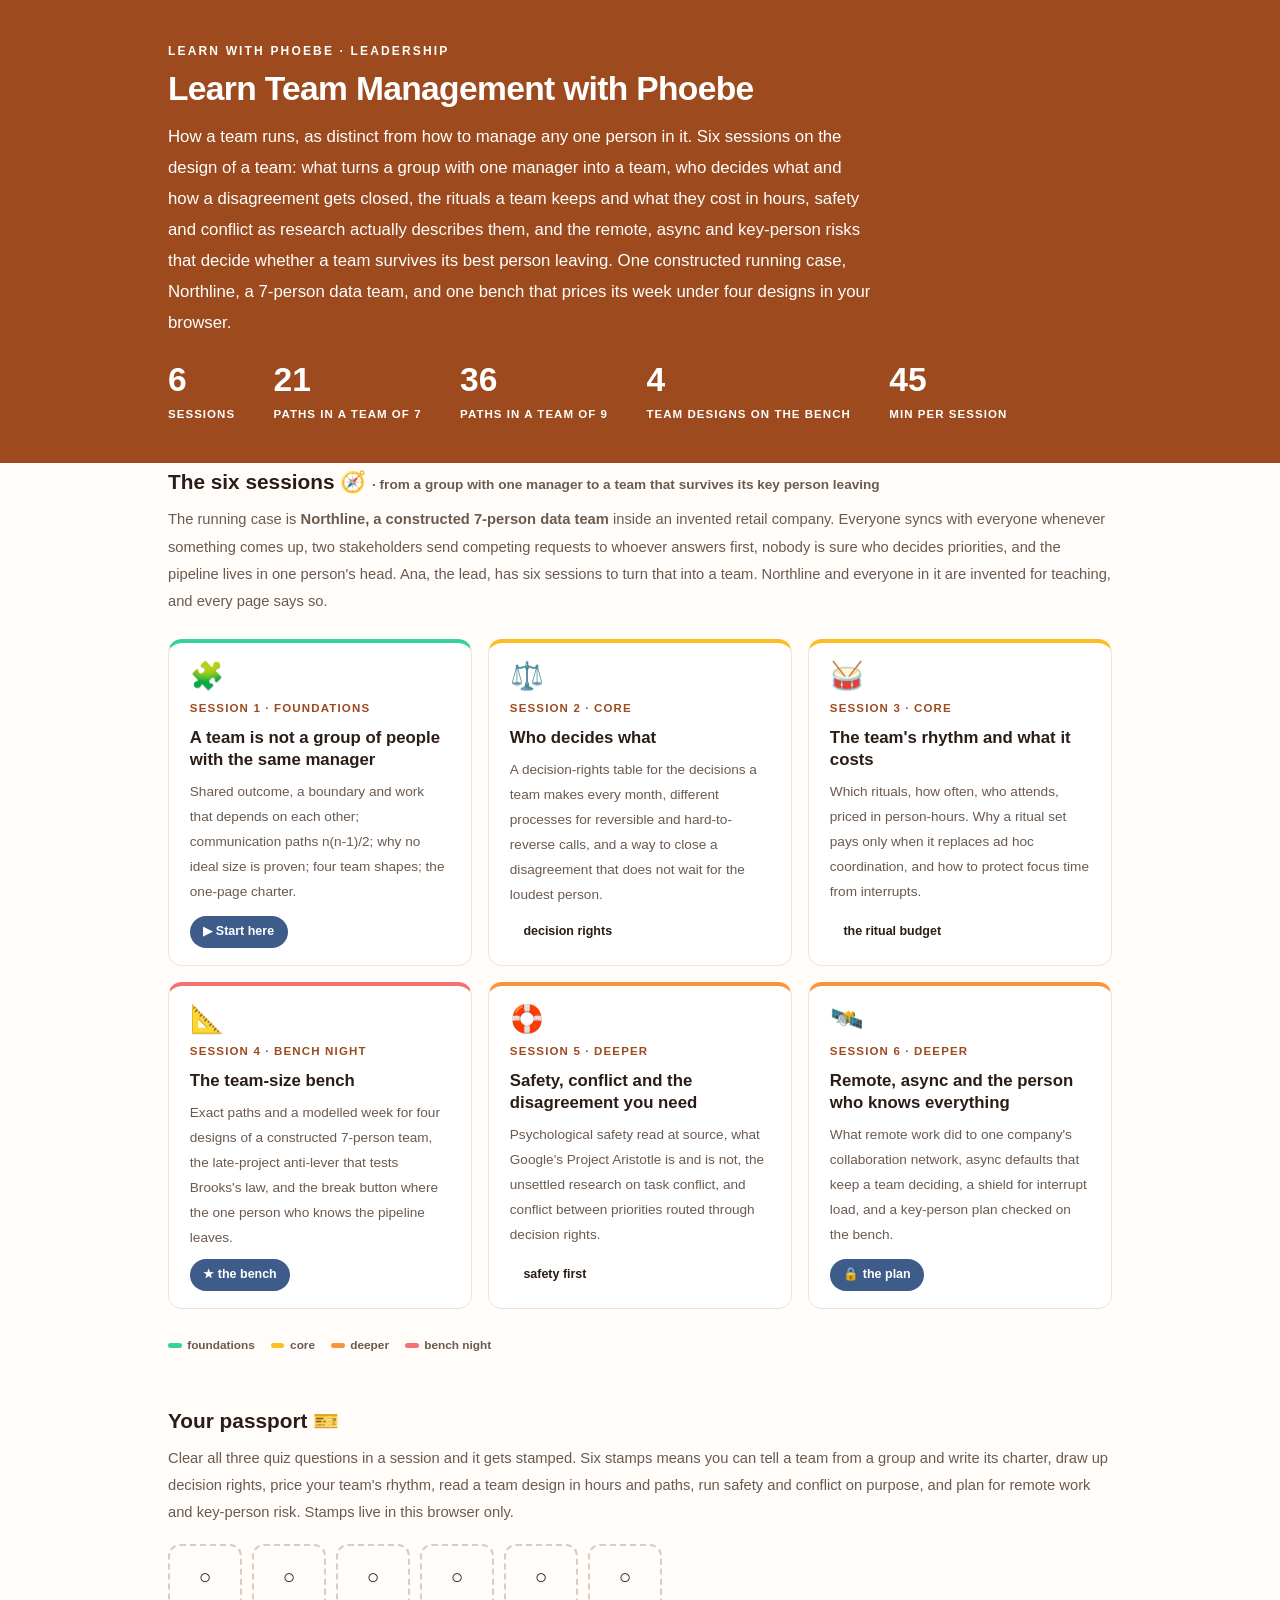
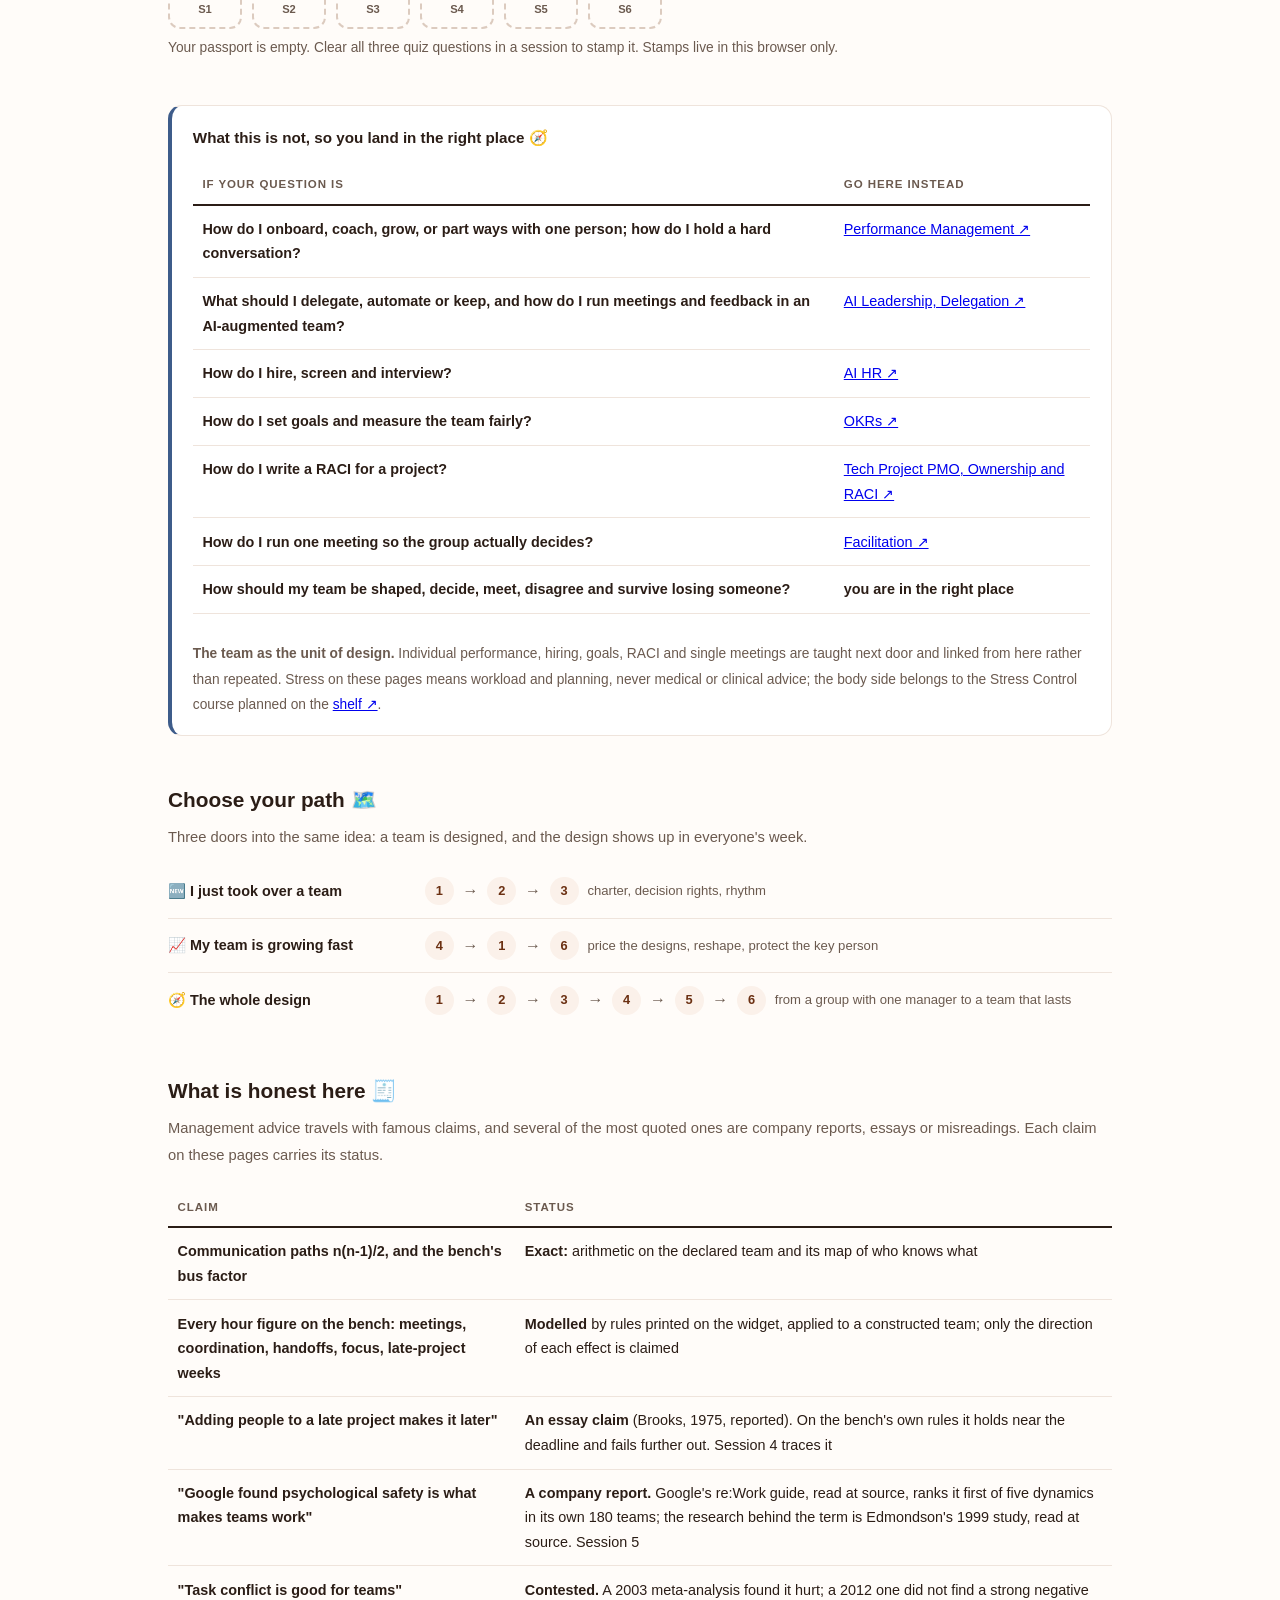
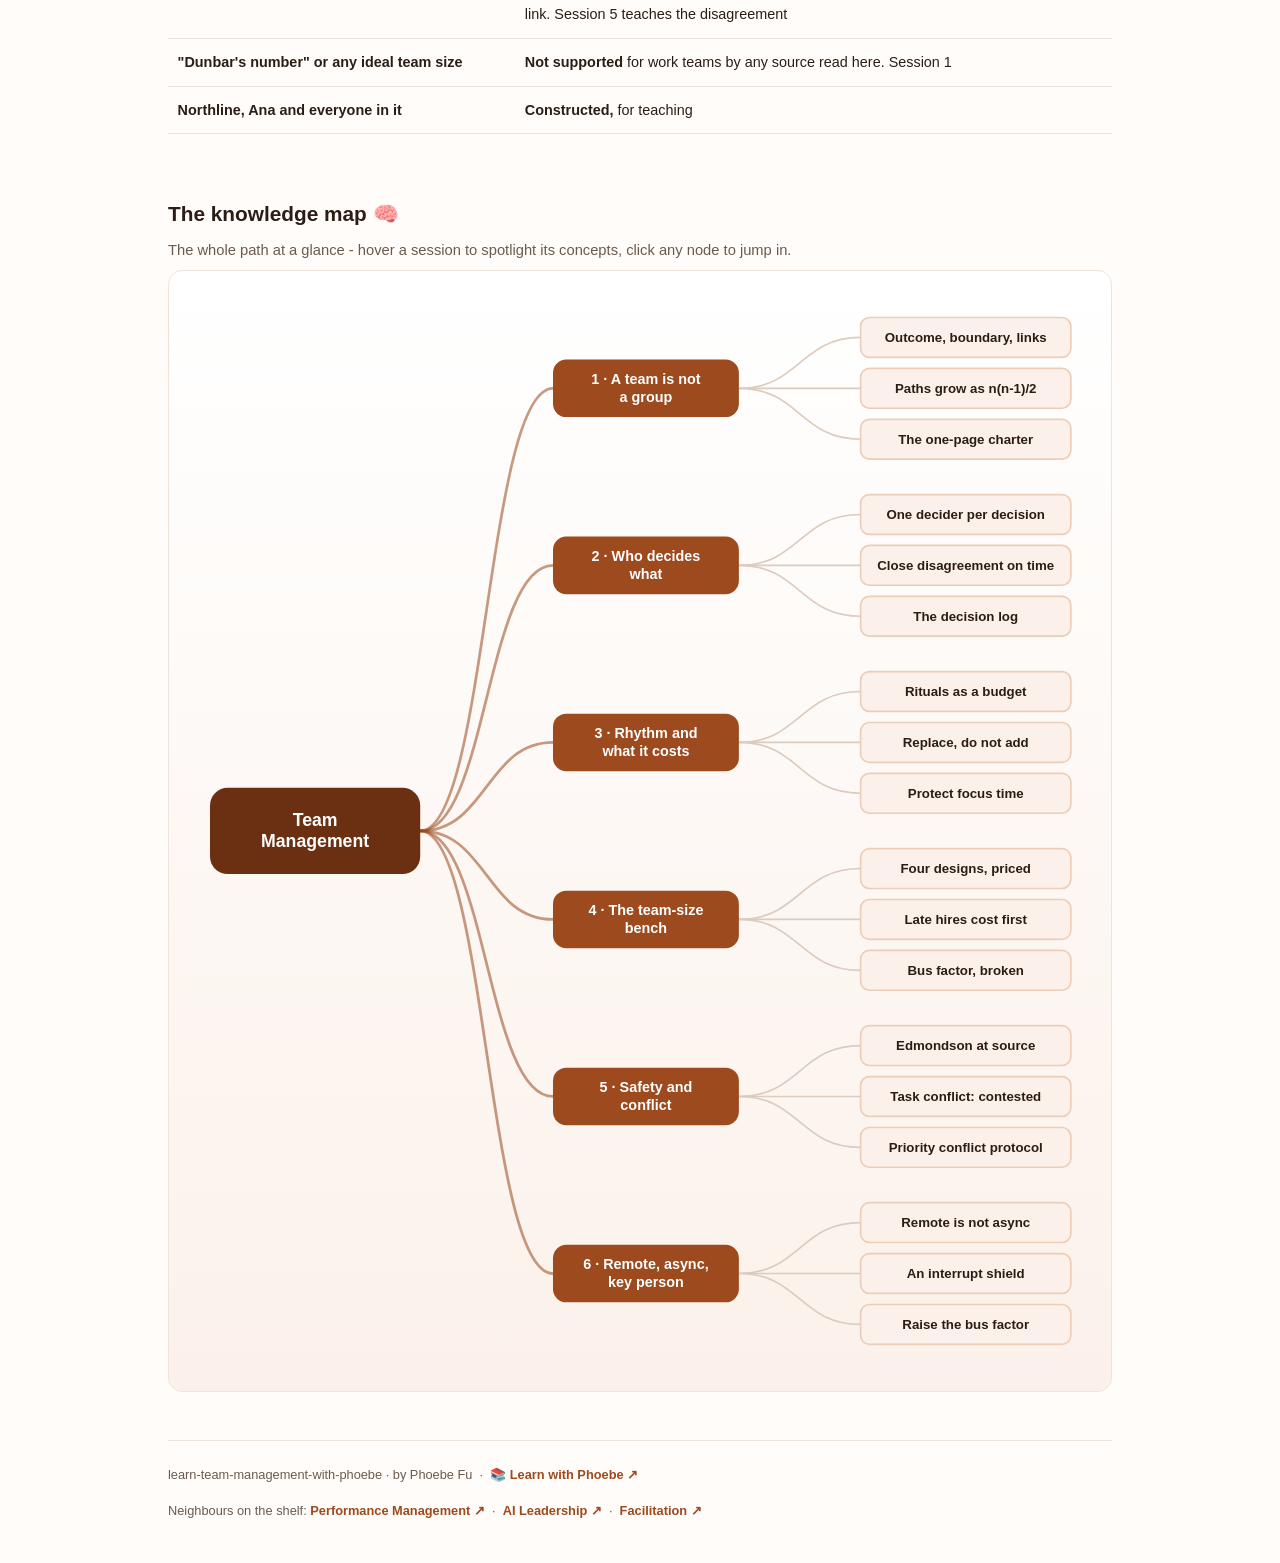
<file: index.html>
<!DOCTYPE html>
<html lang="en">
<head>
<meta charset="UTF-8">
<meta name="viewport" content="width=device-width, initial-scale=1.0">
<!-- social:start -->
<meta name="description" content="Six sessions on how a team runs: what makes a group a team, who decides what, the team's rhythm and what it costs, a team-size bench that prices a constructed data team's week under four designs, psychological safety and conflict read at source, and remote, async and key-person risk. Free, by Phoebe Fu.">
<meta property="og:type" content="website">
<meta property="og:site_name" content="Learn with Phoebe">
<meta property="og:title" content="Learn Team Management with Phoebe">
<meta property="og:description" content="How a team runs, not how to manage one person. Six sessions, one constructed 7-person data team, and a bench that prices every design's week in your browser.">
<meta property="og:url" content="https://phoebefu6.github.io/learn-team-management-with-phoebe/">
<meta property="og:image" content="https://phoebefu6.github.io/learn-team-management-with-phoebe/assets/og-cover.png">
<meta property="og:image:width" content="1200">
<meta property="og:image:height" content="630">
<meta name="twitter:card" content="summary_large_image">
<meta name="twitter:title" content="Learn Team Management with Phoebe">
<meta name="twitter:description" content="Paths, rituals, decision rights, safety and the bus factor: how a team runs, priced in your browser.">
<meta name="twitter:image" content="https://phoebefu6.github.io/learn-team-management-with-phoebe/assets/og-cover.png">
<!-- social:end -->
<title>Learn Team Management with Phoebe</title>
<link rel="stylesheet" href="assets/style.css?v=21">
<style>

  .stats-row { display: flex; gap: 2.4rem; margin-top: 1.5rem; flex-wrap: wrap; }
  .stat b { display: block; font-size: 2.1rem; font-weight: 800; line-height: 1.05; font-variant-numeric: tabular-nums; }
  .stat span { font-size: .72rem; opacity: 1; text-transform: uppercase; letter-spacing: .09em; font-weight: 600; }

  .course-grid { display: grid; grid-template-columns: repeat(auto-fit, minmax(17rem, 1fr)); gap: 1rem; margin-top: 1.5rem; }
  .course-card {
    border: 1px solid var(--hairline);
    border-top: 4px solid var(--diff, var(--indigo));
    border-radius: var(--radius);
    padding: 1.2rem 1.3rem 1.1rem;
    display: flex;
    flex-direction: column;
    gap: .5rem;
    text-decoration: none;
    color: var(--ink);
    background: #fff;
    transition: box-shadow .15s ease, border-color .15s ease, transform .15s ease;
    position: relative;
  }
  .course-card:hover { border-color: var(--indigo-soft); border-top-color: var(--diff, var(--indigo)); box-shadow: 0 8px 28px rgba(var(--shadow-rgb),.16); transform: translateY(-3px); }
  .course-card .cicon { font-size: 1.7rem; line-height: 1; }
  .course-card .cnum { font-size: .72rem; font-weight: 700; color: var(--indigo); text-transform: uppercase; letter-spacing: .1em; }
  .course-card h3 { font-size: 1.05rem; font-weight: 800; line-height: 1.3; }
  .course-card p { font-size: .85rem; color: var(--muted); flex: 1; }
  .course-card .meta { display: flex; gap: .4rem; flex-wrap: wrap; }

  .diff-legend { display: flex; gap: 1rem; margin-top: 1.6rem; font-size: .74rem; color: var(--muted); font-weight: 600; flex-wrap: wrap; }
  .diff-legend i { display: inline-block; width: .85rem; height: .35rem; border-radius: 999px; margin-right: .35rem; vertical-align: middle; }

  .paths { margin-top: 2.6rem; }
  .paths h2 { font-size: 1.3rem; font-weight: 800; margin-bottom: .3rem; }
  .paths .plede { color: var(--muted); font-size: .92rem; margin-bottom: .8rem; }
  .path { display: flex; gap: .55rem; align-items: center; padding: .75rem 0; border-bottom: .5px solid var(--hairline); flex-wrap: wrap; }
  .path:last-child { border-bottom: none; }
  .path b { min-width: 15.5rem; font-size: .9rem; }
  .path .pstep { background: var(--indigo-50); color: var(--indigo-deep); border-radius: 999px; padding: .16rem .68rem; font-weight: 700; font-size: .8rem; text-decoration: none; transition: all .12s ease; }
  .path .pstep:hover { background: var(--indigo); color: #fff; }
  .path .parr { color: var(--muted); font-weight: 700; }

  .mm-section { margin-top: 1.6rem; }
  .mm-section h2 { font-size: 1.3rem; font-weight: 800; margin-bottom: .2rem; }
  .mm-section .mm-lede { color: var(--muted); font-size: .92rem; margin-bottom: .4rem; }
  .mm-wrap { border: 1px solid var(--hairline); border-radius: var(--radius); background: linear-gradient(180deg,#fff,var(--indigo-50)); padding: .6rem; overflow-x: auto; }
  .mm-svg { width: 100%; height: auto; display: block; max-width: 60rem; margin: 0 auto; min-width: 34rem; }
  .mm-link { cursor: pointer; text-decoration: none; }
  .mm-node rect { transition: opacity .15s ease, filter .15s ease; }
  .mm-node text { pointer-events: none; }
  .mm-link:hover .mm-node rect { filter: brightness(1.06); }
  .mm-edge { transition: opacity .15s ease; }

  .not-this { border: 1px solid var(--hairline); border-left: 4px solid var(--clay); border-radius: var(--radius); background: #fff; padding: 1.1rem 1.3rem; margin-top: 1.2rem; }
  .not-this h3 { font-size: .95rem; font-weight: 800; margin-bottom: .5rem; }
</style>
</head>
<body>
<header class="masthead">
  <div class="wrap">
    <div class="eyebrow">Learn with Phoebe · Leadership</div>
    <h1>Learn <span class="accent">Team Management</span> with Phoebe</h1>
    <p class="sub">How a team runs, as distinct from how to manage any one person in it. Six sessions on the design of a team: what turns a group with one manager into a team, who decides what and how a disagreement gets closed, the rituals a team keeps and what they cost in hours, safety and conflict as research actually describes them, and the remote, async and key-person risks that decide whether a team survives its best person leaving. One constructed running case, Northline, a 7-person data team, and one bench that prices its week under four designs in your browser.</p>
    <div class="stats-row">
      <div class="stat"><b data-count="6">6</b><span>sessions</span></div>
      <div class="stat"><b data-count="21">21</b><span>paths in a team of 7</span></div>
      <div class="stat"><b data-count="36">36</b><span>paths in a team of 9</span></div>
      <div class="stat"><b data-count="4">4</b><span>team designs on the bench</span></div>
      <div class="stat"><b data-count="45">45</b><span>min per session</span></div>
    </div>
  </div>
</header>
<main class="wrap">
  <section class="section">
    <div class="paths" style="margin-top:0">
      <h2>The six sessions 🧭 <span style="font-size:.85rem;font-weight:600;color:var(--muted)">· from a group with one manager to a team that survives its key person leaving</span></h2>
      <p class="plede">The running case is <strong>Northline, a constructed 7-person data team</strong> inside an invented retail company. Everyone syncs with everyone whenever something comes up, two stakeholders send competing requests to whoever answers first, nobody is sure who decides priorities, and the pipeline lives in one person's head. Ana, the lead, has six sessions to turn that into a team. Northline and everyone in it are invented for teaching, and every page says so.</p>
    </div>
    <div class="course-grid">
      <a class="course-card" href="courses/01-a-team-not-a-group.html" style="--diff:#34D399">
        <span class="cicon">🧩</span>
        <span class="cnum">Session 1 · foundations</span>
        <h3>A team is not a group of people with the same manager</h3>
        <p>Shared outcome, a boundary and work that depends on each other; communication paths n(n-1)/2; why no ideal size is proven; four team shapes; the one-page charter.</p>
        <span class="meta"><span class="pill amber">▶ Start here</span></span>
      </a>
      <a class="course-card" href="courses/02-who-decides-what.html" style="--diff:#FBBF24">
        <span class="cicon">⚖️</span>
        <span class="cnum">Session 2 · core</span>
        <h3>Who decides what</h3>
        <p>A decision-rights table for the decisions a team makes every month, different processes for reversible and hard-to-reverse calls, and a way to close a disagreement that does not wait for the loudest person.</p>
        <span class="meta"><span class="pill">decision rights</span></span>
      </a>
      <a class="course-card" href="courses/03-rhythm-and-cost.html" style="--diff:#FBBF24">
        <span class="cicon">🥁</span>
        <span class="cnum">Session 3 · core</span>
        <h3>The team's rhythm and what it costs</h3>
        <p>Which rituals, how often, who attends, priced in person-hours. Why a ritual set pays only when it replaces ad hoc coordination, and how to protect focus time from interrupts.</p>
        <span class="meta"><span class="pill">the ritual budget</span></span>
      </a>
      <a class="course-card" href="courses/04-the-team-size-bench.html" style="--diff:#F87171">
        <span class="cicon">📐</span>
        <span class="cnum">Session 4 · bench night</span>
        <h3>The team-size bench</h3>
        <p>Exact paths and a modelled week for four designs of a constructed 7-person team, the late-project anti-lever that tests Brooks's law, and the break button where the one person who knows the pipeline leaves.</p>
        <span class="meta"><span class="pill amber">★ the bench</span></span>
      </a>
      <a class="course-card" href="courses/05-safety-and-conflict.html" style="--diff:#FB923C">
        <span class="cicon">🛟</span>
        <span class="cnum">Session 5 · deeper</span>
        <h3>Safety, conflict and the disagreement you need</h3>
        <p>Psychological safety read at source, what Google's Project Aristotle is and is not, the unsettled research on task conflict, and conflict between priorities routed through decision rights.</p>
        <span class="meta"><span class="pill">safety first</span></span>
      </a>
      <a class="course-card" href="courses/06-remote-async-key-person.html" style="--diff:#FB923C">
        <span class="cicon">🛰️</span>
        <span class="cnum">Session 6 · deeper</span>
        <h3>Remote, async and the person who knows everything</h3>
        <p>What remote work did to one company's collaboration network, async defaults that keep a team deciding, a shield for interrupt load, and a key-person plan checked on the bench.</p>
        <span class="meta"><span class="pill amber">🔒 the plan</span></span>
      </a>
    </div>
    <div class="diff-legend">
      <span><i style="background:#34D399"></i>foundations</span>
      <span><i style="background:#FBBF24"></i>core</span>
      <span><i style="background:#FB923C"></i>deeper</span>
      <span><i style="background:#F87171"></i>bench night</span>
    </div>
  </section>
  <section class="section">
    <div class="paths" style="margin-top:0">
      <h2>Your passport 🎫</h2>
      <p class="plede">Clear all three quiz questions in a session and it gets stamped. Six stamps means you can tell a team from a group and write its charter, draw up decision rights, price your team's rhythm, read a team design in hours and paths, run safety and conflict on purpose, and plan for remote work and key-person risk. Stamps live in this browser only.</p>
    </div>
    <div class="pp-strip"></div>
  </section>
  <section class="section">
    <div class="not-this">
      <h3>What this is not, so you land in the right place 🧭</h3>
      <table class="clean">
        <tr><th>If your question is</th><th>Go here instead</th></tr>
        <tr><td>How do I onboard, coach, grow, or part ways with one person; how do I hold a hard conversation?</td><td><a href="https://phoebefu6.github.io/learn-performance-management-with-phoebe/">Performance Management ↗</a></td></tr>
        <tr><td>What should I delegate, automate or keep, and how do I run meetings and feedback in an AI-augmented team?</td><td><a href="https://phoebefu6.github.io/learn-ai-leadership-with-phoebe/courses/b6-delegation.html">AI Leadership, Delegation ↗</a></td></tr>
        <tr><td>How do I hire, screen and interview?</td><td><a href="https://phoebefu6.github.io/learn-ai-hr-with-phoebe/">AI HR ↗</a></td></tr>
        <tr><td>How do I set goals and measure the team fairly?</td><td><a href="https://phoebefu6.github.io/learn-okr-with-phoebe/">OKRs ↗</a></td></tr>
        <tr><td>How do I write a RACI for a project?</td><td><a href="https://phoebefu6.github.io/learn-tech-project-pmo-with-phoebe/courses/05-ownership-and-raci.html">Tech Project PMO, Ownership and RACI ↗</a></td></tr>
        <tr><td>How do I run one meeting so the group actually decides?</td><td><a href="https://phoebefu6.github.io/learn-facilitation-with-phoebe/">Facilitation ↗</a></td></tr>
        <tr><td><strong>How should my team be shaped, decide, meet, disagree and survive losing someone?</strong></td><td><strong>you are in the right place</strong></td></tr>
      </table>
      <p style="margin-top:.7rem;font-size:.86rem;color:var(--muted)"><strong>The team as the unit of design.</strong> Individual performance, hiring, goals, RACI and single meetings are taught next door and linked from here rather than repeated. Stress on these pages means workload and planning, never medical or clinical advice; the body side belongs to the Stress Control course planned on the <a href="https://phoebefu6.github.io/learn-with-phoebe/">shelf ↗</a>.</p>
    </div>
  </section>
  <section class="section">
    <div class="paths">
      <h2>Choose your path 🗺️</h2>
      <p class="plede">Three doors into the same idea: a team is designed, and the design shows up in everyone's week.</p>
      <div class="path"><b>🆕 I just took over a team</b>
        <a class="pstep" href="courses/01-a-team-not-a-group.html">1</a><span class="parr">→</span>
        <a class="pstep" href="courses/02-who-decides-what.html">2</a><span class="parr">→</span>
        <a class="pstep" href="courses/03-rhythm-and-cost.html">3</a>
        <span style="font-size:.82rem;color:var(--muted)">charter, decision rights, rhythm</span>
      </div>
      <div class="path"><b>📈 My team is growing fast</b>
        <a class="pstep" href="courses/04-the-team-size-bench.html">4</a><span class="parr">→</span>
        <a class="pstep" href="courses/01-a-team-not-a-group.html">1</a><span class="parr">→</span>
        <a class="pstep" href="courses/06-remote-async-key-person.html">6</a>
        <span style="font-size:.82rem;color:var(--muted)">price the designs, reshape, protect the key person</span>
      </div>
      <div class="path"><b>🧭 The whole design</b>
        <a class="pstep" href="courses/01-a-team-not-a-group.html">1</a><span class="parr">→</span>
        <a class="pstep" href="courses/02-who-decides-what.html">2</a><span class="parr">→</span>
        <a class="pstep" href="courses/03-rhythm-and-cost.html">3</a><span class="parr">→</span>
        <a class="pstep" href="courses/04-the-team-size-bench.html">4</a><span class="parr">→</span>
        <a class="pstep" href="courses/05-safety-and-conflict.html">5</a><span class="parr">→</span>
        <a class="pstep" href="courses/06-remote-async-key-person.html">6</a>
        <span style="font-size:.82rem;color:var(--muted)">from a group with one manager to a team that lasts</span>
      </div>
    </div>
  </section>
  <section class="section">
    <div class="paths" style="margin-top:0">
      <h2>What is honest here 🧾</h2>
      <p class="plede">Management advice travels with famous claims, and several of the most quoted ones are company reports, essays or misreadings. Each claim on these pages carries its status.</p>
    </div>
    <table class="clean">
      <tr><th>Claim</th><th>Status</th></tr>
      <tr><td>Communication paths n(n-1)/2, and the bench's bus factor</td><td><strong>Exact:</strong> arithmetic on the declared team and its map of who knows what</td></tr>
      <tr><td>Every hour figure on the bench: meetings, coordination, handoffs, focus, late-project weeks</td><td><strong>Modelled</strong> by rules printed on the widget, applied to a constructed team; only the direction of each effect is claimed</td></tr>
      <tr><td>"Adding people to a late project makes it later"</td><td><strong>An essay claim</strong> (Brooks, 1975, reported). On the bench's own rules it holds near the deadline and fails further out. Session 4 traces it</td></tr>
      <tr><td>"Google found psychological safety is what makes teams work"</td><td><strong>A company report.</strong> Google's re:Work guide, read at source, ranks it first of five dynamics in its own 180 teams; the research behind the term is Edmondson's 1999 study, read at source. Session 5</td></tr>
      <tr><td>"Task conflict is good for teams"</td><td><strong>Contested.</strong> A 2003 meta-analysis found it hurt; a 2012 one did not find a strong negative link. Session 5 teaches the disagreement</td></tr>
      <tr><td>"Dunbar's number" or any ideal team size</td><td><strong>Not supported</strong> for work teams by any source read here. Session 1</td></tr>
      <tr><td>Northline, Ana and everyone in it</td><td><strong>Constructed,</strong> for teaching</td></tr>
    </table>
  </section>
  <section class="section mm-section">
    <h2>The knowledge map 🧠</h2>
    <p class="mm-lede">The whole path at a glance - hover a session to spotlight its concepts, click any node to jump in.</p>
    <div class="mm-wrap"><div id="mindmap"></div></div>
  </section>
  <footer class="pagefoot">
    <span>learn-team-management-with-phoebe · by Phoebe Fu &nbsp;·&nbsp; 📚 <a href="https://phoebefu6.github.io/learn-with-phoebe/">Learn with Phoebe ↗</a></span>
    <span>Neighbours on the shelf: <a href="https://phoebefu6.github.io/learn-performance-management-with-phoebe/">Performance Management ↗</a> &nbsp;·&nbsp; <a href="https://phoebefu6.github.io/learn-ai-leadership-with-phoebe/">AI Leadership ↗</a> &nbsp;·&nbsp; <a href="https://phoebefu6.github.io/learn-facilitation-with-phoebe/">Facilitation ↗</a></span>
  </footer>
</main>
<script>
window.MINDMAP_DATA = {
 "title": "Team\nManagement",
 "centerColor": "#6B3012",
 "sessions": [
  {
   "label": "A team is not\na group",
   "href": "courses/01-a-team-not-a-group.html",
   "color": "#34D399",
   "concepts": [
    {
     "label": "Outcome, boundary, links",
     "href": "courses/01-a-team-not-a-group.html"
    },
    {
     "label": "Paths grow as n(n-1)/2",
     "href": "courses/01-a-team-not-a-group.html"
    },
    {
     "label": "The one-page charter",
     "href": "courses/01-a-team-not-a-group.html"
    }
   ]
  },
  {
   "label": "Who decides\nwhat",
   "href": "courses/02-who-decides-what.html",
   "color": "#FBBF24",
   "concepts": [
    {
     "label": "One decider per decision",
     "href": "courses/02-who-decides-what.html"
    },
    {
     "label": "Close disagreement on time",
     "href": "courses/02-who-decides-what.html"
    },
    {
     "label": "The decision log",
     "href": "courses/02-who-decides-what.html"
    }
   ]
  },
  {
   "label": "Rhythm and\nwhat it costs",
   "href": "courses/03-rhythm-and-cost.html",
   "color": "#FBBF24",
   "concepts": [
    {
     "label": "Rituals as a budget",
     "href": "courses/03-rhythm-and-cost.html"
    },
    {
     "label": "Replace, do not add",
     "href": "courses/03-rhythm-and-cost.html"
    },
    {
     "label": "Protect focus time",
     "href": "courses/03-rhythm-and-cost.html"
    }
   ]
  },
  {
   "label": "The team-size\nbench",
   "href": "courses/04-the-team-size-bench.html",
   "color": "#F87171",
   "concepts": [
    {
     "label": "Four designs, priced",
     "href": "courses/04-the-team-size-bench.html"
    },
    {
     "label": "Late hires cost first",
     "href": "courses/04-the-team-size-bench.html"
    },
    {
     "label": "Bus factor, broken",
     "href": "courses/04-the-team-size-bench.html"
    }
   ]
  },
  {
   "label": "Safety and\nconflict",
   "href": "courses/05-safety-and-conflict.html",
   "color": "#FB923C",
   "concepts": [
    {
     "label": "Edmondson at source",
     "href": "courses/05-safety-and-conflict.html"
    },
    {
     "label": "Task conflict: contested",
     "href": "courses/05-safety-and-conflict.html"
    },
    {
     "label": "Priority conflict protocol",
     "href": "courses/05-safety-and-conflict.html"
    }
   ]
  },
  {
   "label": "Remote, async,\nkey person",
   "href": "courses/06-remote-async-key-person.html",
   "color": "#FB923C",
   "concepts": [
    {
     "label": "Remote is not async",
     "href": "courses/06-remote-async-key-person.html"
    },
    {
     "label": "An interrupt shield",
     "href": "courses/06-remote-async-key-person.html"
    },
    {
     "label": "Raise the bus factor",
     "href": "courses/06-remote-async-key-person.html"
    }
   ]
  }
 ]
};
</script>
<script src="assets/mindmap.js?v=1"></script>
<script src="assets/app.js?v=18"></script>
</body>
</html>
</file>
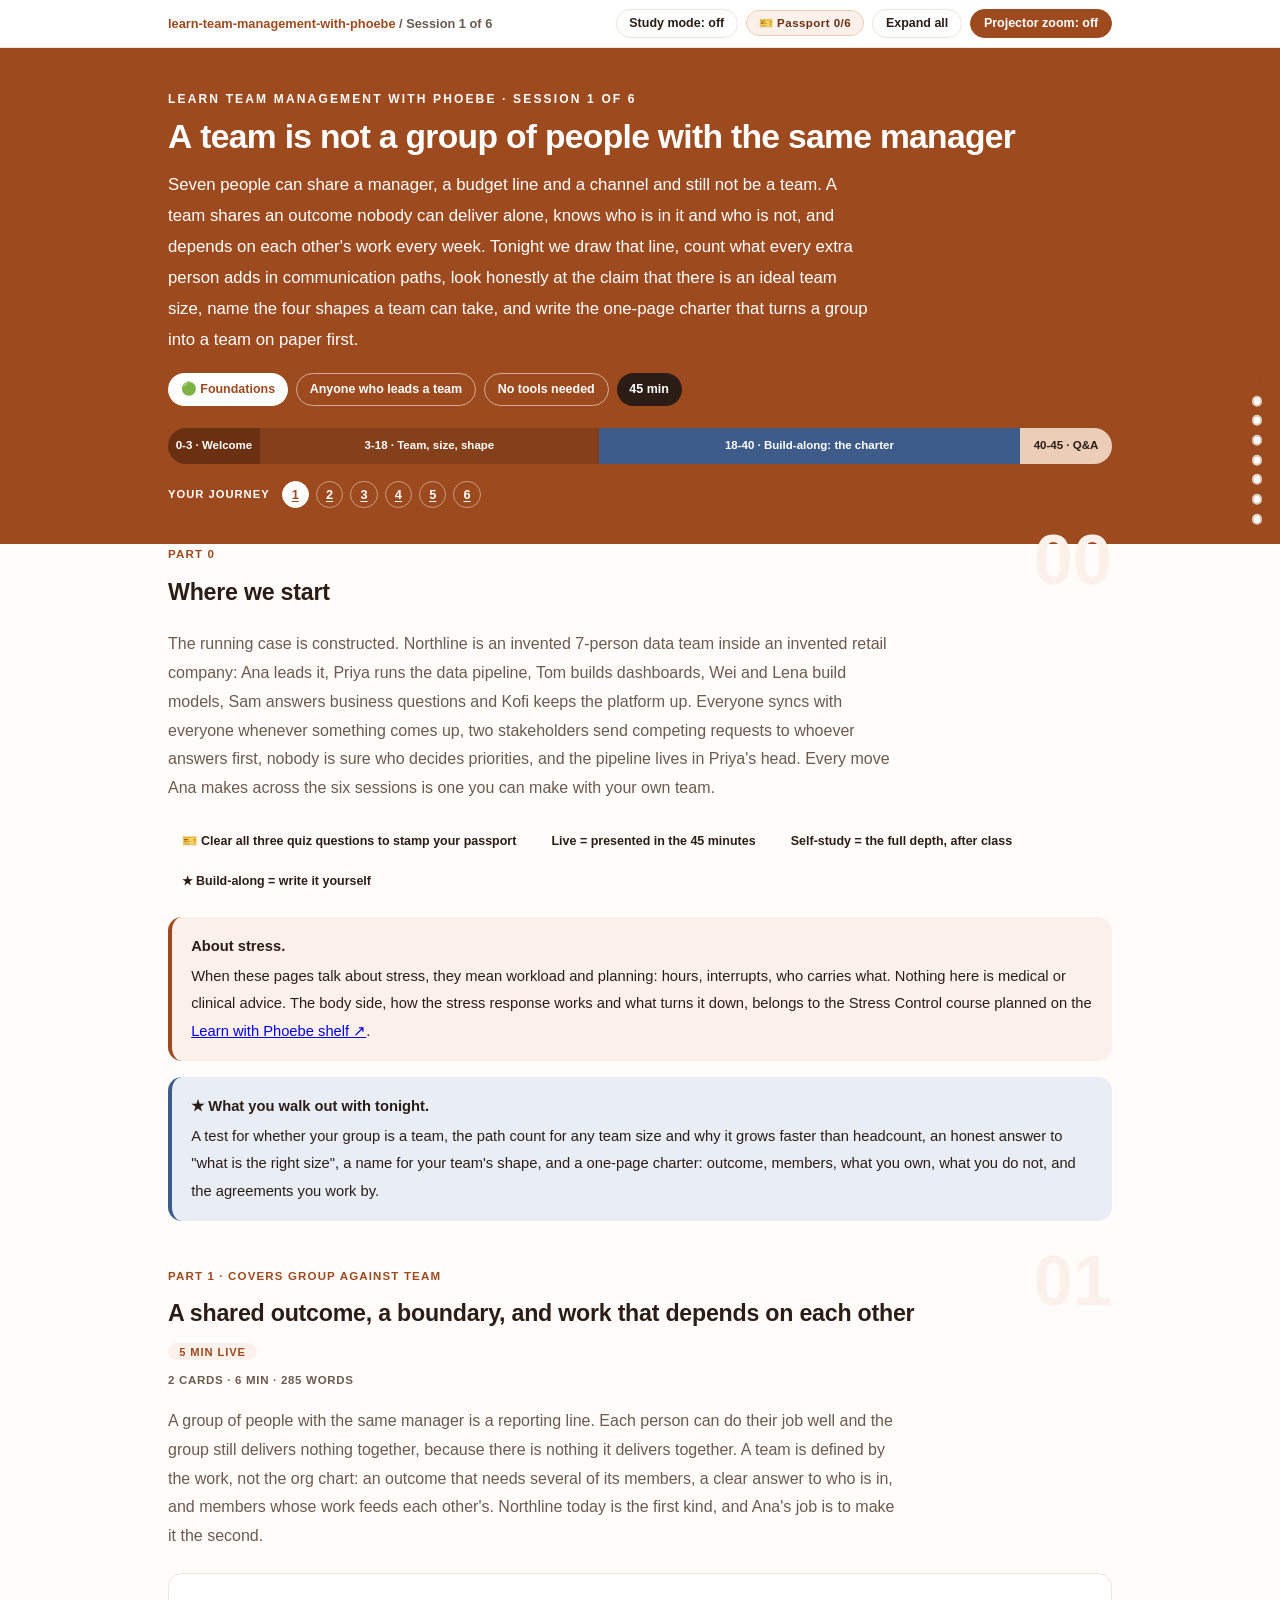
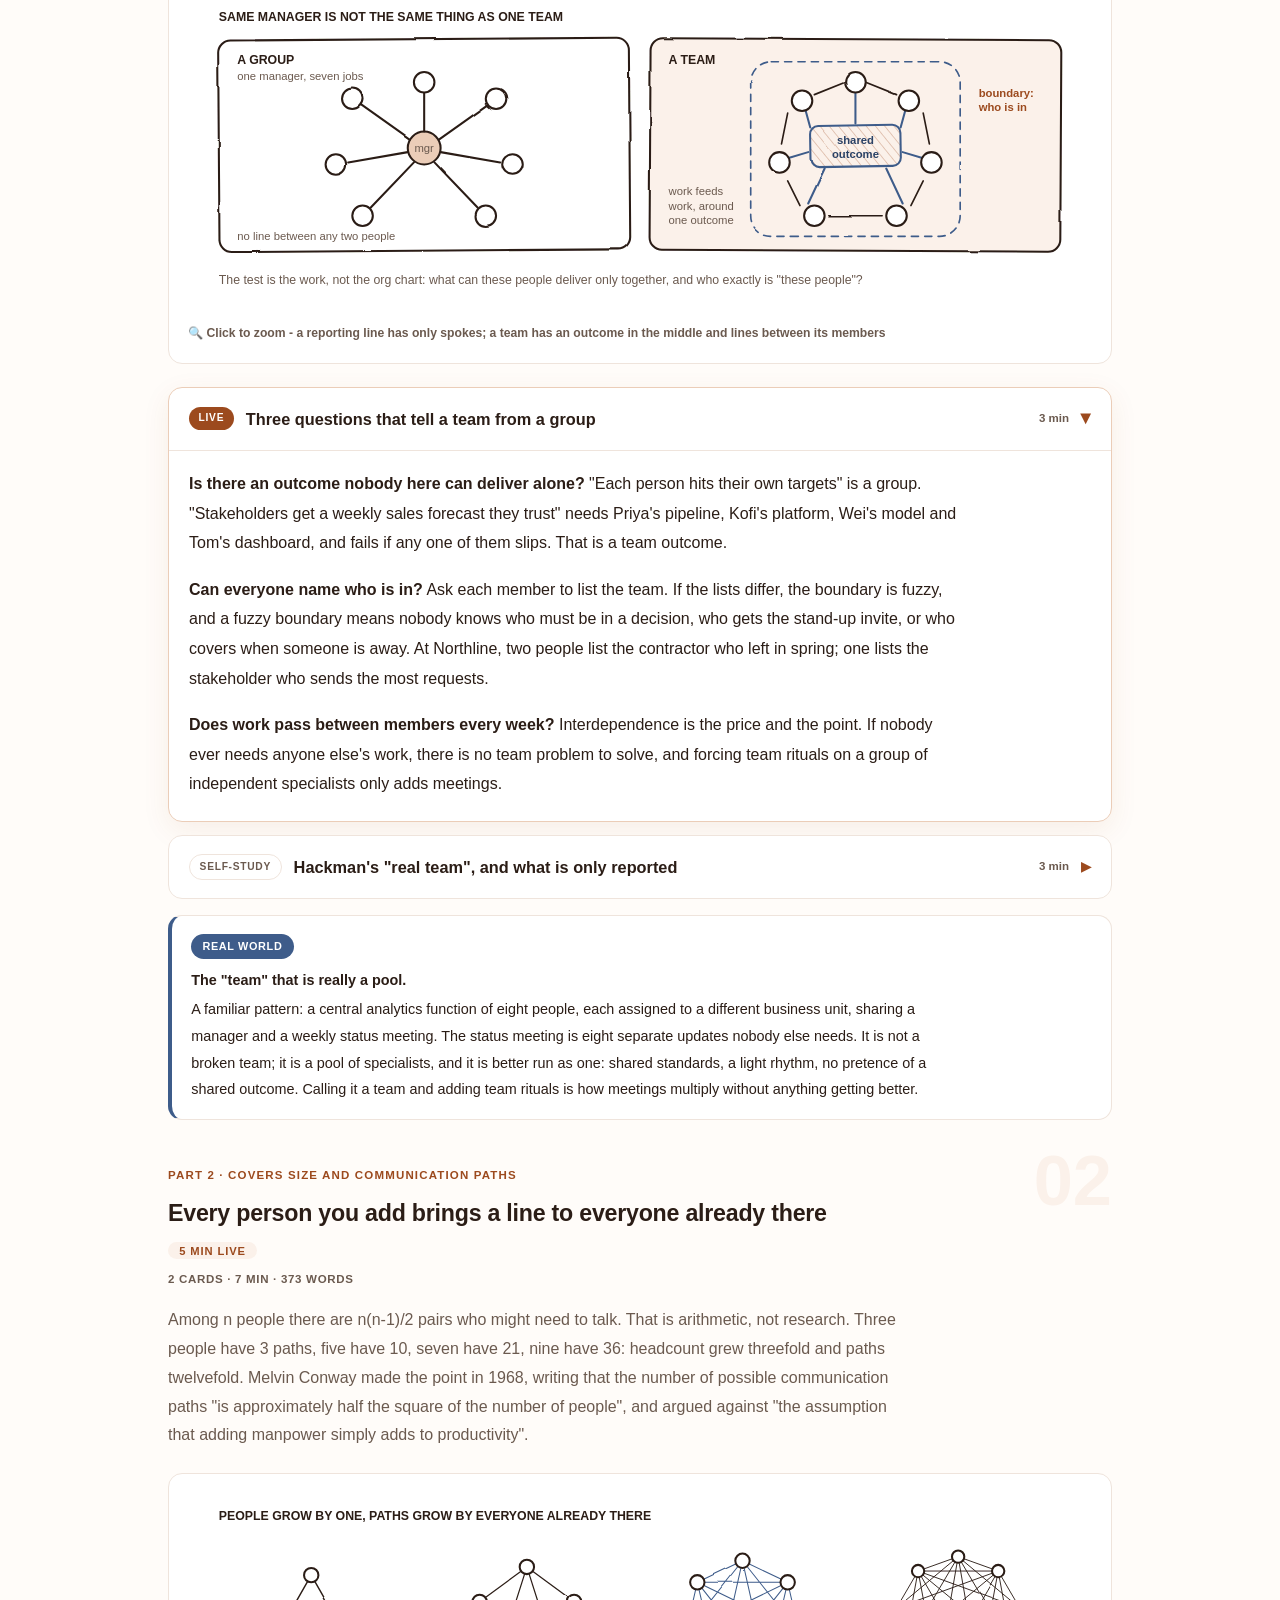
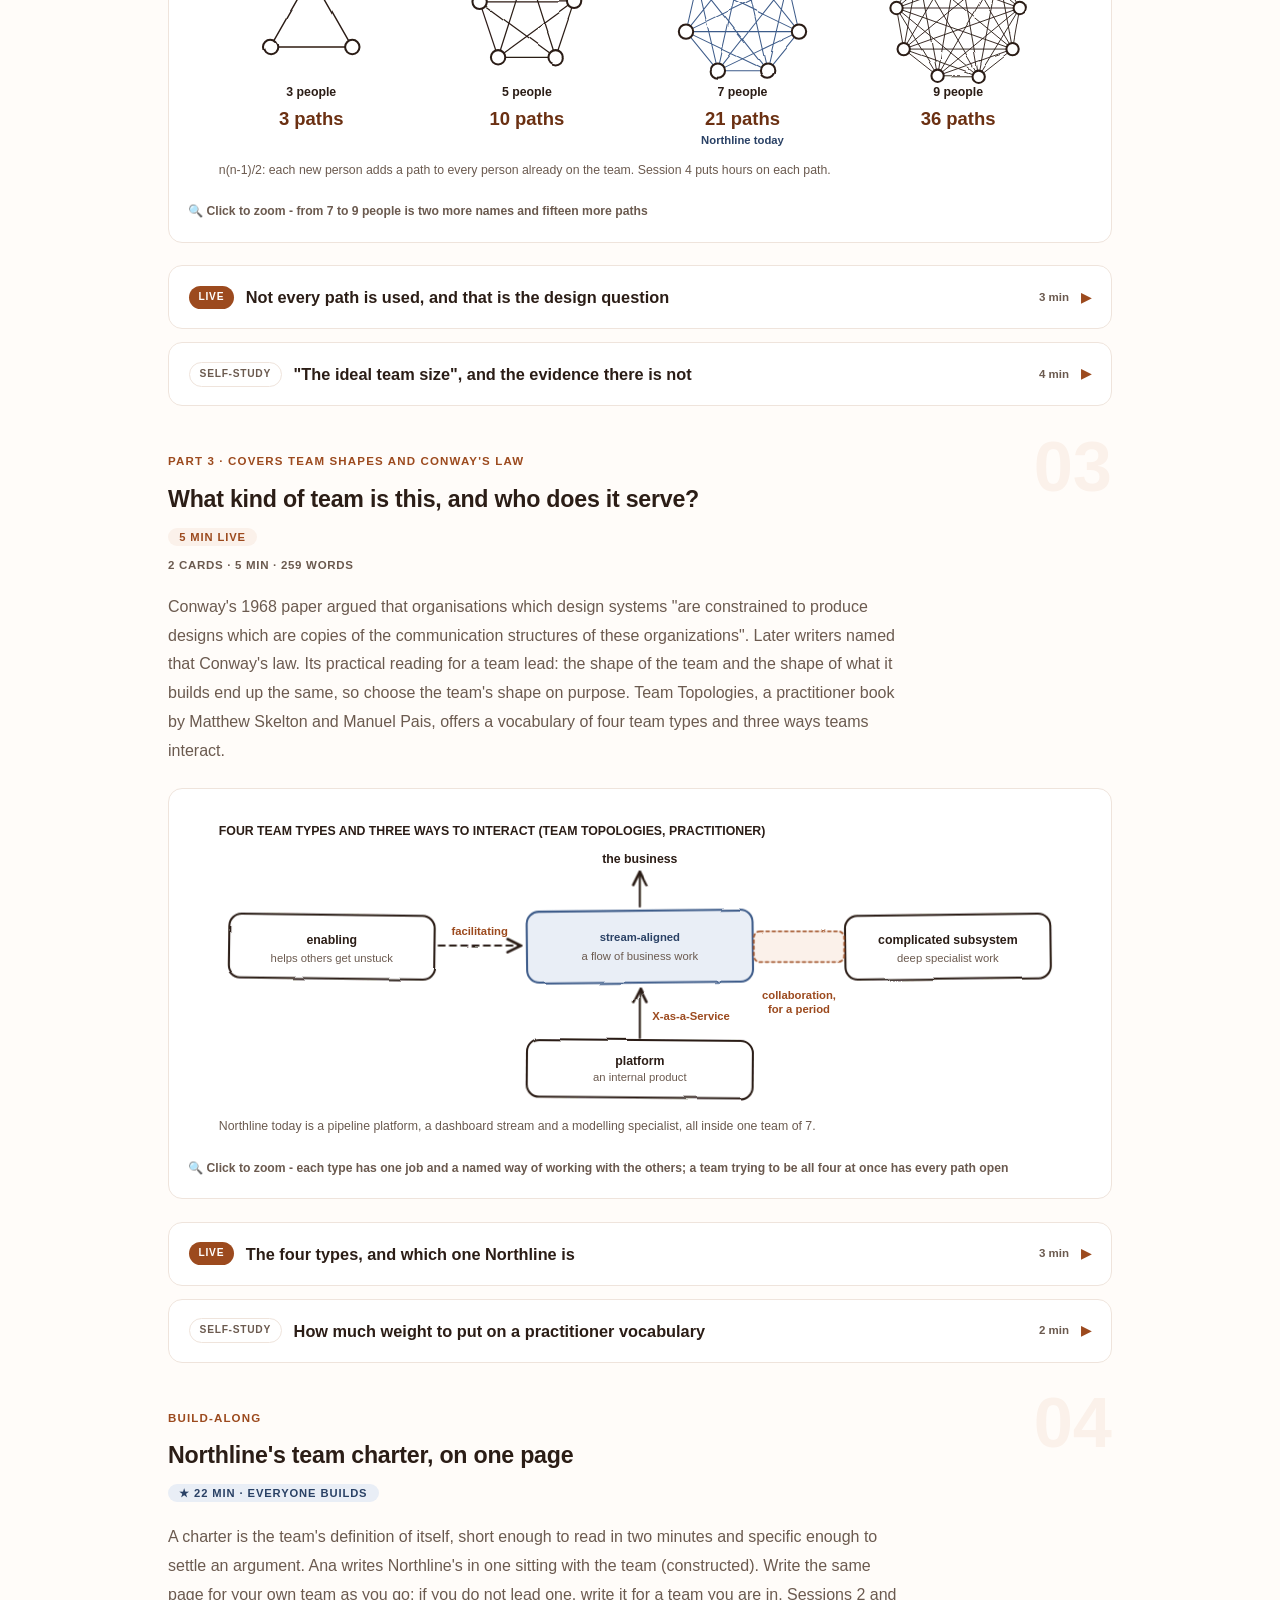
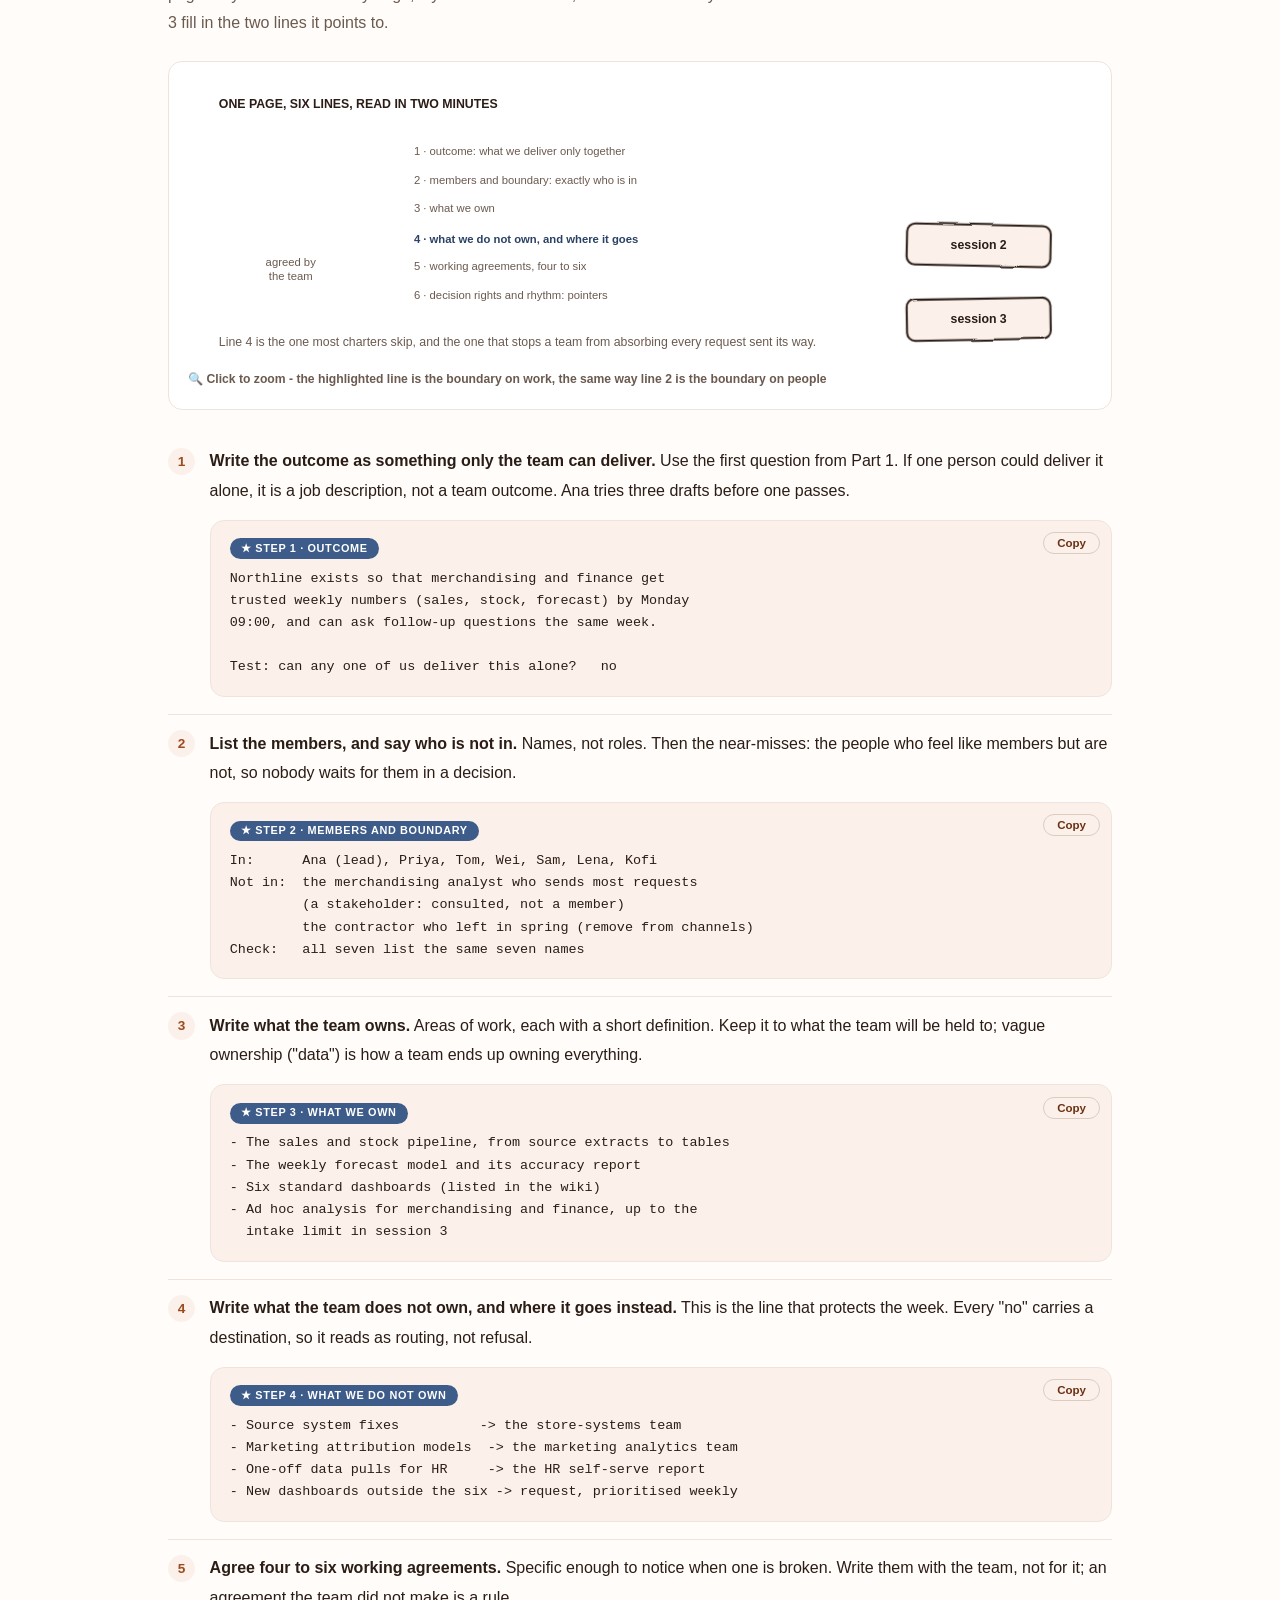
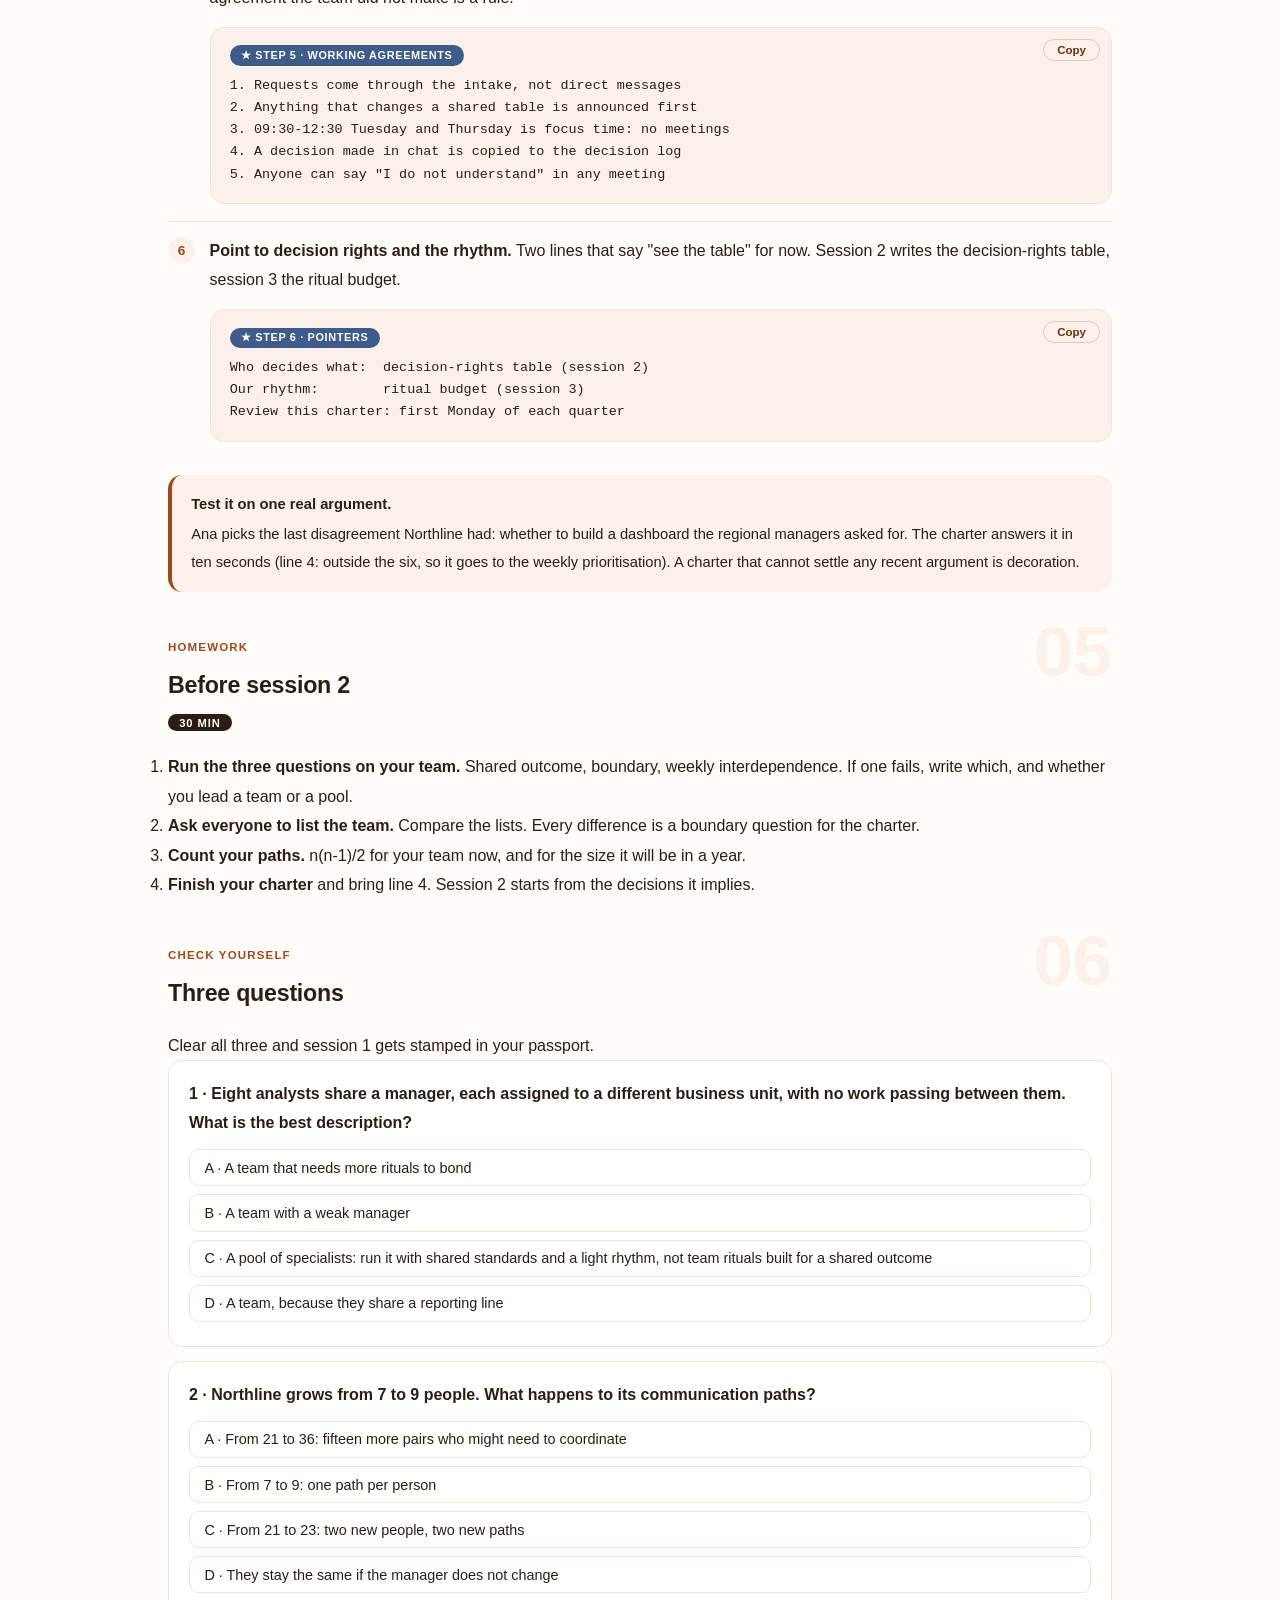
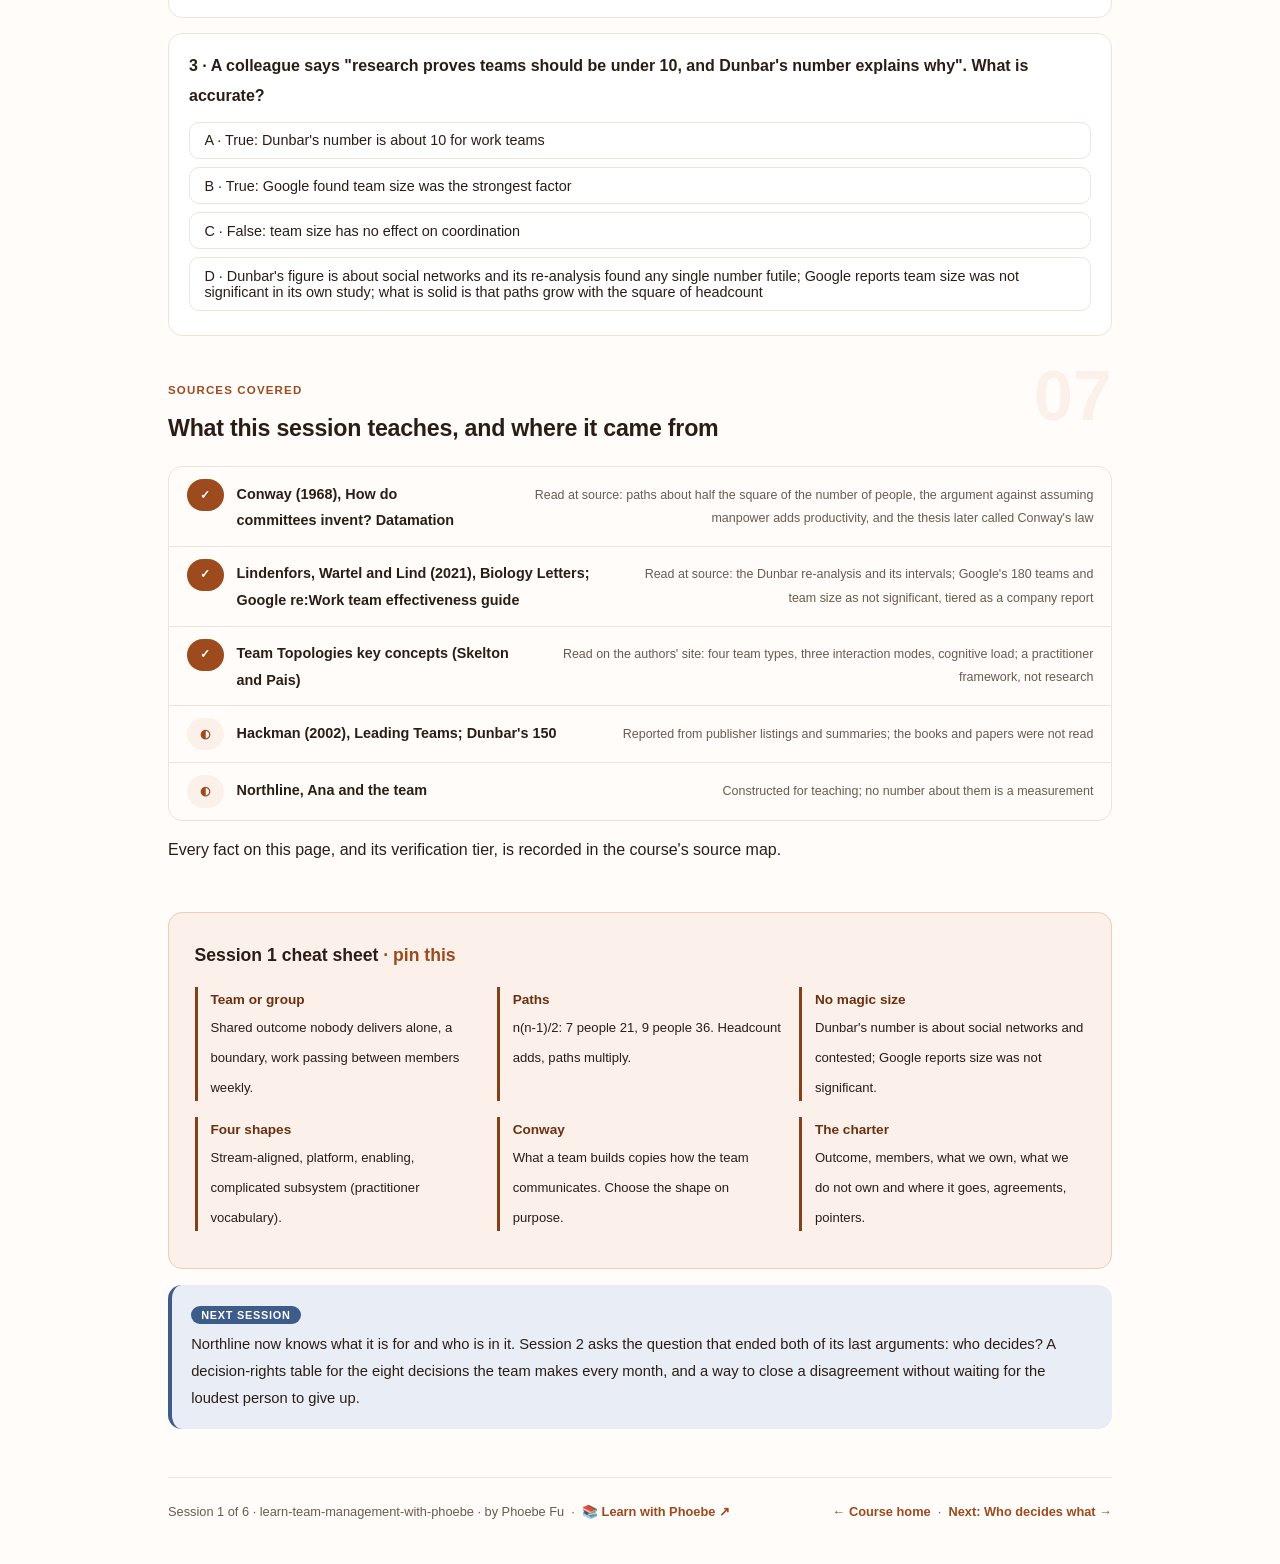
<file: courses/01-a-team-not-a-group.html>
<!DOCTYPE html>
<html lang="en">
<head>
<meta charset="UTF-8">
<meta name="viewport" content="width=device-width, initial-scale=1.0">
<!-- social:start -->
<meta name="description" content="Session 1 of 6. A team is a few people who share an outcome and depend on each other's work, not everyone who reports to one manager. Shared outcome and boundary, communication paths n(n-1)/2, why no one has proved an ideal team size, Team Topologies' four team types, Conway's law, and a one-page team charter.">
<meta property="og:type" content="article">
<meta property="og:site_name" content="Learn with Phoebe">
<meta property="og:title" content="A team is not a group of people with the same manager - learn team management with phoebe">
<meta property="og:description" content="Session 1 of 6. Shared outcome, a boundary, the paths that grow with every person, and a charter on one page.">
<meta property="og:url" content="https://phoebefu6.github.io/learn-team-management-with-phoebe/courses/01-a-team-not-a-group.html">
<meta property="og:image" content="https://phoebefu6.github.io/learn-team-management-with-phoebe/assets/og-cover.png">
<meta property="og:image:width" content="1200">
<meta property="og:image:height" content="630">
<meta name="twitter:card" content="summary_large_image">
<meta name="twitter:title" content="A team is not a group of people with the same manager - learn team management with phoebe">
<meta name="twitter:description" content="Session 1 of 6. What makes a team, how size multiplies the paths, and the charter.">
<meta name="twitter:image" content="https://phoebefu6.github.io/learn-team-management-with-phoebe/assets/og-cover.png">
<!-- social:end -->
<title>Session 1 · A team is not a group of people with the same manager - learn team management with phoebe</title>
<link rel="stylesheet" href="../assets/style.css?v=20">
</head>
<body>

<div class="toolbar">
  <div class="wrap">
    <span class="crumb"><a href="../index.html">learn-team-management-with-phoebe</a> / Session 1 of 6</span>
    <button class="btn" id="toggle-all" type="button">Expand all</button>
    <button class="btn primary" id="zoom-toggle" type="button">Projector zoom: off</button>
  </div>
</div>

<header class="masthead">
  <div class="wrap">
    <div class="eyebrow">Learn Team Management with Phoebe · Session 1 of 6</div>
    <h1>A <span class="accent">team</span> is not a group of people with the same manager</h1>
    <p class="sub">Seven people can share a manager, a budget line and a channel and still not be a team. A team shares an outcome nobody can deliver alone, knows who is in it and who is not, and depends on each other's work every week. Tonight we draw that line, count what every extra person adds in communication paths, look honestly at the claim that there is an ideal team size, name the four shapes a team can take, and write the one-page charter that turns a group into a team on paper first.</p>
    <div class="chip-row">
      <span class="chip level">🟢 Foundations</span>
      <span class="chip audience">Anyone who leads a team</span>
      <span class="chip audience">No tools needed</span>
      <span class="chip time">45 min</span>
    </div>
    <div class="agenda">
      <span class="a1" style="flex:1">0-3 · Welcome</span>
      <span class="a2" style="flex:4">3-18 · Team, size, shape</span>
      <span class="a3" style="flex:5">18-40 · Build-along: the charter</span>
      <span class="a4" style="flex:1">40-45 · Q&amp;A</span>
    </div>
  </div>
</header>

<main class="wrap">

  <section class="section" id="intro">
    <div class="section-kicker">
      <span class="klabel">Part 0</span>
      <h2>Where we start</h2>
    </div>
    <p class="lede">The running case is constructed. Northline is an invented 7-person data team inside an invented retail company: Ana leads it, Priya runs the data pipeline, Tom builds dashboards, Wei and Lena build models, Sam answers business questions and Kofi keeps the platform up. Everyone syncs with everyone whenever something comes up, two stakeholders send competing requests to whoever answers first, nobody is sure who decides priorities, and the pipeline lives in Priya's head. Every move Ana makes across the six sessions is one you can make with your own team.</p>

    <div class="legend">
      <span class="pill">🎫 Clear all three quiz questions to stamp your passport</span>
      <span class="pill">Live = presented in the 45 minutes</span>
      <span class="pill">Self-study = the full depth, after class</span>
      <span class="pill">★ Build-along = write it yourself</span>
    </div>

    <div class="callout tip">
      <p><strong>About stress.</strong> When these pages talk about stress, they mean workload and planning: hours, interrupts, who carries what. Nothing here is medical or clinical advice. The body side, how the stress response works and what turns it down, belongs to the Stress Control course planned on the <a href="https://phoebefu6.github.io/learn-with-phoebe/">Learn with Phoebe shelf ↗</a>.</p>
    </div>

    <div class="callout win">
      <p><strong>★ What you walk out with tonight.</strong> A test for whether your group is a team, the path count for any team size and why it grows faster than headcount, an honest answer to "what is the right size", a name for your team's shape, and a one-page charter: outcome, members, what you own, what you do not, and the agreements you work by.</p>
    </div>
  </section>

  <section class="section" id="part-1">
    <div class="section-kicker">
      <span class="klabel">Part 1 · covers group against team</span>
      <h2>A shared outcome, a boundary, and work that depends on each other</h2>
      <span class="tag concept">5 min live</span>
    </div>
    <p class="lede">A group of people with the same manager is a reporting line. Each person can do their job well and the group still delivers nothing together, because there is nothing it delivers together. A team is defined by the work, not the org chart: an outcome that needs several of its members, a clear answer to who is in, and members whose work feeds each other's. Northline today is the first kind, and Ana's job is to make it the second.</p>

    <figure class="zoomable">
      <svg viewBox="0 0 880 310" xmlns="http://www.w3.org/2000/svg" role="img" aria-label="Two panels. Left, a group: one manager in the centre with seven spokes to seven people, each doing separate work, and no lines between the people. Right, a team: seven people around one shared outcome box, with lines between the people whose work feeds each other, and a dashed boundary around them all.">
        <defs>
          <filter id="t1aSk" x="-3%" y="-3%" width="106%" height="106%"><feTurbulence type="fractalNoise" baseFrequency="0.02" numOctaves="2" seed="11" result="n"/><feDisplacementMap in="SourceGraphic" in2="n" scale="2.4" xChannelSelector="R" yChannelSelector="G"/></filter>
          <pattern id="t1aHc" patternUnits="userSpaceOnUse" width="7" height="7" patternTransform="rotate(-38)"><line x1="0" y1="0" x2="0" y2="7" stroke="#9C4A1E" stroke-width="1" opacity=".5"/></pattern>
        </defs>
        <style>
          .t1aH { font: 800 12px Inter, sans-serif; fill: #2B1D16; }
          .t1aL { font: 600 12px Inter, sans-serif; fill: #2B1D16; }
          .t1aS { font: 400 11px Inter, sans-serif; fill: #6B5A4F; }
          .t1aB { font: 800 11px Inter, sans-serif; fill: #2A4165; }
          .t1aA { font: 700 11px Inter, sans-serif; fill: #9C4A1E; }
          .t1aN { font: 400 12px Inter, sans-serif; fill: #6B5A4F; }
        </style>

        <text class="t1aH" x="30" y="26">SAME MANAGER IS NOT THE SAME THING AS ONE TEAM</text>

        <g filter="url(#t1aSk)" fill="none" stroke="#2B1D16" stroke-width="2" stroke-linecap="round" stroke-linejoin="round">
          <rect x="30" y="44" width="400" height="206" rx="12" transform="rotate(-0.4 230 147)" fill="#FFFFFF"/>
          <rect x="450" y="44" width="400" height="206" rx="12" transform="rotate(0.3 650 147)" fill="#FBF1EA"/>
          <circle cx="230" cy="150" r="16" fill="#EBCDB8"/>
          <path d="M230 134 L230 96 M244 142 L292 108 M246 154 L304 164 M240 164 L282 208 M220 164 L178 208 M214 154 L156 164 M216 142 L168 108"/>
          <circle cx="230" cy="86" r="10" fill="#FFFFFF"/>
          <circle cx="300" cy="102" r="10" fill="#FFFFFF"/>
          <circle cx="316" cy="166" r="10" fill="#FFFFFF"/>
          <circle cx="290" cy="216" r="10" fill="#FFFFFF"/>
          <circle cx="170" cy="216" r="10" fill="#FFFFFF"/>
          <circle cx="144" cy="166" r="10" fill="#FFFFFF"/>
          <circle cx="160" cy="102" r="10" fill="#FFFFFF"/>
          <rect x="606" y="128" width="88" height="40" rx="8" transform="rotate(-1 650 148)" fill="url(#t1aHc)" stroke="#3E5C8A"/>
          <path d="M650 96 L650 126 M700 108 L694 130 M716 160 L696 154 M696 204 L680 170 M604 204 L620 170 M584 160 L604 154 M600 108 L606 130" stroke="#3E5C8A"/>
          <path d="M660 86 L690 98 M716 116 L722 146 M716 182 L704 206 M676 216 L624 216 M596 206 L584 182 M578 146 L584 116 M610 98 L640 86" stroke-width="1.6"/>
          <circle cx="650" cy="86" r="10" fill="#FFFFFF"/>
          <circle cx="702" cy="104" r="10" fill="#FFFFFF"/>
          <circle cx="724" cy="164" r="10" fill="#FFFFFF"/>
          <circle cx="690" cy="216" r="10" fill="#FFFFFF"/>
          <circle cx="610" cy="216" r="10" fill="#FFFFFF"/>
          <circle cx="576" cy="164" r="10" fill="#FFFFFF"/>
          <circle cx="598" cy="104" r="10" fill="#FFFFFF"/>
          <rect x="548" y="66" width="204" height="170" rx="20" stroke="#3E5C8A" stroke-dasharray="7 6" stroke-width="1.6"/>
        </g>

        <text class="t1aL" x="48" y="68">A GROUP</text>
        <text class="t1aS" x="48" y="84">one manager, seven jobs</text>
        <text class="t1aS" x="230" y="154" text-anchor="middle">mgr</text>
        <text class="t1aS" x="48" y="240">no line between any two people</text>
        <text class="t1aL" x="468" y="68">A TEAM</text>
        <text class="t1aB" x="650" y="146" text-anchor="middle">shared</text>
        <text class="t1aB" x="650" y="160" text-anchor="middle">outcome</text>
        <text class="t1aA" x="770" y="100">boundary:</text>
        <text class="t1aA" x="770" y="114">who is in</text>
        <text class="t1aS" x="468" y="196">work feeds</text>
        <text class="t1aS" x="468" y="210">work, around</text>
        <text class="t1aS" x="468" y="224">one outcome</text>

        <text class="t1aN" x="30" y="282">The test is the work, not the org chart: what can these people deliver only together, and who exactly is "these people"?</text>
      </svg>
      <figcaption>🔍 Click to zoom - a reporting line has only spokes; a team has an outcome in the middle and lines between its members</figcaption>
    </figure>

    <details class="card" open>
      <summary><span class="mode live">Live</span>Three questions that tell a team from a group<span class="mini">3 min</span><span class="caret">▶</span></summary>
      <div class="body">
        <p><strong>Is there an outcome nobody here can deliver alone?</strong> "Each person hits their own targets" is a group. "Stakeholders get a weekly sales forecast they trust" needs Priya's pipeline, Kofi's platform, Wei's model and Tom's dashboard, and fails if any one of them slips. That is a team outcome.</p>
        <p><strong>Can everyone name who is in?</strong> Ask each member to list the team. If the lists differ, the boundary is fuzzy, and a fuzzy boundary means nobody knows who must be in a decision, who gets the stand-up invite, or who covers when someone is away. At Northline, two people list the contractor who left in spring; one lists the stakeholder who sends the most requests.</p>
        <p><strong>Does work pass between members every week?</strong> Interdependence is the price and the point. If nobody ever needs anyone else's work, there is no team problem to solve, and forcing team rituals on a group of independent specialists only adds meetings.</p>
      </div>
    </details>

    <details class="card">
      <summary><span class="mode self">Self-study</span>Hackman's "real team", and what is only reported<span class="mini">3 min</span><span class="caret">▶</span></summary>
      <div class="body">
        <p>J. Richard Hackman's <em>Leading Teams</em> (2002) built its argument on five conditions for team effectiveness: a real team, a compelling direction, an enabling structure, a supportive organisational context, and competent coaching. The first, a real team, is described in summaries as clear boundaries, interdependence among members and some stability of membership. That matches the three questions above. The book itself was not read for these pages, so the list is reported from publisher listings and summaries, and no team-size number attributed to Hackman is repeated here.</p>
        <p>The useful part for a team lead is the ordering. Hackman's conditions are mostly about the design of the team, settled before any coaching happens. Coaching individual people is a different craft, taught in <a href="https://phoebefu6.github.io/learn-performance-management-with-phoebe/">Performance Management ↗</a>; these pages stay with the design.</p>
      </div>
    </details>

    <div class="callout example">
      <span class="ex-pill">Real world</span>
      <p><strong>The "team" that is really a pool.</strong> A familiar pattern: a central analytics function of eight people, each assigned to a different business unit, sharing a manager and a weekly status meeting. The status meeting is eight separate updates nobody else needs. It is not a broken team; it is a pool of specialists, and it is better run as one: shared standards, a light rhythm, no pretence of a shared outcome. Calling it a team and adding team rituals is how meetings multiply without anything getting better.</p>
    </div>
  </section>

  <section class="section" id="part-2">
    <div class="section-kicker">
      <span class="klabel">Part 2 · covers size and communication paths</span>
      <h2>Every person you add brings a line to everyone already there</h2>
      <span class="tag concept">5 min live</span>
    </div>
    <p class="lede">Among n people there are n(n-1)/2 pairs who might need to talk. That is arithmetic, not research. Three people have 3 paths, five have 10, seven have 21, nine have 36: headcount grew threefold and paths twelvefold. Melvin Conway made the point in 1968, writing that the number of possible communication paths "is approximately half the square of the number of people", and argued against "the assumption that adding manpower simply adds to productivity".</p>

    <figure class="zoomable">
      <svg viewBox="0 0 880 290" xmlns="http://www.w3.org/2000/svg" role="img" aria-label="Four small networks drawn side by side. Three people with 3 paths, five people with 10 paths, seven people with 21 paths, and nine people with 36 paths. Every pair is joined by a line. The seven-person network, Northline, is outlined in slate blue.">
        <defs>
          <filter id="t1bSk" x="-3%" y="-3%" width="106%" height="106%"><feTurbulence type="fractalNoise" baseFrequency="0.02" numOctaves="2" seed="23" result="n"/><feDisplacementMap in="SourceGraphic" in2="n" scale="2.4" xChannelSelector="R" yChannelSelector="G"/></filter>
        </defs>
        <style>
          .t1bH { font: 800 12px Inter, sans-serif; fill: #2B1D16; }
          .t1bL { font: 600 12px Inter, sans-serif; fill: #2B1D16; }
          .t1bS { font: 400 11px Inter, sans-serif; fill: #6B5A4F; }
          .t1bV { font: 800 18px Inter, sans-serif; fill: #6B3012; }
          .t1bB { font: 800 11px Inter, sans-serif; fill: #2A4165; }
          .t1bN { font: 400 12px Inter, sans-serif; fill: #6B5A4F; }
        </style>

        <text class="t1bH" x="30" y="26">PEOPLE GROW BY ONE, PATHS GROW BY EVERYONE ALREADY THERE</text>

        <g filter="url(#t1bSk)" fill="none" stroke="#2B1D16" stroke-width="2" stroke-linecap="round" stroke-linejoin="round">
          <path d="M120 80 L80 150 L160 150 Z" stroke-width="1.4"/>
          <circle cx="120" cy="80" r="7" fill="#FFFFFF"/><circle cx="80" cy="150" r="7" fill="#FFFFFF"/><circle cx="160" cy="150" r="7" fill="#FFFFFF"/>
          <path d="M330 72 L376 106 L358 160 L302 160 L284 106 Z M330 72 L358 160 L284 106 L376 106 L302 160 L330 72" stroke-width="1.2"/>
          <circle cx="330" cy="72" r="7" fill="#FFFFFF"/><circle cx="376" cy="106" r="7" fill="#FFFFFF"/><circle cx="358" cy="160" r="7" fill="#FFFFFF"/><circle cx="302" cy="160" r="7" fill="#FFFFFF"/><circle cx="284" cy="106" r="7" fill="#FFFFFF"/>
          <path d="M540 66 L584 87 L595 135 L564 173 L516 173 L485 135 L496 87 Z M540 66 L595 135 M540 66 L564 173 M540 66 L516 173 M540 66 L485 135 M584 87 L564 173 M584 87 L516 173 M584 87 L485 135 M584 87 L496 87 M595 135 L516 173 M595 135 L485 135 M595 135 L496 87 M564 173 L485 135 M564 173 L496 87 M516 173 L496 87" stroke-width="1" stroke="#3E5C8A"/>
          <circle cx="540" cy="66" r="7" fill="#FFFFFF"/><circle cx="584" cy="87" r="7" fill="#FFFFFF"/><circle cx="595" cy="135" r="7" fill="#FFFFFF"/><circle cx="564" cy="173" r="7" fill="#FFFFFF"/><circle cx="516" cy="173" r="7" fill="#FFFFFF"/><circle cx="485" cy="135" r="7" fill="#FFFFFF"/><circle cx="496" cy="87" r="7" fill="#FFFFFF"/>
          <path d="M750 62 L789 76 M750 62 L810 112 M750 62 L803 152 M750 62 L770 178 M750 62 L730 178 M750 62 L697 152 M750 62 L690 112 M750 62 L711 76 M789 76 L810 112 M789 76 L803 152 M789 76 L770 178 M789 76 L730 178 M789 76 L697 152 M789 76 L690 112 M789 76 L711 76 M810 112 L803 152 M810 112 L770 178 M810 112 L730 178 M810 112 L697 152 M810 112 L690 112 M810 112 L711 76 M803 152 L770 178 M803 152 L730 178 M803 152 L697 152 M803 152 L690 112 M803 152 L711 76 M770 178 L730 178 M770 178 L697 152 M770 178 L690 112 M770 178 L711 76 M730 178 L697 152 M730 178 L690 112 M730 178 L711 76 M697 152 L690 112 M697 152 L711 76 M690 112 L711 76" stroke-width=".9"/>
          <circle cx="750" cy="62" r="6" fill="#FFFFFF"/><circle cx="789" cy="76" r="6" fill="#FFFFFF"/><circle cx="810" cy="112" r="6" fill="#FFFFFF"/><circle cx="803" cy="152" r="6" fill="#FFFFFF"/><circle cx="770" cy="178" r="6" fill="#FFFFFF"/><circle cx="730" cy="178" r="6" fill="#FFFFFF"/><circle cx="697" cy="152" r="6" fill="#FFFFFF"/><circle cx="690" cy="112" r="6" fill="#FFFFFF"/><circle cx="711" cy="76" r="6" fill="#FFFFFF"/>
        </g>

        <text class="t1bL" x="120" y="198" text-anchor="middle">3 people</text>
        <text class="t1bV" x="120" y="226" text-anchor="middle">3 paths</text>
        <text class="t1bL" x="330" y="198" text-anchor="middle">5 people</text>
        <text class="t1bV" x="330" y="226" text-anchor="middle">10 paths</text>
        <text class="t1bL" x="540" y="198" text-anchor="middle">7 people</text>
        <text class="t1bV" x="540" y="226" text-anchor="middle">21 paths</text>
        <text class="t1bB" x="540" y="244" text-anchor="middle">Northline today</text>
        <text class="t1bL" x="750" y="198" text-anchor="middle">9 people</text>
        <text class="t1bV" x="750" y="226" text-anchor="middle">36 paths</text>

        <text class="t1bN" x="30" y="274">n(n-1)/2: each new person adds a path to every person already on the team. Session 4 puts hours on each path.</text>
      </svg>
      <figcaption>🔍 Click to zoom - from 7 to 9 people is two more names and fifteen more paths</figcaption>
    </figure>

    <details class="card">
      <summary><span class="mode live">Live</span>Not every path is used, and that is the design question<span class="mini">3 min</span><span class="caret">▶</span></summary>
      <div class="body">
        <p>A path is a pair who might need to coordinate, not a pair who must. The count is an upper bound on the coordination a team can generate, and much of team design is deciding which paths to use on purpose (a stand-up that covers all of them in fifteen minutes), which to route (requests go through one intake, not to whoever answers), and which to cut (two sub-teams that only meet at one interface). Session 3 prices the first, session 2 the second, and session 4 shows what the third does to Northline's week.</p>
        <p>The count also explains a feeling every lead of a growing team has: the team got two people bigger and somehow everything got slower. Going from 7 to 9 adds 15 paths. Without a change in how the team coordinates, those paths are filled with ad hoc syncs.</p>
      </div>
    </details>

    <details class="card">
      <summary><span class="mode self">Self-study</span>"The ideal team size", and the evidence there is not<span class="mini">4 min</span><span class="caret">▶</span></summary>
      <div class="body">
        <p><strong>Dunbar's number.</strong> The claim that humans can maintain about 150 stable relationships comes from Robin Dunbar's comparative work on primate brains and group sizes (reported). It is often stretched to company and team design. A 2021 re-analysis by Lindenfors, Wartel and Lind, using the same kind of data with newer statistical methods, estimated mean human group sizes of about 69 to 109 with one method and 16 to 42 with another, with 95 percent intervals of 4 to 520 and 2 to 336, and concluded that "specifying any one number is futile". Either way, the number is about social networks, not about how many people can share a sprint.</p>
        <p><strong>Google's Project Aristotle.</strong> Google's re:Work guide reports a study of 180 of its teams, sized from 3 to 50 with a median of nine, and lists team size among the factors that were not significantly connected with effectiveness at Google. That is a company's summary of an internal study whose methods and data are not published, so read it as "Google reports", not as a finding about teams in general.</p>
        <p><strong>What a lead can use.</strong> No source read for these pages supports a single right size. What is solid is the arithmetic: paths grow with the square of headcount, so a bigger team needs more deliberate structure to keep coordination from eating the week. Session 4 makes that concrete with hours.</p>
      </div>
    </details>
  </section>

  <section class="section" id="part-3">
    <div class="section-kicker">
      <span class="klabel">Part 3 · covers team shapes and Conway's law</span>
      <h2>What kind of team is this, and who does it serve?</h2>
      <span class="tag concept">5 min live</span>
    </div>
    <p class="lede">Conway's 1968 paper argued that organisations which design systems "are constrained to produce designs which are copies of the communication structures of these organizations". Later writers named that Conway's law. Its practical reading for a team lead: the shape of the team and the shape of what it builds end up the same, so choose the team's shape on purpose. Team Topologies, a practitioner book by Matthew Skelton and Manuel Pais, offers a vocabulary of four team types and three ways teams interact.</p>

    <figure class="zoomable">
      <svg viewBox="0 0 880 330" xmlns="http://www.w3.org/2000/svg" role="img" aria-label="Four team types drawn as boxes. A stream-aligned team in the centre delivers to the business. A platform team below offers a service to it, drawn as an X-as-a-Service arrow. An enabling team on the left helps it, drawn as a facilitating arrow. A complicated subsystem team on the right works with it for a period, drawn as a collaboration band. A note says Northline today tries to be all four at once.">
        <defs>
          <filter id="t1cSk" x="-3%" y="-3%" width="106%" height="106%"><feTurbulence type="fractalNoise" baseFrequency="0.02" numOctaves="2" seed="37" result="n"/><feDisplacementMap in="SourceGraphic" in2="n" scale="2.4" xChannelSelector="R" yChannelSelector="G"/></filter>
          <marker id="t1cAr" viewBox="0 0 10 10" refX="9" refY="5" markerWidth="8" markerHeight="8" orient="auto"><path d="M1 1 L9 5 L1 9" fill="none" stroke="#2B1D16" stroke-width="1.6" stroke-linecap="round"/></marker>
        </defs>
        <style>
          .t1cH { font: 800 12px Inter, sans-serif; fill: #2B1D16; }
          .t1cL { font: 600 12px Inter, sans-serif; fill: #2B1D16; }
          .t1cS { font: 400 11px Inter, sans-serif; fill: #6B5A4F; }
          .t1cB { font: 800 11px Inter, sans-serif; fill: #2A4165; }
          .t1cA { font: 700 11px Inter, sans-serif; fill: #9C4A1E; }
          .t1cN { font: 400 12px Inter, sans-serif; fill: #6B5A4F; }
        </style>

        <text class="t1cH" x="30" y="26">FOUR TEAM TYPES AND THREE WAYS TO INTERACT (TEAM TOPOLOGIES, PRACTITIONER)</text>

        <g filter="url(#t1cSk)" fill="none" stroke="#2B1D16" stroke-width="2" stroke-linecap="round" stroke-linejoin="round">
          <rect x="330" y="100" width="220" height="70" rx="12" transform="rotate(-0.6 440 135)" fill="#E9EEF6" stroke="#3E5C8A"/>
          <rect x="330" y="226" width="220" height="56" rx="12" transform="rotate(0.5 440 254)" fill="#FFFFFF"/>
          <rect x="40" y="104" width="200" height="62" rx="12" transform="rotate(0.7 140 135)" fill="#FFFFFF"/>
          <rect x="640" y="104" width="200" height="62" rx="12" transform="rotate(-0.7 740 135)" fill="#FFFFFF"/>
          <path d="M440 224 L440 176" marker-end="url(#t1cAr)"/>
          <path d="M244 134 L324 134" stroke-dasharray="6 5" marker-end="url(#t1cAr)"/>
          <rect x="551" y="120" width="88" height="30" rx="6" fill="#FBF1EA" stroke="#9C4A1E" stroke-dasharray="3 3" stroke-width="1.6"/>
          <path d="M440 96 L440 62" marker-end="url(#t1cAr)"/>
        </g>

        <text class="t1cB" x="440" y="130" text-anchor="middle">stream-aligned</text>
        <text class="t1cS" x="440" y="148" text-anchor="middle">a flow of business work</text>
        <text class="t1cL" x="440" y="250" text-anchor="middle">platform</text>
        <text class="t1cS" x="440" y="266" text-anchor="middle">an internal product</text>
        <text class="t1cL" x="140" y="132" text-anchor="middle">enabling</text>
        <text class="t1cS" x="140" y="150" text-anchor="middle">helps others get unstuck</text>
        <text class="t1cL" x="740" y="132" text-anchor="middle">complicated subsystem</text>
        <text class="t1cS" x="740" y="150" text-anchor="middle">deep specialist work</text>
        <text class="t1cL" x="440" y="54" text-anchor="middle">the business</text>
        <text class="t1cA" x="452" y="206">X-as-a-Service</text>
        <text class="t1cA" x="284" y="124" text-anchor="middle">facilitating</text>
        <text class="t1cA" x="595" y="186" text-anchor="middle">collaboration,</text>
        <text class="t1cA" x="595" y="200" text-anchor="middle">for a period</text>

        <text class="t1cN" x="30" y="314">Northline today is a pipeline platform, a dashboard stream and a modelling specialist, all inside one team of 7.</text>
      </svg>
      <figcaption>🔍 Click to zoom - each type has one job and a named way of working with the others; a team trying to be all four at once has every path open</figcaption>
    </figure>

    <details class="card">
      <summary><span class="mode live">Live</span>The four types, and which one Northline is<span class="mini">3 min</span><span class="caret">▶</span></summary>
      <div class="body">
        <p>On the Team Topologies site, a <strong>stream-aligned</strong> team works on a flow of work, usually one segment of the business; a <strong>platform</strong> team offers an internal product that speeds up stream-aligned teams; an <strong>enabling</strong> team helps stream-aligned teams overcome obstacles; a <strong>complicated subsystem</strong> team handles work that needs deep specialist expertise. The three interaction modes are collaboration (working together for a period to discover something), X-as-a-Service (one team provides, another consumes) and facilitating (one team helps and mentors another). The authors also stress that a team can only carry so much cognitive load.</p>
        <p>Northline is all four at once. Priya and Kofi run what is really a platform, the pipeline and the infrastructure. Tom and Sam serve a stream of business questions. Wei and Lena do specialist modelling. Nobody chose this, so every path is open, which is exactly the 21-path problem from Part 2. Session 4 tries one split on the bench and shows what it fixes and what it moves.</p>
      </div>
    </details>

    <details class="card">
      <summary><span class="mode self">Self-study</span>How much weight to put on a practitioner vocabulary<span class="mini">2 min</span><span class="caret">▶</span></summary>
      <div class="body">
        <p>Team Topologies is a practitioner framework, drawn from its authors' consulting experience, not a research finding, and these pages treat it that way: a useful set of names that makes a conversation about team shape faster. The key-concepts page read for these pages does not mention a team size or Conway's law, though the book builds on Conway; anything about the book beyond that page is reported. Conway's own paper, read at source, is an argument with examples from 1968 systems work, not a measured study. Both are good tools for thinking and weak tools for proving.</p>
      </div>
    </details>
  </section>

  <section class="section" id="demo-1">
    <div class="section-kicker">
      <span class="klabel">Build-along</span>
      <h2>Northline's team charter, on one page</h2>
      <span class="tag demo">★ 22 min · everyone builds</span>
    </div>
    <p class="lede">A charter is the team's definition of itself, short enough to read in two minutes and specific enough to settle an argument. Ana writes Northline's in one sitting with the team (constructed). Write the same page for your own team as you go; if you do not lead one, write it for a team you are in. Sessions 2 and 3 fill in the two lines it points to.</p>

    <figure class="zoomable">
      <svg viewBox="0 0 880 270" xmlns="http://www.w3.org/2000/svg" role="img" aria-label="A one-page charter drawn as a sheet with six ruled lines: outcome, members and boundary, what we own, what we do not own, working agreements, and pointers to decision rights and rhythm. The line for what we do not own is highlighted in slate blue. Arrows lead from the last line to session 2 and session 3.">
        <defs>
          <filter id="t1dSk" x="-3%" y="-3%" width="106%" height="106%"><feTurbulence type="fractalNoise" baseFrequency="0.02" numOctaves="2" seed="41" result="n"/><feDisplacementMap in="SourceGraphic" in2="n" scale="2.4" xChannelSelector="R" yChannelSelector="G"/></filter>
          <marker id="t1dAr" viewBox="0 0 10 10" refX="9" refY="5" markerWidth="8" markerHeight="8" orient="auto"><path d="M1 1 L9 5 L1 9" fill="none" stroke="#2B1D16" stroke-width="1.6" stroke-linecap="round"/></marker>
        </defs>
        <style>
          .t1dH { font: 800 12px Inter, sans-serif; fill: #2B1D16; }
          .t1dL { font: 600 12px Inter, sans-serif; fill: #2B1D16; }
          .t1dS { font: 400 11px Inter, sans-serif; fill: #6B5A4F; }
          .t1dB { font: 800 11px Inter, sans-serif; fill: #2A4165; }
          .t1dN { font: 400 12px Inter, sans-serif; fill: #6B5A4F; }
        </style>

        <text class="t1dH" x="30" y="26">ONE PAGE, SIX LINES, READ IN TWO MINUTES</text>

        <g filter="url(#t1dSk)" fill="none" stroke="#2B1D16" stroke-width="2" stroke-linecap="round" stroke-linejoin="round">
          <rect x="200" y="44" width="380" height="190" rx="8" transform="rotate(-0.5 390 139)" fill="#FFFFFF"/>
          <path d="M216 78 L564 78 M216 106 L564 106 M216 134 L564 134 M216 162 L564 162 M216 190 L564 190 M216 218 L564 218" stroke="#DCCBBF" stroke-width="1.2"/>
          <rect x="210" y="142" width="360" height="24" rx="4" fill="#E9EEF6" stroke="#3E5C8A"/>
          <path d="M586 206 C640 200 660 170 690 160" marker-end="url(#t1dAr)"/>
          <path d="M586 214 C640 224 660 228 690 232" marker-end="url(#t1dAr)"/>
          <rect x="700" y="140" width="140" height="40" rx="8" transform="rotate(1.2 770 160)" fill="#FBF1EA"/>
          <rect x="700" y="212" width="140" height="40" rx="8" transform="rotate(-1 770 232)" fill="#FBF1EA"/>
          <path d="M70 120 C80 100 110 96 126 110 C140 124 130 150 110 156 C92 160 74 150 70 136 Z" fill="#FBF1EA"/>
          <path d="M90 128 L104 140 L130 104" stroke="#9C4A1E" stroke-width="2.4"/>
        </g>

        <text class="t1dS" x="220" y="72">1 · outcome: what we deliver only together</text>
        <text class="t1dS" x="220" y="100">2 · members and boundary: exactly who is in</text>
        <text class="t1dS" x="220" y="128">3 · what we own</text>
        <text class="t1dB" x="220" y="158">4 · what we do not own, and where it goes</text>
        <text class="t1dS" x="220" y="184">5 · working agreements, four to six</text>
        <text class="t1dS" x="220" y="212">6 · decision rights and rhythm: pointers</text>
        <text class="t1dL" x="770" y="164" text-anchor="middle">session 2</text>
        <text class="t1dL" x="770" y="236" text-anchor="middle">session 3</text>
        <text class="t1dS" x="100" y="180" text-anchor="middle">agreed by</text>
        <text class="t1dS" x="100" y="194" text-anchor="middle">the team</text>

        <text class="t1dN" x="30" y="258">Line 4 is the one most charters skip, and the one that stops a team from absorbing every request sent its way.</text>
      </svg>
      <figcaption>🔍 Click to zoom - the highlighted line is the boundary on work, the same way line 2 is the boundary on people</figcaption>
    </figure>

    <div class="steps">
      <div class="step">
        <p><strong>Write the outcome as something only the team can deliver.</strong> Use the first question from Part 1. If one person could deliver it alone, it is a job description, not a team outcome. Ana tries three drafts before one passes.</p>
        <div class="prompt-box good"><span class="label">★ Step 1 · outcome</span>Northline exists so that merchandising and finance get
trusted weekly numbers (sales, stock, forecast) by Monday
09:00, and can ask follow-up questions the same week.

Test: can any one of us deliver this alone?   no</div>
      </div>
      <div class="step">
        <p><strong>List the members, and say who is not in.</strong> Names, not roles. Then the near-misses: the people who feel like members but are not, so nobody waits for them in a decision.</p>
        <div class="prompt-box good"><span class="label">★ Step 2 · members and boundary</span>In:      Ana (lead), Priya, Tom, Wei, Sam, Lena, Kofi
Not in:  the merchandising analyst who sends most requests
         (a stakeholder: consulted, not a member)
         the contractor who left in spring (remove from channels)
Check:   all seven list the same seven names</div>
      </div>
      <div class="step">
        <p><strong>Write what the team owns.</strong> Areas of work, each with a short definition. Keep it to what the team will be held to; vague ownership ("data") is how a team ends up owning everything.</p>
        <div class="prompt-box good"><span class="label">★ Step 3 · what we own</span>- The sales and stock pipeline, from source extracts to tables
- The weekly forecast model and its accuracy report
- Six standard dashboards (listed in the wiki)
- Ad hoc analysis for merchandising and finance, up to the
  intake limit in session 3</div>
      </div>
      <div class="step">
        <p><strong>Write what the team does not own, and where it goes instead.</strong> This is the line that protects the week. Every "no" carries a destination, so it reads as routing, not refusal.</p>
        <div class="prompt-box good"><span class="label">★ Step 4 · what we do not own</span>- Source system fixes          -> the store-systems team
- Marketing attribution models  -> the marketing analytics team
- One-off data pulls for HR     -> the HR self-serve report
- New dashboards outside the six -> request, prioritised weekly</div>
      </div>
      <div class="step">
        <p><strong>Agree four to six working agreements.</strong> Specific enough to notice when one is broken. Write them with the team, not for it; an agreement the team did not make is a rule.</p>
        <div class="prompt-box good"><span class="label">★ Step 5 · working agreements</span>1. Requests come through the intake, not direct messages
2. Anything that changes a shared table is announced first
3. 09:30-12:30 Tuesday and Thursday is focus time: no meetings
4. A decision made in chat is copied to the decision log
5. Anyone can say "I do not understand" in any meeting</div>
      </div>
      <div class="step">
        <p><strong>Point to decision rights and the rhythm.</strong> Two lines that say "see the table" for now. Session 2 writes the decision-rights table, session 3 the ritual budget.</p>
        <div class="prompt-box good"><span class="label">★ Step 6 · pointers</span>Who decides what:  decision-rights table (session 2)
Our rhythm:        ritual budget (session 3)
Review this charter: first Monday of each quarter</div>
      </div>
    </div>

    <div class="callout tip">
      <p><strong>Test it on one real argument.</strong> Ana picks the last disagreement Northline had: whether to build a dashboard the regional managers asked for. The charter answers it in ten seconds (line 4: outside the six, so it goes to the weekly prioritisation). A charter that cannot settle any recent argument is decoration.</p>
    </div>
  </section>

  <section class="section" id="exercise">
    <div class="section-kicker">
      <span class="klabel">Homework</span>
      <h2>Before session 2</h2>
      <span class="tag exercise">30 min</span>
    </div>
    <ol>
      <li><strong>Run the three questions on your team.</strong> Shared outcome, boundary, weekly interdependence. If one fails, write which, and whether you lead a team or a pool.</li>
      <li><strong>Ask everyone to list the team.</strong> Compare the lists. Every difference is a boundary question for the charter.</li>
      <li><strong>Count your paths.</strong> n(n-1)/2 for your team now, and for the size it will be in a year.</li>
      <li><strong>Finish your charter</strong> and bring line 4. Session 2 starts from the decisions it implies.</li>
    </ol>
  </section>

  <section class="section" id="quiz">
    <div class="section-kicker">
      <span class="klabel">Check yourself</span>
      <h2>Three questions</h2>
    </div>
    <p>Clear all three and session 1 gets stamped in your passport.</p>

    <div class="quiz-q" data-answer="2">
      <p class="qtext">1 · Eight analysts share a manager, each assigned to a different business unit, with no work passing between them. What is the best description?</p>
      <button class="qopt" type="button">A · A team that needs more rituals to bond</button>
      <button class="qopt" type="button">B · A team with a weak manager</button>
      <button class="qopt" type="button">C · A pool of specialists: run it with shared standards and a light rhythm, not team rituals built for a shared outcome</button>
      <button class="qopt" type="button">D · A team, because they share a reporting line</button>
      <p class="qwhy">A team needs an outcome nobody can deliver alone, a boundary, and work that passes between members. Without interdependence there is no team problem to solve, and adding team rituals only adds meetings.</p>
    </div>

    <div class="quiz-q" data-answer="0">
      <p class="qtext">2 · Northline grows from 7 to 9 people. What happens to its communication paths?</p>
      <button class="qopt" type="button">A · From 21 to 36: fifteen more pairs who might need to coordinate</button>
      <button class="qopt" type="button">B · From 7 to 9: one path per person</button>
      <button class="qopt" type="button">C · From 21 to 23: two new people, two new paths</button>
      <button class="qopt" type="button">D · They stay the same if the manager does not change</button>
      <p class="qwhy">n(n-1)/2: 7 x 6 / 2 = 21 and 9 x 8 / 2 = 36. Each new person adds a path to everyone already there, which is why growth that looks small in headcount is large in coordination.</p>
    </div>

    <div class="quiz-q" data-answer="3">
      <p class="qtext">3 · A colleague says "research proves teams should be under 10, and Dunbar's number explains why". What is accurate?</p>
      <button class="qopt" type="button">A · True: Dunbar's number is about 10 for work teams</button>
      <button class="qopt" type="button">B · True: Google found team size was the strongest factor</button>
      <button class="qopt" type="button">C · False: team size has no effect on coordination</button>
      <button class="qopt" type="button">D · Dunbar's figure is about social networks and its re-analysis found any single number futile; Google reports team size was not significant in its own study; what is solid is that paths grow with the square of headcount</button>
      <p class="qwhy">Neither source supports a magic number for work teams. Google's guide lists team size among the factors that did not matter significantly at Google. C overcorrects: the path arithmetic is real, and more people do need more deliberate coordination.</p>
    </div>

    <p class="quiz-score"></p>
  </section>

  <section class="section" id="official">
    <div class="section-kicker">
      <span class="klabel">Sources covered</span>
      <h2>What this session teaches, and where it came from</h2>
    </div>
    <div class="covered">
      <div class="covered-row"><span class="status pill solid">✓</span><span class="name">Conway (1968), How do committees invent? Datamation</span><span class="note">Read at source: paths about half the square of the number of people, the argument against assuming manpower adds productivity, and the thesis later called Conway's law</span></div>
      <div class="covered-row"><span class="status pill solid">✓</span><span class="name">Lindenfors, Wartel and Lind (2021), Biology Letters; Google re:Work team effectiveness guide</span><span class="note">Read at source: the Dunbar re-analysis and its intervals; Google's 180 teams and team size as not significant, tiered as a company report</span></div>
      <div class="covered-row"><span class="status pill solid">✓</span><span class="name">Team Topologies key concepts (Skelton and Pais)</span><span class="note">Read on the authors' site: four team types, three interaction modes, cognitive load; a practitioner framework, not research</span></div>
      <div class="covered-row"><span class="status pill light">◐</span><span class="name">Hackman (2002), Leading Teams; Dunbar's 150</span><span class="note">Reported from publisher listings and summaries; the books and papers were not read</span></div>
      <div class="covered-row"><span class="status pill light">◐</span><span class="name">Northline, Ana and the team</span><span class="note">Constructed for teaching; no number about them is a measurement</span></div>
    </div>
    <p class="mono" style="margin-top:14px">Every fact on this page, and its verification tier, is recorded in the course's source map.</p>
  </section>

  <section class="cheat" id="cheatsheet">
    <h3>Session 1 cheat sheet <span>· pin this</span></h3>
    <div class="grid-2">
      <div class="cheat-item"><b>Team or group</b><span>Shared outcome nobody delivers alone, a boundary, work passing between members weekly.</span></div>
      <div class="cheat-item"><b>Paths</b><span>n(n-1)/2: 7 people 21, 9 people 36. Headcount adds, paths multiply.</span></div>
      <div class="cheat-item"><b>No magic size</b><span>Dunbar's number is about social networks and contested; Google reports size was not significant.</span></div>
      <div class="cheat-item"><b>Four shapes</b><span>Stream-aligned, platform, enabling, complicated subsystem (practitioner vocabulary).</span></div>
      <div class="cheat-item"><b>Conway</b><span>What a team builds copies how the team communicates. Choose the shape on purpose.</span></div>
      <div class="cheat-item"><b>The charter</b><span>Outcome, members, what we own, what we do not own and where it goes, agreements, pointers.</span></div>
    </div>
  </section>

  <div class="callout next">
    <span class="nx-pill">Next session</span>
    <p>Northline now knows what it is for and who is in it. Session 2 asks the question that ended both of its last arguments: who decides? A decision-rights table for the eight decisions the team makes every month, and a way to close a disagreement without waiting for the loudest person to give up.</p>
  </div>

  <footer class="pagefoot">
    <span>Session 1 of 6 · learn-team-management-with-phoebe · by Phoebe Fu &nbsp;·&nbsp; 📚 <a href="https://phoebefu6.github.io/learn-with-phoebe/">Learn with Phoebe ↗</a></span>
    <span><a href="../index.html">← Course home</a> &nbsp;·&nbsp; <a href="02-who-decides-what.html">Next: Who decides what →</a></span>
  </footer>

</main>

<script src="../assets/app.js?v=18"></script>
</body>
</html>
</file>
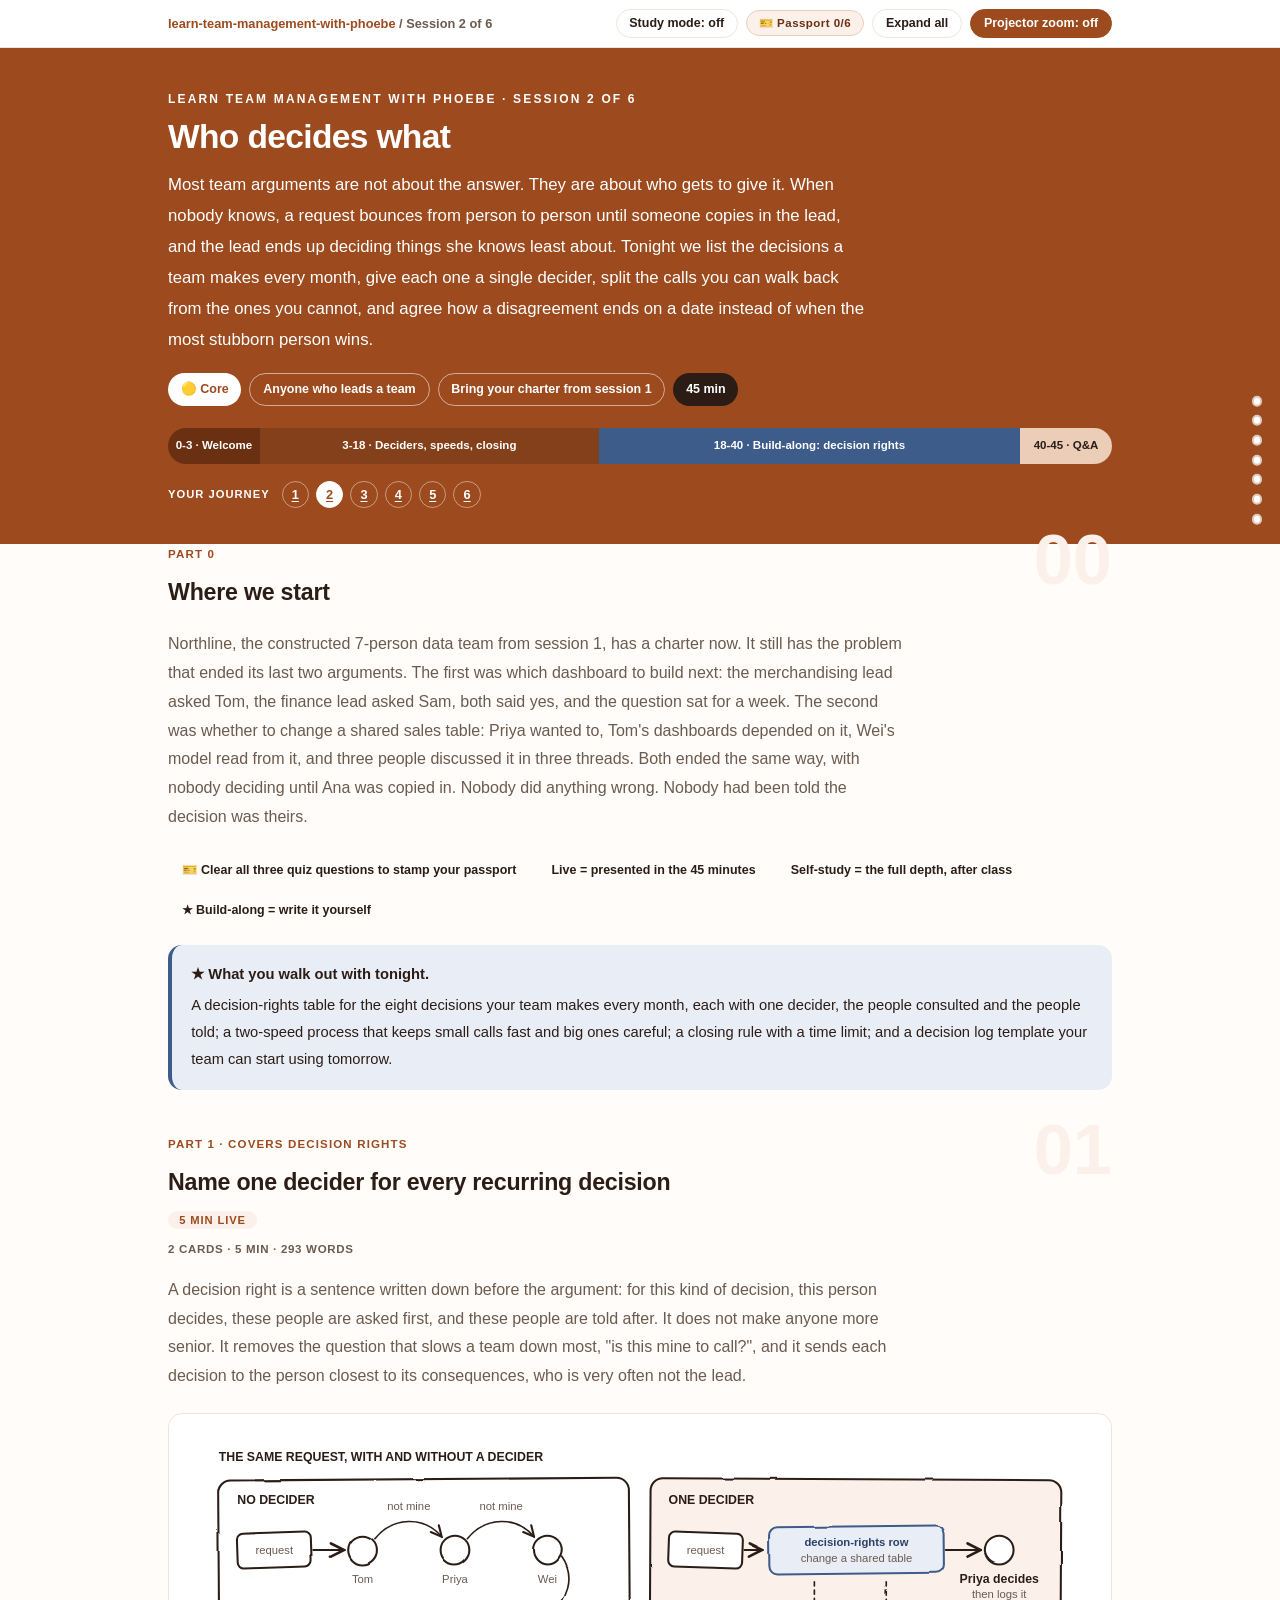
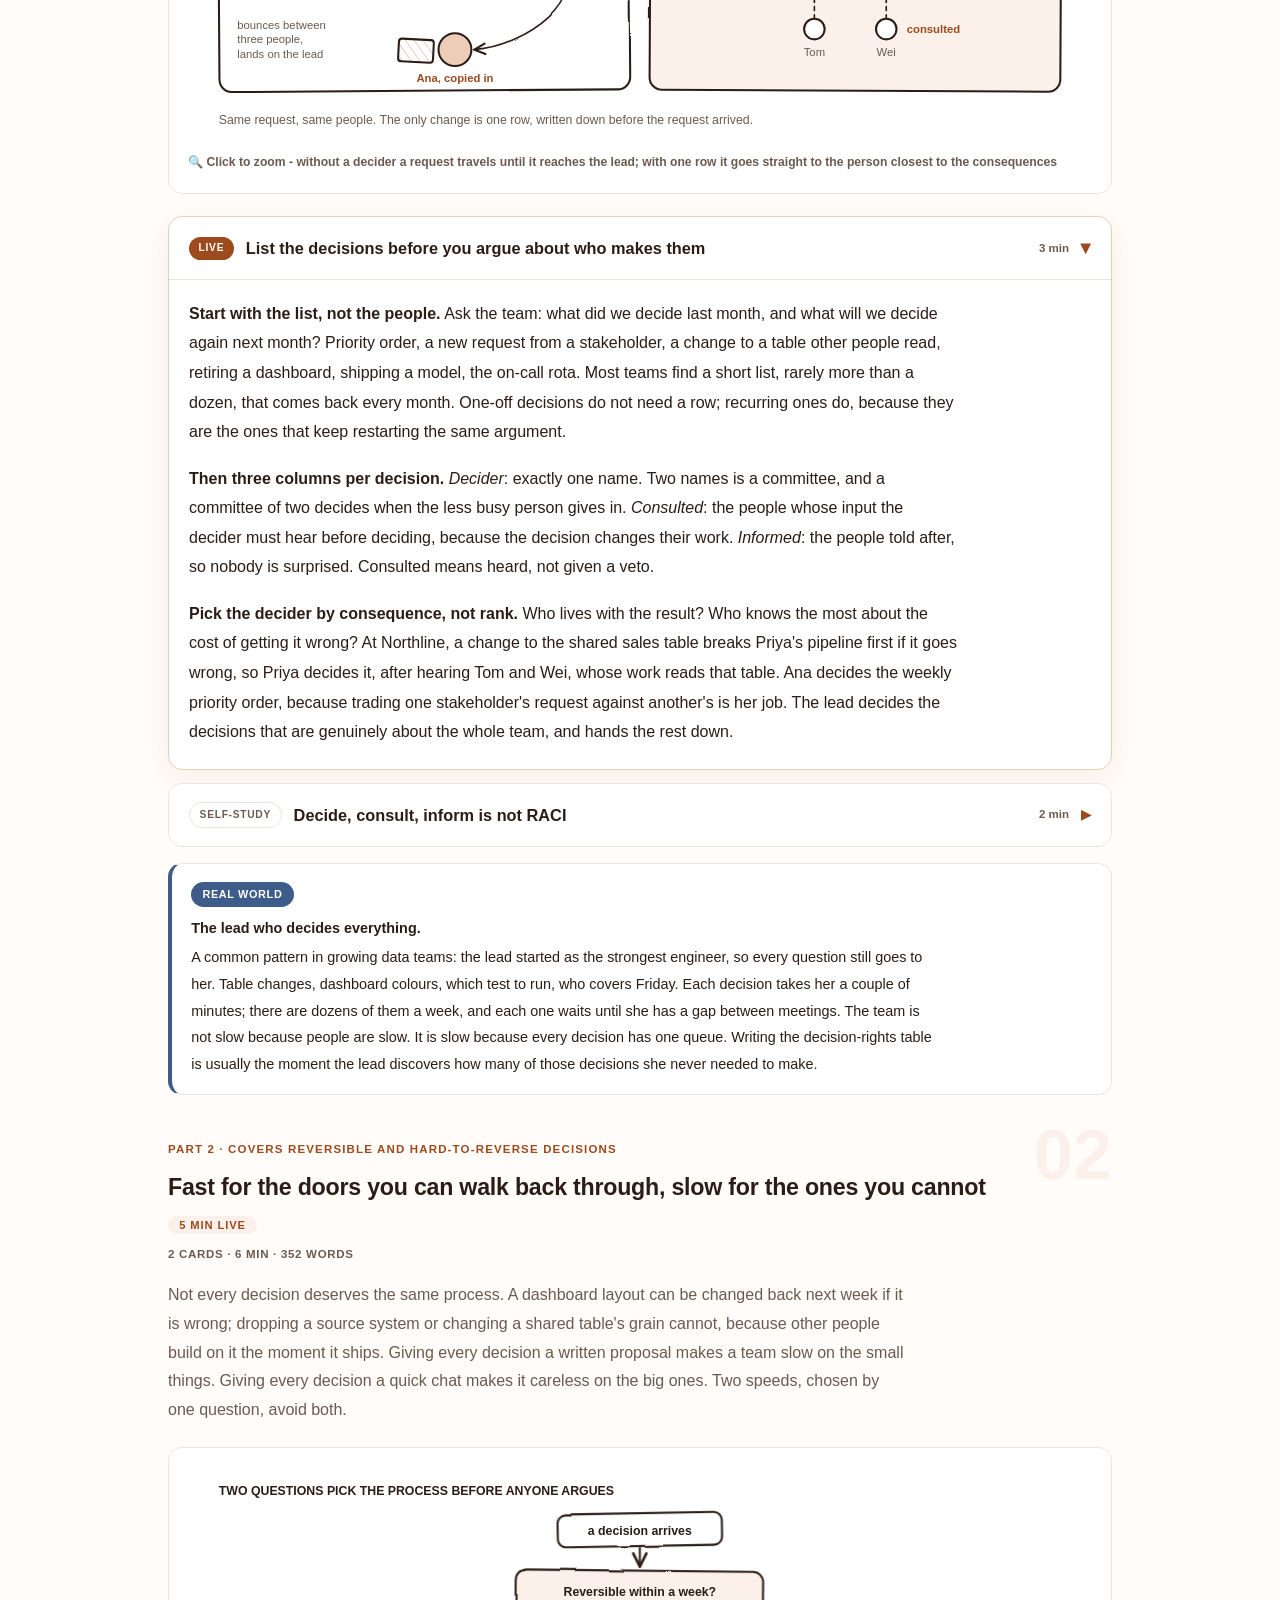
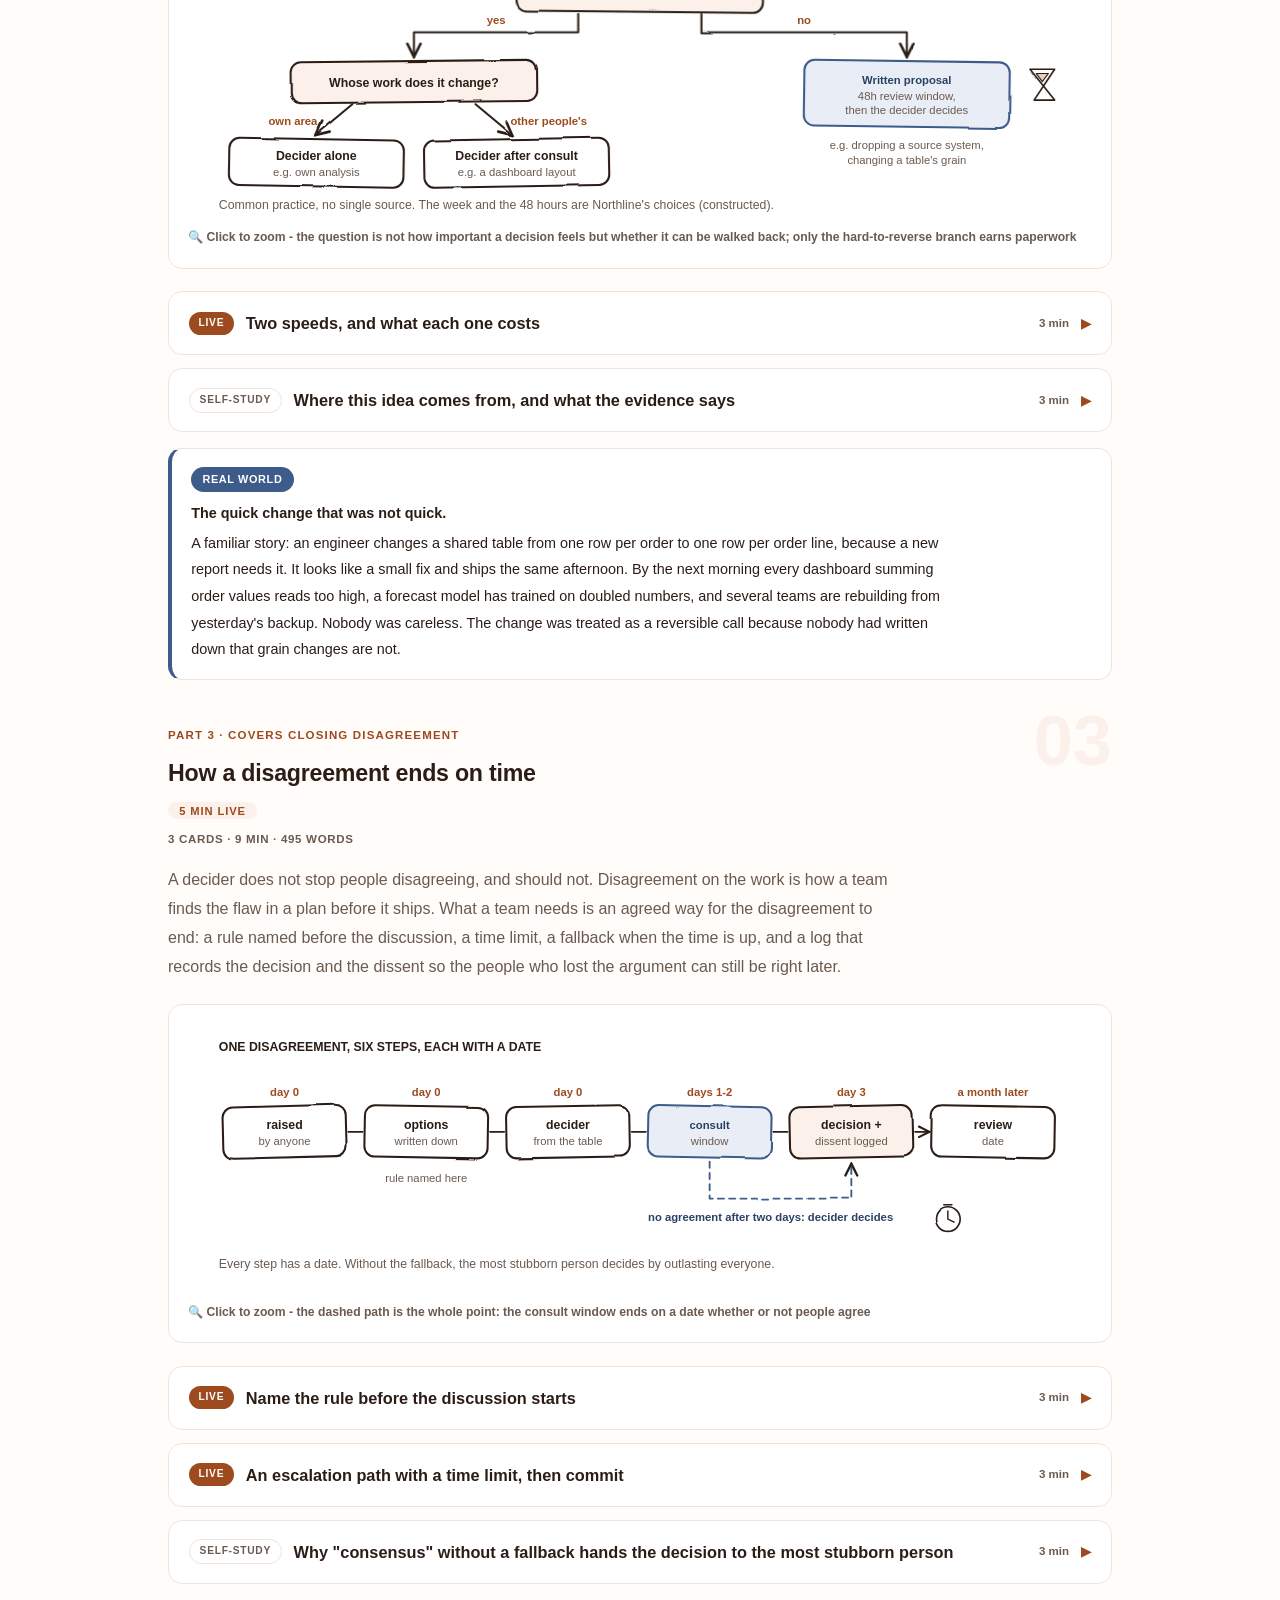
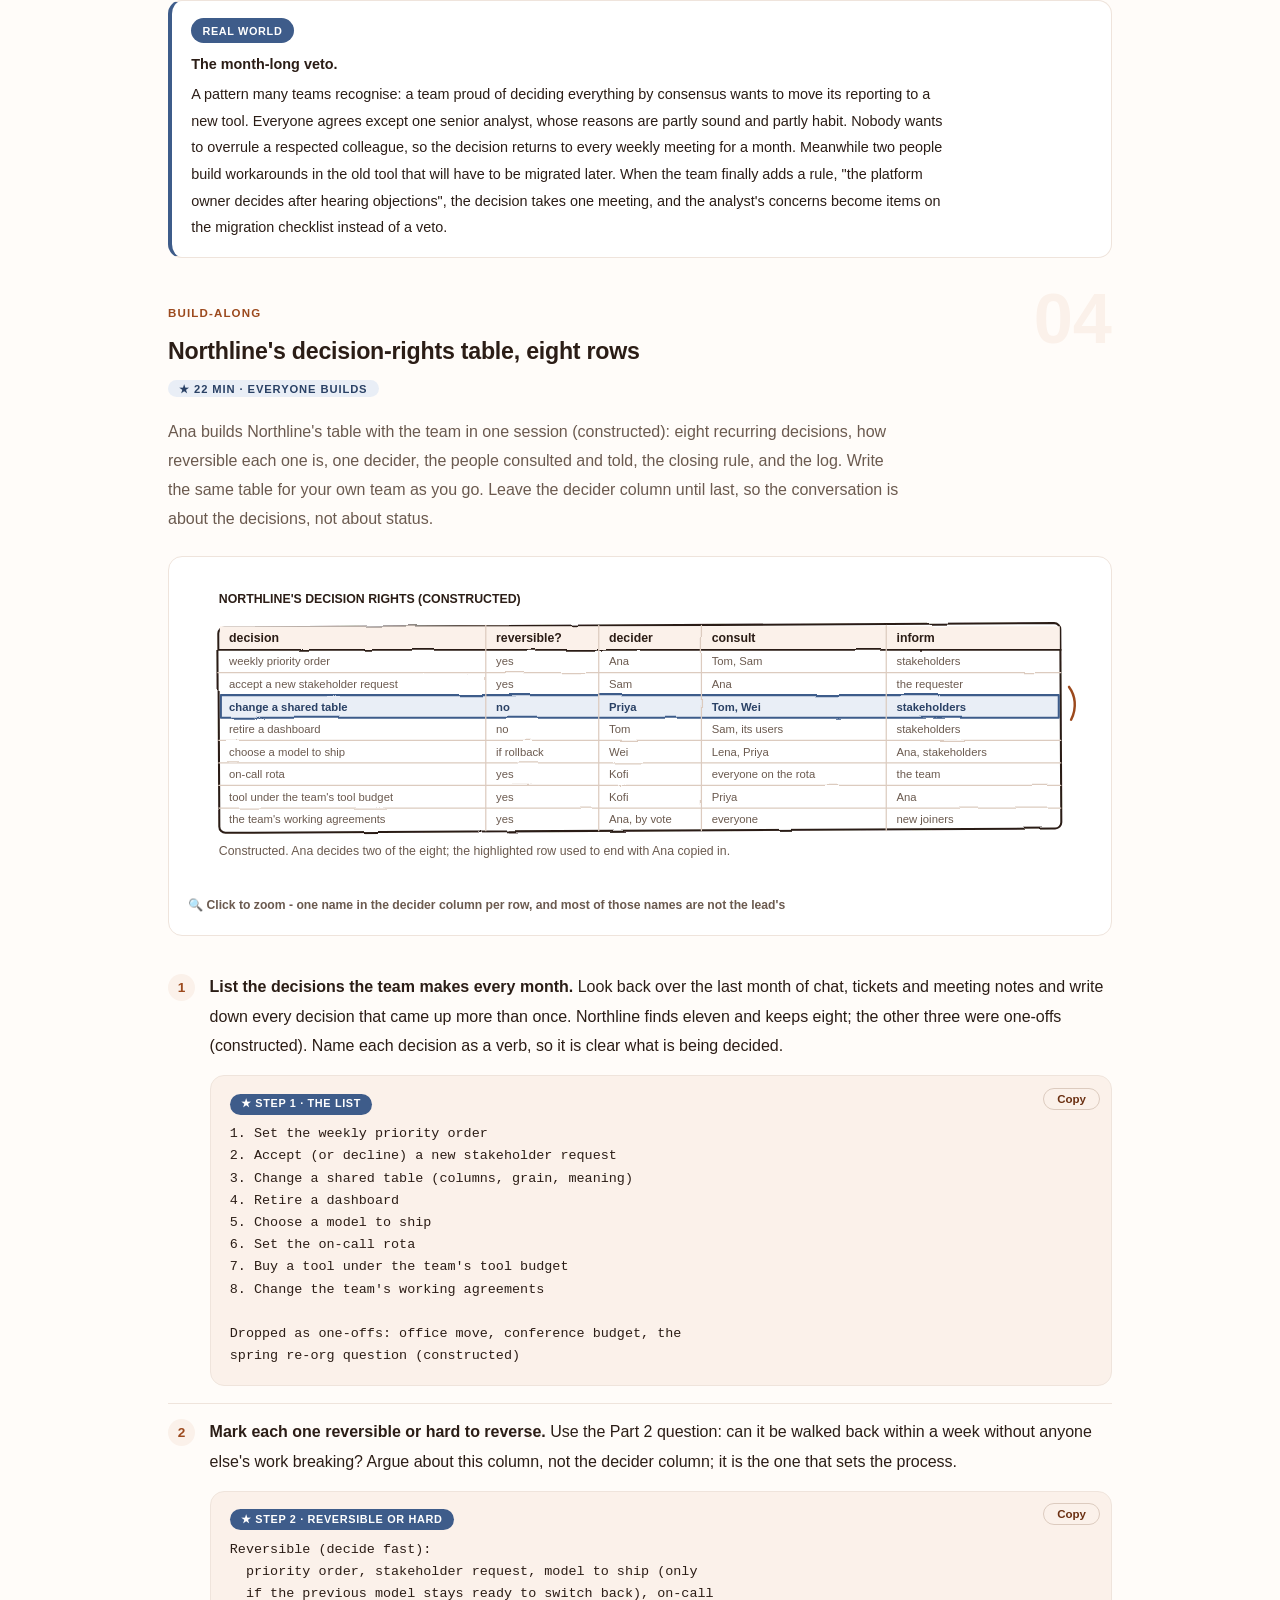
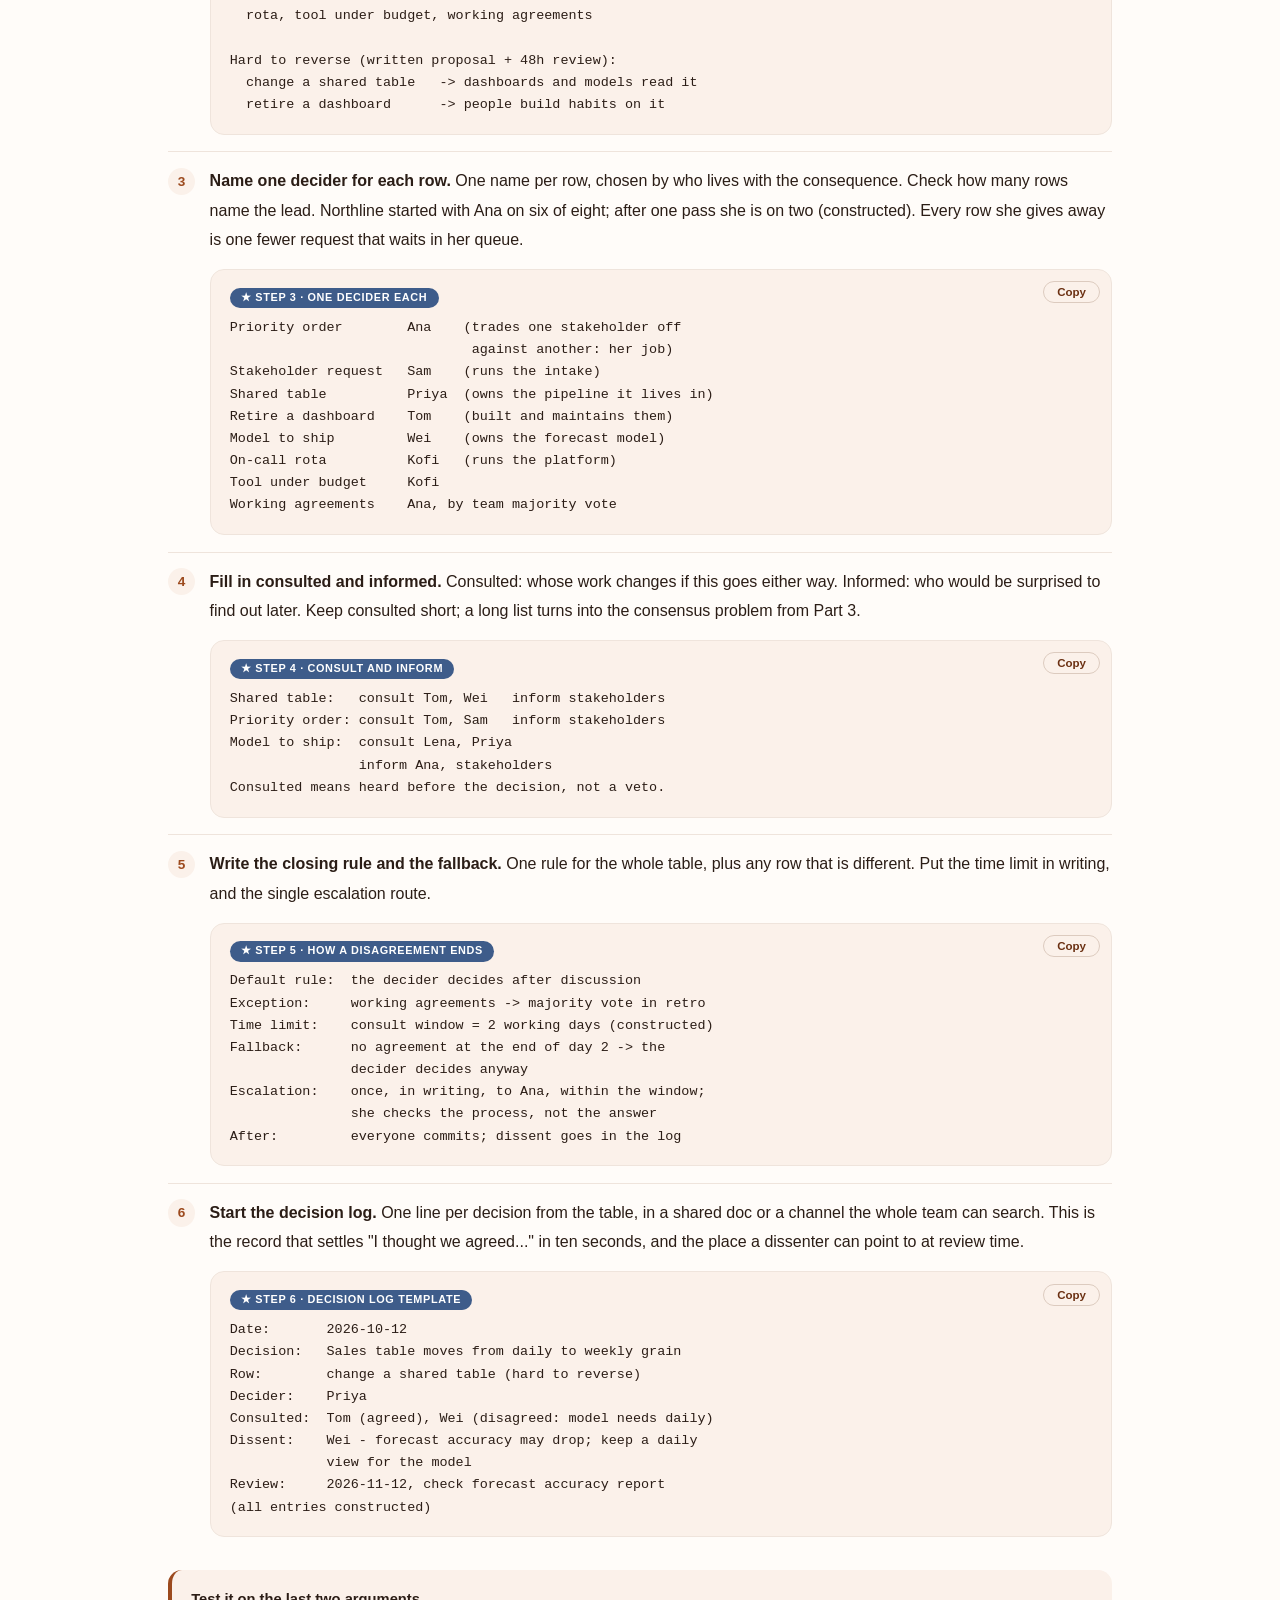
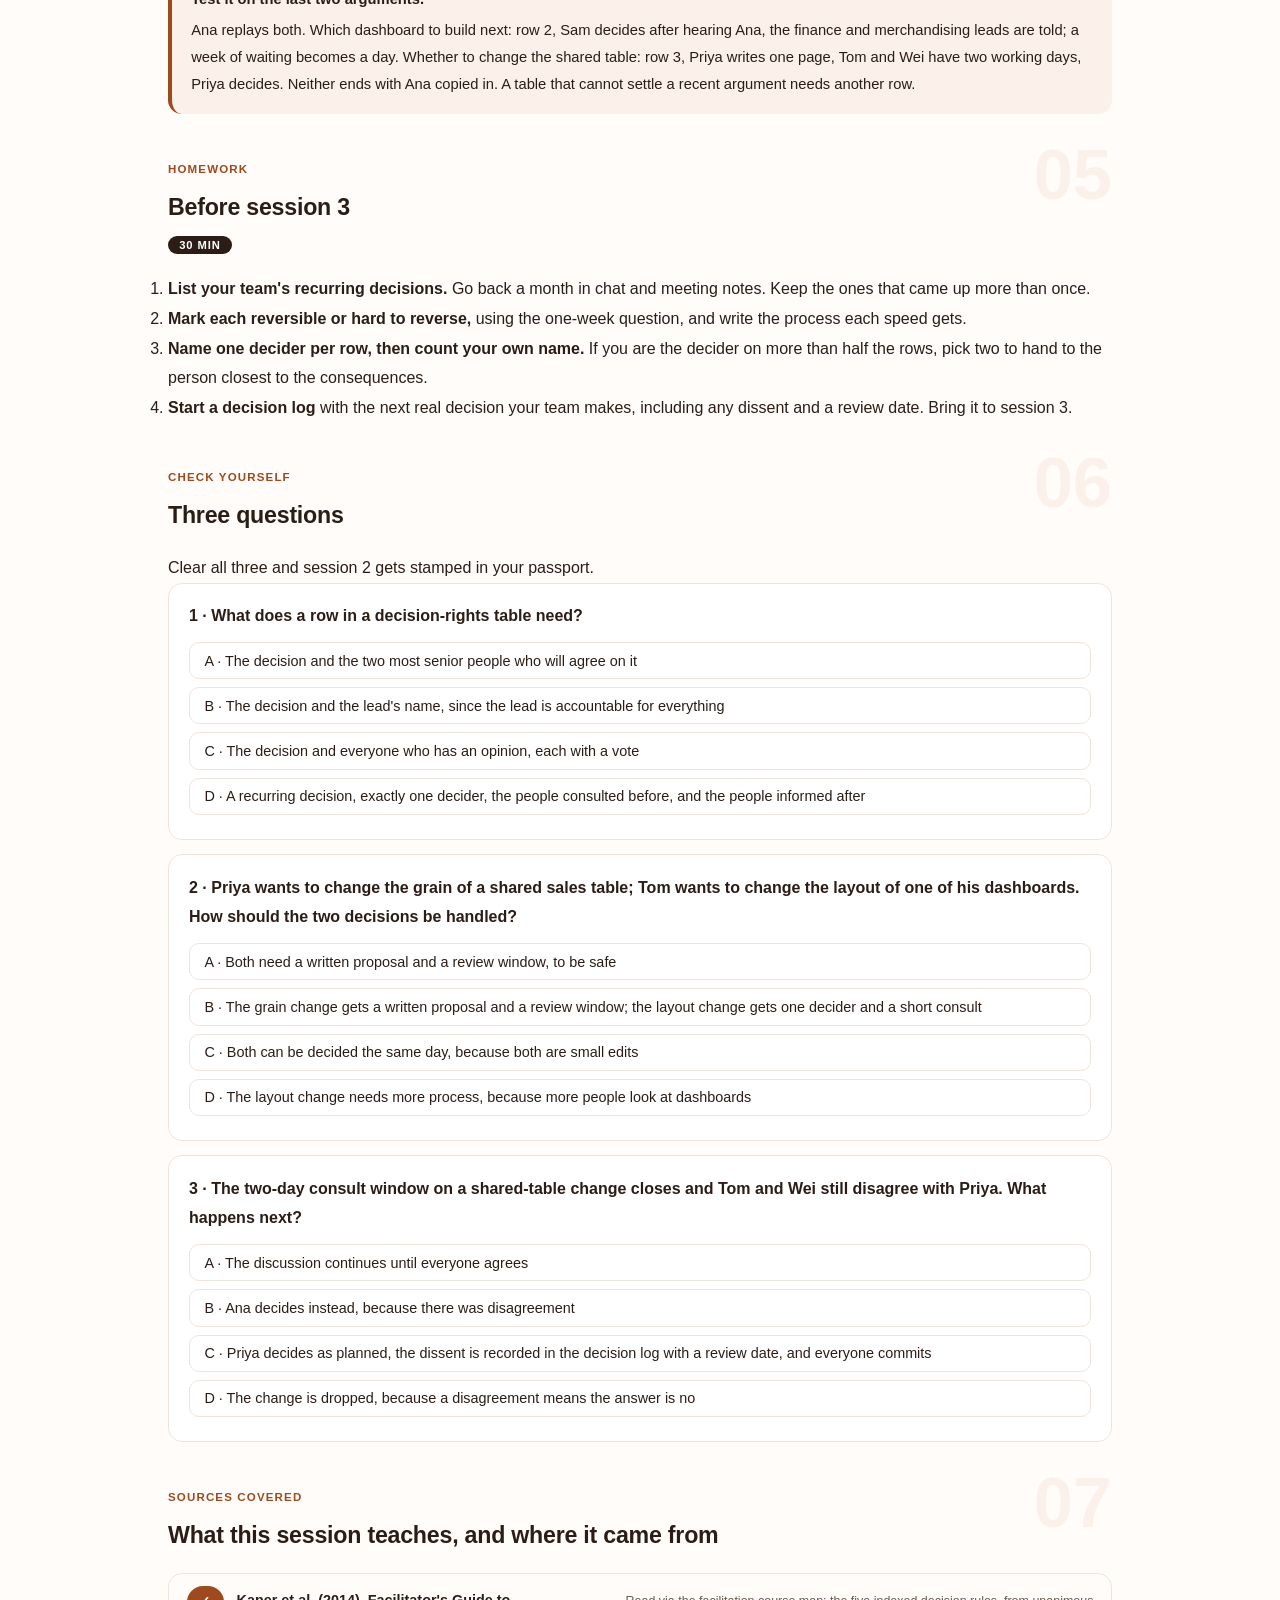
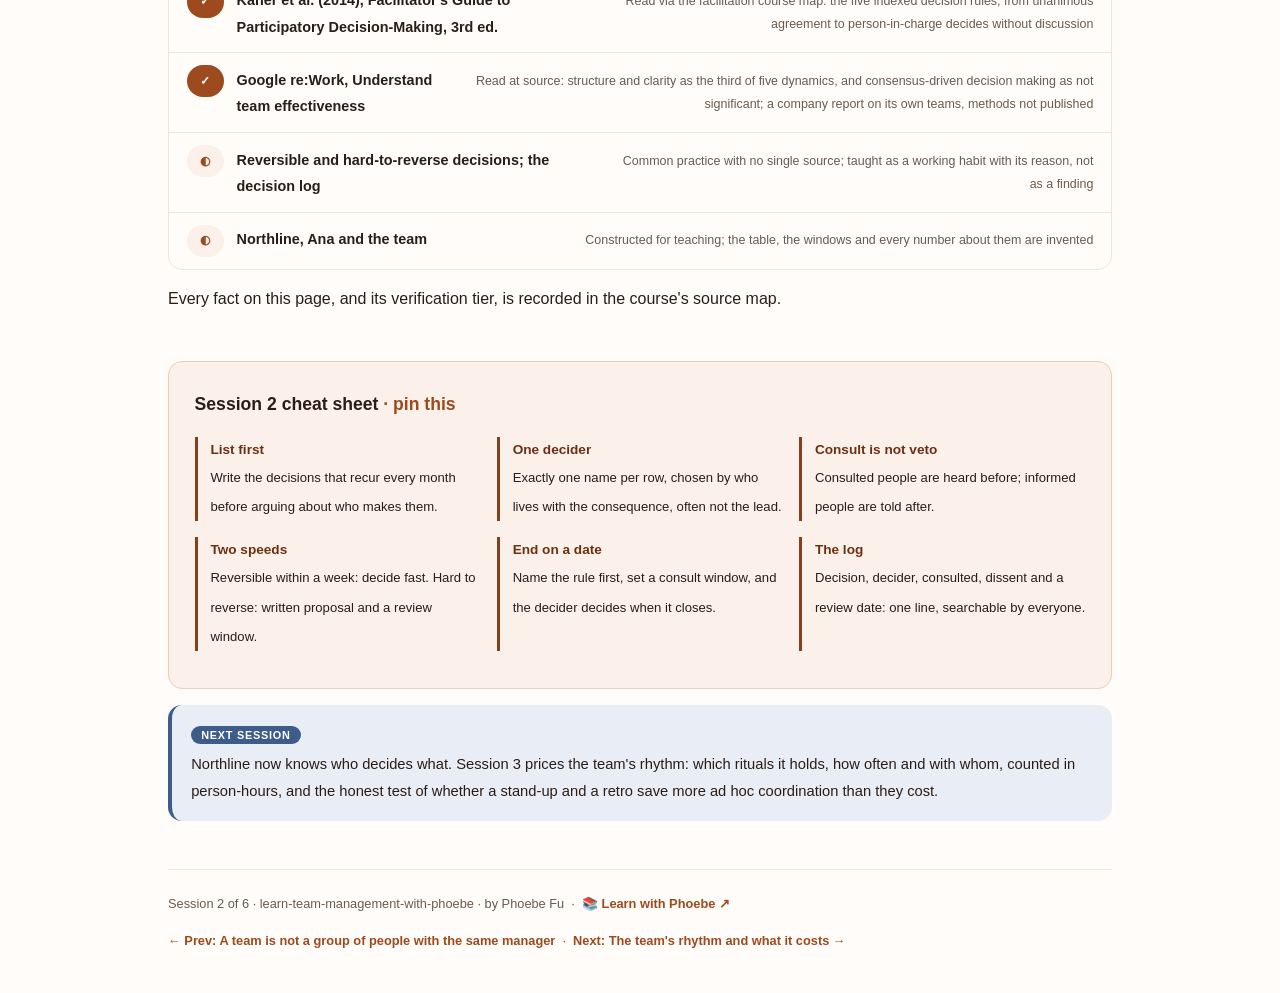
<file: courses/02-who-decides-what.html>
<!DOCTYPE html>
<html lang="en">
<head>
<meta charset="UTF-8">
<meta name="viewport" content="width=device-width, initial-scale=1.0">
<!-- social:start -->
<meta name="description" content="Session 2 of 6. Decision rights for a team: list the decisions it makes every month, name one decider each, who is consulted and who is told; fast for reversible calls and slow for hard-to-reverse ones; a named rule, a time limit and a decision log so every disagreement ends on time. Build-along: an eight-row decision-rights table.">
<meta property="og:type" content="article">
<meta property="og:site_name" content="Learn with Phoebe">
<meta property="og:title" content="Who decides what - learn team management with phoebe">
<meta property="og:description" content="Session 2 of 6. One decider per recurring decision, two speeds of decision, and a disagreement that ends on a date.">
<meta property="og:url" content="https://phoebefu6.github.io/learn-team-management-with-phoebe/courses/02-who-decides-what.html">
<meta property="og:image" content="https://phoebefu6.github.io/learn-team-management-with-phoebe/assets/og-cover.png">
<meta property="og:image:width" content="1200">
<meta property="og:image:height" content="630">
<meta name="twitter:card" content="summary_large_image">
<meta name="twitter:title" content="Who decides what - learn team management with phoebe">
<meta name="twitter:description" content="Session 2 of 6. Decision rights, reversible and hard-to-reverse calls, and closing a disagreement on time.">
<meta name="twitter:image" content="https://phoebefu6.github.io/learn-team-management-with-phoebe/assets/og-cover.png">
<!-- social:end -->
<title>Session 2 · Who decides what - learn team management with phoebe</title>
<link rel="stylesheet" href="../assets/style.css?v=20">
</head>
<body>

<div class="toolbar">
  <div class="wrap">
    <span class="crumb"><a href="../index.html">learn-team-management-with-phoebe</a> / Session 2 of 6</span>
    <button class="btn" id="toggle-all" type="button">Expand all</button>
    <button class="btn primary" id="zoom-toggle" type="button">Projector zoom: off</button>
  </div>
</div>

<header class="masthead">
  <div class="wrap">
    <div class="eyebrow">Learn Team Management with Phoebe · Session 2 of 6</div>
    <h1>Who <span class="accent">decides</span> what</h1>
    <p class="sub">Most team arguments are not about the answer. They are about who gets to give it. When nobody knows, a request bounces from person to person until someone copies in the lead, and the lead ends up deciding things she knows least about. Tonight we list the decisions a team makes every month, give each one a single decider, split the calls you can walk back from the ones you cannot, and agree how a disagreement ends on a date instead of when the most stubborn person wins.</p>
    <div class="chip-row">
      <span class="chip level">🟡 Core</span>
      <span class="chip audience">Anyone who leads a team</span>
      <span class="chip audience">Bring your charter from session 1</span>
      <span class="chip time">45 min</span>
    </div>
    <div class="agenda">
      <span class="a1" style="flex:1">0-3 · Welcome</span>
      <span class="a2" style="flex:4">3-18 · Deciders, speeds, closing</span>
      <span class="a3" style="flex:5">18-40 · Build-along: decision rights</span>
      <span class="a4" style="flex:1">40-45 · Q&amp;A</span>
    </div>
  </div>
</header>

<main class="wrap">

  <section class="section" id="intro">
    <div class="section-kicker">
      <span class="klabel">Part 0</span>
      <h2>Where we start</h2>
    </div>
    <p class="lede">Northline, the constructed 7-person data team from session 1, has a charter now. It still has the problem that ended its last two arguments. The first was which dashboard to build next: the merchandising lead asked Tom, the finance lead asked Sam, both said yes, and the question sat for a week. The second was whether to change a shared sales table: Priya wanted to, Tom's dashboards depended on it, Wei's model read from it, and three people discussed it in three threads. Both ended the same way, with nobody deciding until Ana was copied in. Nobody did anything wrong. Nobody had been told the decision was theirs.</p>

    <div class="legend">
      <span class="pill">🎫 Clear all three quiz questions to stamp your passport</span>
      <span class="pill">Live = presented in the 45 minutes</span>
      <span class="pill">Self-study = the full depth, after class</span>
      <span class="pill">★ Build-along = write it yourself</span>
    </div>

    <div class="callout win">
      <p><strong>★ What you walk out with tonight.</strong> A decision-rights table for the eight decisions your team makes every month, each with one decider, the people consulted and the people told; a two-speed process that keeps small calls fast and big ones careful; a closing rule with a time limit; and a decision log template your team can start using tomorrow.</p>
    </div>
  </section>

  <section class="section" id="part-1">
    <div class="section-kicker">
      <span class="klabel">Part 1 · covers decision rights</span>
      <h2>Name one decider for every recurring decision</h2>
      <span class="tag concept">5 min live</span>
    </div>
    <p class="lede">A decision right is a sentence written down before the argument: for this kind of decision, this person decides, these people are asked first, and these people are told after. It does not make anyone more senior. It removes the question that slows a team down most, "is this mine to call?", and it sends each decision to the person closest to its consequences, who is very often not the lead.</p>

    <figure class="zoomable">
      <svg viewBox="0 0 880 300" xmlns="http://www.w3.org/2000/svg" role="img" aria-label="Two panels. Left, no decider: a request goes to Tom, who passes it to Priya, who passes it to Wei, and it finally lands on Ana, the lead, beside a growing pile. Right, one decider: the same request meets a decision-rights row for changing a shared table, which routes it straight to Priya; Tom and Wei are consulted on the way, and Priya decides.">
        <defs>
          <filter id="t2aSk" x="-3%" y="-3%" width="106%" height="106%"><feTurbulence type="fractalNoise" baseFrequency="0.02" numOctaves="2" seed="52" result="n"/><feDisplacementMap in="SourceGraphic" in2="n" scale="2.4" xChannelSelector="R" yChannelSelector="G"/></filter>
          <pattern id="t2aHc" patternUnits="userSpaceOnUse" width="7" height="7" patternTransform="rotate(-38)"><line x1="0" y1="0" x2="0" y2="7" stroke="#9C4A1E" stroke-width="1" opacity=".5"/></pattern>
          <marker id="t2aAr" viewBox="0 0 10 10" refX="9" refY="5" markerWidth="8" markerHeight="8" orient="auto"><path d="M1 1 L9 5 L1 9" fill="none" stroke="#2B1D16" stroke-width="1.6" stroke-linecap="round"/></marker>
        </defs>
        <style>
          .t2aH { font: 800 12px Inter, sans-serif; fill: #2B1D16; }
          .t2aL { font: 600 12px Inter, sans-serif; fill: #2B1D16; }
          .t2aS { font: 400 11px Inter, sans-serif; fill: #6B5A4F; }
          .t2aB { font: 800 11px Inter, sans-serif; fill: #2A4165; }
          .t2aA { font: 700 11px Inter, sans-serif; fill: #9C4A1E; }
          .t2aN { font: 400 12px Inter, sans-serif; fill: #6B5A4F; }
        </style>

        <text class="t2aH" x="30" y="26">THE SAME REQUEST, WITH AND WITHOUT A DECIDER</text>

        <g filter="url(#t2aSk)" fill="none" stroke="#2B1D16" stroke-width="2" stroke-linecap="round" stroke-linejoin="round">
          <rect x="30" y="44" width="400" height="206" rx="12" transform="rotate(-0.4 230 147)" fill="#FFFFFF"/>
          <rect x="450" y="44" width="400" height="206" rx="12" transform="rotate(0.3 650 147)" fill="#FBF1EA"/>
          <rect x="48" y="96" width="72" height="34" rx="6" transform="rotate(-2 84 113)" fill="#FFFFFF"/>
          <path d="M122 113 L152 113" marker-end="url(#t2aAr)"/>
          <circle cx="170" cy="113" r="14" fill="#FFFFFF"/>
          <circle cx="260" cy="113" r="14" fill="#FFFFFF"/>
          <circle cx="350" cy="113" r="14" fill="#FFFFFF"/>
          <path d="M182 102 C200 80 230 80 247 100" stroke-width="1.6" marker-end="url(#t2aAr)"/>
          <path d="M272 102 C290 80 320 80 337 100" stroke-width="1.6" marker-end="url(#t2aAr)"/>
          <path d="M364 120 C392 160 330 206 279 210" stroke-width="1.6" marker-end="url(#t2aAr)"/>
          <rect x="205" y="200" width="34" height="22" rx="3" transform="rotate(3 222 211)" fill="url(#t2aHc)"/>
          <circle cx="260" cy="210" r="16" fill="#EBCDB8"/>
          <rect x="468" y="96" width="72" height="34" rx="6" transform="rotate(2 504 113)" fill="#FFFFFF"/>
          <path d="M542 113 L560 113" marker-end="url(#t2aAr)"/>
          <rect x="566" y="90" width="170" height="46" rx="8" transform="rotate(-0.6 651 113)" fill="#E9EEF6" stroke="#3E5C8A"/>
          <path d="M738 113 L772 113" marker-end="url(#t2aAr)"/>
          <circle cx="790" cy="113" r="14" fill="#FFFFFF"/>
          <path d="M610 180 L610 140 M680 180 L680 140" stroke-dasharray="4 4" stroke-width="1.6"/>
          <circle cx="610" cy="190" r="10" fill="#FFFFFF"/>
          <circle cx="680" cy="190" r="10" fill="#FFFFFF"/>
        </g>

        <text class="t2aL" x="48" y="68">NO DECIDER</text>
        <text class="t2aS" x="84" y="117" text-anchor="middle">request</text>
        <text class="t2aS" x="215" y="74" text-anchor="middle">not mine</text>
        <text class="t2aS" x="305" y="74" text-anchor="middle">not mine</text>
        <text class="t2aS" x="170" y="145" text-anchor="middle">Tom</text>
        <text class="t2aS" x="260" y="145" text-anchor="middle">Priya</text>
        <text class="t2aS" x="350" y="145" text-anchor="middle">Wei</text>
        <text class="t2aS" x="48" y="190">bounces between</text>
        <text class="t2aS" x="48" y="204">three people,</text>
        <text class="t2aS" x="48" y="218">lands on the lead</text>
        <text class="t2aA" x="260" y="242" text-anchor="middle">Ana, copied in</text>
        <text class="t2aL" x="468" y="68">ONE DECIDER</text>
        <text class="t2aS" x="504" y="117" text-anchor="middle">request</text>
        <text class="t2aB" x="651" y="109" text-anchor="middle">decision-rights row</text>
        <text class="t2aS" x="651" y="125" text-anchor="middle">change a shared table</text>
        <text class="t2aL" x="790" y="145" text-anchor="middle">Priya decides</text>
        <text class="t2aS" x="790" y="160" text-anchor="middle">then logs it</text>
        <text class="t2aA" x="700" y="194">consulted</text>
        <text class="t2aS" x="610" y="216" text-anchor="middle">Tom</text>
        <text class="t2aS" x="680" y="216" text-anchor="middle">Wei</text>

        <text class="t2aN" x="30" y="282">Same request, same people. The only change is one row, written down before the request arrived.</text>
      </svg>
      <figcaption>🔍 Click to zoom - without a decider a request travels until it reaches the lead; with one row it goes straight to the person closest to the consequences</figcaption>
    </figure>

    <details class="card" open>
      <summary><span class="mode live">Live</span>List the decisions before you argue about who makes them<span class="mini">3 min</span><span class="caret">▶</span></summary>
      <div class="body">
        <p><strong>Start with the list, not the people.</strong> Ask the team: what did we decide last month, and what will we decide again next month? Priority order, a new request from a stakeholder, a change to a table other people read, retiring a dashboard, shipping a model, the on-call rota. Most teams find a short list, rarely more than a dozen, that comes back every month. One-off decisions do not need a row; recurring ones do, because they are the ones that keep restarting the same argument.</p>
        <p><strong>Then three columns per decision.</strong> <em>Decider</em>: exactly one name. Two names is a committee, and a committee of two decides when the less busy person gives in. <em>Consulted</em>: the people whose input the decider must hear before deciding, because the decision changes their work. <em>Informed</em>: the people told after, so nobody is surprised. Consulted means heard, not given a veto.</p>
        <p><strong>Pick the decider by consequence, not rank.</strong> Who lives with the result? Who knows the most about the cost of getting it wrong? At Northline, a change to the shared sales table breaks Priya's pipeline first if it goes wrong, so Priya decides it, after hearing Tom and Wei, whose work reads that table. Ana decides the weekly priority order, because trading one stakeholder's request against another's is her job. The lead decides the decisions that are genuinely about the whole team, and hands the rest down.</p>
      </div>
    </details>

    <details class="card">
      <summary><span class="mode self">Self-study</span>Decide, consult, inform is not RACI<span class="mini">2 min</span><span class="caret">▶</span></summary>
      <div class="body">
        <p>A decision-rights row answers who makes a recurring decision for a standing team. RACI answers who does, approves, advises on and hears about each deliverable of a project, and is built and retired with the project; it is taught in <a href="https://phoebefu6.github.io/learn-tech-project-pmo-with-phoebe/courses/05-ownership-and-raci.html">Tech Project PMO ↗</a>. The two can sit side by side: the team's table outlives every project the team runs.</p>
      </div>
    </details>

    <div class="callout example">
      <span class="ex-pill">Real world</span>
      <p><strong>The lead who decides everything.</strong> A common pattern in growing data teams: the lead started as the strongest engineer, so every question still goes to her. Table changes, dashboard colours, which test to run, who covers Friday. Each decision takes her a couple of minutes; there are dozens of them a week, and each one waits until she has a gap between meetings. The team is not slow because people are slow. It is slow because every decision has one queue. Writing the decision-rights table is usually the moment the lead discovers how many of those decisions she never needed to make.</p>
    </div>
  </section>

  <section class="section" id="part-2">
    <div class="section-kicker">
      <span class="klabel">Part 2 · covers reversible and hard-to-reverse decisions</span>
      <h2>Fast for the doors you can walk back through, slow for the ones you cannot</h2>
      <span class="tag concept">5 min live</span>
    </div>
    <p class="lede">Not every decision deserves the same process. A dashboard layout can be changed back next week if it is wrong; dropping a source system or changing a shared table's grain cannot, because other people build on it the moment it ships. Giving every decision a written proposal makes a team slow on the small things. Giving every decision a quick chat makes it careless on the big ones. Two speeds, chosen by one question, avoid both.</p>

    <figure class="zoomable">
      <svg viewBox="0 0 880 340" xmlns="http://www.w3.org/2000/svg" role="img" aria-label="A decision tree. A decision arrives and meets the question: reversible within a week? If no, it goes to a written proposal with a 48 hour review window, then the decider decides, for example changing a table's grain. If yes, a second question asks whose work it changes. Only the decider's own area: the decider decides alone. Other people's work: the decider decides after a short consult, for example a dashboard layout.">
        <defs>
          <filter id="t2bSk" x="-3%" y="-3%" width="106%" height="106%"><feTurbulence type="fractalNoise" baseFrequency="0.02" numOctaves="2" seed="64" result="n"/><feDisplacementMap in="SourceGraphic" in2="n" scale="2.4" xChannelSelector="R" yChannelSelector="G"/></filter>
          <marker id="t2bAr" viewBox="0 0 10 10" refX="9" refY="5" markerWidth="8" markerHeight="8" orient="auto"><path d="M1 1 L9 5 L1 9" fill="none" stroke="#2B1D16" stroke-width="1.6" stroke-linecap="round"/></marker>
        </defs>
        <style>
          .t2bH { font: 800 12px Inter, sans-serif; fill: #2B1D16; }
          .t2bL { font: 600 12px Inter, sans-serif; fill: #2B1D16; }
          .t2bS { font: 400 11px Inter, sans-serif; fill: #6B5A4F; }
          .t2bB { font: 800 11px Inter, sans-serif; fill: #2A4165; }
          .t2bA { font: 700 11px Inter, sans-serif; fill: #9C4A1E; }
          .t2bN { font: 400 12px Inter, sans-serif; fill: #6B5A4F; }
        </style>

        <text class="t2bH" x="30" y="26">TWO QUESTIONS PICK THE PROCESS BEFORE ANYONE ARGUES</text>

        <g filter="url(#t2bSk)" fill="none" stroke="#2B1D16" stroke-width="2" stroke-linecap="round" stroke-linejoin="round">
          <rect x="360" y="44" width="160" height="32" rx="8" transform="rotate(-1 440 60)" fill="#FFFFFF"/>
          <path d="M440 78 L440 96" marker-end="url(#t2bAr)"/>
          <rect x="320" y="100" width="240" height="40" rx="10" transform="rotate(0.6 440 120)" fill="#FBF1EA"/>
          <path d="M380 142 L380 160 L220 160 L220 184" marker-end="url(#t2bAr)"/>
          <path d="M500 142 L500 160 L700 160 L700 184" marker-end="url(#t2bAr)"/>
          <rect x="100" y="188" width="240" height="40" rx="10" transform="rotate(-0.6 220 208)" fill="#FBF1EA"/>
          <path d="M160 230 L124 260" marker-end="url(#t2bAr)"/>
          <path d="M280 230 L316 260" marker-end="url(#t2bAr)"/>
          <rect x="40" y="264" width="170" height="46" rx="10" transform="rotate(1 125 287)" fill="#FFFFFF"/>
          <rect x="230" y="264" width="180" height="46" rx="10" transform="rotate(-1 320 287)" fill="#FFFFFF"/>
          <rect x="600" y="188" width="200" height="64" rx="10" transform="rotate(0.8 700 220)" fill="#E9EEF6" stroke="#3E5C8A"/>
          <path d="M820 196 L844 196 L824 226 L844 226 Z" stroke-width="1.6"/>
          <path d="M826 200 L838 200 L832 208 Z" fill="#EBCDB8" stroke-width="1"/>
        </g>

        <text class="t2bL" x="440" y="65" text-anchor="middle">a decision arrives</text>
        <text class="t2bL" x="440" y="125" text-anchor="middle">Reversible within a week?</text>
        <text class="t2bA" x="300" y="152" text-anchor="middle">yes</text>
        <text class="t2bA" x="600" y="152" text-anchor="middle">no</text>
        <text class="t2bL" x="220" y="213" text-anchor="middle">Whose work does it change?</text>
        <text class="t2bA" x="126" y="250" text-anchor="end">own area</text>
        <text class="t2bA" x="314" y="250">other people's</text>
        <text class="t2bL" x="125" y="284" text-anchor="middle">Decider alone</text>
        <text class="t2bS" x="125" y="300" text-anchor="middle">e.g. own analysis</text>
        <text class="t2bL" x="320" y="284" text-anchor="middle">Decider after consult</text>
        <text class="t2bS" x="320" y="300" text-anchor="middle">e.g. a dashboard layout</text>
        <text class="t2bB" x="700" y="210" text-anchor="middle">Written proposal</text>
        <text class="t2bS" x="700" y="226" text-anchor="middle">48h review window,</text>
        <text class="t2bS" x="700" y="240" text-anchor="middle">then the decider decides</text>
        <text class="t2bS" x="700" y="274" text-anchor="middle">e.g. dropping a source system,</text>
        <text class="t2bS" x="700" y="288" text-anchor="middle">changing a table's grain</text>

        <text class="t2bN" x="30" y="332">Common practice, no single source. The week and the 48 hours are Northline's choices (constructed).</text>
      </svg>
      <figcaption>🔍 Click to zoom - the question is not how important a decision feels but whether it can be walked back; only the hard-to-reverse branch earns paperwork</figcaption>
    </figure>

    <details class="card">
      <summary><span class="mode live">Live</span>Two speeds, and what each one costs<span class="mini">3 min</span><span class="caret">▶</span></summary>
      <div class="body">
        <p><strong>Reversible calls: one person, a short consult at most.</strong> A dashboard layout, the order of sections in a weekly report, which chart type to use. If it is wrong, it costs a week and a fix. The decider asks the people whose work it touches, decides the same day and tells the rest. Slowing these down buys nothing and teaches the team that every decision is a meeting.</p>
        <p><strong>Hard-to-reverse calls: a written proposal and a review window.</strong> Dropping a source system, changing a shared table's grain from daily to weekly, choosing a vendor the team will be locked into. Once shipped, other people's work starts depending on it, and walking back costs far more than deciding slowly. The decider writes one page (the change, the options considered, who it affects, how to roll back if possible), opens a review window, and decides when it closes. Northline sets the window at 48 hours (constructed); the right length is the one your team can actually read in.</p>
        <p><strong>Say which speed out loud.</strong> Most arguments about process are really two people assuming different speeds. "This is a reversible call, I will decide it today after hearing from you" ends that argument before it starts.</p>
      </div>
    </details>

    <details class="card">
      <summary><span class="mode self">Self-study</span>Where this idea comes from, and what the evidence says<span class="mini">3 min</span><span class="caret">▶</span></summary>
      <div class="body">
        <p><strong>No single source.</strong> Splitting decisions by how easily they can be undone is common practice among engineering and product teams, written up in many company blogs and leadership books. No study read for these pages tests it, and no one author owns it, so it is taught here as a working habit with a clear reason, not as a finding.</p>
        <p><strong>What Google reports about clarity.</strong> Google's re:Work guide on team effectiveness lists five dynamics from its study of 180 internal teams, in this order: psychological safety, dependability, structure and clarity, meaning, impact. Structure and clarity is the one closest to decision rights: whether people know their roles and how the team works. The guide is a company's summary of its own internal study, with methods and data not published, so read it as "Google reports", not as proof that a decision-rights table raises effectiveness. It does not test decision tables directly.</p>
      </div>
    </details>

    <div class="callout example">
      <span class="ex-pill">Real world</span>
      <p><strong>The quick change that was not quick.</strong> A familiar story: an engineer changes a shared table from one row per order to one row per order line, because a new report needs it. It looks like a small fix and ships the same afternoon. By the next morning every dashboard summing order values reads too high, a forecast model has trained on doubled numbers, and several teams are rebuilding from yesterday's backup. Nobody was careless. The change was treated as a reversible call because nobody had written down that grain changes are not.</p>
    </div>
  </section>

  <section class="section" id="part-3">
    <div class="section-kicker">
      <span class="klabel">Part 3 · covers closing disagreement</span>
      <h2>How a disagreement ends on time</h2>
      <span class="tag concept">5 min live</span>
    </div>
    <p class="lede">A decider does not stop people disagreeing, and should not. Disagreement on the work is how a team finds the flaw in a plan before it ships. What a team needs is an agreed way for the disagreement to end: a rule named before the discussion, a time limit, a fallback when the time is up, and a log that records the decision and the dissent so the people who lost the argument can still be right later.</p>

    <figure class="zoomable">
      <svg viewBox="0 0 880 260" xmlns="http://www.w3.org/2000/svg" role="img" aria-label="A timeline of one disagreement in six steps: raised on day 0, options written down, decider named from the table, a consult window of two working days, decision plus dissent logged on day 3, and a review date. Below the consult window a dashed path shows that if there is no agreement after two days, the decider decides anyway.">
        <defs>
          <filter id="t2cSk" x="-3%" y="-3%" width="106%" height="106%"><feTurbulence type="fractalNoise" baseFrequency="0.02" numOctaves="2" seed="71" result="n"/><feDisplacementMap in="SourceGraphic" in2="n" scale="2.4" xChannelSelector="R" yChannelSelector="G"/></filter>
          <marker id="t2cAr" viewBox="0 0 10 10" refX="9" refY="5" markerWidth="8" markerHeight="8" orient="auto"><path d="M1 1 L9 5 L1 9" fill="none" stroke="#2B1D16" stroke-width="1.6" stroke-linecap="round"/></marker>
        </defs>
        <style>
          .t2cH { font: 800 12px Inter, sans-serif; fill: #2B1D16; }
          .t2cL { font: 600 12px Inter, sans-serif; fill: #2B1D16; }
          .t2cS { font: 400 11px Inter, sans-serif; fill: #6B5A4F; }
          .t2cB { font: 800 11px Inter, sans-serif; fill: #2A4165; }
          .t2cA { font: 700 11px Inter, sans-serif; fill: #9C4A1E; }
          .t2cN { font: 400 12px Inter, sans-serif; fill: #6B5A4F; }
        </style>

        <text class="t2cH" x="30" y="26">ONE DISAGREEMENT, SIX STEPS, EACH WITH A DATE</text>

        <g filter="url(#t2cSk)" fill="none" stroke="#2B1D16" stroke-width="2" stroke-linecap="round" stroke-linejoin="round">
          <rect x="34" y="80" width="120" height="50" rx="10" transform="rotate(-1.5 94 105)" fill="#FFFFFF"/>
          <rect x="172" y="80" width="120" height="50" rx="10" transform="rotate(1 232 105)" fill="#FFFFFF"/>
          <rect x="310" y="80" width="120" height="50" rx="10" transform="rotate(-1 370 105)" fill="#FFFFFF"/>
          <rect x="448" y="80" width="120" height="50" rx="10" transform="rotate(1.2 508 105)" fill="#E9EEF6" stroke="#3E5C8A"/>
          <rect x="586" y="80" width="120" height="50" rx="10" transform="rotate(-1.2 646 105)" fill="#FBF1EA"/>
          <rect x="724" y="80" width="120" height="50" rx="10" transform="rotate(1 784 105)" fill="#FFFFFF"/>
          <path d="M156 105 L170 105 M294 105 L308 105 M432 105 L446 105 M570 105 L584 105 M708 105 L722 105" stroke-width="1.6" marker-end="url(#t2cAr)"/>
          <path d="M508 134 L508 170 L646 170 L646 136" stroke="#3E5C8A" stroke-dasharray="6 5" stroke-width="1.8" marker-end="url(#t2cAr)"/>
          <circle cx="740" cy="190" r="12" fill="#FFFFFF" stroke-width="1.6"/>
          <path d="M740 190 L740 182 M740 190 L746 193 M736 176 L744 176" stroke-width="1.4"/>
        </g>

        <text class="t2cA" x="94" y="70" text-anchor="middle">day 0</text>
        <text class="t2cA" x="232" y="70" text-anchor="middle">day 0</text>
        <text class="t2cA" x="370" y="70" text-anchor="middle">day 0</text>
        <text class="t2cA" x="508" y="70" text-anchor="middle">days 1-2</text>
        <text class="t2cA" x="646" y="70" text-anchor="middle">day 3</text>
        <text class="t2cA" x="784" y="70" text-anchor="middle">a month later</text>
        <text class="t2cL" x="94" y="102" text-anchor="middle">raised</text>
        <text class="t2cS" x="94" y="118" text-anchor="middle">by anyone</text>
        <text class="t2cL" x="232" y="102" text-anchor="middle">options</text>
        <text class="t2cS" x="232" y="118" text-anchor="middle">written down</text>
        <text class="t2cL" x="370" y="102" text-anchor="middle">decider</text>
        <text class="t2cS" x="370" y="118" text-anchor="middle">from the table</text>
        <text class="t2cB" x="508" y="102" text-anchor="middle">consult</text>
        <text class="t2cS" x="508" y="118" text-anchor="middle">window</text>
        <text class="t2cL" x="646" y="102" text-anchor="middle">decision +</text>
        <text class="t2cS" x="646" y="118" text-anchor="middle">dissent logged</text>
        <text class="t2cL" x="784" y="102" text-anchor="middle">review</text>
        <text class="t2cS" x="784" y="118" text-anchor="middle">date</text>
        <text class="t2cS" x="232" y="154" text-anchor="middle">rule named here</text>
        <text class="t2cB" x="448" y="192">no agreement after two days: decider decides</text>

        <text class="t2cN" x="30" y="238">Every step has a date. Without the fallback, the most stubborn person decides by outlasting everyone.</text>
      </svg>
      <figcaption>🔍 Click to zoom - the dashed path is the whole point: the consult window ends on a date whether or not people agree</figcaption>
    </figure>

    <details class="card">
      <summary><span class="mode live">Live</span>Name the rule before the discussion starts<span class="mini">3 min</span><span class="caret">▶</span></summary>
      <div class="body">
        <p>Sam Kaner's <em>Facilitator's Guide to Participatory Decision-Making</em> (2014, 3rd ed.) lists the decision rules a group can use: unanimous agreement, majority vote, flip a coin, person-in-charge decides after discussion, and person-in-charge decides without discussion. None is right for everything. The trap is starting a discussion without saying which one applies, so half the room thinks they are voting and the other half thinks they are advising.</p>
        <p>For a team with a decision-rights table, the default for most rows is "the decider decides after discussion": everyone consulted is heard, then one person calls it. Some rows earn a different rule. Northline's working agreements, for example, are decided by majority vote in the retrospective, because an agreement imposed on a team is just a rule. How to run the discussion itself, so the options are heard well, belongs to <a href="https://phoebefu6.github.io/learn-facilitation-with-phoebe/courses/03-diverge-converge-decide.html">Facilitation ↗</a>.</p>
      </div>
    </details>

    <details class="card">
      <summary><span class="mode live">Live</span>An escalation path with a time limit, then commit<span class="mini">3 min</span><span class="caret">▶</span></summary>
      <div class="body">
        <p><strong>The time limit.</strong> Northline's rule (constructed): the consult window is two working days. If the people consulted agree, good. If they do not, the decider decides at the end of day two anyway. Anyone who thinks the decision is badly wrong can escalate to Ana once, in writing, within the same window. The escalation does not reopen the discussion; it asks one question: did the decider follow the process and hear the people who had to be heard?</p>
        <p><strong>Commit, and log the dissent.</strong> Once the decision is made, everyone acts on it as if it were their own. That only works if disagreement was heard, so the decision log records it: what was decided, by whom, who disagreed and why, and the date to look again. Dissent in the log is not a grudge. It is the team's early-warning record: if the review date shows the dissenter was right, the team learns whose judgement to weight next time, and nobody has to say "I told you so".</p>
      </div>
    </details>

    <details class="card">
      <summary><span class="mode self">Self-study</span>Why "consensus" without a fallback hands the decision to the most stubborn person<span class="mini">3 min</span><span class="caret">▶</span></summary>
      <div class="body">
        <p>Consensus sounds like the fairest rule: nobody is overruled. In practice, a rule that needs everyone to agree gives every person a veto, and with no deadline the decision goes to whoever can hold out longest. That is usually not the person with the best argument; it is the person with the most patience, the least to lose from delay, or the most seniority. The people who give in first are often the ones who most needed a decision to get on with their work.</p>
        <p>Google's re:Work guide lists consensus-driven decision making among the factors that were not significantly connected with team effectiveness in its study. That is a company report on its own teams, not a test of consensus against other rules, so it does not prove consensus is harmful. It only means that one company did not find it was what set its effective teams apart; the case against consensus without a fallback rests on the veto mechanism above, not on that report. Consensus with a fallback ("if we do not agree by Thursday, Priya decides") keeps the good part, everyone tries to agree, without the veto.</p>
      </div>
    </details>

    <div class="callout example">
      <span class="ex-pill">Real world</span>
      <p><strong>The month-long veto.</strong> A pattern many teams recognise: a team proud of deciding everything by consensus wants to move its reporting to a new tool. Everyone agrees except one senior analyst, whose reasons are partly sound and partly habit. Nobody wants to overrule a respected colleague, so the decision returns to every weekly meeting for a month. Meanwhile two people build workarounds in the old tool that will have to be migrated later. When the team finally adds a rule, "the platform owner decides after hearing objections", the decision takes one meeting, and the analyst's concerns become items on the migration checklist instead of a veto.</p>
    </div>
  </section>

  <section class="section" id="demo-1">
    <div class="section-kicker">
      <span class="klabel">Build-along</span>
      <h2>Northline's decision-rights table, eight rows</h2>
      <span class="tag demo">★ 22 min · everyone builds</span>
    </div>
    <p class="lede">Ana builds Northline's table with the team in one session (constructed): eight recurring decisions, how reversible each one is, one decider, the people consulted and told, the closing rule, and the log. Write the same table for your own team as you go. Leave the decider column until last, so the conversation is about the decisions, not about status.</p>

    <figure class="zoomable">
      <svg viewBox="0 0 880 300" xmlns="http://www.w3.org/2000/svg" role="img" aria-label="Northline's decision-rights table drawn as a hand-ruled grid with five columns: decision, reversible, decider, consult, inform. Eight rows. The highlighted row is change a shared table: not reversible, decider Priya, consult Tom and Wei, inform stakeholders. Ana is the decider on two of the eight rows.">
        <defs>
          <filter id="t2dSk" x="-3%" y="-3%" width="106%" height="106%"><feTurbulence type="fractalNoise" baseFrequency="0.02" numOctaves="2" seed="83" result="n"/><feDisplacementMap in="SourceGraphic" in2="n" scale="2.4" xChannelSelector="R" yChannelSelector="G"/></filter>
        </defs>
        <style>
          .t2dH { font: 800 12px Inter, sans-serif; fill: #2B1D16; }
          .t2dL { font: 600 12px Inter, sans-serif; fill: #2B1D16; }
          .t2dS { font: 400 11px Inter, sans-serif; fill: #6B5A4F; }
          .t2dB { font: 800 11px Inter, sans-serif; fill: #2A4165; }
          .t2dN { font: 400 12px Inter, sans-serif; fill: #6B5A4F; }
        </style>

        <text class="t2dH" x="30" y="26">NORTHLINE'S DECISION RIGHTS (CONSTRUCTED)</text>

        <g filter="url(#t2dSk)" fill="none" stroke="#2B1D16" stroke-width="2" stroke-linecap="round" stroke-linejoin="round">
          <rect x="30" y="48" width="820" height="200" rx="6" transform="rotate(-0.3 440 148)" fill="#FFFFFF"/>
          <rect x="31" y="49" width="818" height="23" fill="#FBF1EA" stroke="none"/>
          <rect x="32" y="116" width="816" height="22" fill="#E9EEF6" stroke="#3E5C8A"/>
          <path d="M30 72 L850 72" stroke-width="1.6"/>
          <path d="M30 94 L850 94 M30 160 L850 160 M30 182 L850 182 M30 204 L850 204 M30 226 L850 226" stroke="#DCCBBF" stroke-width="1.2"/>
          <path d="M290 48 L290 248 M400 48 L400 248 M500 48 L500 248 M680 48 L680 248" stroke="#DCCBBF" stroke-width="1.2"/>
          <path d="M858 108 C864 116 866 128 860 140" stroke="#9C4A1E" stroke-width="2.4"/>
        </g>

        <text class="t2dL" x="40" y="64">decision</text>
        <text class="t2dL" x="300" y="64">reversible?</text>
        <text class="t2dL" x="410" y="64">decider</text>
        <text class="t2dL" x="510" y="64">consult</text>
        <text class="t2dL" x="690" y="64">inform</text>

        <text class="t2dS" x="40" y="87">weekly priority order</text>
        <text class="t2dS" x="300" y="87">yes</text>
        <text class="t2dS" x="410" y="87">Ana</text>
        <text class="t2dS" x="510" y="87">Tom, Sam</text>
        <text class="t2dS" x="690" y="87">stakeholders</text>

        <text class="t2dS" x="40" y="109">accept a new stakeholder request</text>
        <text class="t2dS" x="300" y="109">yes</text>
        <text class="t2dS" x="410" y="109">Sam</text>
        <text class="t2dS" x="510" y="109">Ana</text>
        <text class="t2dS" x="690" y="109">the requester</text>

        <text class="t2dB" x="40" y="131">change a shared table</text>
        <text class="t2dB" x="300" y="131">no</text>
        <text class="t2dB" x="410" y="131">Priya</text>
        <text class="t2dB" x="510" y="131">Tom, Wei</text>
        <text class="t2dB" x="690" y="131">stakeholders</text>

        <text class="t2dS" x="40" y="153">retire a dashboard</text>
        <text class="t2dS" x="300" y="153">no</text>
        <text class="t2dS" x="410" y="153">Tom</text>
        <text class="t2dS" x="510" y="153">Sam, its users</text>
        <text class="t2dS" x="690" y="153">stakeholders</text>

        <text class="t2dS" x="40" y="175">choose a model to ship</text>
        <text class="t2dS" x="300" y="175">if rollback</text>
        <text class="t2dS" x="410" y="175">Wei</text>
        <text class="t2dS" x="510" y="175">Lena, Priya</text>
        <text class="t2dS" x="690" y="175">Ana, stakeholders</text>

        <text class="t2dS" x="40" y="197">on-call rota</text>
        <text class="t2dS" x="300" y="197">yes</text>
        <text class="t2dS" x="410" y="197">Kofi</text>
        <text class="t2dS" x="510" y="197">everyone on the rota</text>
        <text class="t2dS" x="690" y="197">the team</text>

        <text class="t2dS" x="40" y="219">tool under the team's tool budget</text>
        <text class="t2dS" x="300" y="219">yes</text>
        <text class="t2dS" x="410" y="219">Kofi</text>
        <text class="t2dS" x="510" y="219">Priya</text>
        <text class="t2dS" x="690" y="219">Ana</text>

        <text class="t2dS" x="40" y="241">the team's working agreements</text>
        <text class="t2dS" x="300" y="241">yes</text>
        <text class="t2dS" x="410" y="241">Ana, by vote</text>
        <text class="t2dS" x="510" y="241">everyone</text>
        <text class="t2dS" x="690" y="241">new joiners</text>

        <text class="t2dN" x="30" y="272">Constructed. Ana decides two of the eight; the highlighted row used to end with Ana copied in.</text>
      </svg>
      <figcaption>🔍 Click to zoom - one name in the decider column per row, and most of those names are not the lead's</figcaption>
    </figure>

    <div class="steps">
      <div class="step">
        <p><strong>List the decisions the team makes every month.</strong> Look back over the last month of chat, tickets and meeting notes and write down every decision that came up more than once. Northline finds eleven and keeps eight; the other three were one-offs (constructed). Name each decision as a verb, so it is clear what is being decided.</p>
        <div class="prompt-box good"><span class="label">★ Step 1 · the list</span>1. Set the weekly priority order
2. Accept (or decline) a new stakeholder request
3. Change a shared table (columns, grain, meaning)
4. Retire a dashboard
5. Choose a model to ship
6. Set the on-call rota
7. Buy a tool under the team's tool budget
8. Change the team's working agreements

Dropped as one-offs: office move, conference budget, the
spring re-org question (constructed)</div>
      </div>
      <div class="step">
        <p><strong>Mark each one reversible or hard to reverse.</strong> Use the Part 2 question: can it be walked back within a week without anyone else's work breaking? Argue about this column, not the decider column; it is the one that sets the process.</p>
        <div class="prompt-box good"><span class="label">★ Step 2 · reversible or hard</span>Reversible (decide fast):
  priority order, stakeholder request, model to ship (only
  if the previous model stays ready to switch back), on-call
  rota, tool under budget, working agreements

Hard to reverse (written proposal + 48h review):
  change a shared table   -&gt; dashboards and models read it
  retire a dashboard      -&gt; people build habits on it</div>
      </div>
      <div class="step">
        <p><strong>Name one decider for each row.</strong> One name per row, chosen by who lives with the consequence. Check how many rows name the lead. Northline started with Ana on six of eight; after one pass she is on two (constructed). Every row she gives away is one fewer request that waits in her queue.</p>
        <div class="prompt-box good"><span class="label">★ Step 3 · one decider each</span>Priority order        Ana    (trades one stakeholder off
                              against another: her job)
Stakeholder request   Sam    (runs the intake)
Shared table          Priya  (owns the pipeline it lives in)
Retire a dashboard    Tom    (built and maintains them)
Model to ship         Wei    (owns the forecast model)
On-call rota          Kofi   (runs the platform)
Tool under budget     Kofi
Working agreements    Ana, by team majority vote</div>
      </div>
      <div class="step">
        <p><strong>Fill in consulted and informed.</strong> Consulted: whose work changes if this goes either way. Informed: who would be surprised to find out later. Keep consulted short; a long list turns into the consensus problem from Part 3.</p>
        <div class="prompt-box good"><span class="label">★ Step 4 · consult and inform</span>Shared table:   consult Tom, Wei   inform stakeholders
Priority order: consult Tom, Sam   inform stakeholders
Model to ship:  consult Lena, Priya
                inform Ana, stakeholders
Consulted means heard before the decision, not a veto.</div>
      </div>
      <div class="step">
        <p><strong>Write the closing rule and the fallback.</strong> One rule for the whole table, plus any row that is different. Put the time limit in writing, and the single escalation route.</p>
        <div class="prompt-box good"><span class="label">★ Step 5 · how a disagreement ends</span>Default rule:  the decider decides after discussion
Exception:     working agreements -&gt; majority vote in retro
Time limit:    consult window = 2 working days (constructed)
Fallback:      no agreement at the end of day 2 -&gt; the
               decider decides anyway
Escalation:    once, in writing, to Ana, within the window;
               she checks the process, not the answer
After:         everyone commits; dissent goes in the log</div>
      </div>
      <div class="step">
        <p><strong>Start the decision log.</strong> One line per decision from the table, in a shared doc or a channel the whole team can search. This is the record that settles "I thought we agreed..." in ten seconds, and the place a dissenter can point to at review time.</p>
        <div class="prompt-box good"><span class="label">★ Step 6 · decision log template</span>Date:       2026-10-12
Decision:   Sales table moves from daily to weekly grain
Row:        change a shared table (hard to reverse)
Decider:    Priya
Consulted:  Tom (agreed), Wei (disagreed: model needs daily)
Dissent:    Wei - forecast accuracy may drop; keep a daily
            view for the model
Review:     2026-11-12, check forecast accuracy report
(all entries constructed)</div>
      </div>
    </div>

    <div class="callout tip">
      <p><strong>Test it on the last two arguments.</strong> Ana replays both. Which dashboard to build next: row 2, Sam decides after hearing Ana, the finance and merchandising leads are told; a week of waiting becomes a day. Whether to change the shared table: row 3, Priya writes one page, Tom and Wei have two working days, Priya decides. Neither ends with Ana copied in. A table that cannot settle a recent argument needs another row.</p>
    </div>
  </section>

  <section class="section" id="exercise">
    <div class="section-kicker">
      <span class="klabel">Homework</span>
      <h2>Before session 3</h2>
      <span class="tag exercise">30 min</span>
    </div>
    <ol>
      <li><strong>List your team's recurring decisions.</strong> Go back a month in chat and meeting notes. Keep the ones that came up more than once.</li>
      <li><strong>Mark each reversible or hard to reverse,</strong> using the one-week question, and write the process each speed gets.</li>
      <li><strong>Name one decider per row, then count your own name.</strong> If you are the decider on more than half the rows, pick two to hand to the person closest to the consequences.</li>
      <li><strong>Start a decision log</strong> with the next real decision your team makes, including any dissent and a review date. Bring it to session 3.</li>
    </ol>
  </section>

  <section class="section" id="quiz">
    <div class="section-kicker">
      <span class="klabel">Check yourself</span>
      <h2>Three questions</h2>
    </div>
    <p>Clear all three and session 2 gets stamped in your passport.</p>

    <div class="quiz-q" data-answer="3">
      <p class="qtext">1 · What does a row in a decision-rights table need?</p>
      <button class="qopt" type="button">A · The decision and the two most senior people who will agree on it</button>
      <button class="qopt" type="button">B · The decision and the lead's name, since the lead is accountable for everything</button>
      <button class="qopt" type="button">C · The decision and everyone who has an opinion, each with a vote</button>
      <button class="qopt" type="button">D · A recurring decision, exactly one decider, the people consulted before, and the people informed after</button>
      <p class="qwhy">One decider per row is the point: two names make a committee and a vote for everyone makes a veto. Consulted people are heard, not given a veto, and the decider is chosen by consequence, which is often not the lead.</p>
    </div>

    <div class="quiz-q" data-answer="1">
      <p class="qtext">2 · Priya wants to change the grain of a shared sales table; Tom wants to change the layout of one of his dashboards. How should the two decisions be handled?</p>
      <button class="qopt" type="button">A · Both need a written proposal and a review window, to be safe</button>
      <button class="qopt" type="button">B · The grain change gets a written proposal and a review window; the layout change gets one decider and a short consult</button>
      <button class="qopt" type="button">C · Both can be decided the same day, because both are small edits</button>
      <button class="qopt" type="button">D · The layout change needs more process, because more people look at dashboards</button>
      <p class="qwhy">The question is whether a decision can be walked back within a week without breaking anyone else's work. A layout can; a grain change breaks every dashboard and model that reads the table. Giving both the slow process makes small calls slow; giving both the fast one makes big calls careless.</p>
    </div>

    <div class="quiz-q" data-answer="2">
      <p class="qtext">3 · The two-day consult window on a shared-table change closes and Tom and Wei still disagree with Priya. What happens next?</p>
      <button class="qopt" type="button">A · The discussion continues until everyone agrees</button>
      <button class="qopt" type="button">B · Ana decides instead, because there was disagreement</button>
      <button class="qopt" type="button">C · Priya decides as planned, the dissent is recorded in the decision log with a review date, and everyone commits</button>
      <button class="qopt" type="button">D · The change is dropped, because a disagreement means the answer is no</button>
      <p class="qwhy">The fallback is what makes the time limit real. Without it, consensus hands the decision to whoever holds out longest. Escalation to Ana checks that the process was followed; it does not move the decision to her.</p>
    </div>

    <p class="quiz-score"></p>
  </section>

  <section class="section" id="official">
    <div class="section-kicker">
      <span class="klabel">Sources covered</span>
      <h2>What this session teaches, and where it came from</h2>
    </div>
    <div class="covered">
      <div class="covered-row"><span class="status pill solid">✓</span><span class="name">Kaner et al. (2014), Facilitator's Guide to Participatory Decision-Making, 3rd ed.</span><span class="note">Read via the facilitation course map: the five indexed decision rules, from unanimous agreement to person-in-charge decides without discussion</span></div>
      <div class="covered-row"><span class="status pill solid">✓</span><span class="name">Google re:Work, Understand team effectiveness</span><span class="note">Read at source: structure and clarity as the third of five dynamics, and consensus-driven decision making as not significant; a company report on its own teams, methods not published</span></div>
      <div class="covered-row"><span class="status pill light">◐</span><span class="name">Reversible and hard-to-reverse decisions; the decision log</span><span class="note">Common practice with no single source; taught as a working habit with its reason, not as a finding</span></div>
      <div class="covered-row"><span class="status pill light">◐</span><span class="name">Northline, Ana and the team</span><span class="note">Constructed for teaching; the table, the windows and every number about them are invented</span></div>
    </div>
    <p class="mono" style="margin-top:14px">Every fact on this page, and its verification tier, is recorded in the course's source map.</p>
  </section>

  <section class="cheat" id="cheatsheet">
    <h3>Session 2 cheat sheet <span>· pin this</span></h3>
    <div class="grid-2">
      <div class="cheat-item"><b>List first</b><span>Write the decisions that recur every month before arguing about who makes them.</span></div>
      <div class="cheat-item"><b>One decider</b><span>Exactly one name per row, chosen by who lives with the consequence, often not the lead.</span></div>
      <div class="cheat-item"><b>Consult is not veto</b><span>Consulted people are heard before; informed people are told after.</span></div>
      <div class="cheat-item"><b>Two speeds</b><span>Reversible within a week: decide fast. Hard to reverse: written proposal and a review window.</span></div>
      <div class="cheat-item"><b>End on a date</b><span>Name the rule first, set a consult window, and the decider decides when it closes.</span></div>
      <div class="cheat-item"><b>The log</b><span>Decision, decider, consulted, dissent and a review date: one line, searchable by everyone.</span></div>
    </div>
  </section>

  <div class="callout next">
    <span class="nx-pill">Next session</span>
    <p>Northline now knows who decides what. Session 3 prices the team's rhythm: which rituals it holds, how often and with whom, counted in person-hours, and the honest test of whether a stand-up and a retro save more ad hoc coordination than they cost.</p>
  </div>

  <footer class="pagefoot">
    <span>Session 2 of 6 · learn-team-management-with-phoebe · by Phoebe Fu &nbsp;·&nbsp; 📚 <a href="https://phoebefu6.github.io/learn-with-phoebe/">Learn with Phoebe ↗</a></span>
    <span><a href="01-a-team-not-a-group.html">← Prev: A team is not a group of people with the same manager</a> &nbsp;·&nbsp; <a href="03-rhythm-and-cost.html">Next: The team's rhythm and what it costs →</a></span>
  </footer>

</main>

<script src="../assets/app.js?v=18"></script>
</body>
</html>
</file>
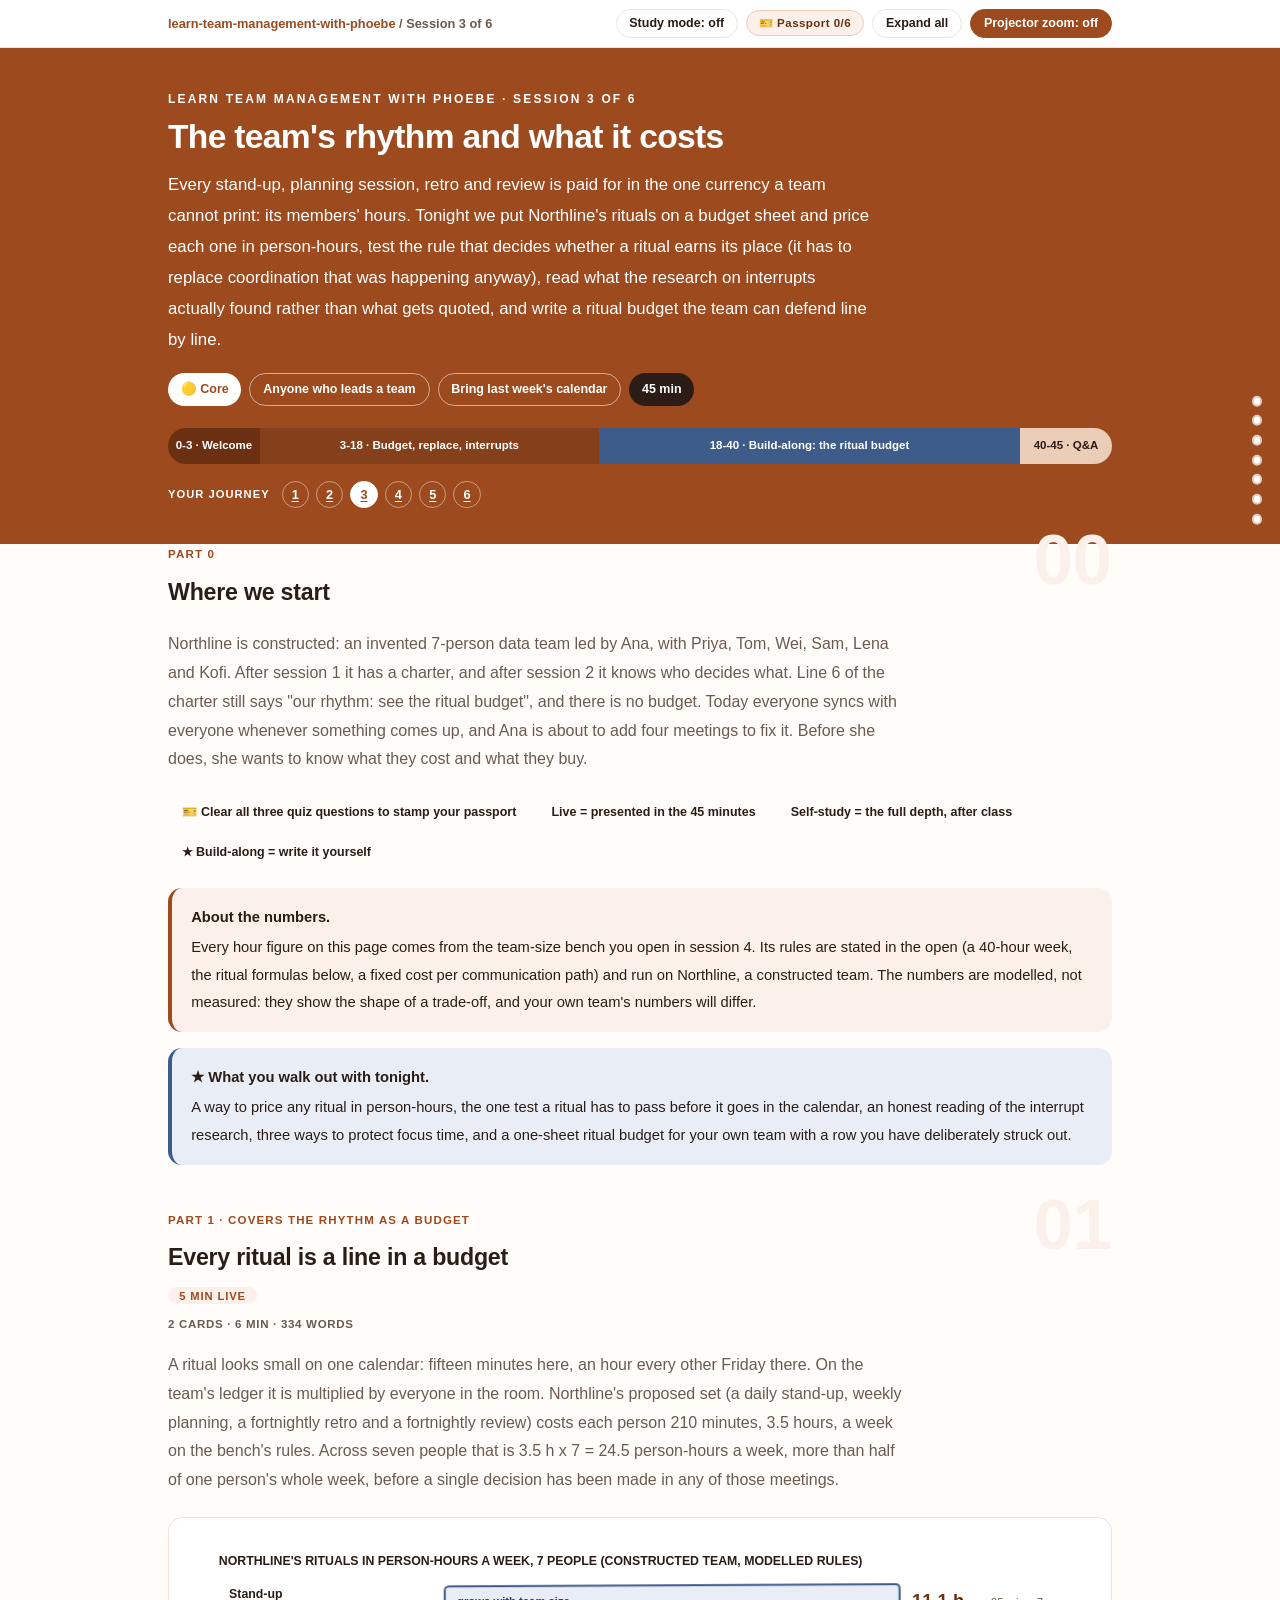
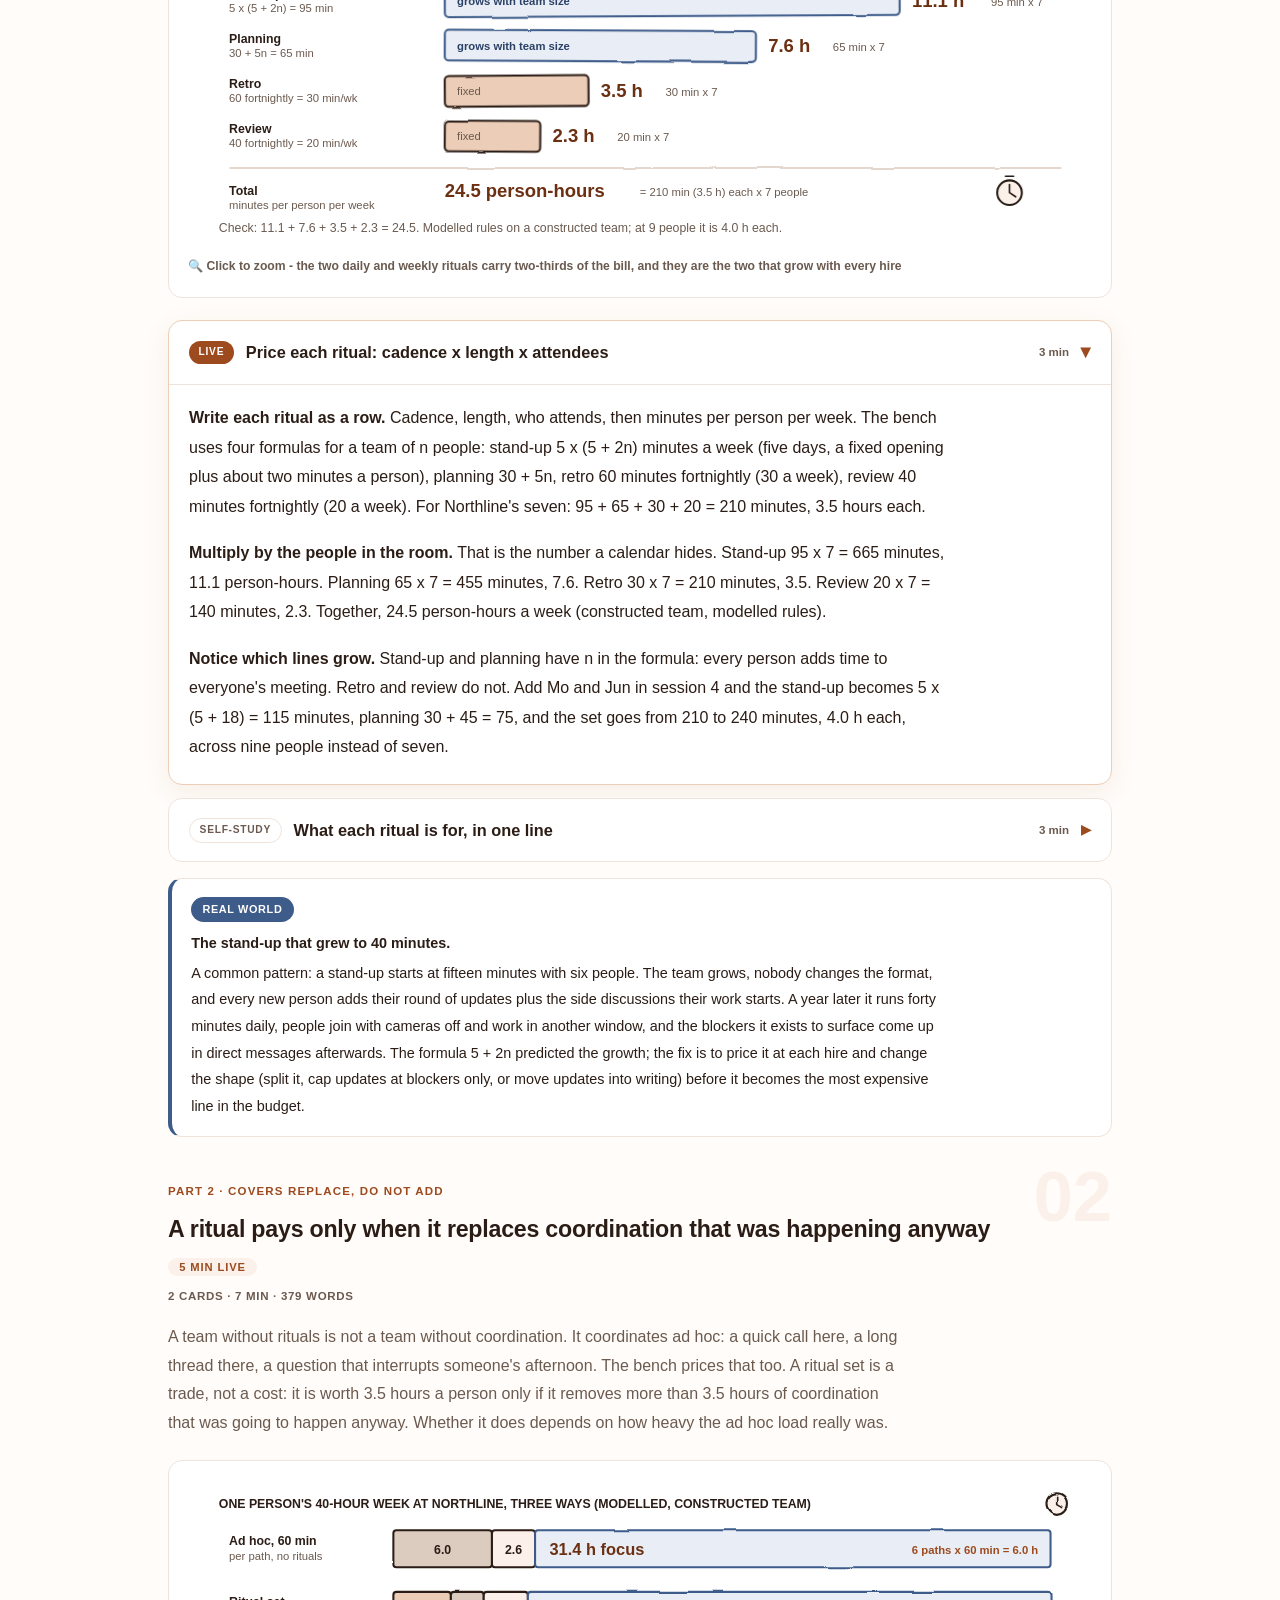
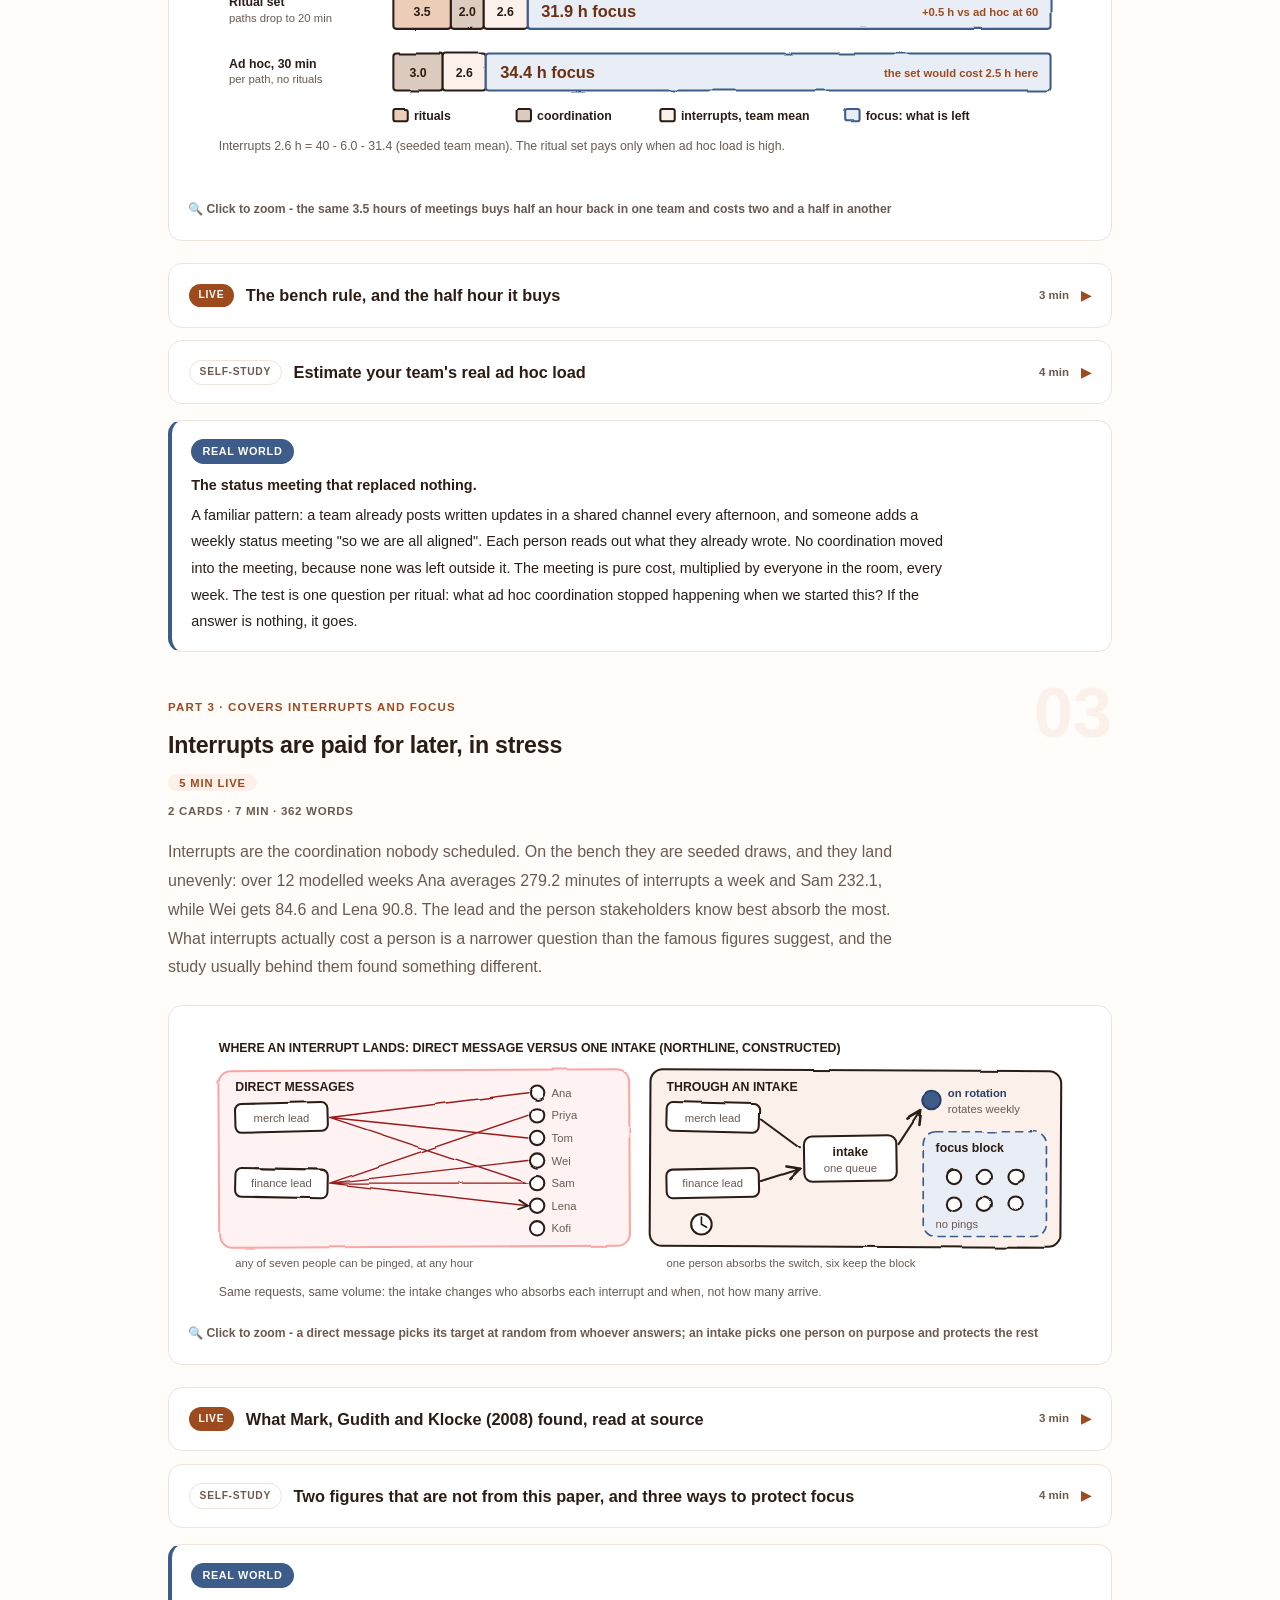
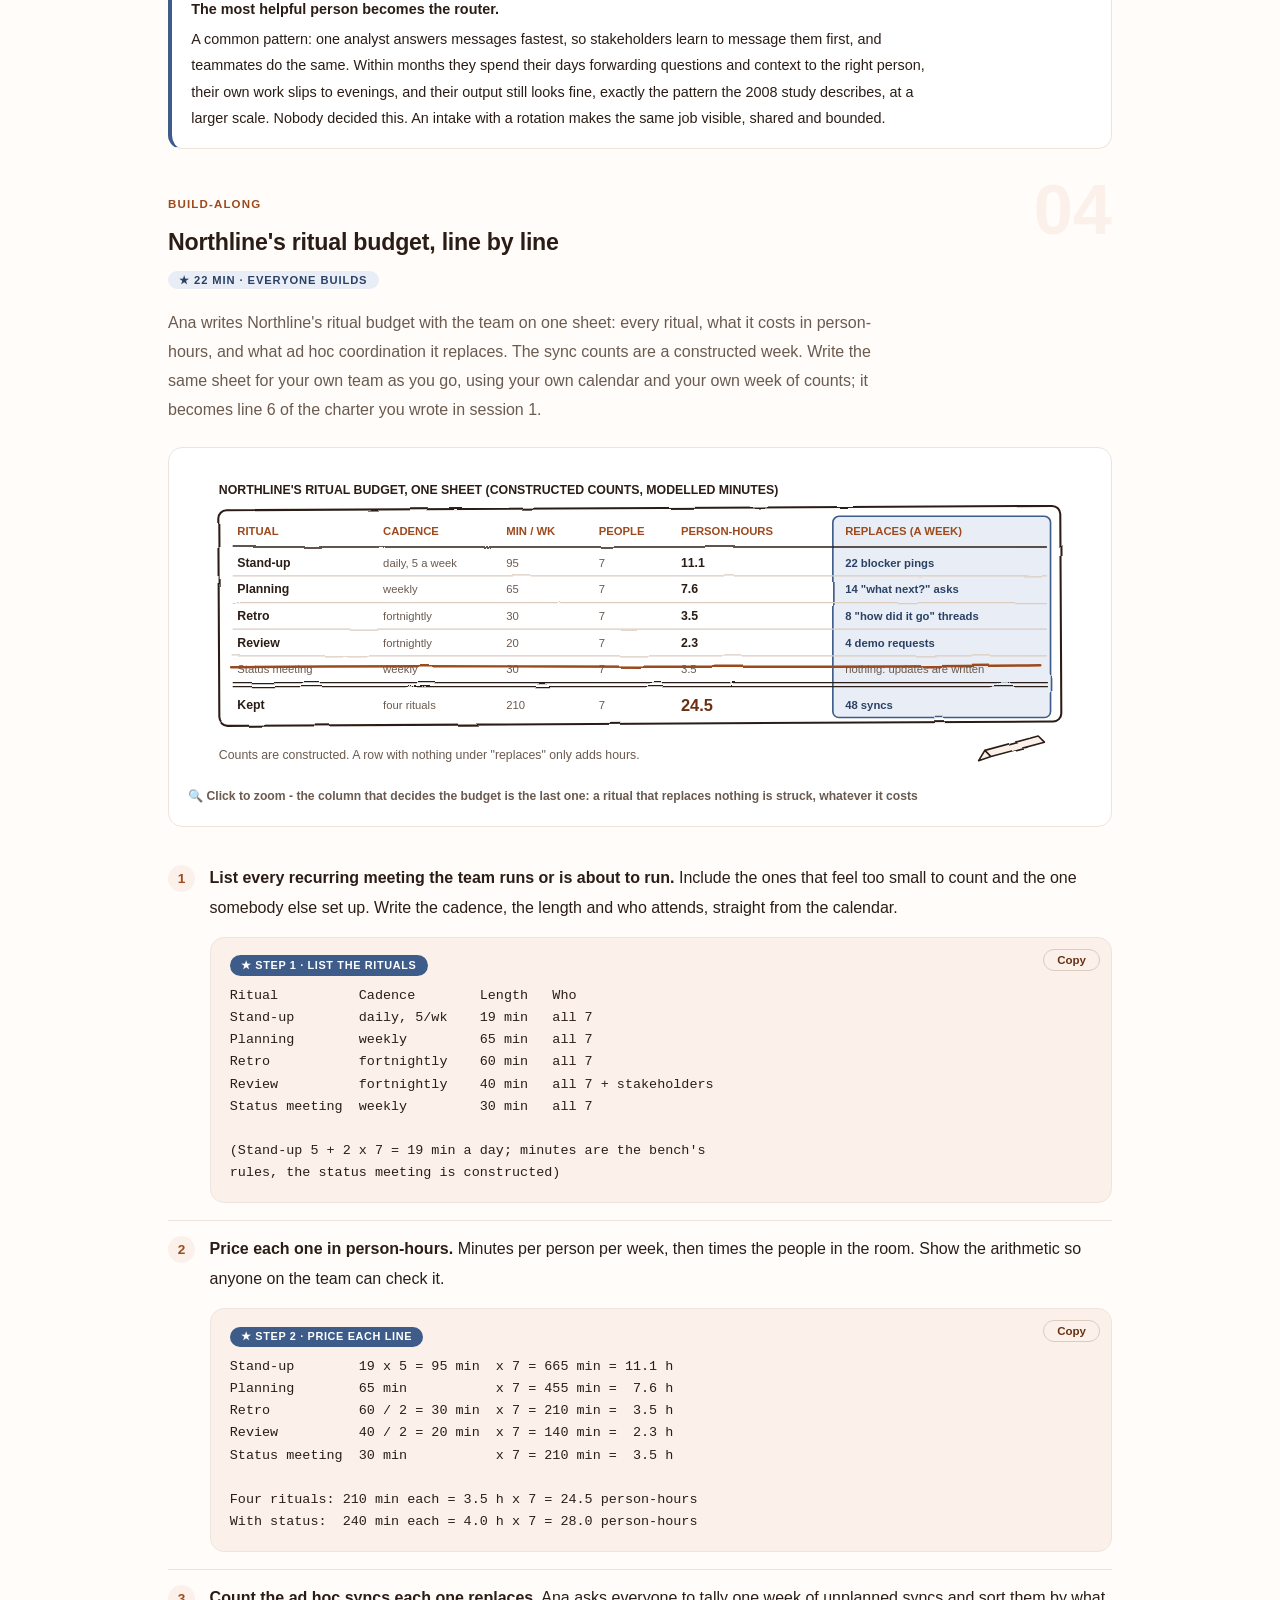
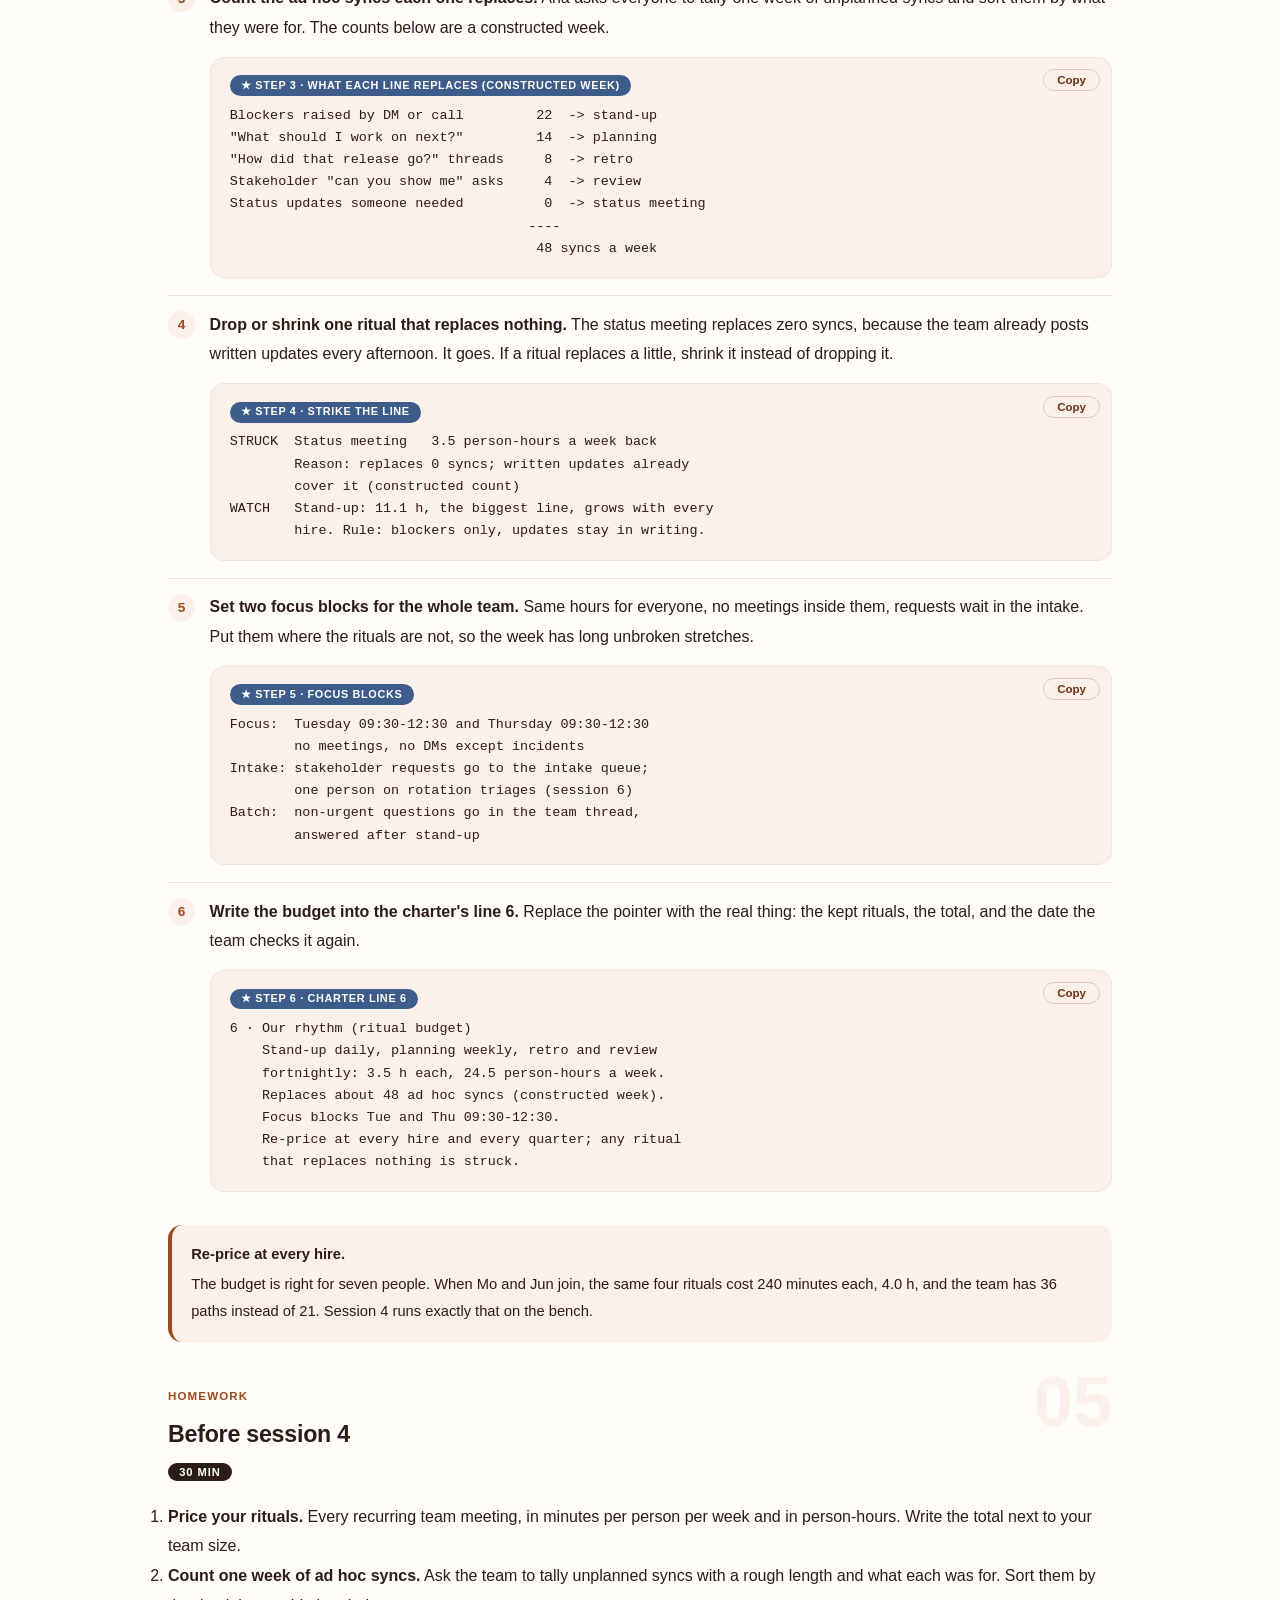
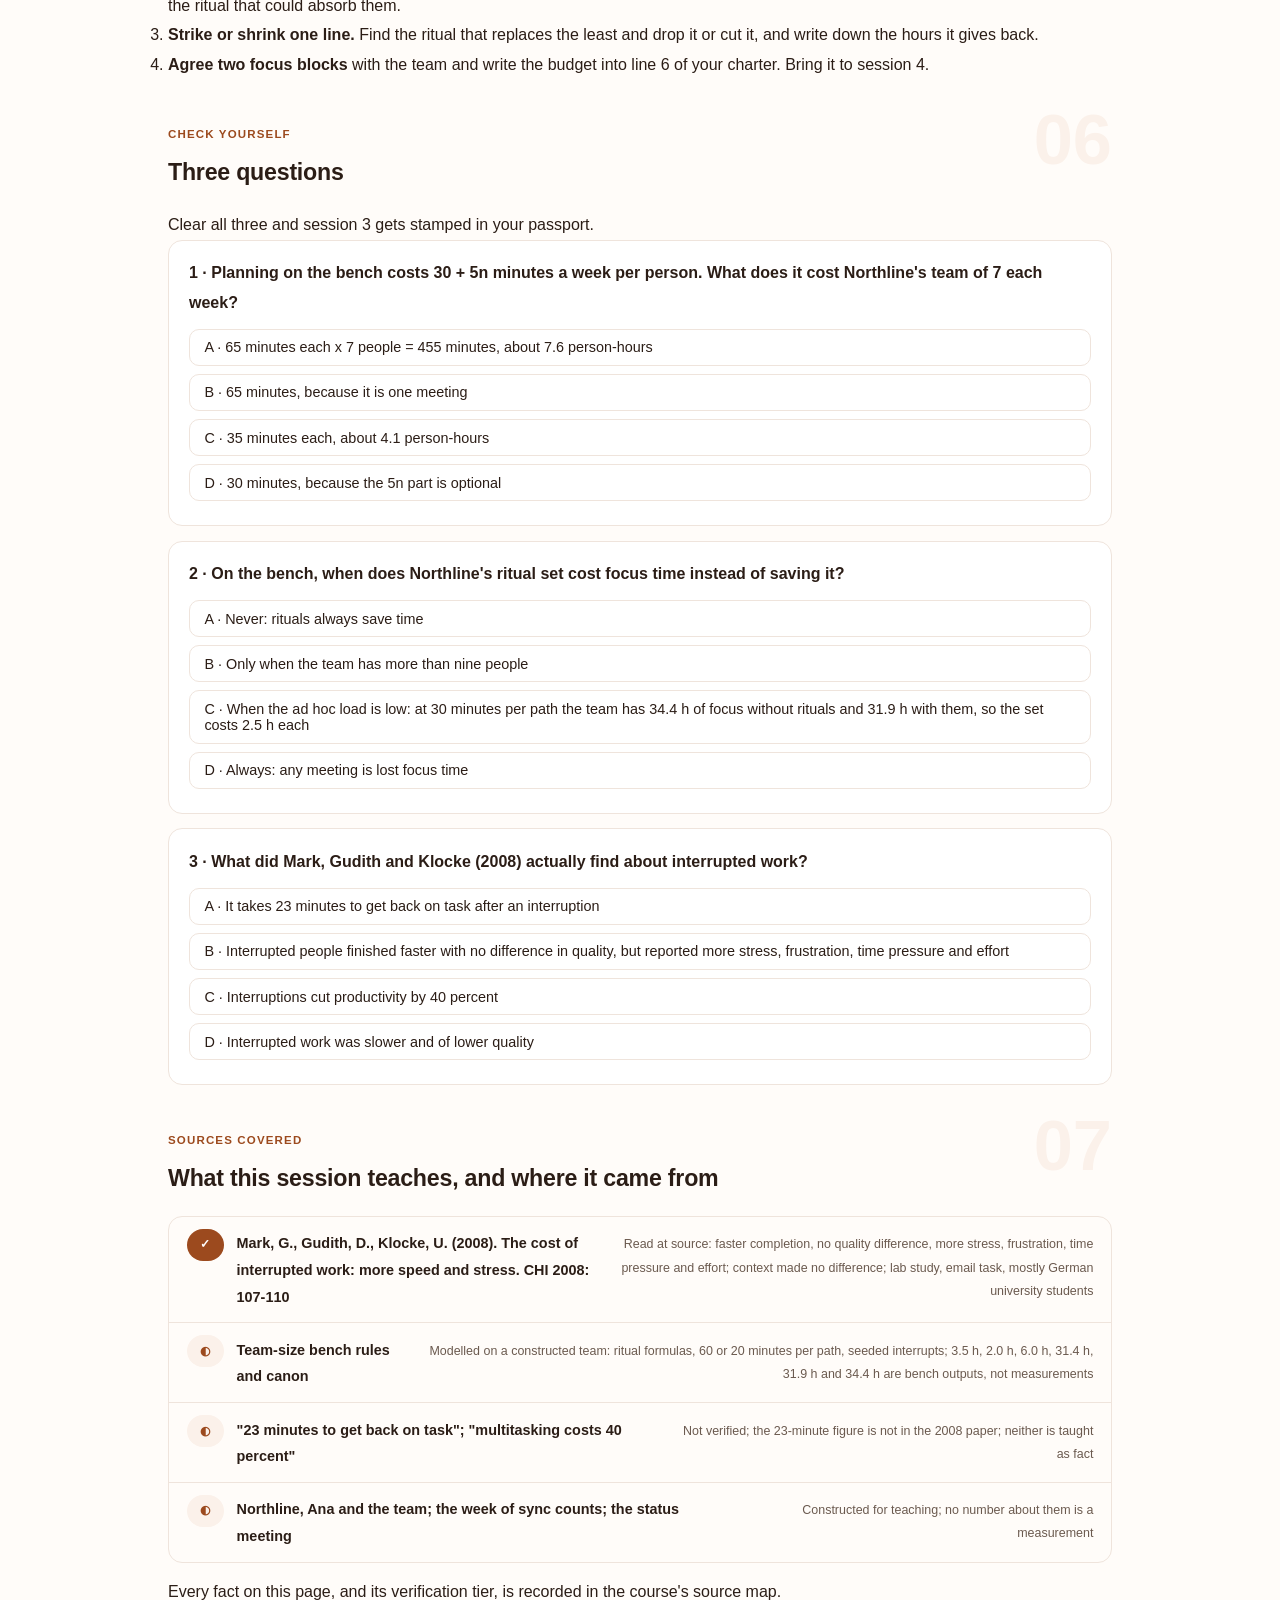
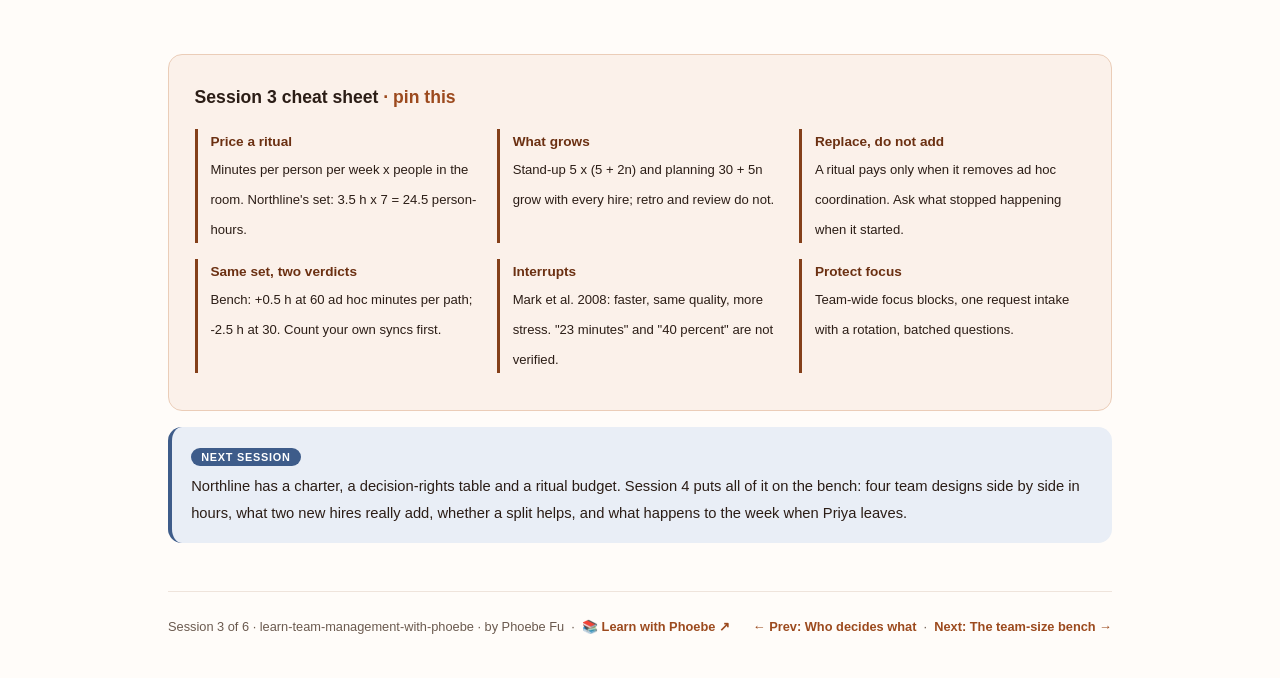
<file: courses/03-rhythm-and-cost.html>
<!DOCTYPE html>
<html lang="en">
<head>
<meta charset="UTF-8">
<meta name="viewport" content="width=device-width, initial-scale=1.0">
<!-- social:start -->
<meta name="description" content="Session 3 of 6. A team's rhythm is a budget: every ritual has a cadence, a length and a list of attendees, and costs person-hours. Price a ritual set, see when it pays (only when it replaces coordination that was happening anyway), read what Mark, Gudith and Klocke 2008 actually found about interrupts, and write a ritual budget line by line.">
<meta property="og:type" content="article">
<meta property="og:site_name" content="Learn with Phoebe">
<meta property="og:title" content="The team's rhythm and what it costs - learn team management with phoebe">
<meta property="og:description" content="Session 3 of 6. Rituals priced in person-hours, the replace-do-not-add rule, interrupts at source, and a ritual budget on one sheet.">
<meta property="og:url" content="https://phoebefu6.github.io/learn-team-management-with-phoebe/courses/03-rhythm-and-cost.html">
<meta property="og:image" content="https://phoebefu6.github.io/learn-team-management-with-phoebe/assets/og-cover.png">
<meta property="og:image:width" content="1200">
<meta property="og:image:height" content="630">
<meta name="twitter:card" content="summary_large_image">
<meta name="twitter:title" content="The team's rhythm and what it costs - learn team management with phoebe">
<meta name="twitter:description" content="Session 3 of 6. Every ritual is a line in a budget, and it pays only when it replaces something.">
<meta name="twitter:image" content="https://phoebefu6.github.io/learn-team-management-with-phoebe/assets/og-cover.png">
<!-- social:end -->
<title>Session 3 · The team's rhythm and what it costs - learn team management with phoebe</title>
<link rel="stylesheet" href="../assets/style.css?v=20">
</head>
<body>

<div class="toolbar">
  <div class="wrap">
    <span class="crumb"><a href="../index.html">learn-team-management-with-phoebe</a> / Session 3 of 6</span>
    <button class="btn" id="toggle-all" type="button">Expand all</button>
    <button class="btn primary" id="zoom-toggle" type="button">Projector zoom: off</button>
  </div>
</div>

<header class="masthead">
  <div class="wrap">
    <div class="eyebrow">Learn Team Management with Phoebe · Session 3 of 6</div>
    <h1>The team's <span class="accent">rhythm</span> and what it costs</h1>
    <p class="sub">Every stand-up, planning session, retro and review is paid for in the one currency a team cannot print: its members' hours. Tonight we put Northline's rituals on a budget sheet and price each one in person-hours, test the rule that decides whether a ritual earns its place (it has to replace coordination that was happening anyway), read what the research on interrupts actually found rather than what gets quoted, and write a ritual budget the team can defend line by line.</p>
    <div class="chip-row">
      <span class="chip level">🟡 Core</span>
      <span class="chip audience">Anyone who leads a team</span>
      <span class="chip audience">Bring last week's calendar</span>
      <span class="chip time">45 min</span>
    </div>
    <div class="agenda">
      <span class="a1" style="flex:1">0-3 · Welcome</span>
      <span class="a2" style="flex:4">3-18 · Budget, replace, interrupts</span>
      <span class="a3" style="flex:5">18-40 · Build-along: the ritual budget</span>
      <span class="a4" style="flex:1">40-45 · Q&amp;A</span>
    </div>
  </div>
</header>

<main class="wrap">

  <section class="section" id="intro">
    <div class="section-kicker">
      <span class="klabel">Part 0</span>
      <h2>Where we start</h2>
    </div>
    <p class="lede">Northline is constructed: an invented 7-person data team led by Ana, with Priya, Tom, Wei, Sam, Lena and Kofi. After session 1 it has a charter, and after session 2 it knows who decides what. Line 6 of the charter still says "our rhythm: see the ritual budget", and there is no budget. Today everyone syncs with everyone whenever something comes up, and Ana is about to add four meetings to fix it. Before she does, she wants to know what they cost and what they buy.</p>

    <div class="legend">
      <span class="pill">🎫 Clear all three quiz questions to stamp your passport</span>
      <span class="pill">Live = presented in the 45 minutes</span>
      <span class="pill">Self-study = the full depth, after class</span>
      <span class="pill">★ Build-along = write it yourself</span>
    </div>

    <div class="callout tip">
      <p><strong>About the numbers.</strong> Every hour figure on this page comes from the team-size bench you open in session 4. Its rules are stated in the open (a 40-hour week, the ritual formulas below, a fixed cost per communication path) and run on Northline, a constructed team. The numbers are modelled, not measured: they show the shape of a trade-off, and your own team's numbers will differ.</p>
    </div>

    <div class="callout win">
      <p><strong>★ What you walk out with tonight.</strong> A way to price any ritual in person-hours, the one test a ritual has to pass before it goes in the calendar, an honest reading of the interrupt research, three ways to protect focus time, and a one-sheet ritual budget for your own team with a row you have deliberately struck out.</p>
    </div>
  </section>

  <section class="section" id="part-1">
    <div class="section-kicker">
      <span class="klabel">Part 1 · covers the rhythm as a budget</span>
      <h2>Every ritual is a line in a budget</h2>
      <span class="tag concept">5 min live</span>
    </div>
    <p class="lede">A ritual looks small on one calendar: fifteen minutes here, an hour every other Friday there. On the team's ledger it is multiplied by everyone in the room. Northline's proposed set (a daily stand-up, weekly planning, a fortnightly retro and a fortnightly review) costs each person 210 minutes, 3.5 hours, a week on the bench's rules. Across seven people that is 3.5 h x 7 = 24.5 person-hours a week, more than half of one person's whole week, before a single decision has been made in any of those meetings.</p>

    <figure class="zoomable">
      <svg viewBox="0 0 880 300" xmlns="http://www.w3.org/2000/svg" role="img" aria-label="Horizontal bars of Northline's weekly person-hours per ritual for 7 people, constructed team on modelled rules. Stand-up 95 minutes each times 7 is 11.1 hours; planning 65 minutes times 7 is 7.6 hours; retro 30 minutes times 7 is 3.5 hours; review 20 minutes times 7 is 2.3 hours. Stand-up and planning grow with team size, retro and review are fixed. Total 24.5 person-hours a week, which is 210 minutes or 3.5 hours each.">
        <defs>
          <filter id="t3aSk" x="-3%" y="-3%" width="106%" height="106%"><feTurbulence type="fractalNoise" baseFrequency="0.02" numOctaves="2" seed="53" result="n"/><feDisplacementMap in="SourceGraphic" in2="n" scale="2.4" xChannelSelector="R" yChannelSelector="G"/></filter>
        </defs>
        <style>
          .t3aH { font: 800 12px Inter, sans-serif; fill: #2B1D16; }
          .t3aL { font: 600 12px Inter, sans-serif; fill: #2B1D16; }
          .t3aS { font: 400 11px Inter, sans-serif; fill: #6B5A4F; }
          .t3aB { font: 800 11px Inter, sans-serif; fill: #2A4165; }
          .t3aV { font: 800 18px Inter, sans-serif; fill: #6B3012; }
          .t3aN { font: 400 12px Inter, sans-serif; fill: #6B5A4F; }
        </style>

        <text class="t3aH" x="30" y="26">NORTHLINE'S RITUALS IN PERSON-HOURS A WEEK, 7 PEOPLE (CONSTRUCTED TEAM, MODELLED RULES)</text>

        <g filter="url(#t3aSk)" fill="none" stroke="#2B1D16" stroke-width="2" stroke-linecap="round" stroke-linejoin="round">
          <rect x="250" y="46" width="443" height="30" rx="4" transform="rotate(-0.3 471 61)" fill="#E9EEF6" stroke="#3E5C8A"/>
          <rect x="250" y="90" width="303" height="30" rx="4" transform="rotate(0.3 401 105)" fill="#E9EEF6" stroke="#3E5C8A"/>
          <rect x="250" y="134" width="140" height="30" rx="4" transform="rotate(-0.4 320 149)" fill="#EBCDB8"/>
          <rect x="250" y="178" width="93" height="30" rx="4" transform="rotate(0.4 296 193)" fill="#EBCDB8"/>
          <path d="M40 224 L850 224" stroke="#DCCBBF" stroke-width="1.4"/>
          <circle cx="800" cy="248" r="12" fill="#FBF1EA"/>
          <path d="M800 240 L800 248 L806 252 M796 232 L804 232" stroke-width="1.6"/>
        </g>

        <text class="t3aL" x="40" y="58">Stand-up</text>
        <text class="t3aS" x="40" y="72">5 x (5 + 2n) = 95 min</text>
        <text class="t3aB" x="262" y="65">grows with team size</text>
        <text class="t3aV" x="705" y="67">11.1 h</text>
        <text class="t3aS" x="782" y="66">95 min x 7</text>

        <text class="t3aL" x="40" y="102">Planning</text>
        <text class="t3aS" x="40" y="116">30 + 5n = 65 min</text>
        <text class="t3aB" x="262" y="109">grows with team size</text>
        <text class="t3aV" x="565" y="111">7.6 h</text>
        <text class="t3aS" x="628" y="110">65 min x 7</text>

        <text class="t3aL" x="40" y="146">Retro</text>
        <text class="t3aS" x="40" y="160">60 fortnightly = 30 min/wk</text>
        <text class="t3aS" x="262" y="153">fixed</text>
        <text class="t3aV" x="402" y="155">3.5 h</text>
        <text class="t3aS" x="465" y="154">30 min x 7</text>

        <text class="t3aL" x="40" y="190">Review</text>
        <text class="t3aS" x="40" y="204">40 fortnightly = 20 min/wk</text>
        <text class="t3aS" x="262" y="197">fixed</text>
        <text class="t3aV" x="355" y="199">2.3 h</text>
        <text class="t3aS" x="418" y="198">20 min x 7</text>

        <text class="t3aL" x="40" y="250">Total</text>
        <text class="t3aS" x="40" y="264">minutes per person per week</text>
        <text class="t3aV" x="250" y="252">24.5 person-hours</text>
        <text class="t3aS" x="440" y="251">= 210 min (3.5 h) each x 7 people</text>

        <text class="t3aN" x="30" y="286">Check: 11.1 + 7.6 + 3.5 + 2.3 = 24.5. Modelled rules on a constructed team; at 9 people it is 4.0 h each.</text>
      </svg>
      <figcaption>🔍 Click to zoom - the two daily and weekly rituals carry two-thirds of the bill, and they are the two that grow with every hire</figcaption>
    </figure>

    <details class="card" open>
      <summary><span class="mode live">Live</span>Price each ritual: cadence x length x attendees<span class="mini">3 min</span><span class="caret">▶</span></summary>
      <div class="body">
        <p><strong>Write each ritual as a row.</strong> Cadence, length, who attends, then minutes per person per week. The bench uses four formulas for a team of n people: stand-up 5 x (5 + 2n) minutes a week (five days, a fixed opening plus about two minutes a person), planning 30 + 5n, retro 60 minutes fortnightly (30 a week), review 40 minutes fortnightly (20 a week). For Northline's seven: 95 + 65 + 30 + 20 = 210 minutes, 3.5 hours each.</p>
        <p><strong>Multiply by the people in the room.</strong> That is the number a calendar hides. Stand-up 95 x 7 = 665 minutes, 11.1 person-hours. Planning 65 x 7 = 455 minutes, 7.6. Retro 30 x 7 = 210 minutes, 3.5. Review 20 x 7 = 140 minutes, 2.3. Together, 24.5 person-hours a week (constructed team, modelled rules).</p>
        <p><strong>Notice which lines grow.</strong> Stand-up and planning have n in the formula: every person adds time to everyone's meeting. Retro and review do not. Add Mo and Jun in session 4 and the stand-up becomes 5 x (5 + 18) = 115 minutes, planning 30 + 45 = 75, and the set goes from 210 to 240 minutes, 4.0 h each, across nine people instead of seven.</p>
      </div>
    </details>

    <details class="card">
      <summary><span class="mode self">Self-study</span>What each ritual is for, in one line<span class="mini">3 min</span><span class="caret">▶</span></summary>
      <div class="body">
        <p>A ritual without a one-line job description drifts into a status meeting. Write the job before the invite:</p>
        <ul>
          <li><strong>Stand-up:</strong> surface blockers today so nobody waits until tomorrow to ask for help.</li>
          <li><strong>Planning:</strong> agree what the team works on this week, so individual "what next?" questions have an answer.</li>
          <li><strong>Retro:</strong> change one thing about how the team works, based on the last two weeks.</li>
          <li><strong>Review:</strong> show finished work to the people it is for, and hear what they need next.</li>
        </ul>
        <p>How to run each of these meetings well, from the agenda to the closing decision, is facilitation, taught in <a href="https://phoebefu6.github.io/learn-facilitation-with-phoebe/courses/03-diverge-converge-decide.html">Facilitation ↗</a>. Using AI to summarise and synthesise meetings is in <a href="https://phoebefu6.github.io/learn-ai-leadership-with-phoebe/courses/b7-meetings-synthesis.html">AI Leadership: meetings and synthesis ↗</a>. Here the question is only which meetings the team runs and what the set costs.</p>
      </div>
    </details>

    <div class="callout example">
      <span class="ex-pill">Real world</span>
      <p><strong>The stand-up that grew to 40 minutes.</strong> A common pattern: a stand-up starts at fifteen minutes with six people. The team grows, nobody changes the format, and every new person adds their round of updates plus the side discussions their work starts. A year later it runs forty minutes daily, people join with cameras off and work in another window, and the blockers it exists to surface come up in direct messages afterwards. The formula 5 + 2n predicted the growth; the fix is to price it at each hire and change the shape (split it, cap updates at blockers only, or move updates into writing) before it becomes the most expensive line in the budget.</p>
    </div>
  </section>

  <section class="section" id="part-2">
    <div class="section-kicker">
      <span class="klabel">Part 2 · covers replace, do not add</span>
      <h2>A ritual pays only when it replaces coordination that was happening anyway</h2>
      <span class="tag concept">5 min live</span>
    </div>
    <p class="lede">A team without rituals is not a team without coordination. It coordinates ad hoc: a quick call here, a long thread there, a question that interrupts someone's afternoon. The bench prices that too. A ritual set is a trade, not a cost: it is worth 3.5 hours a person only if it removes more than 3.5 hours of coordination that was going to happen anyway. Whether it does depends on how heavy the ad hoc load really was.</p>

    <figure class="zoomable">
      <svg viewBox="0 0 880 300" xmlns="http://www.w3.org/2000/svg" role="img" aria-label="One person's 40-hour week at Northline drawn three ways, constructed team on modelled rules. Ad hoc at 60 minutes a path: coordination 6.0 hours, interrupts 2.6, focus 31.4. With the ritual set: rituals 3.5, coordination 2.0, interrupts 2.6, focus 31.9, half an hour more than ad hoc at 60. Ad hoc at 30 minutes a path: coordination 3.0, interrupts 2.6, focus 34.4, so the ritual set would cost 2.5 hours.">
        <defs>
          <filter id="t3bSk" x="-3%" y="-3%" width="106%" height="106%"><feTurbulence type="fractalNoise" baseFrequency="0.02" numOctaves="2" seed="59" result="n"/><feDisplacementMap in="SourceGraphic" in2="n" scale="2.4" xChannelSelector="R" yChannelSelector="G"/></filter>
        </defs>
        <style>
          .t3bH { font: 800 12px Inter, sans-serif; fill: #2B1D16; }
          .t3bL { font: 600 12px Inter, sans-serif; fill: #2B1D16; }
          .t3bS { font: 400 11px Inter, sans-serif; fill: #6B5A4F; }
          .t3bV { font: 800 16px Inter, sans-serif; fill: #6B3012; }
          .t3bA { font: 700 11px Inter, sans-serif; fill: #9C4A1E; }
          .t3bN { font: 400 12px Inter, sans-serif; fill: #6B5A4F; }
        </style>

        <text class="t3bH" x="30" y="26">ONE PERSON'S 40-HOUR WEEK AT NORTHLINE, THREE WAYS (MODELLED, CONSTRUCTED TEAM)</text>

        <g filter="url(#t3bSk)" fill="none" stroke="#2B1D16" stroke-width="2" stroke-linecap="round" stroke-linejoin="round">
          <rect x="200" y="48" width="96" height="36" rx="3" fill="#DCCBBF"/>
          <rect x="296" y="48" width="42" height="36" rx="3" fill="#FBF1EA"/>
          <rect x="338" y="48" width="502" height="36" rx="3" fill="#E9EEF6" stroke="#3E5C8A"/>
          <rect x="200" y="108" width="56" height="36" rx="3" fill="#EBCDB8"/>
          <rect x="256" y="108" width="32" height="36" rx="3" fill="#DCCBBF"/>
          <rect x="288" y="108" width="42" height="36" rx="3" fill="#FBF1EA"/>
          <rect x="330" y="108" width="510" height="36" rx="3" fill="#E9EEF6" stroke="#3E5C8A"/>
          <rect x="200" y="168" width="48" height="36" rx="3" fill="#DCCBBF"/>
          <rect x="248" y="168" width="42" height="36" rx="3" fill="#FBF1EA"/>
          <rect x="290" y="168" width="550" height="36" rx="3" fill="#E9EEF6" stroke="#3E5C8A"/>
          <rect x="200" y="222" width="14" height="12" rx="2" fill="#EBCDB8"/>
          <rect x="320" y="222" width="14" height="12" rx="2" fill="#DCCBBF"/>
          <rect x="460" y="222" width="14" height="12" rx="2" fill="#FBF1EA"/>
          <rect x="640" y="222" width="14" height="12" rx="2" fill="#E9EEF6" stroke="#3E5C8A"/>
          <circle cx="846" cy="22" r="10" fill="#FBF1EA"/>
          <path d="M846 15 L846 22 L851 25" stroke-width="1.6"/>
        </g>

        <text class="t3bL" x="40" y="62">Ad hoc, 60 min</text>
        <text class="t3bS" x="40" y="77">per path, no rituals</text>
        <text class="t3bL" x="248" y="71" text-anchor="middle">6.0</text>
        <text class="t3bL" x="317" y="71" text-anchor="middle">2.6</text>
        <text class="t3bV" x="352" y="72">31.4 h focus</text>
        <text class="t3bA" x="828" y="71" text-anchor="end">6 paths x 60 min = 6.0 h</text>

        <text class="t3bL" x="40" y="122">Ritual set</text>
        <text class="t3bS" x="40" y="137">paths drop to 20 min</text>
        <text class="t3bL" x="228" y="131" text-anchor="middle">3.5</text>
        <text class="t3bL" x="272" y="131" text-anchor="middle">2.0</text>
        <text class="t3bL" x="309" y="131" text-anchor="middle">2.6</text>
        <text class="t3bV" x="344" y="132">31.9 h focus</text>
        <text class="t3bA" x="828" y="131" text-anchor="end">+0.5 h vs ad hoc at 60</text>

        <text class="t3bL" x="40" y="182">Ad hoc, 30 min</text>
        <text class="t3bS" x="40" y="197">per path, no rituals</text>
        <text class="t3bL" x="224" y="191" text-anchor="middle">3.0</text>
        <text class="t3bL" x="269" y="191" text-anchor="middle">2.6</text>
        <text class="t3bV" x="304" y="192">34.4 h focus</text>
        <text class="t3bA" x="828" y="191" text-anchor="end">the set would cost 2.5 h here</text>

        <text class="t3bL" x="220" y="233">rituals</text>
        <text class="t3bL" x="340" y="233">coordination</text>
        <text class="t3bL" x="480" y="233">interrupts, team mean</text>
        <text class="t3bL" x="660" y="233">focus: what is left</text>

        <text class="t3bN" x="30" y="262">Interrupts 2.6 h = 40 - 6.0 - 31.4 (seeded team mean). The ritual set pays only when ad hoc load is high.</text>
      </svg>
      <figcaption>🔍 Click to zoom - the same 3.5 hours of meetings buys half an hour back in one team and costs two and a half in another</figcaption>
    </figure>

    <details class="card">
      <summary><span class="mode live">Live</span>The bench rule, and the half hour it buys<span class="mini">3 min</span><span class="caret">▶</span></summary>
      <div class="body">
        <p><strong>Without rituals.</strong> On the bench, each communication path costs each of its two people 60 minutes a week when coordination is ad hoc. In a team of 7 everyone sits on 6 paths, so 6 x 60 = 360 minutes, 6.0 hours of coordination each. After interrupts, Northline's mean focus time is 31.4 hours a person.</p>
        <p><strong>With the ritual set.</strong> The rituals cost 3.5 hours each, and because blockers, priorities and updates now have a home, each path drops to 20 minutes: 6 x 20 = 120 minutes, 2.0 hours. Rituals plus coordination is 5.5 hours, against 6.0 before. Mean focus rises from 31.4 to 31.9 hours, half an hour a person (modelled on a constructed team).</p>
        <p><strong>When the ad hoc load is lighter.</strong> Run the same team at 30 minutes per path and coordination without rituals is 3.0 hours; focus is 34.4. Adding the ritual set still leaves 31.9, so the set now costs 34.4 - 31.9 = 2.5 hours a person. Same meetings, opposite verdict. The ritual set does not create focus time; it can only convert ad hoc coordination into scheduled coordination, and that is worth doing only when there was a lot of ad hoc coordination to convert.</p>
      </div>
    </details>

    <details class="card">
      <summary><span class="mode self">Self-study</span>Estimate your team's real ad hoc load<span class="mini">4 min</span><span class="caret">▶</span></summary>
      <div class="body">
        <p>The 60-minute and 30-minute figures are bench rules, not measurements. Your team has its own number, and you can estimate it in a week without any tool:</p>
        <ul>
          <li><strong>Count syncs for one normal week.</strong> Ask each person to tally every unplanned call, thread longer than a few messages and "got a minute?" conversation with a teammate, with a rough length.</li>
          <li><strong>Sort them by what they were for.</strong> Blockers, "what should I work on next", updates someone needed, decisions, help with a problem. Each kind maps to the ritual that could absorb it, or to none.</li>
          <li><strong>Compare the total with the ritual cost.</strong> If the week's ad hoc coordination is well above what the rituals would cost, a set will pay. If it is already light, adding rituals adds hours.</li>
          <li><strong>Keep what no ritual would replace.</strong> Pairing on a hard problem is ad hoc and valuable. The goal is fewer accidental syncs, not zero conversation.</li>
        </ul>
        <p>The count is noisy and one week can be unusual. That is fine: the decision needs an order of magnitude, not a precise figure.</p>
      </div>
    </details>

    <div class="callout example">
      <span class="ex-pill">Real world</span>
      <p><strong>The status meeting that replaced nothing.</strong> A familiar pattern: a team already posts written updates in a shared channel every afternoon, and someone adds a weekly status meeting "so we are all aligned". Each person reads out what they already wrote. No coordination moved into the meeting, because none was left outside it. The meeting is pure cost, multiplied by everyone in the room, every week. The test is one question per ritual: what ad hoc coordination stopped happening when we started this? If the answer is nothing, it goes.</p>
    </div>
  </section>

  <section class="section" id="part-3">
    <div class="section-kicker">
      <span class="klabel">Part 3 · covers interrupts and focus</span>
      <h2>Interrupts are paid for later, in stress</h2>
      <span class="tag concept">5 min live</span>
    </div>
    <p class="lede">Interrupts are the coordination nobody scheduled. On the bench they are seeded draws, and they land unevenly: over 12 modelled weeks Ana averages 279.2 minutes of interrupts a week and Sam 232.1, while Wei gets 84.6 and Lena 90.8. The lead and the person stakeholders know best absorb the most. What interrupts actually cost a person is a narrower question than the famous figures suggest, and the study usually behind them found something different.</p>

    <figure class="zoomable">
      <svg viewBox="0 0 880 280" xmlns="http://www.w3.org/2000/svg" role="img" aria-label="Two panels showing where an interrupt lands. Left, direct messages: a merchandising lead and a finance lead each send requests straight to several of Northline's seven people, so seven arrows fan out across the team. Right, through an intake: both stakeholders send to one intake queue, which routes to one person on a weekly rotation, while the other six sit inside a focus block that no request reaches.">
        <defs>
          <filter id="t3cSk" x="-3%" y="-3%" width="106%" height="106%"><feTurbulence type="fractalNoise" baseFrequency="0.02" numOctaves="2" seed="61" result="n"/><feDisplacementMap in="SourceGraphic" in2="n" scale="2.4" xChannelSelector="R" yChannelSelector="G"/></filter>
          <marker id="t3cAr" viewBox="0 0 10 10" refX="9" refY="5" markerWidth="8" markerHeight="8" orient="auto"><path d="M1 1 L9 5 L1 9" fill="none" stroke="#2B1D16" stroke-width="1.6" stroke-linecap="round"/></marker>
        </defs>
        <style>
          .t3cH { font: 800 12px Inter, sans-serif; fill: #2B1D16; }
          .t3cL { font: 600 12px Inter, sans-serif; fill: #2B1D16; }
          .t3cS { font: 400 11px Inter, sans-serif; fill: #6B5A4F; }
          .t3cB { font: 800 11px Inter, sans-serif; fill: #2A4165; }
          .t3cN { font: 400 12px Inter, sans-serif; fill: #6B5A4F; }
        </style>

        <text class="t3cH" x="30" y="26">WHERE AN INTERRUPT LANDS: DIRECT MESSAGE VERSUS ONE INTAKE (NORTHLINE, CONSTRUCTED)</text>

        <g filter="url(#t3cSk)" fill="none" stroke="#2B1D16" stroke-width="2" stroke-linecap="round" stroke-linejoin="round">
          <rect x="30" y="44" width="400" height="172" rx="12" transform="rotate(-0.3 230 130)" fill="#FEF2F2" stroke="#FCA5A5"/>
          <rect x="450" y="44" width="400" height="172" rx="12" transform="rotate(0.3 650 130)" fill="#FBF1EA"/>
          <rect x="46" y="76" width="90" height="28" rx="6" transform="rotate(-1.5 91 90)" fill="#FFFFFF"/>
          <rect x="46" y="140" width="90" height="28" rx="6" transform="rotate(1.2 91 154)" fill="#FFFFFF"/>
          <path d="M138 90 L331 66 M138 90 L331 110 M138 90 L331 154 M138 154 L331 88 M138 154 L331 132 M138 154 L331 154 M138 154 L331 176" stroke="#991B1B" stroke-width="1.4" marker-end="url(#t3cAr)"/>
          <circle cx="340" cy="66" r="7" fill="#FFFFFF"/><circle cx="340" cy="88" r="7" fill="#FFFFFF"/><circle cx="340" cy="110" r="7" fill="#FFFFFF"/><circle cx="340" cy="132" r="7" fill="#FFFFFF"/><circle cx="340" cy="154" r="7" fill="#FFFFFF"/><circle cx="340" cy="176" r="7" fill="#FFFFFF"/><circle cx="340" cy="198" r="7" fill="#FFFFFF"/>
          <rect x="466" y="76" width="90" height="28" rx="6" transform="rotate(1.4 511 90)" fill="#FFFFFF"/>
          <rect x="466" y="140" width="90" height="28" rx="6" transform="rotate(-1.2 511 154)" fill="#FFFFFF"/>
          <path d="M558 92 L596 120 M558 152 L596 140" marker-end="url(#t3cAr)"/>
          <rect x="600" y="108" width="90" height="44" rx="8" transform="rotate(-1 645 130)" fill="#FFFFFF"/>
          <path d="M692 116 L713 84" marker-end="url(#t3cAr)"/>
          <circle cx="724" cy="74" r="9" fill="#3E5C8A" stroke="#2A4165"/>
          <rect x="716" y="104" width="120" height="102" rx="12" stroke="#3E5C8A" stroke-dasharray="7 6" stroke-width="1.6" fill="#E9EEF6"/>
          <circle cx="746" cy="148" r="7" fill="#FFFFFF"/><circle cx="776" cy="148" r="7" fill="#FFFFFF"/><circle cx="806" cy="148" r="7" fill="#FFFFFF"/>
          <circle cx="746" cy="174" r="7" fill="#FFFFFF"/><circle cx="776" cy="174" r="7" fill="#FFFFFF"/><circle cx="806" cy="174" r="7" fill="#FFFFFF"/>
          <circle cx="500" cy="194" r="10" fill="#FFFFFF"/>
          <path d="M500 187 L500 194 L505 197" stroke-width="1.6"/>
        </g>

        <text class="t3cL" x="46" y="64">DIRECT MESSAGES</text>
        <text class="t3cS" x="91" y="94" text-anchor="middle">merch lead</text>
        <text class="t3cS" x="91" y="158" text-anchor="middle">finance lead</text>
        <text class="t3cS" x="354" y="70">Ana</text>
        <text class="t3cS" x="354" y="92">Priya</text>
        <text class="t3cS" x="354" y="114">Tom</text>
        <text class="t3cS" x="354" y="136">Wei</text>
        <text class="t3cS" x="354" y="158">Sam</text>
        <text class="t3cS" x="354" y="180">Lena</text>
        <text class="t3cS" x="354" y="202">Kofi</text>

        <text class="t3cL" x="466" y="64">THROUGH AN INTAKE</text>
        <text class="t3cS" x="511" y="94" text-anchor="middle">merch lead</text>
        <text class="t3cS" x="511" y="158" text-anchor="middle">finance lead</text>
        <text class="t3cL" x="645" y="128" text-anchor="middle">intake</text>
        <text class="t3cS" x="645" y="143" text-anchor="middle">one queue</text>
        <text class="t3cB" x="740" y="70">on rotation</text>
        <text class="t3cS" x="740" y="86">rotates weekly</text>
        <text class="t3cL" x="728" y="124">focus block</text>
        <text class="t3cS" x="728" y="198">no pings</text>

        <text class="t3cS" x="46" y="236">any of seven people can be pinged, at any hour</text>
        <text class="t3cS" x="466" y="236">one person absorbs the switch, six keep the block</text>

        <text class="t3cN" x="30" y="264">Same requests, same volume: the intake changes who absorbs each interrupt and when, not how many arrive.</text>
      </svg>
      <figcaption>🔍 Click to zoom - a direct message picks its target at random from whoever answers; an intake picks one person on purpose and protects the rest</figcaption>
    </figure>

    <details class="card">
      <summary><span class="mode live">Live</span>What Mark, Gudith and Klocke (2008) found, read at source<span class="mini">3 min</span><span class="caret">▶</span></summary>
      <div class="body">
        <p><strong>The finding.</strong> In a lab study at CHI 2008, Gloria Mark, Daniela Gudith and Ulrich Klocke interrupted people during an email task. People who were interrupted completed the interrupted tasks in less time, with no difference in quality. They paid for it in more stress, higher frustration, more time pressure and more effort. Whether the interruption was related to the task or not made no difference.</p>
        <p><strong>What it means for a team.</strong> An interrupt does not show up as slower or worse work on the day. People compensate by working faster, and the cost lands on them as strain. A lead who looks only at output will see nothing wrong while the most-interrupted people on the team carry the bill.</p>
        <p><strong>How far it reaches.</strong> One lab study, an email task, participants mostly German university students. It is a careful result about short-term speed and reported stress, not a measurement of a working team over months.</p>
      </div>
    </details>

    <details class="card">
      <summary><span class="mode self">Self-study</span>Two figures that are not from this paper, and three ways to protect focus<span class="mini">4 min</span><span class="caret">▶</span></summary>
      <div class="body">
        <p><strong>"23 minutes to get back on task."</strong> This figure is widely attributed to Gloria Mark's research, but it does not appear in the 2008 paper read for this page. Its source was not verified, so it is not taught here as a fact.</p>
        <p><strong>"Multitasking costs 40 percent of productivity."</strong> Quoted everywhere, traced to no source read for this page. Not verified, not taught.</p>
        <p><strong>Protecting focus is a design choice, not a personal habit.</strong> Three moves that change where interrupts land:</p>
        <ul>
          <li><strong>Team-wide focus blocks.</strong> The same hours for everyone, no meetings, no pings except for incidents. A block only one person keeps is a block everyone else books over.</li>
          <li><strong>A request intake.</strong> Stakeholder requests go to one queue, triaged by one person on rotation, instead of to whoever answers first. The interrupt still happens; it lands on one person on purpose. Session 6 builds the rotation.</li>
          <li><strong>Batched questions.</strong> Non-urgent questions to a teammate go into a thread they answer at a set time, or into the stand-up, rather than a "got a minute?" mid-afternoon.</li>
        </ul>
        <p>Stress here means workload: hours, interrupts and who carries them. Nothing on this page is medical advice; the body side belongs to the Stress Control course planned on the <a href="https://phoebefu6.github.io/learn-with-phoebe/">Learn with Phoebe hub ↗</a>.</p>
      </div>
    </details>

    <div class="callout example">
      <span class="ex-pill">Real world</span>
      <p><strong>The most helpful person becomes the router.</strong> A common pattern: one analyst answers messages fastest, so stakeholders learn to message them first, and teammates do the same. Within months they spend their days forwarding questions and context to the right person, their own work slips to evenings, and their output still looks fine, exactly the pattern the 2008 study describes, at a larger scale. Nobody decided this. An intake with a rotation makes the same job visible, shared and bounded.</p>
    </div>
  </section>

  <section class="section" id="demo-1">
    <div class="section-kicker">
      <span class="klabel">Build-along</span>
      <h2>Northline's ritual budget, line by line</h2>
      <span class="tag demo">★ 22 min · everyone builds</span>
    </div>
    <p class="lede">Ana writes Northline's ritual budget with the team on one sheet: every ritual, what it costs in person-hours, and what ad hoc coordination it replaces. The sync counts are a constructed week. Write the same sheet for your own team as you go, using your own calendar and your own week of counts; it becomes line 6 of the charter you wrote in session 1.</p>

    <figure class="zoomable">
      <svg viewBox="0 0 880 300" xmlns="http://www.w3.org/2000/svg" role="img" aria-label="Northline's ritual budget sheet with columns ritual, cadence, minutes a week per person, people, person-hours and replaces. Stand-up, daily, 95 minutes, 7 people, 11.1 person-hours, replaces 22 blocker pings. Planning, weekly, 65, 7, 7.6, replaces 14 what-next asks. Retro, fortnightly, 30, 7, 3.5, replaces 8 how-did-it-go threads. Review, fortnightly, 20, 7, 2.3, replaces 4 demo requests. Status meeting, weekly, 30, 7, 3.5, replaces nothing because updates are already written; this row is struck through. Kept total 24.5 person-hours replacing 48 syncs a week. Counts are constructed.">
        <defs>
          <filter id="t3dSk" x="-3%" y="-3%" width="106%" height="106%"><feTurbulence type="fractalNoise" baseFrequency="0.02" numOctaves="2" seed="67" result="n"/><feDisplacementMap in="SourceGraphic" in2="n" scale="2.4" xChannelSelector="R" yChannelSelector="G"/></filter>
        </defs>
        <style>
          .t3dH { font: 800 12px Inter, sans-serif; fill: #2B1D16; }
          .t3dL { font: 600 12px Inter, sans-serif; fill: #2B1D16; }
          .t3dS { font: 400 11px Inter, sans-serif; fill: #6B5A4F; }
          .t3dB { font: 800 11px Inter, sans-serif; fill: #2A4165; }
          .t3dV { font: 800 16px Inter, sans-serif; fill: #6B3012; }
          .t3dA { font: 700 11px Inter, sans-serif; fill: #9C4A1E; }
          .t3dN { font: 400 12px Inter, sans-serif; fill: #6B5A4F; }
        </style>

        <text class="t3dH" x="30" y="26">NORTHLINE'S RITUAL BUDGET, ONE SHEET (CONSTRUCTED COUNTS, MODELLED MINUTES)</text>

        <g filter="url(#t3dSk)" fill="none" stroke="#2B1D16" stroke-width="2" stroke-linecap="round" stroke-linejoin="round">
          <rect x="30" y="40" width="820" height="210" rx="8" transform="rotate(-0.3 440 145)" fill="#FFFFFF"/>
          <rect x="628" y="48" width="212" height="196" rx="6" fill="#E9EEF6" stroke="#3E5C8A" stroke-width="1.6"/>
          <path d="M44 78 L836 78" stroke-width="1.4"/>
          <path d="M44 106 L836 106 M44 132 L836 132 M44 158 L836 158 M44 184 L836 184" stroke="#DCCBBF" stroke-width="1.2"/>
          <path d="M44 210 L836 210 M44 214 L836 214" stroke-width="1.2"/>
          <path data-strike="1" d="M42 195 C240 192 520 197 830 193" stroke="#9C4A1E" stroke-width="2.4"/>
          <path d="M776 276 L828 262 L834 268 L782 282 Z M776 276 L770 286 L782 282" stroke-width="1.6" fill="#FBF1EA"/>
        </g>

        <text class="t3dA" x="48" y="66">RITUAL</text>
        <text class="t3dA" x="190" y="66">CADENCE</text>
        <text class="t3dA" x="310" y="66">MIN / WK</text>
        <text class="t3dA" x="400" y="66">PEOPLE</text>
        <text class="t3dA" x="480" y="66">PERSON-HOURS</text>
        <text class="t3dA" x="640" y="66">REPLACES (A WEEK)</text>

        <text class="t3dL" x="48" y="97">Stand-up</text>
        <text class="t3dS" x="190" y="97">daily, 5 a week</text>
        <text class="t3dS" x="310" y="97">95</text>
        <text class="t3dS" x="400" y="97">7</text>
        <text class="t3dL" x="480" y="97">11.1</text>
        <text class="t3dB" x="640" y="97">22 blocker pings</text>

        <text class="t3dL" x="48" y="123">Planning</text>
        <text class="t3dS" x="190" y="123">weekly</text>
        <text class="t3dS" x="310" y="123">65</text>
        <text class="t3dS" x="400" y="123">7</text>
        <text class="t3dL" x="480" y="123">7.6</text>
        <text class="t3dB" x="640" y="123">14 "what next?" asks</text>

        <text class="t3dL" x="48" y="149">Retro</text>
        <text class="t3dS" x="190" y="149">fortnightly</text>
        <text class="t3dS" x="310" y="149">30</text>
        <text class="t3dS" x="400" y="149">7</text>
        <text class="t3dL" x="480" y="149">3.5</text>
        <text class="t3dB" x="640" y="149">8 "how did it go" threads</text>

        <text class="t3dL" x="48" y="175">Review</text>
        <text class="t3dS" x="190" y="175">fortnightly</text>
        <text class="t3dS" x="310" y="175">20</text>
        <text class="t3dS" x="400" y="175">7</text>
        <text class="t3dL" x="480" y="175">2.3</text>
        <text class="t3dB" x="640" y="175">4 demo requests</text>

        <text class="t3dS" x="48" y="201">Status meeting</text>
        <text class="t3dS" x="190" y="201">weekly</text>
        <text class="t3dS" x="310" y="201">30</text>
        <text class="t3dS" x="400" y="201">7</text>
        <text class="t3dS" x="480" y="201">3.5</text>
        <text class="t3dS" x="640" y="201">nothing: updates are written</text>

        <text class="t3dL" x="48" y="236">Kept</text>
        <text class="t3dS" x="190" y="236">four rituals</text>
        <text class="t3dS" x="310" y="236">210</text>
        <text class="t3dS" x="400" y="236">7</text>
        <text class="t3dV" x="480" y="238">24.5</text>
        <text class="t3dB" x="640" y="236">48 syncs</text>

        <text class="t3dN" x="30" y="284">Counts are constructed. A row with nothing under "replaces" only adds hours.</text>
      </svg>
      <figcaption>🔍 Click to zoom - the column that decides the budget is the last one: a ritual that replaces nothing is struck, whatever it costs</figcaption>
    </figure>

    <div class="steps">
      <div class="step">
        <p><strong>List every recurring meeting the team runs or is about to run.</strong> Include the ones that feel too small to count and the one somebody else set up. Write the cadence, the length and who attends, straight from the calendar.</p>
        <div class="prompt-box good"><span class="label">★ Step 1 · list the rituals</span>Ritual          Cadence        Length   Who
Stand-up        daily, 5/wk    19 min   all 7
Planning        weekly         65 min   all 7
Retro           fortnightly    60 min   all 7
Review          fortnightly    40 min   all 7 + stakeholders
Status meeting  weekly         30 min   all 7

(Stand-up 5 + 2 x 7 = 19 min a day; minutes are the bench's
rules, the status meeting is constructed)</div>
      </div>
      <div class="step">
        <p><strong>Price each one in person-hours.</strong> Minutes per person per week, then times the people in the room. Show the arithmetic so anyone on the team can check it.</p>
        <div class="prompt-box good"><span class="label">★ Step 2 · price each line</span>Stand-up        19 x 5 = 95 min  x 7 = 665 min = 11.1 h
Planning        65 min           x 7 = 455 min =  7.6 h
Retro           60 / 2 = 30 min  x 7 = 210 min =  3.5 h
Review          40 / 2 = 20 min  x 7 = 140 min =  2.3 h
Status meeting  30 min           x 7 = 210 min =  3.5 h

Four rituals: 210 min each = 3.5 h x 7 = 24.5 person-hours
With status:  240 min each = 4.0 h x 7 = 28.0 person-hours</div>
      </div>
      <div class="step">
        <p><strong>Count the ad hoc syncs each one replaces.</strong> Ana asks everyone to tally one week of unplanned syncs and sort them by what they were for. The counts below are a constructed week.</p>
        <div class="prompt-box good"><span class="label">★ Step 3 · what each line replaces (constructed week)</span>Blockers raised by DM or call         22  -&gt; stand-up
"What should I work on next?"         14  -&gt; planning
"How did that release go?" threads     8  -&gt; retro
Stakeholder "can you show me" asks     4  -&gt; review
Status updates someone needed          0  -&gt; status meeting
                                     ----
                                      48 syncs a week</div>
      </div>
      <div class="step">
        <p><strong>Drop or shrink one ritual that replaces nothing.</strong> The status meeting replaces zero syncs, because the team already posts written updates every afternoon. It goes. If a ritual replaces a little, shrink it instead of dropping it.</p>
        <div class="prompt-box good"><span class="label">★ Step 4 · strike the line</span>STRUCK  Status meeting   3.5 person-hours a week back
        Reason: replaces 0 syncs; written updates already
        cover it (constructed count)
WATCH   Stand-up: 11.1 h, the biggest line, grows with every
        hire. Rule: blockers only, updates stay in writing.</div>
      </div>
      <div class="step">
        <p><strong>Set two focus blocks for the whole team.</strong> Same hours for everyone, no meetings inside them, requests wait in the intake. Put them where the rituals are not, so the week has long unbroken stretches.</p>
        <div class="prompt-box good"><span class="label">★ Step 5 · focus blocks</span>Focus:  Tuesday 09:30-12:30 and Thursday 09:30-12:30
        no meetings, no DMs except incidents
Intake: stakeholder requests go to the intake queue;
        one person on rotation triages (session 6)
Batch:  non-urgent questions go in the team thread,
        answered after stand-up</div>
      </div>
      <div class="step">
        <p><strong>Write the budget into the charter's line 6.</strong> Replace the pointer with the real thing: the kept rituals, the total, and the date the team checks it again.</p>
        <div class="prompt-box good"><span class="label">★ Step 6 · charter line 6</span>6 · Our rhythm (ritual budget)
    Stand-up daily, planning weekly, retro and review
    fortnightly: 3.5 h each, 24.5 person-hours a week.
    Replaces about 48 ad hoc syncs (constructed week).
    Focus blocks Tue and Thu 09:30-12:30.
    Re-price at every hire and every quarter; any ritual
    that replaces nothing is struck.</div>
      </div>
    </div>

    <div class="callout tip">
      <p><strong>Re-price at every hire.</strong> The budget is right for seven people. When Mo and Jun join, the same four rituals cost 240 minutes each, 4.0 h, and the team has 36 paths instead of 21. Session 4 runs exactly that on the bench.</p>
    </div>
  </section>

  <section class="section" id="exercise">
    <div class="section-kicker">
      <span class="klabel">Homework</span>
      <h2>Before session 4</h2>
      <span class="tag exercise">30 min</span>
    </div>
    <ol>
      <li><strong>Price your rituals.</strong> Every recurring team meeting, in minutes per person per week and in person-hours. Write the total next to your team size.</li>
      <li><strong>Count one week of ad hoc syncs.</strong> Ask the team to tally unplanned syncs with a rough length and what each was for. Sort them by the ritual that could absorb them.</li>
      <li><strong>Strike or shrink one line.</strong> Find the ritual that replaces the least and drop it or cut it, and write down the hours it gives back.</li>
      <li><strong>Agree two focus blocks</strong> with the team and write the budget into line 6 of your charter. Bring it to session 4.</li>
    </ol>
  </section>

  <section class="section" id="quiz">
    <div class="section-kicker">
      <span class="klabel">Check yourself</span>
      <h2>Three questions</h2>
    </div>
    <p>Clear all three and session 3 gets stamped in your passport.</p>

    <div class="quiz-q" data-answer="0">
      <p class="qtext">1 · Planning on the bench costs 30 + 5n minutes a week per person. What does it cost Northline's team of 7 each week?</p>
      <button class="qopt" type="button">A · 65 minutes each x 7 people = 455 minutes, about 7.6 person-hours</button>
      <button class="qopt" type="button">B · 65 minutes, because it is one meeting</button>
      <button class="qopt" type="button">C · 35 minutes each, about 4.1 person-hours</button>
      <button class="qopt" type="button">D · 30 minutes, because the 5n part is optional</button>
      <p class="qwhy">30 + 5 x 7 = 65 minutes per person, and seven people sit in it: 65 x 7 = 455 minutes, 7.6 person-hours. A calendar shows one 65-minute meeting; the team pays it seven times.</p>
    </div>

    <div class="quiz-q" data-answer="2">
      <p class="qtext">2 · On the bench, when does Northline's ritual set cost focus time instead of saving it?</p>
      <button class="qopt" type="button">A · Never: rituals always save time</button>
      <button class="qopt" type="button">B · Only when the team has more than nine people</button>
      <button class="qopt" type="button">C · When the ad hoc load is low: at 30 minutes per path the team has 34.4 h of focus without rituals and 31.9 h with them, so the set costs 2.5 h each</button>
      <button class="qopt" type="button">D · Always: any meeting is lost focus time</button>
      <p class="qwhy">The set costs 3.5 h a person and cuts each path from its ad hoc cost to 20 minutes. At 60 minutes ad hoc that saves 4.0 h and nets +0.5 h; at 30 minutes it saves only 1.0 h, so the set loses 2.5 h. A ritual pays only when it replaces coordination that was happening anyway (modelled, constructed team).</p>
    </div>

    <div class="quiz-q" data-answer="1">
      <p class="qtext">3 · What did Mark, Gudith and Klocke (2008) actually find about interrupted work?</p>
      <button class="qopt" type="button">A · It takes 23 minutes to get back on task after an interruption</button>
      <button class="qopt" type="button">B · Interrupted people finished faster with no difference in quality, but reported more stress, frustration, time pressure and effort</button>
      <button class="qopt" type="button">C · Interruptions cut productivity by 40 percent</button>
      <button class="qopt" type="button">D · Interrupted work was slower and of lower quality</button>
      <p class="qwhy">The lab study (email task, mostly German university students) found people compensated by working faster and paid in strain. The 23-minute figure is not from this paper and the 40 percent claim is not verified; neither is taught as fact.</p>
    </div>

    <p class="quiz-score"></p>
  </section>

  <section class="section" id="official">
    <div class="section-kicker">
      <span class="klabel">Sources covered</span>
      <h2>What this session teaches, and where it came from</h2>
    </div>
    <div class="covered">
      <div class="covered-row"><span class="status pill solid">✓</span><span class="name">Mark, G., Gudith, D., Klocke, U. (2008). The cost of interrupted work: more speed and stress. CHI 2008: 107-110</span><span class="note">Read at source: faster completion, no quality difference, more stress, frustration, time pressure and effort; context made no difference; lab study, email task, mostly German university students</span></div>
      <div class="covered-row"><span class="status pill light">◐</span><span class="name">Team-size bench rules and canon</span><span class="note">Modelled on a constructed team: ritual formulas, 60 or 20 minutes per path, seeded interrupts; 3.5 h, 2.0 h, 6.0 h, 31.4 h, 31.9 h and 34.4 h are bench outputs, not measurements</span></div>
      <div class="covered-row"><span class="status pill light">◐</span><span class="name">"23 minutes to get back on task"; "multitasking costs 40 percent"</span><span class="note">Not verified; the 23-minute figure is not in the 2008 paper; neither is taught as fact</span></div>
      <div class="covered-row"><span class="status pill light">◐</span><span class="name">Northline, Ana and the team; the week of sync counts; the status meeting</span><span class="note">Constructed for teaching; no number about them is a measurement</span></div>
    </div>
    <p class="mono" style="margin-top:14px">Every fact on this page, and its verification tier, is recorded in the course's source map.</p>
  </section>

  <section class="cheat" id="cheatsheet">
    <h3>Session 3 cheat sheet <span>· pin this</span></h3>
    <div class="grid-2">
      <div class="cheat-item"><b>Price a ritual</b><span>Minutes per person per week x people in the room. Northline's set: 3.5 h x 7 = 24.5 person-hours.</span></div>
      <div class="cheat-item"><b>What grows</b><span>Stand-up 5 x (5 + 2n) and planning 30 + 5n grow with every hire; retro and review do not.</span></div>
      <div class="cheat-item"><b>Replace, do not add</b><span>A ritual pays only when it removes ad hoc coordination. Ask what stopped happening when it started.</span></div>
      <div class="cheat-item"><b>Same set, two verdicts</b><span>Bench: +0.5 h at 60 ad hoc minutes per path; -2.5 h at 30. Count your own syncs first.</span></div>
      <div class="cheat-item"><b>Interrupts</b><span>Mark et al. 2008: faster, same quality, more stress. "23 minutes" and "40 percent" are not verified.</span></div>
      <div class="cheat-item"><b>Protect focus</b><span>Team-wide focus blocks, one request intake with a rotation, batched questions.</span></div>
    </div>
  </section>

  <div class="callout next">
    <span class="nx-pill">Next session</span>
    <p>Northline has a charter, a decision-rights table and a ritual budget. Session 4 puts all of it on the bench: four team designs side by side in hours, what two new hires really add, whether a split helps, and what happens to the week when Priya leaves.</p>
  </div>

  <footer class="pagefoot">
    <span>Session 3 of 6 · learn-team-management-with-phoebe · by Phoebe Fu &nbsp;·&nbsp; 📚 <a href="https://phoebefu6.github.io/learn-with-phoebe/">Learn with Phoebe ↗</a></span>
    <span><a href="02-who-decides-what.html">← Prev: Who decides what</a> &nbsp;·&nbsp; <a href="04-the-team-size-bench.html">Next: The team-size bench →</a></span>
  </footer>

</main>

<script src="../assets/app.js?v=18"></script>
</body>
</html>
</file>
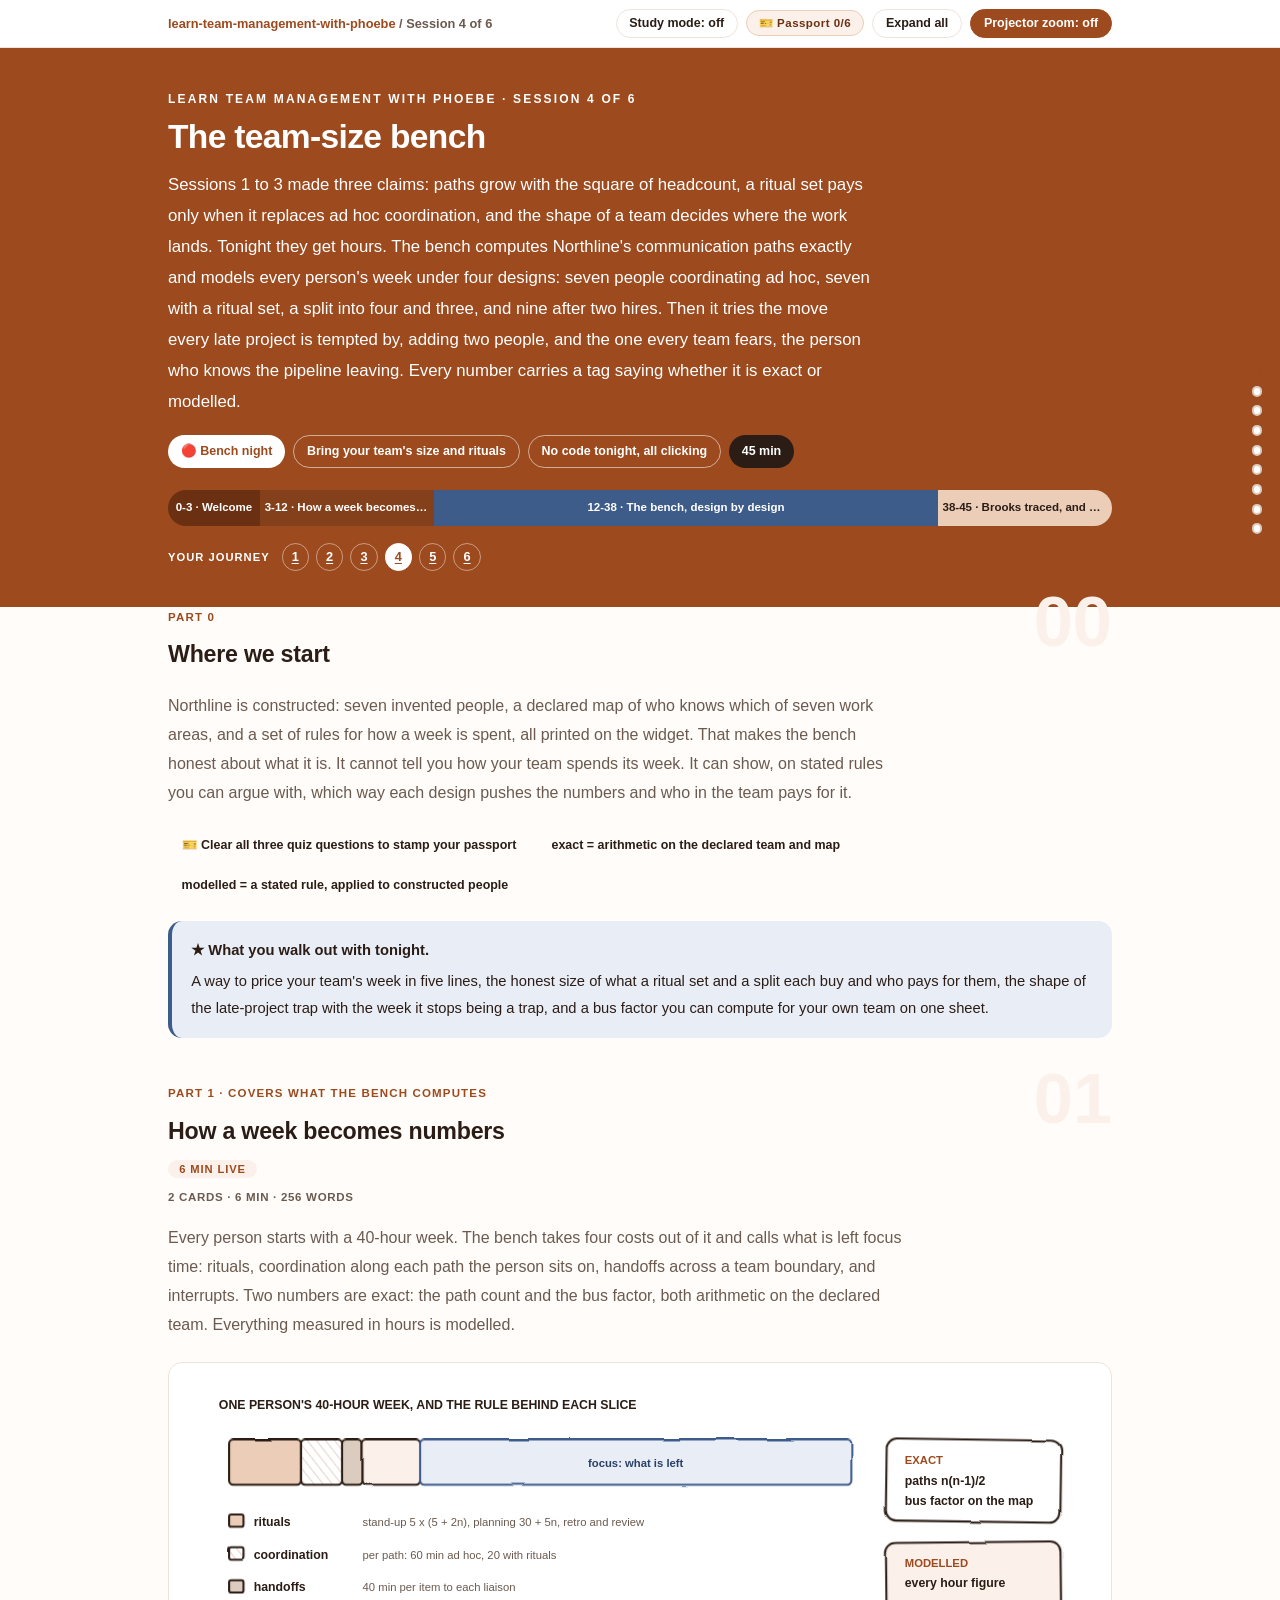
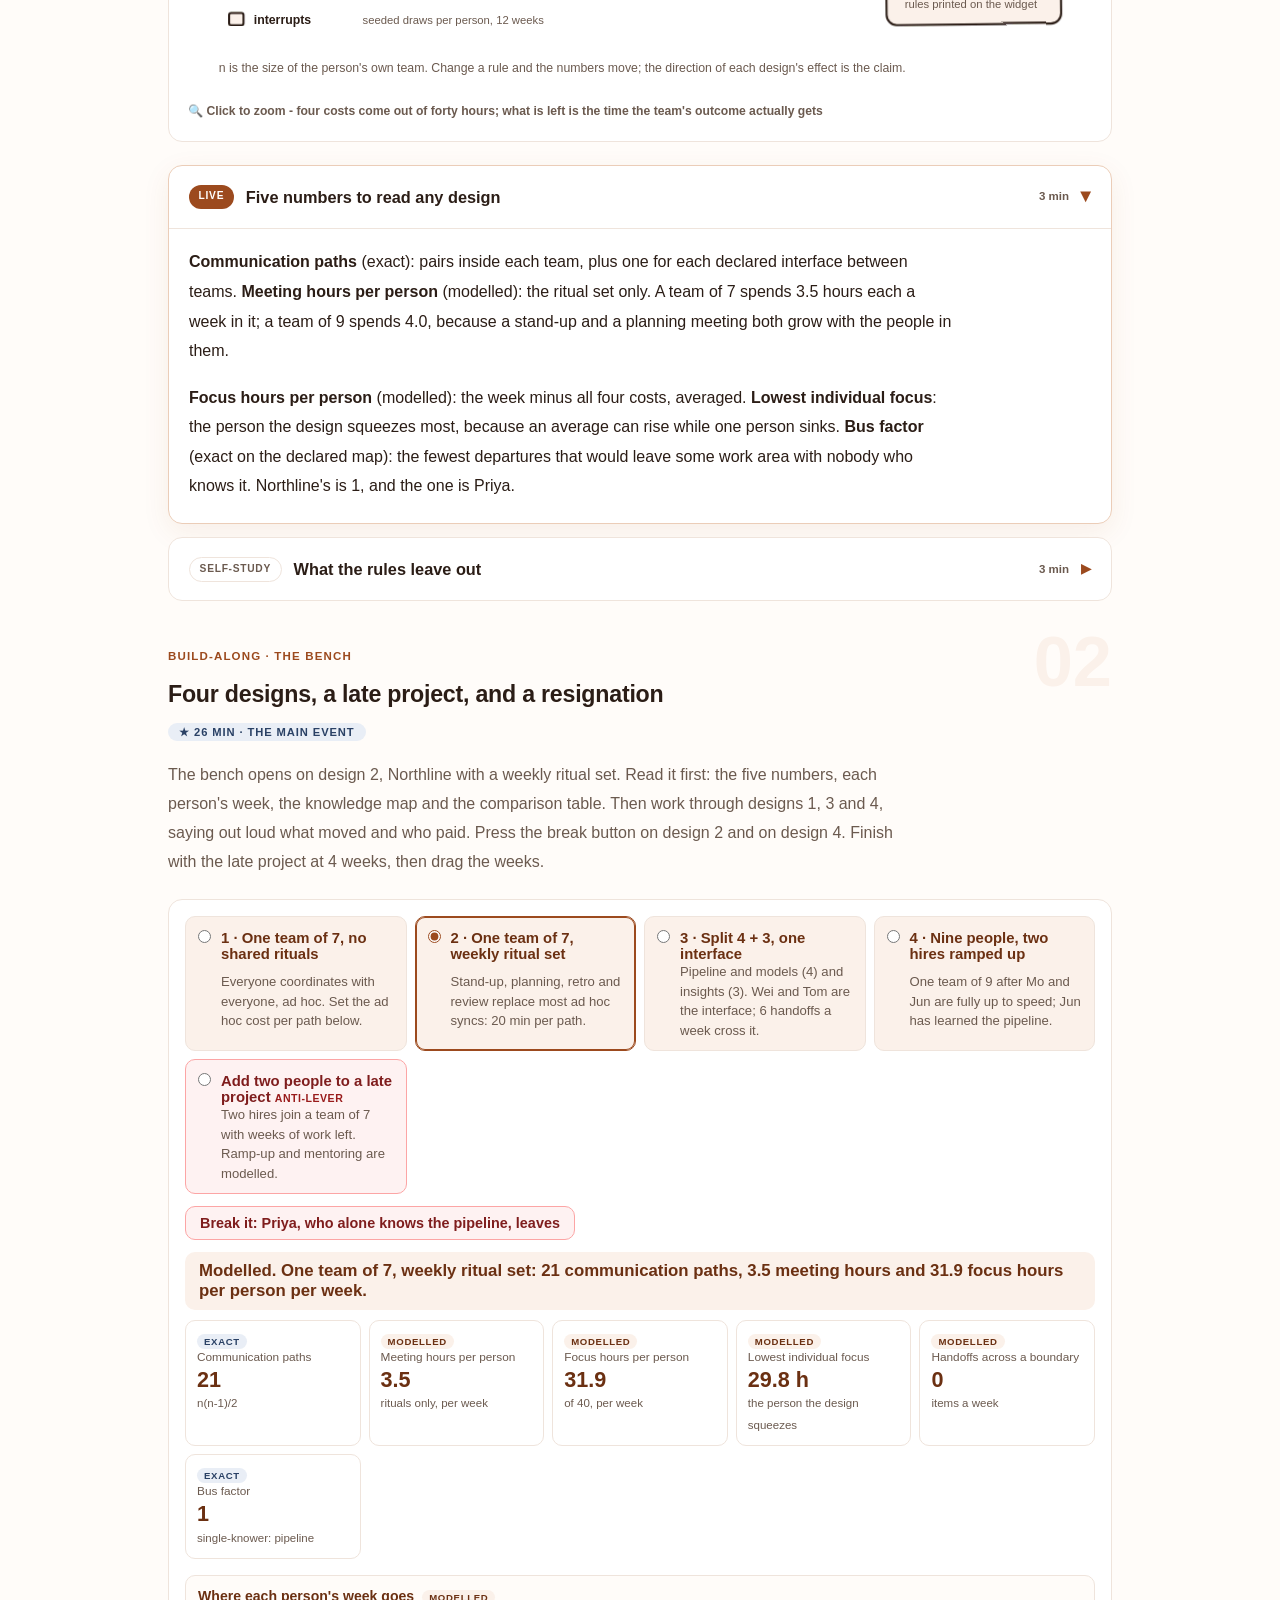
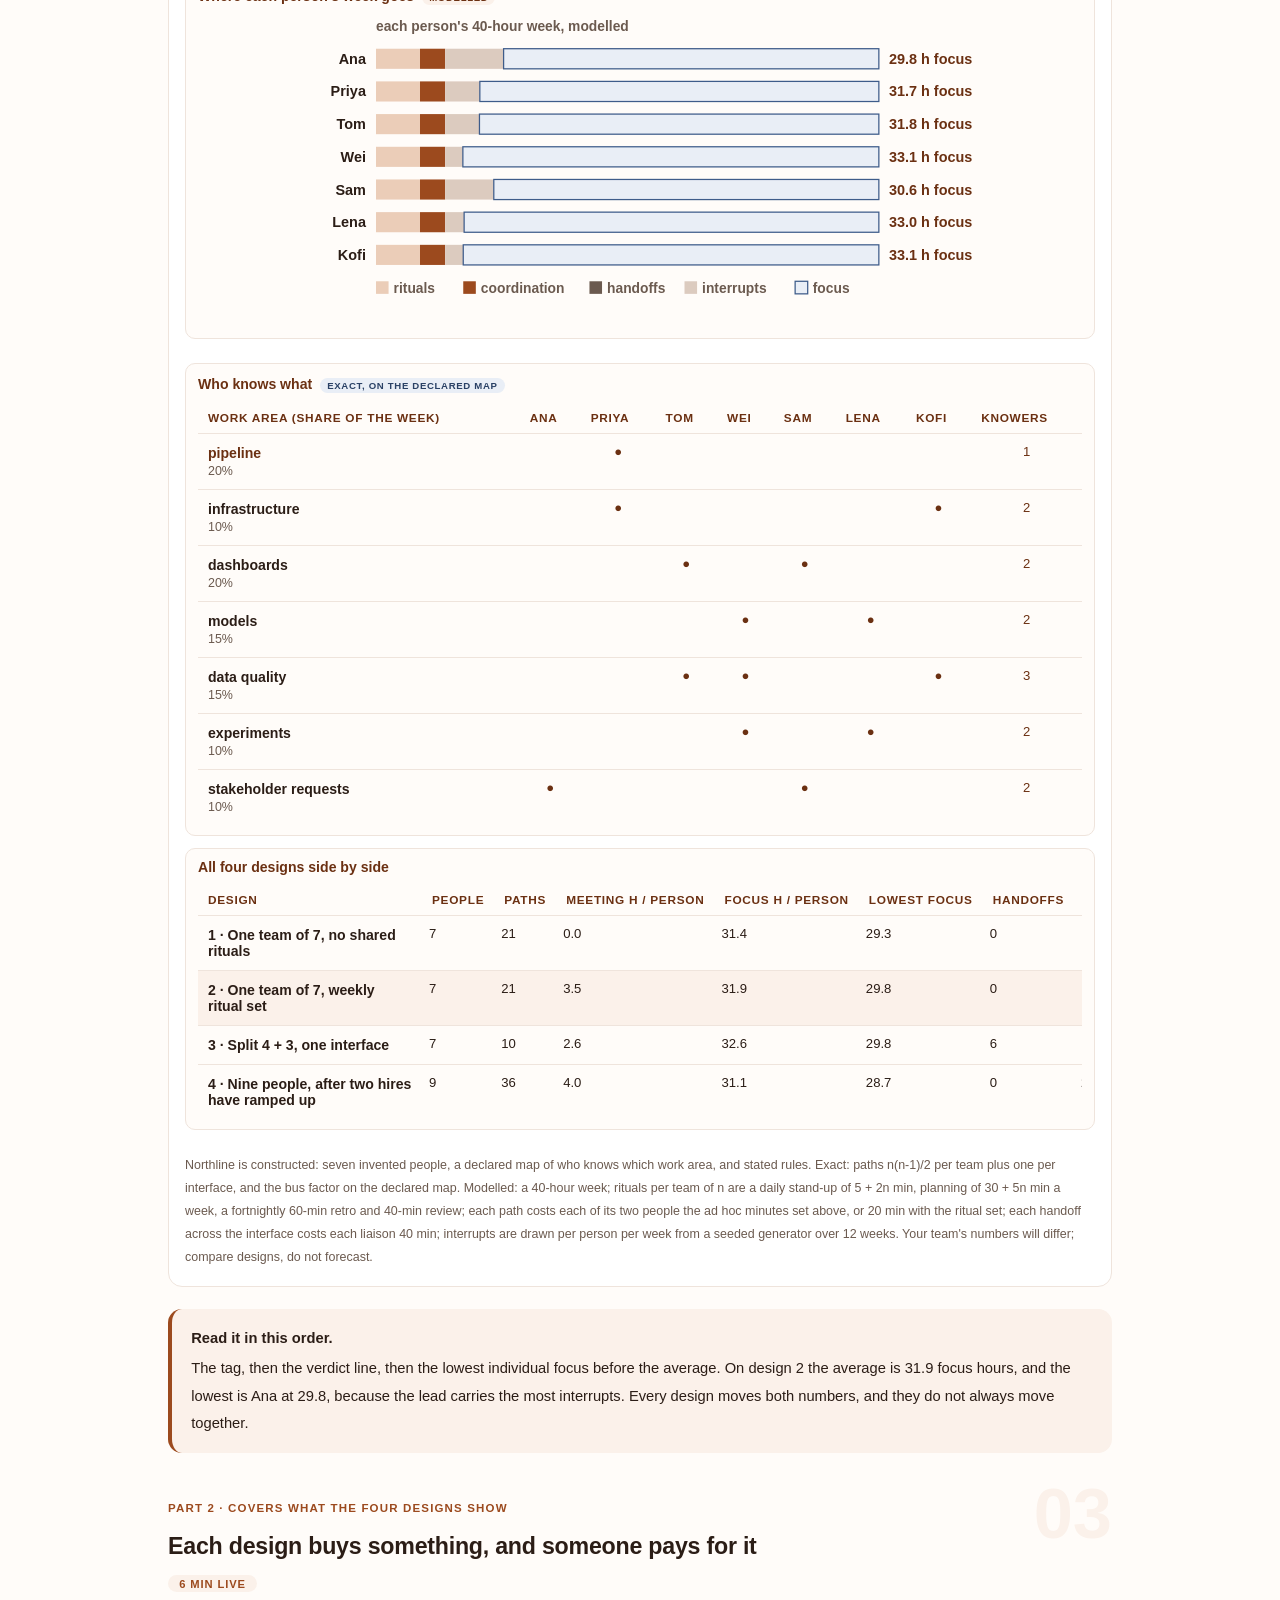
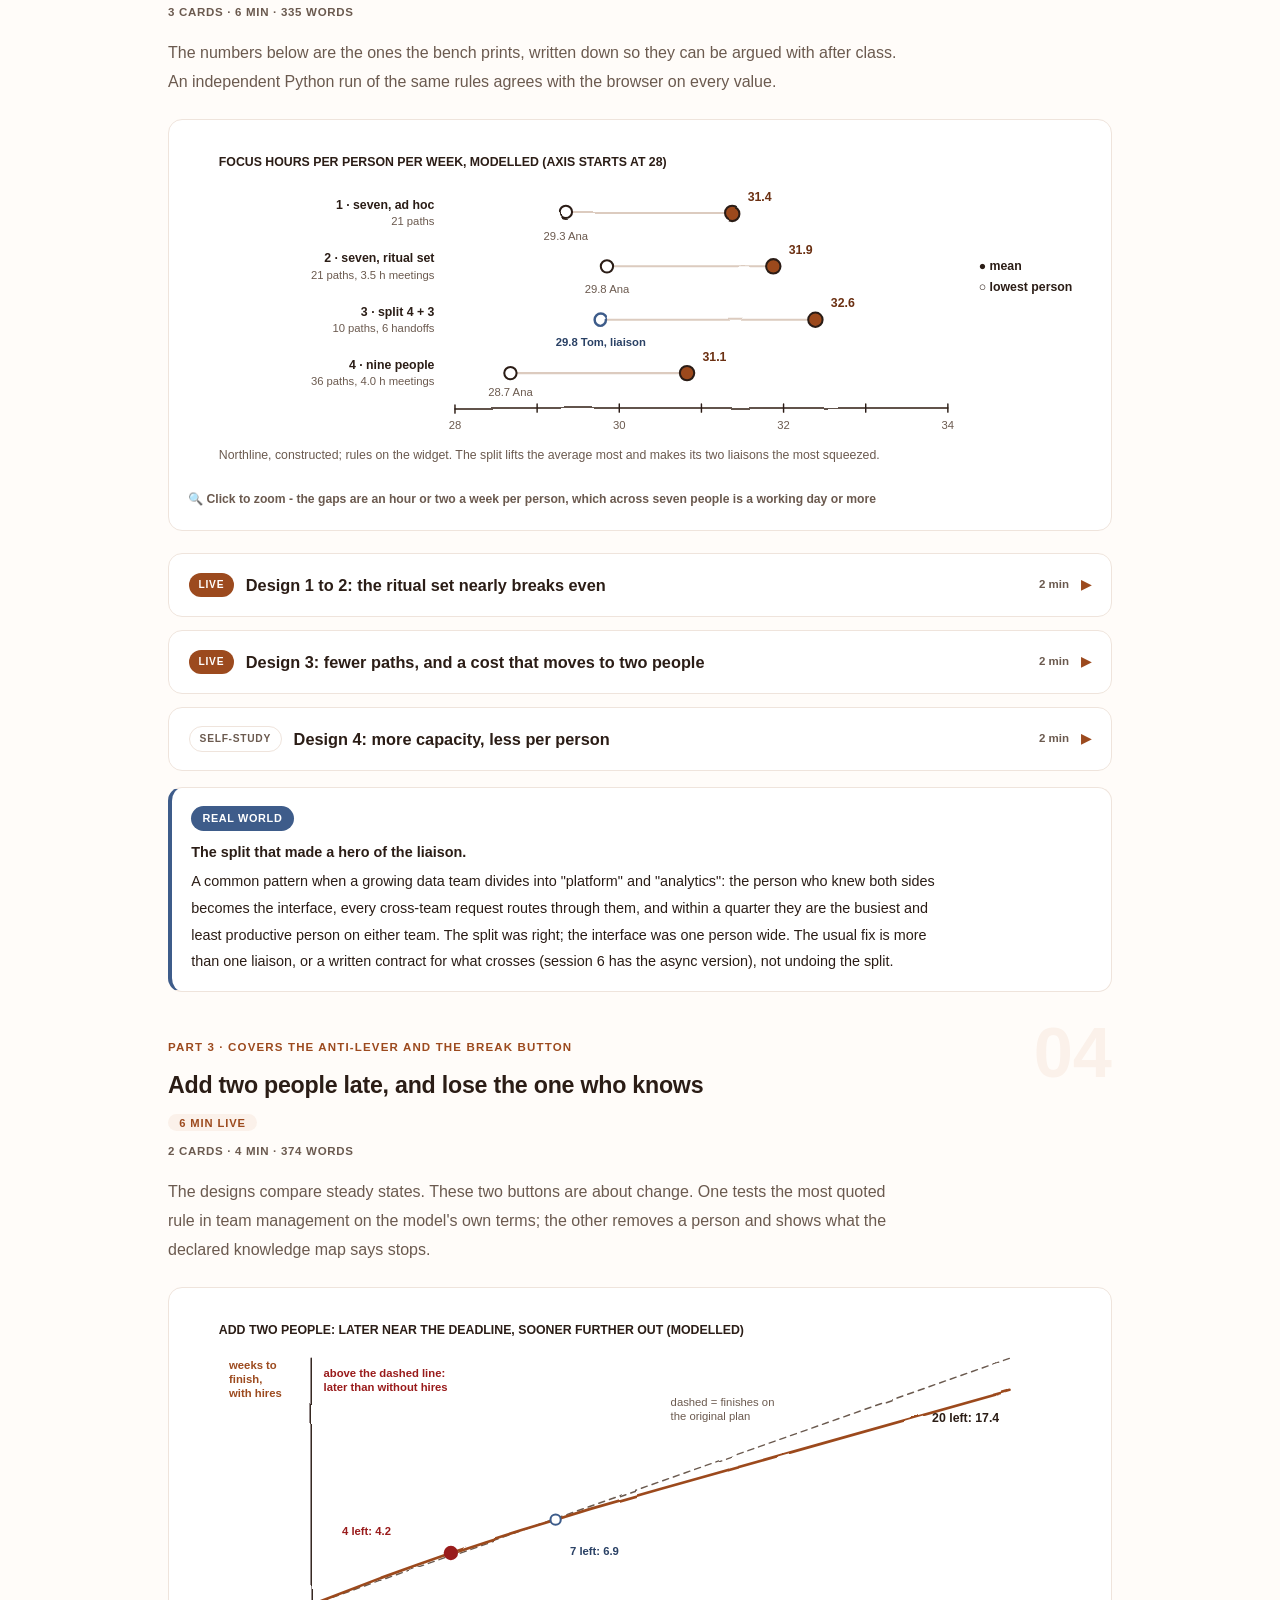
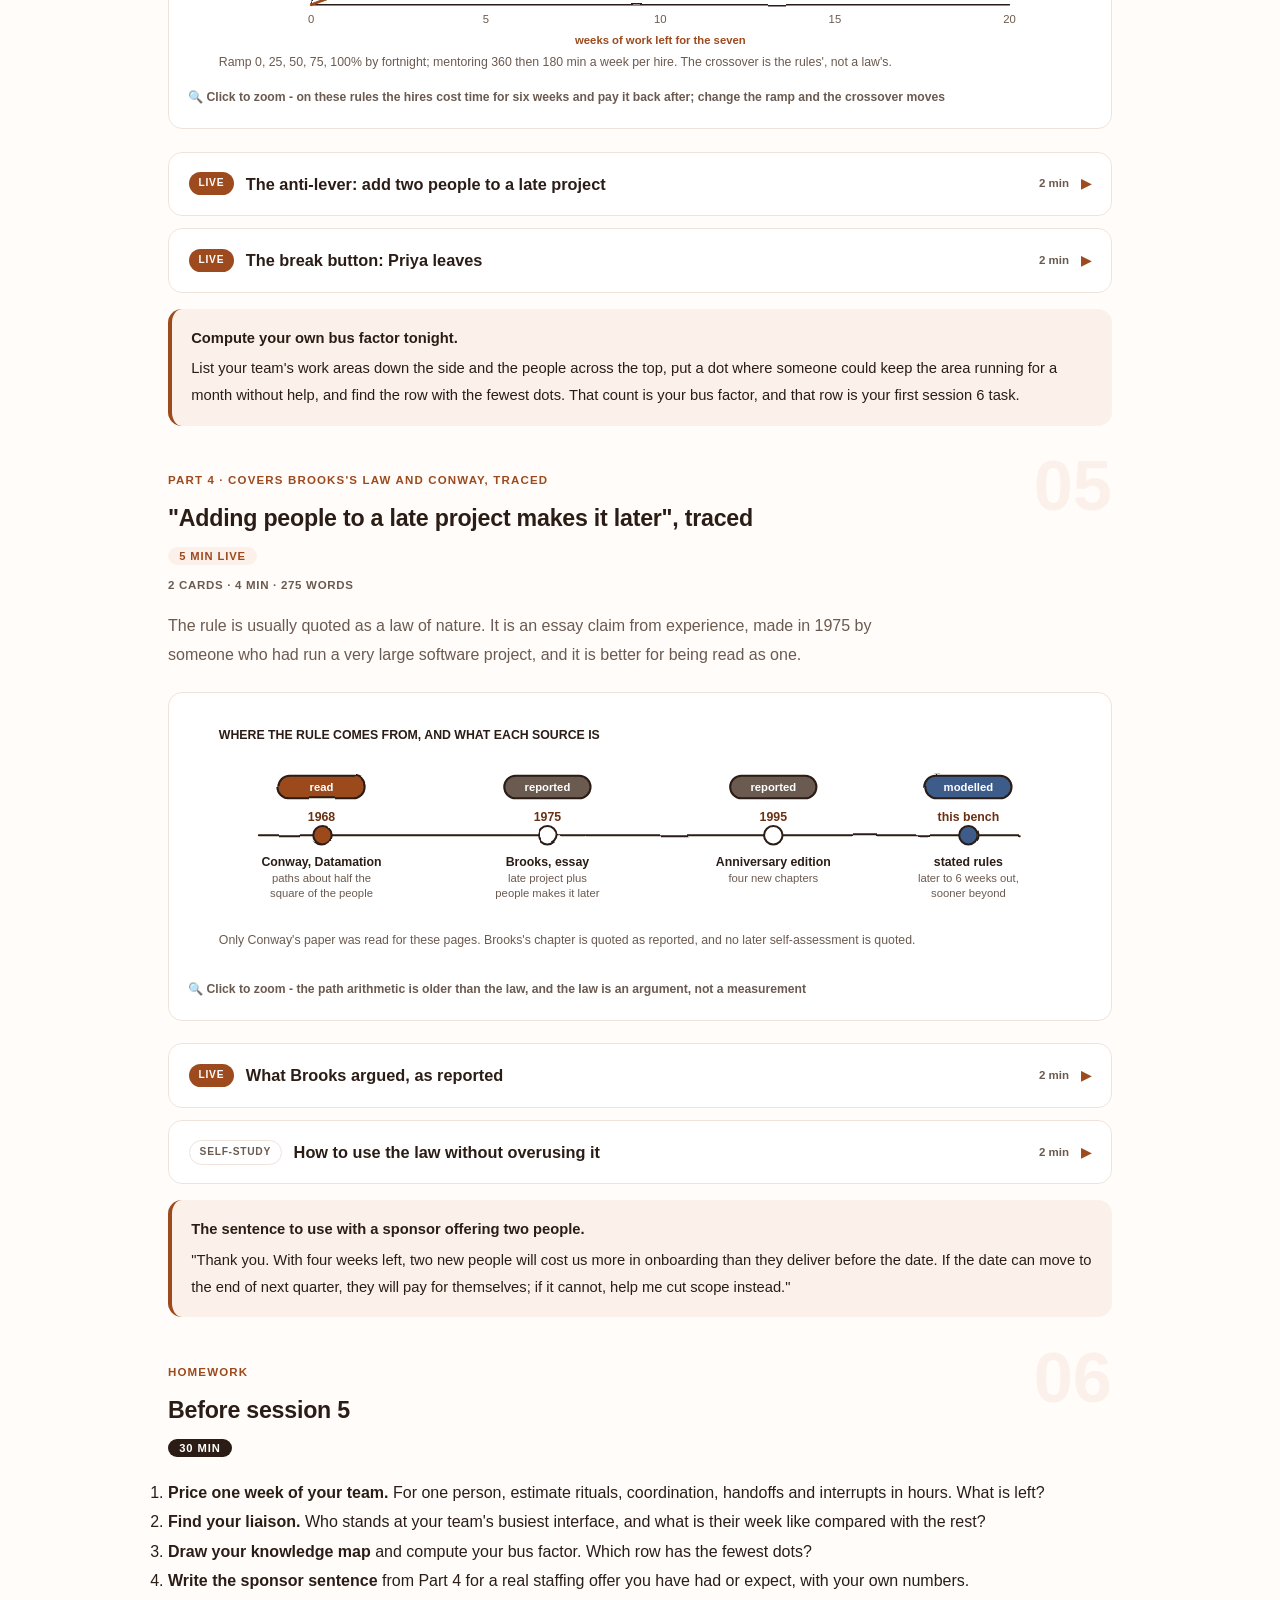
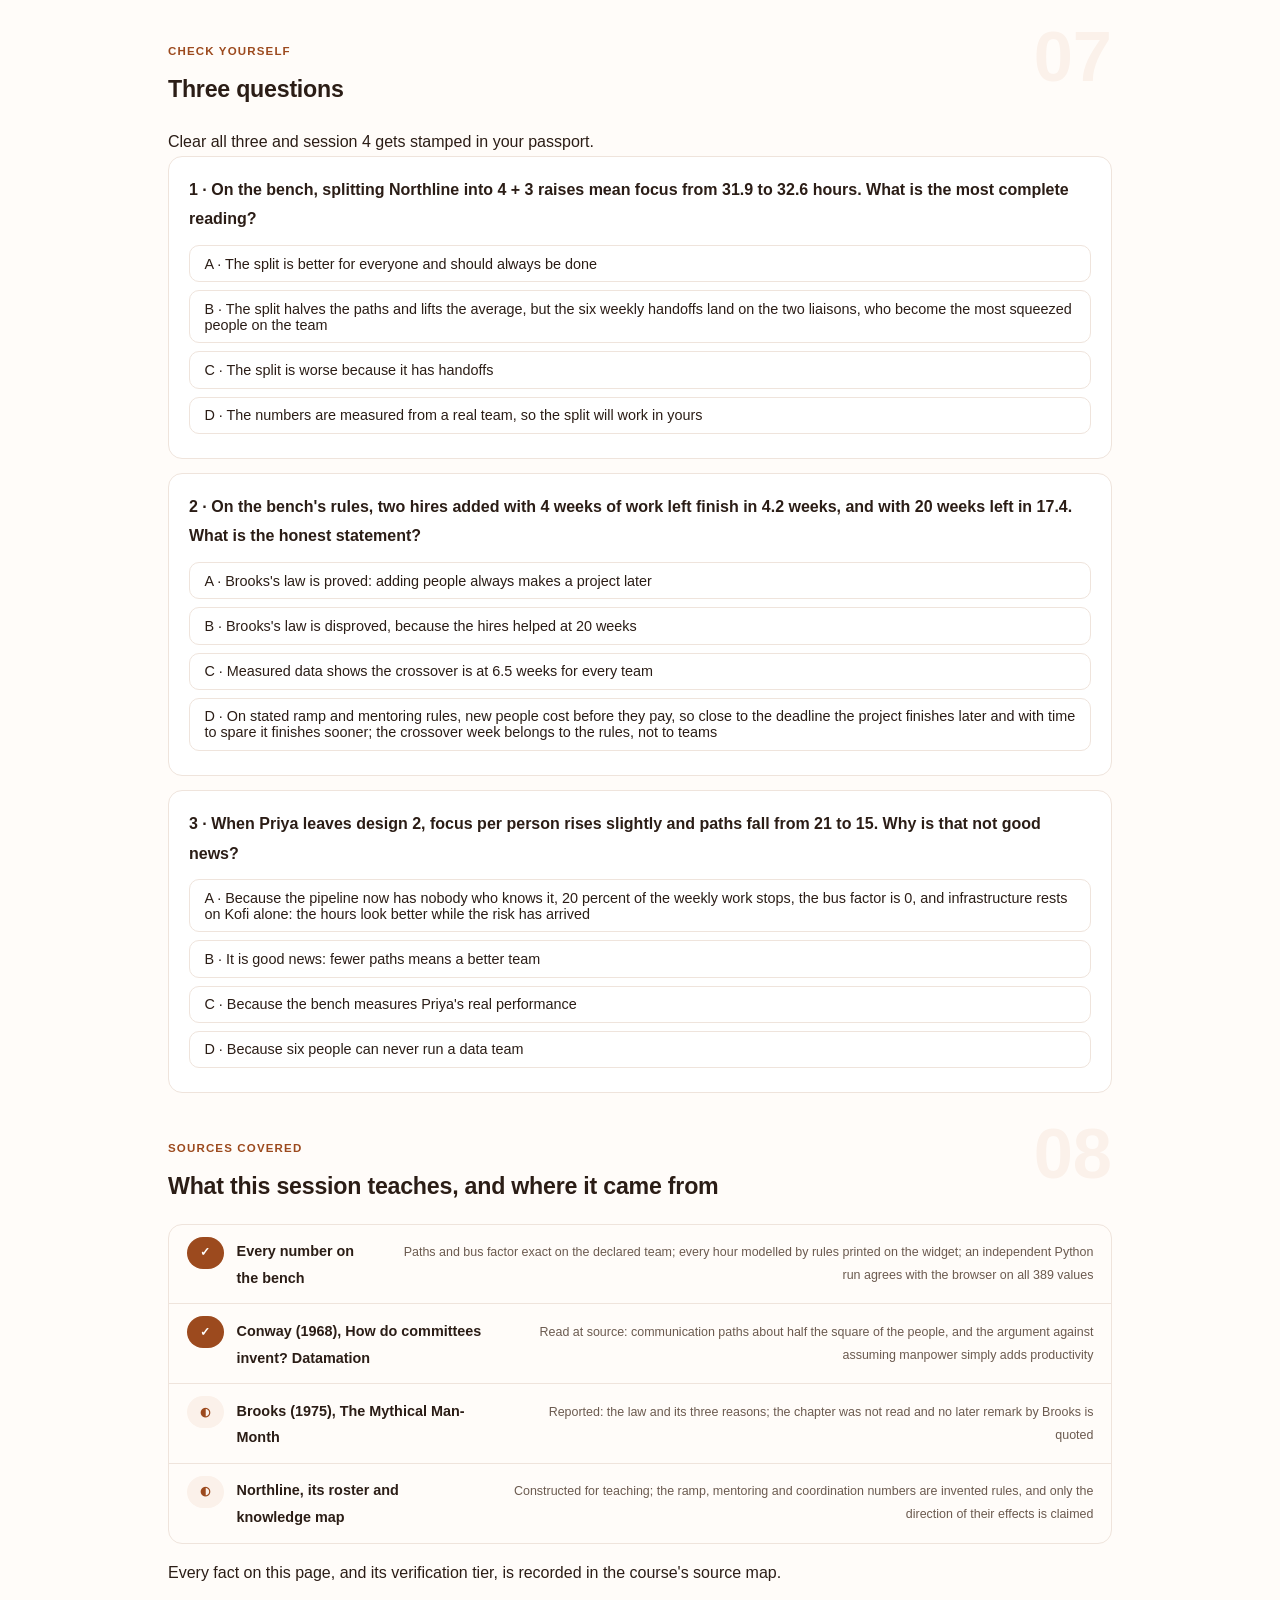
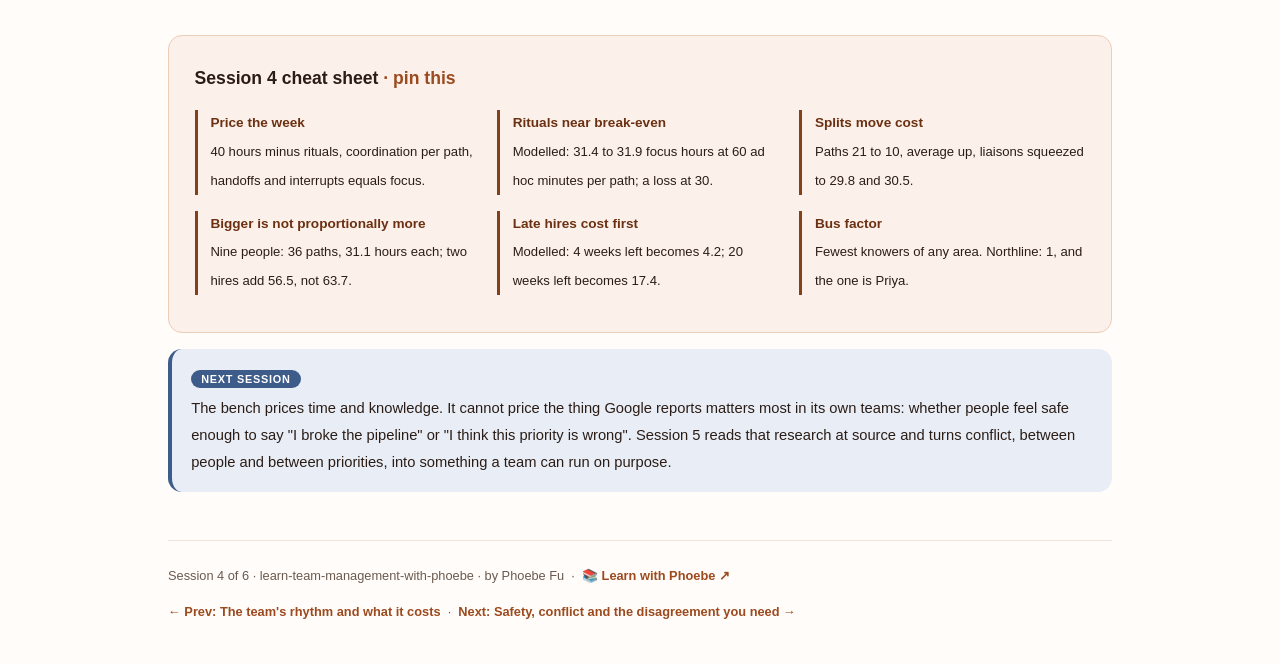
<file: courses/04-the-team-size-bench.html>
<!DOCTYPE html>
<html lang="en">
<head>
<meta charset="UTF-8">
<meta name="viewport" content="width=device-width, initial-scale=1.0">
<!-- social:start -->
<meta name="description" content="Session 4 of 6. The team-size bench: communication paths computed exactly, a constructed 7-person data team's week modelled hour by hour under four designs, the late-project anti-lever that tests Brooks's law on the model's own rules, and a break button where the one person who knows the pipeline leaves.">
<meta property="og:type" content="article">
<meta property="og:site_name" content="Learn with Phoebe">
<meta property="og:title" content="The team-size bench - learn team management with phoebe">
<meta property="og:description" content="Session 4 of 6. Paths, meeting hours, focus hours, handoffs and the bus factor for four team designs, computed in your browser.">
<meta property="og:url" content="https://phoebefu6.github.io/learn-team-management-with-phoebe/courses/04-the-team-size-bench.html">
<meta property="og:image" content="https://phoebefu6.github.io/learn-team-management-with-phoebe/assets/og-cover.png">
<meta property="og:image:width" content="1200">
<meta property="og:image:height" content="630">
<meta name="twitter:card" content="summary_large_image">
<meta name="twitter:title" content="The team-size bench - learn team management with phoebe">
<meta name="twitter:description" content="Session 4 of 6. Four team designs, a late project, and the person who knows everything leaving.">
<meta name="twitter:image" content="https://phoebefu6.github.io/learn-team-management-with-phoebe/assets/og-cover.png">
<!-- social:end -->
<title>Session 4 · The team-size bench - learn team management with phoebe</title>
<link rel="stylesheet" href="../assets/style.css?v=20">
</head>
<body>

<div class="toolbar">
  <div class="wrap">
    <span class="crumb"><a href="../index.html">learn-team-management-with-phoebe</a> / Session 4 of 6</span>
    <button class="btn" id="toggle-all" type="button">Expand all</button>
    <button class="btn primary" id="zoom-toggle" type="button">Projector zoom: off</button>
  </div>
</div>

<header class="masthead">
  <div class="wrap">
    <div class="eyebrow">Learn Team Management with Phoebe · Session 4 of 6</div>
    <h1>The <span class="accent">team-size</span> bench</h1>
    <p class="sub">Sessions 1 to 3 made three claims: paths grow with the square of headcount, a ritual set pays only when it replaces ad hoc coordination, and the shape of a team decides where the work lands. Tonight they get hours. The bench computes Northline's communication paths exactly and models every person's week under four designs: seven people coordinating ad hoc, seven with a ritual set, a split into four and three, and nine after two hires. Then it tries the move every late project is tempted by, adding two people, and the one every team fears, the person who knows the pipeline leaving. Every number carries a tag saying whether it is exact or modelled.</p>
    <div class="chip-row">
      <span class="chip level">🔴 Bench night</span>
      <span class="chip audience">Bring your team's size and rituals</span>
      <span class="chip audience">No code tonight, all clicking</span>
      <span class="chip time">45 min</span>
    </div>
    <div class="agenda">
      <span class="a1" style="flex:1">0-3 · Welcome</span>
      <span class="a2" style="flex:2">3-12 · How a week becomes numbers</span>
      <span class="a3" style="flex:6">12-38 · The bench, design by design</span>
      <span class="a4" style="flex:2">38-45 · Brooks traced, and Q&amp;A</span>
    </div>
  </div>
</header>

<main class="wrap">

  <section class="section" id="intro">
    <div class="section-kicker">
      <span class="klabel">Part 0</span>
      <h2>Where we start</h2>
    </div>
    <p class="lede">Northline is constructed: seven invented people, a declared map of who knows which of seven work areas, and a set of rules for how a week is spent, all printed on the widget. That makes the bench honest about what it is. It cannot tell you how your team spends its week. It can show, on stated rules you can argue with, which way each design pushes the numbers and who in the team pays for it.</p>

    <div class="legend">
      <span class="pill">🎫 Clear all three quiz questions to stamp your passport</span>
      <span class="pill">exact = arithmetic on the declared team and map</span>
      <span class="pill">modelled = a stated rule, applied to constructed people</span>
    </div>

    <div class="callout win">
      <p><strong>★ What you walk out with tonight.</strong> A way to price your team's week in five lines, the honest size of what a ritual set and a split each buy and who pays for them, the shape of the late-project trap with the week it stops being a trap, and a bus factor you can compute for your own team on one sheet.</p>
    </div>
  </section>

  <section class="section" id="part-1">
    <div class="section-kicker">
      <span class="klabel">Part 1 · covers what the bench computes</span>
      <h2>How a week becomes numbers</h2>
      <span class="tag concept">6 min live</span>
    </div>
    <p class="lede">Every person starts with a 40-hour week. The bench takes four costs out of it and calls what is left focus time: rituals, coordination along each path the person sits on, handoffs across a team boundary, and interrupts. Two numbers are exact: the path count and the bus factor, both arithmetic on the declared team. Everything measured in hours is modelled.</p>

    <figure class="zoomable">
      <svg viewBox="0 0 880 300" xmlns="http://www.w3.org/2000/svg" role="img" aria-label="One person's 40-hour week drawn as a long bar cut into five pieces: rituals, coordination, handoffs, interrupts and focus. Under each piece, the rule that sets it. Paths and bus factor are tagged exact on the right; the hours are tagged modelled.">
        <defs>
          <filter id="t4aSk" x="-3%" y="-3%" width="106%" height="106%"><feTurbulence type="fractalNoise" baseFrequency="0.02" numOctaves="2" seed="43" result="n"/><feDisplacementMap in="SourceGraphic" in2="n" scale="2.4" xChannelSelector="R" yChannelSelector="G"/></filter>
          <pattern id="t4aHc" patternUnits="userSpaceOnUse" width="7" height="7" patternTransform="rotate(-38)"><line x1="0" y1="0" x2="0" y2="7" stroke="#9C4A1E" stroke-width="1" opacity=".5"/></pattern>
        </defs>
        <style>
          .t4aH { font: 800 12px Inter, sans-serif; fill: #2B1D16; }
          .t4aL { font: 600 12px Inter, sans-serif; fill: #2B1D16; }
          .t4aS { font: 400 11px Inter, sans-serif; fill: #6B5A4F; }
          .t4aB { font: 800 11px Inter, sans-serif; fill: #2A4165; }
          .t4aA { font: 700 11px Inter, sans-serif; fill: #9C4A1E; }
          .t4aN { font: 400 12px Inter, sans-serif; fill: #6B5A4F; }
        </style>

        <text class="t4aH" x="30" y="26">ONE PERSON'S 40-HOUR WEEK, AND THE RULE BEHIND EACH SLICE</text>

        <g filter="url(#t4aSk)" fill="none" stroke="#2B1D16" stroke-width="2" stroke-linecap="round" stroke-linejoin="round">
          <rect x="40" y="56" width="70" height="44" rx="4" fill="#EBCDB8"/>
          <rect x="110" y="56" width="40" height="44" rx="4" fill="url(#t4aHc)"/>
          <rect x="150" y="56" width="20" height="44" rx="4" fill="#DCCBBF"/>
          <rect x="170" y="56" width="56" height="44" rx="4" fill="#FBF1EA"/>
          <rect x="226" y="56" width="420" height="44" rx="4" fill="#E9EEF6" stroke="#3E5C8A"/>
          <rect x="40" y="129" width="14" height="12" rx="2" fill="#EBCDB8"/>
          <rect x="40" y="161" width="14" height="12" rx="2" fill="url(#t4aHc)"/>
          <rect x="40" y="193" width="14" height="12" rx="2" fill="#DCCBBF"/>
          <rect x="40" y="225" width="14" height="12" rx="2" fill="#FBF1EA"/>
          <rect x="680" y="56" width="170" height="80" rx="10" transform="rotate(0.8 765 96)" fill="#FFFFFF"/>
          <rect x="680" y="156" width="170" height="80" rx="10" transform="rotate(-0.6 765 196)" fill="#FBF1EA"/>
        </g>

        <text class="t4aB" x="436" y="83" text-anchor="middle">focus: what is left</text>
        <text class="t4aL" x="64" y="140">rituals</text>
        <text class="t4aS" x="170" y="140">stand-up 5 x (5 + 2n), planning 30 + 5n, retro and review</text>
        <text class="t4aL" x="64" y="172">coordination</text>
        <text class="t4aS" x="170" y="172">per path: 60 min ad hoc, 20 with rituals</text>
        <text class="t4aL" x="64" y="204">handoffs</text>
        <text class="t4aS" x="170" y="204">40 min per item to each liaison</text>
        <text class="t4aL" x="64" y="236">interrupts</text>
        <text class="t4aS" x="170" y="236">seeded draws per person, 12 weeks</text>
        <text class="t4aA" x="698" y="80">EXACT</text>
        <text class="t4aL" x="698" y="100">paths n(n-1)/2</text>
        <text class="t4aL" x="698" y="120">bus factor on the map</text>
        <text class="t4aA" x="698" y="180">MODELLED</text>
        <text class="t4aL" x="698" y="200">every hour figure</text>
        <text class="t4aS" x="698" y="220">rules printed on the widget</text>

        <text class="t4aN" x="30" y="282">n is the size of the person's own team. Change a rule and the numbers move; the direction of each design's effect is the claim.</text>
      </svg>
      <figcaption>🔍 Click to zoom - four costs come out of forty hours; what is left is the time the team's outcome actually gets</figcaption>
    </figure>

    <details class="card" open>
      <summary><span class="mode live">Live</span>Five numbers to read any design<span class="mini">3 min</span><span class="caret">▶</span></summary>
      <div class="body">
        <p><strong>Communication paths</strong> (exact): pairs inside each team, plus one for each declared interface between teams. <strong>Meeting hours per person</strong> (modelled): the ritual set only. A team of 7 spends 3.5 hours each a week in it; a team of 9 spends 4.0, because a stand-up and a planning meeting both grow with the people in them.</p>
        <p><strong>Focus hours per person</strong> (modelled): the week minus all four costs, averaged. <strong>Lowest individual focus</strong>: the person the design squeezes most, because an average can rise while one person sinks. <strong>Bus factor</strong> (exact on the declared map): the fewest departures that would leave some work area with nobody who knows it. Northline's is 1, and the one is Priya.</p>
      </div>
    </details>

    <details class="card">
      <summary><span class="mode self">Self-study</span>What the rules leave out<span class="mini">3 min</span><span class="caret">▶</span></summary>
      <div class="body">
        <p>The model prices time, not quality. A ritual that saves no hours might still prevent the wrong dashboard from being built, and a split that adds focus might lose the conversation where Wei hears what Tom's stakeholders actually need. Neither shows up as an hour. The coordination rule assumes every path costs the same, when in a real team two or three paths carry most of the traffic. The interrupt draws are seeded, so the same numbers appear on every visit, which is what makes them checkable and also why they are not anyone's real week.</p>
        <p>The bus factor here is the simple version: the smallest number of people who know any one area, on a map the team declares. Research versions estimate it from who wrote which files in a code base, and session 6 reads one of those studies.</p>
      </div>
    </details>
  </section>

  <section class="section" id="bench">
    <div class="section-kicker">
      <span class="klabel">Build-along · the bench</span>
      <h2>Four designs, a late project, and a resignation</h2>
      <span class="tag demo">★ 26 min · the main event</span>
    </div>
    <p class="lede">The bench opens on design 2, Northline with a weekly ritual set. Read it first: the five numbers, each person's week, the knowledge map and the comparison table. Then work through designs 1, 3 and 4, saying out loud what moved and who paid. Press the break button on design 2 and on design 4. Finish with the late project at 4 weeks, then drag the weeks.</p>

    <div id="team-bench" data-design="rituals7"></div>

    <div class="callout tip">
      <p><strong>Read it in this order.</strong> The tag, then the verdict line, then the lowest individual focus before the average. On design 2 the average is 31.9 focus hours, and the lowest is Ana at 29.8, because the lead carries the most interrupts. Every design moves both numbers, and they do not always move together.</p>
    </div>
  </section>

  <section class="section" id="part-2">
    <div class="section-kicker">
      <span class="klabel">Part 2 · covers what the four designs show</span>
      <h2>Each design buys something, and someone pays for it</h2>
      <span class="tag concept">6 min live</span>
    </div>
    <p class="lede">The numbers below are the ones the bench prints, written down so they can be argued with after class. An independent Python run of the same rules agrees with the browser on every value.</p>

    <figure class="zoomable">
      <svg viewBox="0 0 880 330" xmlns="http://www.w3.org/2000/svg" role="img" aria-label="Dot plot of focus hours per person per week for four designs, on an axis from 28 to 34 hours. Design 1, seven ad hoc: mean 31.4, lowest 29.3, 21 paths. Design 2, seven with rituals: mean 31.9, lowest 29.8, 21 paths. Design 3, split four and three: mean 32.6, lowest 29.8, 10 paths, 6 handoffs. Design 4, nine people: mean 31.1, lowest 28.7, 36 paths.">
        <defs>
          <filter id="t4bSk" x="-3%" y="-3%" width="106%" height="106%"><feTurbulence type="fractalNoise" baseFrequency="0.02" numOctaves="2" seed="47" result="n"/><feDisplacementMap in="SourceGraphic" in2="n" scale="2.4" xChannelSelector="R" yChannelSelector="G"/></filter>
        </defs>
        <style>
          .t4bH { font: 800 12px Inter, sans-serif; fill: #2B1D16; }
          .t4bL { font: 600 12px Inter, sans-serif; fill: #2B1D16; }
          .t4bS { font: 400 11px Inter, sans-serif; fill: #6B5A4F; }
          .t4bB { font: 800 11px Inter, sans-serif; fill: #2A4165; }
          .t4bV { font: 800 12px Inter, sans-serif; fill: #6B3012; }
          .t4bN { font: 400 12px Inter, sans-serif; fill: #6B5A4F; }
        </style>

        <text class="t4bH" x="30" y="26">FOCUS HOURS PER PERSON PER WEEK, MODELLED (AXIS STARTS AT 28)</text>

        <g filter="url(#t4bSk)" fill="none" stroke="#2B1D16" stroke-width="2" stroke-linecap="round" stroke-linejoin="round">
          <path d="M260 262 L740 262" stroke-width="1.4"/>
          <path d="M260 258 L260 266 M340 258 L340 266 M420 258 L420 266 M500 258 L500 266 M580 258 L580 266 M660 258 L660 266 M740 258 L740 266" stroke-width="1.4"/>
          <path d="M374 72 L524 72" stroke="#DCCBBF"/>
          <path d="M414 124 L564 124" stroke="#DCCBBF"/>
          <path d="M408 176 L605 176" stroke="#DCCBBF"/>
          <path d="M320 228 L480 228" stroke="#DCCBBF"/>
          <circle cx="368" cy="72" r="6" fill="#FFFFFF"/>
          <circle cx="530" cy="72" r="7" fill="#9C4A1E"/>
          <circle cx="408" cy="124" r="6" fill="#FFFFFF"/>
          <circle cx="570" cy="124" r="7" fill="#9C4A1E"/>
          <circle cx="402" cy="176" r="6" fill="#FFFFFF" stroke="#3E5C8A" stroke-width="2.4"/>
          <circle cx="611" cy="176" r="7" fill="#9C4A1E"/>
          <circle cx="314" cy="228" r="6" fill="#FFFFFF"/>
          <circle cx="486" cy="228" r="7" fill="#9C4A1E"/>
        </g>

        <text class="t4bL" x="240" y="68" text-anchor="end">1 · seven, ad hoc</text>
        <text class="t4bS" x="240" y="84" text-anchor="end">21 paths</text>
        <text class="t4bL" x="240" y="120" text-anchor="end">2 · seven, ritual set</text>
        <text class="t4bS" x="240" y="136" text-anchor="end">21 paths, 3.5 h meetings</text>
        <text class="t4bL" x="240" y="172" text-anchor="end">3 · split 4 + 3</text>
        <text class="t4bS" x="240" y="188" text-anchor="end">10 paths, 6 handoffs</text>
        <text class="t4bL" x="240" y="224" text-anchor="end">4 · nine people</text>
        <text class="t4bS" x="240" y="240" text-anchor="end">36 paths, 4.0 h meetings</text>
        <text class="t4bV" x="545" y="60">31.4</text>
        <text class="t4bV" x="585" y="112">31.9</text>
        <text class="t4bV" x="626" y="164">32.6</text>
        <text class="t4bV" x="501" y="216">31.1</text>
        <text class="t4bS" x="368" y="98" text-anchor="middle">29.3 Ana</text>
        <text class="t4bS" x="408" y="150" text-anchor="middle">29.8 Ana</text>
        <text class="t4bB" x="402" y="202" text-anchor="middle">29.8 Tom, liaison</text>
        <text class="t4bS" x="314" y="250" text-anchor="middle">28.7 Ana</text>
        <text class="t4bS" x="260" y="282" text-anchor="middle">28</text>
        <text class="t4bS" x="420" y="282" text-anchor="middle">30</text>
        <text class="t4bS" x="580" y="282" text-anchor="middle">32</text>
        <text class="t4bS" x="740" y="282" text-anchor="middle">34</text>
        <text class="t4bL" x="770" y="128">● mean</text>
        <text class="t4bL" x="770" y="148">○ lowest person</text>

        <text class="t4bN" x="30" y="312">Northline, constructed; rules on the widget. The split lifts the average most and makes its two liaisons the most squeezed.</text>
      </svg>
      <figcaption>🔍 Click to zoom - the gaps are an hour or two a week per person, which across seven people is a working day or more</figcaption>
    </figure>

    <details class="card">
      <summary><span class="mode live">Live</span>Design 1 to 2: the ritual set nearly breaks even<span class="mini">2 min</span><span class="caret">▶</span></summary>
      <div class="body">
        <p>With no shared rituals, each of Northline's 21 paths costs each of its two people 60 minutes a week of ad hoc syncing: 6.0 hours a person. The ritual set costs 3.5 hours a person and cuts the path cost to 20 minutes, 2.0 hours. Net, focus rises from 31.4 to 31.9 hours a person. Half an hour. Now drag the ad hoc slider on design 1 to 30 minutes: the team without rituals has 34.4 focus hours, and the ritual set costs 2.5 hours a person. A ritual set pays only when it replaces coordination that was really happening. Session 3 built the budget that tells you which case you are in.</p>
      </div>
    </details>

    <details class="card">
      <summary><span class="mode live">Live</span>Design 3: fewer paths, and a cost that moves to two people<span class="mini">2 min</span><span class="caret">▶</span></summary>
      <div class="body">
        <p>Splitting into pipeline and models (Priya, Wei, Lena, Kofi) and insights (Ana, Tom, Sam), joined by one interface between Wei and Tom, cuts the paths from 21 to 10 and lifts the average to 32.6 focus hours, the highest of the four designs. Both sub-teams' rituals are smaller. But the 6 items a week that cross between the teams each cost the two liaisons 40 minutes, and Tom drops to 29.8 hours and Wei to 30.5 while Lena and Kofi rise to 34.7 and 34.8. An interface is not free; it is a cost the design concentrates on whoever stands at it. Conway's law from session 1 adds the other half: the work the two teams produce will start to meet at that same interface.</p>
      </div>
    </details>

    <details class="card">
      <summary><span class="mode self">Self-study</span>Design 4: more capacity, less per person<span class="mini">2 min</span><span class="caret">▶</span></summary>
      <div class="body">
        <p>Nine people, after both hires are fully up to speed: 36 paths, 4.0 meeting hours each, and focus per person falls to 31.1 hours. Team focus rises from 223.1 to 279.6 hours, so the team can do more, but the two people added 56.5 hours, not the roughly 63.7 two of the original seven would bring, because every veteran now coordinates along two more paths. The design does buy one thing the hours do not show: Jun has learned the pipeline, so the bus factor is 2. Press the break button on design 4 and nothing stops.</p>
      </div>
    </details>

    <div class="callout example">
      <span class="ex-pill">Real world</span>
      <p><strong>The split that made a hero of the liaison.</strong> A common pattern when a growing data team divides into "platform" and "analytics": the person who knew both sides becomes the interface, every cross-team request routes through them, and within a quarter they are the busiest and least productive person on either team. The split was right; the interface was one person wide. The usual fix is more than one liaison, or a written contract for what crosses (session 6 has the async version), not undoing the split.</p>
    </div>
  </section>

  <section class="section" id="part-3">
    <div class="section-kicker">
      <span class="klabel">Part 3 · covers the anti-lever and the break button</span>
      <h2>Add two people late, and lose the one who knows</h2>
      <span class="tag concept">6 min live</span>
    </div>
    <p class="lede">The designs compare steady states. These two buttons are about change. One tests the most quoted rule in team management on the model's own terms; the other removes a person and shows what the declared knowledge map says stops.</p>

    <figure class="zoomable">
      <svg viewBox="0 0 880 360" xmlns="http://www.w3.org/2000/svg" role="img" aria-label="A chart of weeks to finish with two new hires against weeks of work left for the original seven. A dashed diagonal marks equal. The modelled line sits above the diagonal for 2 to 6 weeks left, meaning later: 2.2, 3.2, 4.2, 5.1, 6.0, and below it from 7 weeks: 6.9, 7.8, 9.4 at 10 weeks and 17.4 at 20 weeks. Points above the diagonal are later.">
        <defs>
          <filter id="t4cSk" x="-3%" y="-3%" width="106%" height="106%"><feTurbulence type="fractalNoise" baseFrequency="0.02" numOctaves="2" seed="53" result="n"/><feDisplacementMap in="SourceGraphic" in2="n" scale="2.4" xChannelSelector="R" yChannelSelector="G"/></filter>
        </defs>
        <style>
          .t4cH { font: 800 12px Inter, sans-serif; fill: #2B1D16; }
          .t4cL { font: 600 12px Inter, sans-serif; fill: #2B1D16; }
          .t4cS { font: 400 11px Inter, sans-serif; fill: #6B5A4F; }
          .t4cR { font: 800 11px Inter, sans-serif; fill: #991B1B; }
          .t4cB { font: 800 11px Inter, sans-serif; fill: #2A4165; }
          .t4cA { font: 700 11px Inter, sans-serif; fill: #9C4A1E; }
          .t4cN { font: 400 12px Inter, sans-serif; fill: #6B5A4F; }
        </style>

        <text class="t4cH" x="30" y="26">ADD TWO PEOPLE: LATER NEAR THE DEADLINE, SOONER FURTHER OUT (MODELLED)</text>

        <g filter="url(#t4cSk)" fill="none" stroke="#2B1D16" stroke-width="2" stroke-linecap="round" stroke-linejoin="round">
          <path d="M120 290 L800 290 M120 290 L120 50" stroke-width="1.4"/>
          <path d="M120 290 L800 50" stroke="#6B5A4F" stroke-dasharray="6 5" stroke-width="1.4"/>
                    <path d="M120 290 L188 263.8 L222 251.6 L256 239.6 L290 228.4 L324 217.4 L358 207.1 L392 196.6 L460 177.3 L800 81.6" stroke="#9C4A1E" stroke-width="2.6"/>
          <circle cx="256" cy="239.6" r="6" fill="#991B1B" stroke="#991B1B"/>
          <circle cx="358" cy="207.1" r="5" fill="#FFFFFF" stroke="#3E5C8A"/>
        </g>

        <text class="t4cS" x="120" y="308" text-anchor="middle">0</text>
        <text class="t4cS" x="290" y="308" text-anchor="middle">5</text>
        <text class="t4cS" x="460" y="308" text-anchor="middle">10</text>
        <text class="t4cS" x="630" y="308" text-anchor="middle">15</text>
        <text class="t4cS" x="800" y="308" text-anchor="middle">20</text>
        <text class="t4cA" x="460" y="328" text-anchor="middle">weeks of work left for the seven</text>
        <text class="t4cA" x="40" y="60">weeks to</text>
        <text class="t4cA" x="40" y="74">finish,</text>
        <text class="t4cA" x="40" y="88">with hires</text>
        <text class="t4cR" x="150" y="222">4 left: 4.2</text>
        <text class="t4cB" x="372" y="242">7 left: 6.9</text>
        <text class="t4cS" x="470" y="96">dashed = finishes on</text>
        <text class="t4cS" x="470" y="110">the original plan</text>
        <text class="t4cL" x="790" y="112" text-anchor="end">20 left: 17.4</text>
        <text class="t4cR" x="132" y="68">above the dashed line:</text>
        <text class="t4cR" x="132" y="82">later than without hires</text>

        <text class="t4cN" x="30" y="350">Ramp 0, 25, 50, 75, 100% by fortnight; mentoring 360 then 180 min a week per hire. The crossover is the rules', not a law's.</text>
      </svg>
      <figcaption>🔍 Click to zoom - on these rules the hires cost time for six weeks and pay it back after; change the ramp and the crossover moves</figcaption>
    </figure>

    <details class="card">
      <summary><span class="mode live">Live</span>The anti-lever: add two people to a late project<span class="mini">2 min</span><span class="caret">▶</span></summary>
      <div class="body">
        <p><strong>The model:</strong> Northline with its ritual set has 223.1 focus hours a week and a fixed amount of work left. Two hires join on day one. They deliver nothing in weeks 1 and 2, a quarter of their focus in weeks 3 and 4, half in 5 and 6, three quarters in 7 and 8, then all of it. Each takes 6 hours a week of veteran time in weeks 1 to 4 and 3 hours in weeks 5 to 8, and the team of 9 has 36 paths and bigger rituals. With 4 weeks of work left, the team finishes in 4.2 weeks: later. By then the veterans have spent 54 hours mentoring and the hires have 259 hours that were not yet productive.</p>
        <p><strong>The honest nuance:</strong> drag the weeks. At 6 weeks left the hires still cost time (6.0 against 6.0, a few hours later); at 7 they save a little (6.9); at 20 they save over two and a half weeks (17.4). On these rules "adding people makes it later" is true near the deadline and false with time to spare. The crossover is a property of the ramp and mentoring numbers, which are invented. The shape is the lesson: new people cost before they pay, and how late the project is decides which side you are on.</p>
      </div>
    </details>

    <details class="card">
      <summary><span class="mode live">Live</span>The break button: Priya leaves<span class="mini">2 min</span><span class="caret">▶</span></summary>
      <div class="body">
        <p>A bench that can only report good news is measuring nothing. The break button removes Priya, the one person on the declared map who knows the pipeline. On designs 1, 2 and 3 the pipeline has nobody, the bus factor goes from 1 to 0, and 20 percent of Northline's weekly work stops. The table also shows the risk moving: infrastructure, which Priya shared with Kofi, now rests on Kofi alone. Paths fall from 21 to 15, and focus per person even rises slightly. The hours look better on the week she leaves, which is exactly why a team can miss the problem until the first pipeline failure.</p>
        <p>On design 4, Jun has learned the pipeline. Press the button there: nothing stops, the bus factor goes from 2 to 1, and the pipeline now rests on Jun alone. One departure is survivable; the next is not. Session 6 turns that into a plan.</p>
      </div>
    </details>

    <div class="callout tip">
      <p><strong>Compute your own bus factor tonight.</strong> List your team's work areas down the side and the people across the top, put a dot where someone could keep the area running for a month without help, and find the row with the fewest dots. That count is your bus factor, and that row is your first session 6 task.</p>
    </div>
  </section>

  <section class="section" id="part-4">
    <div class="section-kicker">
      <span class="klabel">Part 4 · covers Brooks's law and Conway, traced</span>
      <h2>"Adding people to a late project makes it later", traced</h2>
      <span class="tag concept">5 min live</span>
    </div>
    <p class="lede">The rule is usually quoted as a law of nature. It is an essay claim from experience, made in 1975 by someone who had run a very large software project, and it is better for being read as one.</p>

    <figure class="zoomable">
      <svg viewBox="0 0 880 250" xmlns="http://www.w3.org/2000/svg" role="img" aria-label="A timeline of three sources. 1968, Conway's paper in Datamation: paths about half the square of the people, and adding manpower does not simply add productivity; read at source. 1975, Brooks's The Mythical Man-Month: adding manpower to a late software project makes it later; reported. 1995, the anniversary edition with four new chapters; reported. Then this bench: on its own stated rules, later up to about six weeks out, sooner beyond.">
        <defs>
          <filter id="t4dSk" x="-3%" y="-3%" width="106%" height="106%"><feTurbulence type="fractalNoise" baseFrequency="0.02" numOctaves="2" seed="59" result="n"/><feDisplacementMap in="SourceGraphic" in2="n" scale="2.4" xChannelSelector="R" yChannelSelector="G"/></filter>
        </defs>
        <style>
          .t4dH { font: 800 12px Inter, sans-serif; fill: #2B1D16; }
          .t4dL { font: 600 12px Inter, sans-serif; fill: #2B1D16; }
          .t4dS { font: 400 11px Inter, sans-serif; fill: #6B5A4F; }
          .t4dW { font: 800 11px Inter, sans-serif; fill: #FFFFFF; }
          .t4dD { font: 800 12px Inter, sans-serif; fill: #6B3012; }
          .t4dN { font: 400 12px Inter, sans-serif; fill: #6B5A4F; }
        </style>

        <text class="t4dH" x="30" y="26">WHERE THE RULE COMES FROM, AND WHAT EACH SOURCE IS</text>

        <g filter="url(#t4dSk)" fill="none" stroke="#2B1D16" stroke-width="2" stroke-linecap="round" stroke-linejoin="round">
          <path d="M70 120 L810 120"/>
          <circle cx="130" cy="120" r="9" fill="#9C4A1E"/>
          <circle cx="350" cy="120" r="9" fill="#FFFFFF"/>
          <circle cx="570" cy="120" r="9" fill="#FFFFFF"/>
          <circle cx="760" cy="120" r="9" fill="#3E5C8A"/>
          <rect x="88" y="62" width="84" height="22" rx="11" fill="#9C4A1E"/>
          <rect x="308" y="62" width="84" height="22" rx="11" fill="#6B5A4F"/>
          <rect x="528" y="62" width="84" height="22" rx="11" fill="#6B5A4F"/>
          <rect x="718" y="62" width="84" height="22" rx="11" fill="#3E5C8A"/>
        </g>

        <text class="t4dW" x="130" y="77" text-anchor="middle">read</text>
        <text class="t4dW" x="350" y="77" text-anchor="middle">reported</text>
        <text class="t4dW" x="570" y="77" text-anchor="middle">reported</text>
        <text class="t4dW" x="760" y="77" text-anchor="middle">modelled</text>
        <text class="t4dD" x="130" y="106" text-anchor="middle">1968</text>
        <text class="t4dD" x="350" y="106" text-anchor="middle">1975</text>
        <text class="t4dD" x="570" y="106" text-anchor="middle">1995</text>
        <text class="t4dD" x="760" y="106" text-anchor="middle">this bench</text>
        <text class="t4dL" x="130" y="150" text-anchor="middle">Conway, Datamation</text>
        <text class="t4dS" x="130" y="166" text-anchor="middle">paths about half the</text>
        <text class="t4dS" x="130" y="180" text-anchor="middle">square of the people</text>
        <text class="t4dL" x="350" y="150" text-anchor="middle">Brooks, essay</text>
        <text class="t4dS" x="350" y="166" text-anchor="middle">late project plus</text>
        <text class="t4dS" x="350" y="180" text-anchor="middle">people makes it later</text>
        <text class="t4dL" x="570" y="150" text-anchor="middle">Anniversary edition</text>
        <text class="t4dS" x="570" y="166" text-anchor="middle">four new chapters</text>
        <text class="t4dL" x="760" y="150" text-anchor="middle">stated rules</text>
        <text class="t4dS" x="760" y="166" text-anchor="middle">later to 6 weeks out,</text>
        <text class="t4dS" x="760" y="180" text-anchor="middle">sooner beyond</text>

        <text class="t4dN" x="30" y="226">Only Conway's paper was read for these pages. Brooks's chapter is quoted as reported, and no later self-assessment is quoted.</text>
      </svg>
      <figcaption>🔍 Click to zoom - the path arithmetic is older than the law, and the law is an argument, not a measurement</figcaption>
    </figure>

    <details class="card">
      <summary><span class="mode live">Live</span>What Brooks argued, as reported<span class="mini">2 min</span><span class="caret">▶</span></summary>
      <div class="body">
        <p>Fred Brooks's <em>The Mythical Man-Month</em> (1975, anniversary edition 1995) is reported to give three reasons why adding people to a late software project makes it later: much of the work cannot be split into pieces people can do without talking to each other, new people take time to learn the project, and communication overhead grows as the team does. The chapter itself was not read for these pages, so the wording here is reported, and no later remark by Brooks about his own law is quoted.</p>
        <p>Conway's 1968 paper, read at source, already made two of those points: possible communication paths grow at roughly half the square of the number of people, and it is a mistake to assume that adding manpower simply adds to productivity. The bench's anti-lever builds in all three reasons as stated rules and reports that they win near the deadline and lose with time to spare. That is consistent with the essay's own wording, which is about a project that is already late.</p>
      </div>
    </details>

    <details class="card">
      <summary><span class="mode self">Self-study</span>How to use the law without overusing it<span class="mini">2 min</span><span class="caret">▶</span></summary>
      <div class="body">
        <p>Quoted as "never add people", the law stops teams from hiring for work that is months away and genuinely needs more hands. Quoted as "people added late cost before they pay", it gives a lead a better question for a sponsor offering help: how many weeks are left, how long until a new person is useful here, and who will mentor them? If the honest answer to the second is longer than the first, decline the help and cut scope instead. Hiring itself, how to find and interview those people, is taught in <a href="https://phoebefu6.github.io/learn-ai-hr-with-phoebe/">AI HR ↗</a>, and their first weeks in <a href="https://phoebefu6.github.io/learn-performance-management-with-phoebe/courses/b2-onboarding-ramp.html">Performance Management, the onboarding ramp ↗</a>.</p>
      </div>
    </details>

    <div class="callout tip">
      <p><strong>The sentence to use with a sponsor offering two people.</strong> "Thank you. With four weeks left, two new people will cost us more in onboarding than they deliver before the date. If the date can move to the end of next quarter, they will pay for themselves; if it cannot, help me cut scope instead."</p>
    </div>
  </section>

  <section class="section" id="exercise">
    <div class="section-kicker">
      <span class="klabel">Homework</span>
      <h2>Before session 5</h2>
      <span class="tag exercise">30 min</span>
    </div>
    <ol>
      <li><strong>Price one week of your team.</strong> For one person, estimate rituals, coordination, handoffs and interrupts in hours. What is left?</li>
      <li><strong>Find your liaison.</strong> Who stands at your team's busiest interface, and what is their week like compared with the rest?</li>
      <li><strong>Draw your knowledge map</strong> and compute your bus factor. Which row has the fewest dots?</li>
      <li><strong>Write the sponsor sentence</strong> from Part 4 for a real staffing offer you have had or expect, with your own numbers.</li>
    </ol>
  </section>

  <section class="section" id="quiz">
    <div class="section-kicker">
      <span class="klabel">Check yourself</span>
      <h2>Three questions</h2>
    </div>
    <p>Clear all three and session 4 gets stamped in your passport.</p>

    <div class="quiz-q" data-answer="1">
      <p class="qtext">1 · On the bench, splitting Northline into 4 + 3 raises mean focus from 31.9 to 32.6 hours. What is the most complete reading?</p>
      <button class="qopt" type="button">A · The split is better for everyone and should always be done</button>
      <button class="qopt" type="button">B · The split halves the paths and lifts the average, but the six weekly handoffs land on the two liaisons, who become the most squeezed people on the team</button>
      <button class="qopt" type="button">C · The split is worse because it has handoffs</button>
      <button class="qopt" type="button">D · The numbers are measured from a real team, so the split will work in yours</button>
      <p class="qwhy">The average rose, but Tom fell to 29.8 hours and Wei to 30.5 while Lena and Kofi rose to 34.7 and 34.8. A design concentrates cost on whoever stands at its interface. D mislabels a model as a measurement: Northline is constructed.</p>
    </div>

    <div class="quiz-q" data-answer="3">
      <p class="qtext">2 · On the bench's rules, two hires added with 4 weeks of work left finish in 4.2 weeks, and with 20 weeks left in 17.4. What is the honest statement?</p>
      <button class="qopt" type="button">A · Brooks's law is proved: adding people always makes a project later</button>
      <button class="qopt" type="button">B · Brooks's law is disproved, because the hires helped at 20 weeks</button>
      <button class="qopt" type="button">C · Measured data shows the crossover is at 6.5 weeks for every team</button>
      <button class="qopt" type="button">D · On stated ramp and mentoring rules, new people cost before they pay, so close to the deadline the project finishes later and with time to spare it finishes sooner; the crossover week belongs to the rules, not to teams</button>
      <p class="qwhy">Brooks's law is an essay claim about projects that are already late, and the model agrees in that region. A and B each take one side of a curve. C treats invented ramp numbers as a measurement.</p>
    </div>

    <div class="quiz-q" data-answer="0">
      <p class="qtext">3 · When Priya leaves design 2, focus per person rises slightly and paths fall from 21 to 15. Why is that not good news?</p>
      <button class="qopt" type="button">A · Because the pipeline now has nobody who knows it, 20 percent of the weekly work stops, the bus factor is 0, and infrastructure rests on Kofi alone: the hours look better while the risk has arrived</button>
      <button class="qopt" type="button">B · It is good news: fewer paths means a better team</button>
      <button class="qopt" type="button">C · Because the bench measures Priya's real performance</button>
      <button class="qopt" type="button">D · Because six people can never run a data team</button>
      <p class="qwhy">The hour figures only price time spent. The knowledge map shows what can no longer be done at all. That is why the break button exists: a bench that reports only better hours would miss the first pipeline failure.</p>
    </div>

    <p class="quiz-score"></p>
  </section>

  <section class="section" id="official">
    <div class="section-kicker">
      <span class="klabel">Sources covered</span>
      <h2>What this session teaches, and where it came from</h2>
    </div>
    <div class="covered">
      <div class="covered-row"><span class="status pill solid">✓</span><span class="name">Every number on the bench</span><span class="note">Paths and bus factor exact on the declared team; every hour modelled by rules printed on the widget; an independent Python run agrees with the browser on all 389 values</span></div>
      <div class="covered-row"><span class="status pill solid">✓</span><span class="name">Conway (1968), How do committees invent? Datamation</span><span class="note">Read at source: communication paths about half the square of the people, and the argument against assuming manpower simply adds productivity</span></div>
      <div class="covered-row"><span class="status pill light">◐</span><span class="name">Brooks (1975), The Mythical Man-Month</span><span class="note">Reported: the law and its three reasons; the chapter was not read and no later remark by Brooks is quoted</span></div>
      <div class="covered-row"><span class="status pill light">◐</span><span class="name">Northline, its roster and knowledge map</span><span class="note">Constructed for teaching; the ramp, mentoring and coordination numbers are invented rules, and only the direction of their effects is claimed</span></div>
    </div>
    <p class="mono" style="margin-top:14px">Every fact on this page, and its verification tier, is recorded in the course's source map.</p>
  </section>

  <section class="cheat" id="cheatsheet">
    <h3>Session 4 cheat sheet <span>· pin this</span></h3>
    <div class="grid-2">
      <div class="cheat-item"><b>Price the week</b><span>40 hours minus rituals, coordination per path, handoffs and interrupts equals focus.</span></div>
      <div class="cheat-item"><b>Rituals near break-even</b><span>Modelled: 31.4 to 31.9 focus hours at 60 ad hoc minutes per path; a loss at 30.</span></div>
      <div class="cheat-item"><b>Splits move cost</b><span>Paths 21 to 10, average up, liaisons squeezed to 29.8 and 30.5.</span></div>
      <div class="cheat-item"><b>Bigger is not proportionally more</b><span>Nine people: 36 paths, 31.1 hours each; two hires add 56.5, not 63.7.</span></div>
      <div class="cheat-item"><b>Late hires cost first</b><span>Modelled: 4 weeks left becomes 4.2; 20 weeks left becomes 17.4.</span></div>
      <div class="cheat-item"><b>Bus factor</b><span>Fewest knowers of any area. Northline: 1, and the one is Priya.</span></div>
    </div>
  </section>

  <div class="callout next">
    <span class="nx-pill">Next session</span>
    <p>The bench prices time and knowledge. It cannot price the thing Google reports matters most in its own teams: whether people feel safe enough to say "I broke the pipeline" or "I think this priority is wrong". Session 5 reads that research at source and turns conflict, between people and between priorities, into something a team can run on purpose.</p>
  </div>

  <footer class="pagefoot">
    <span>Session 4 of 6 · learn-team-management-with-phoebe · by Phoebe Fu &nbsp;·&nbsp; 📚 <a href="https://phoebefu6.github.io/learn-with-phoebe/">Learn with Phoebe ↗</a></span>
    <span><a href="03-rhythm-and-cost.html">← Prev: The team's rhythm and what it costs</a> &nbsp;·&nbsp; <a href="05-safety-and-conflict.html">Next: Safety, conflict and the disagreement you need →</a></span>
  </footer>

</main>

<script src="../assets/northline-data.js?v=1"></script>
<script src="../assets/team-live.js?v=1"></script>
<script src="../assets/app.js?v=18"></script>
</body>
</html>
</file>
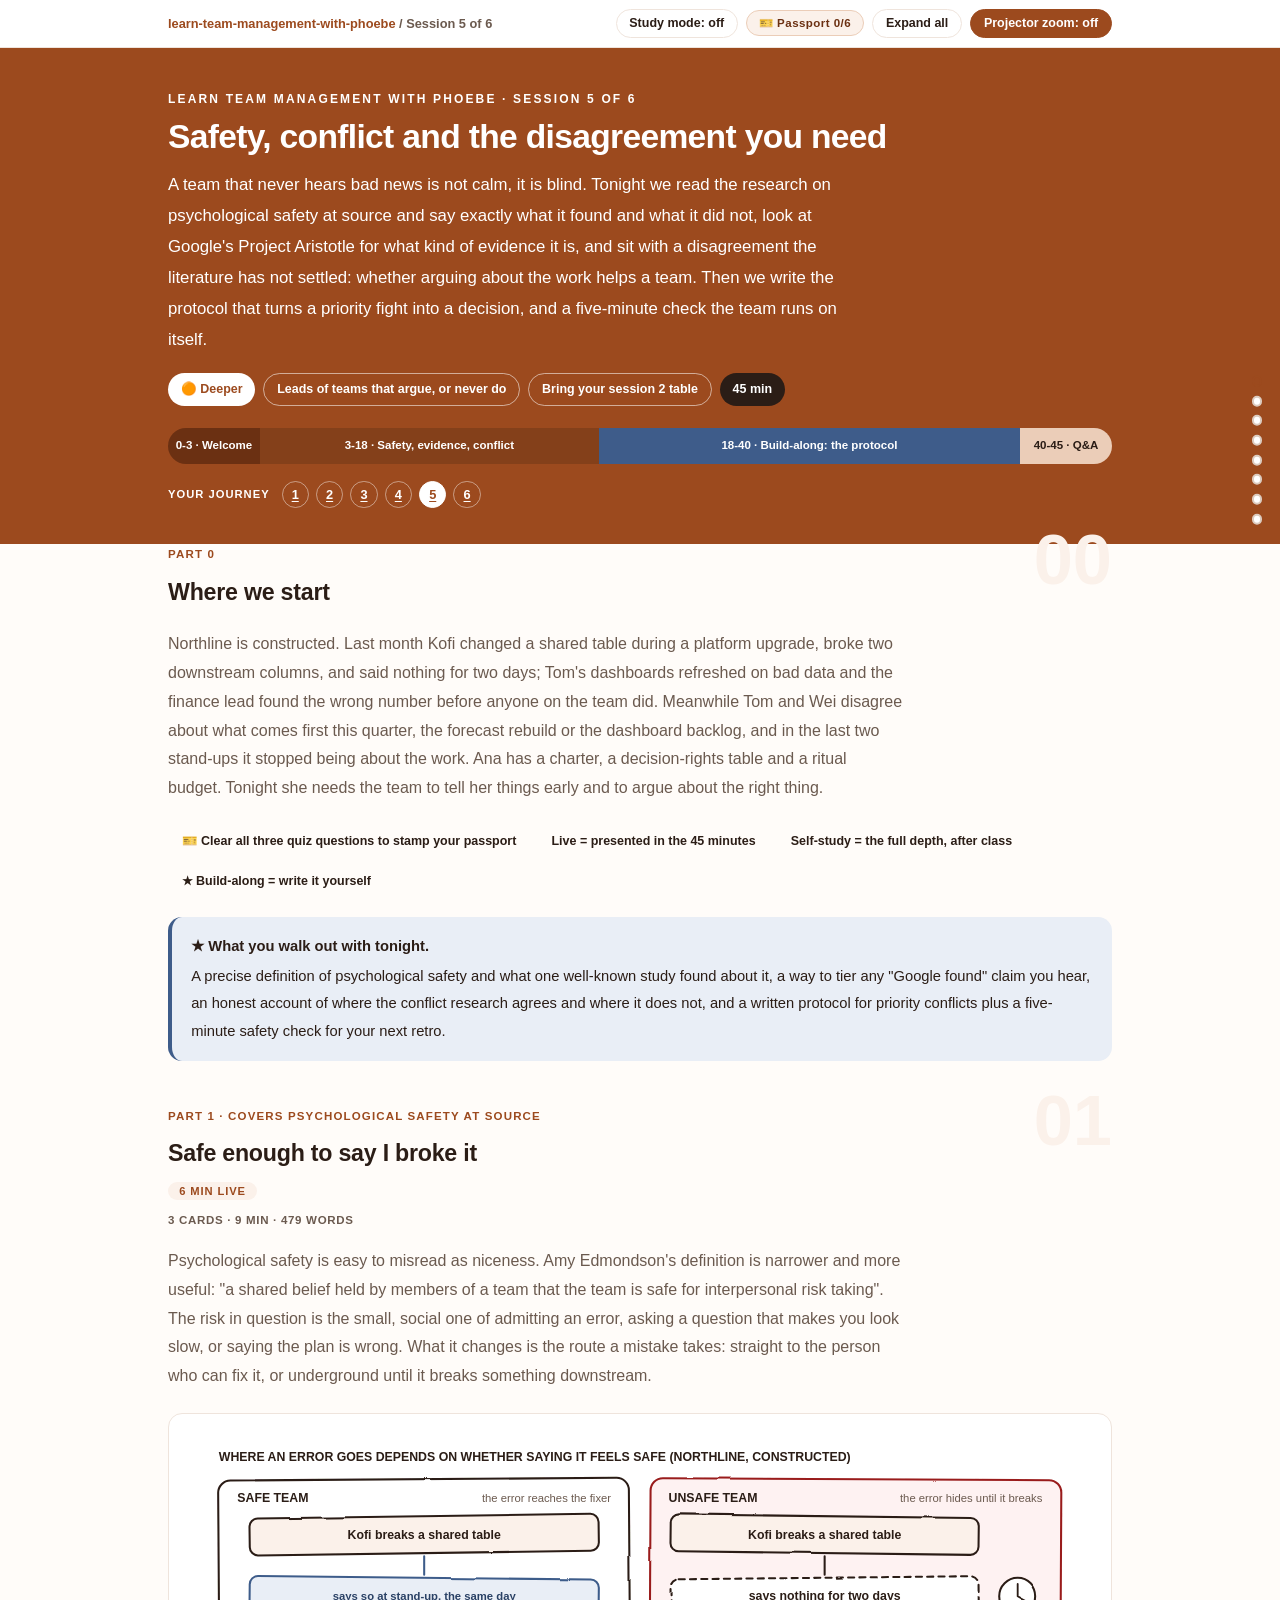
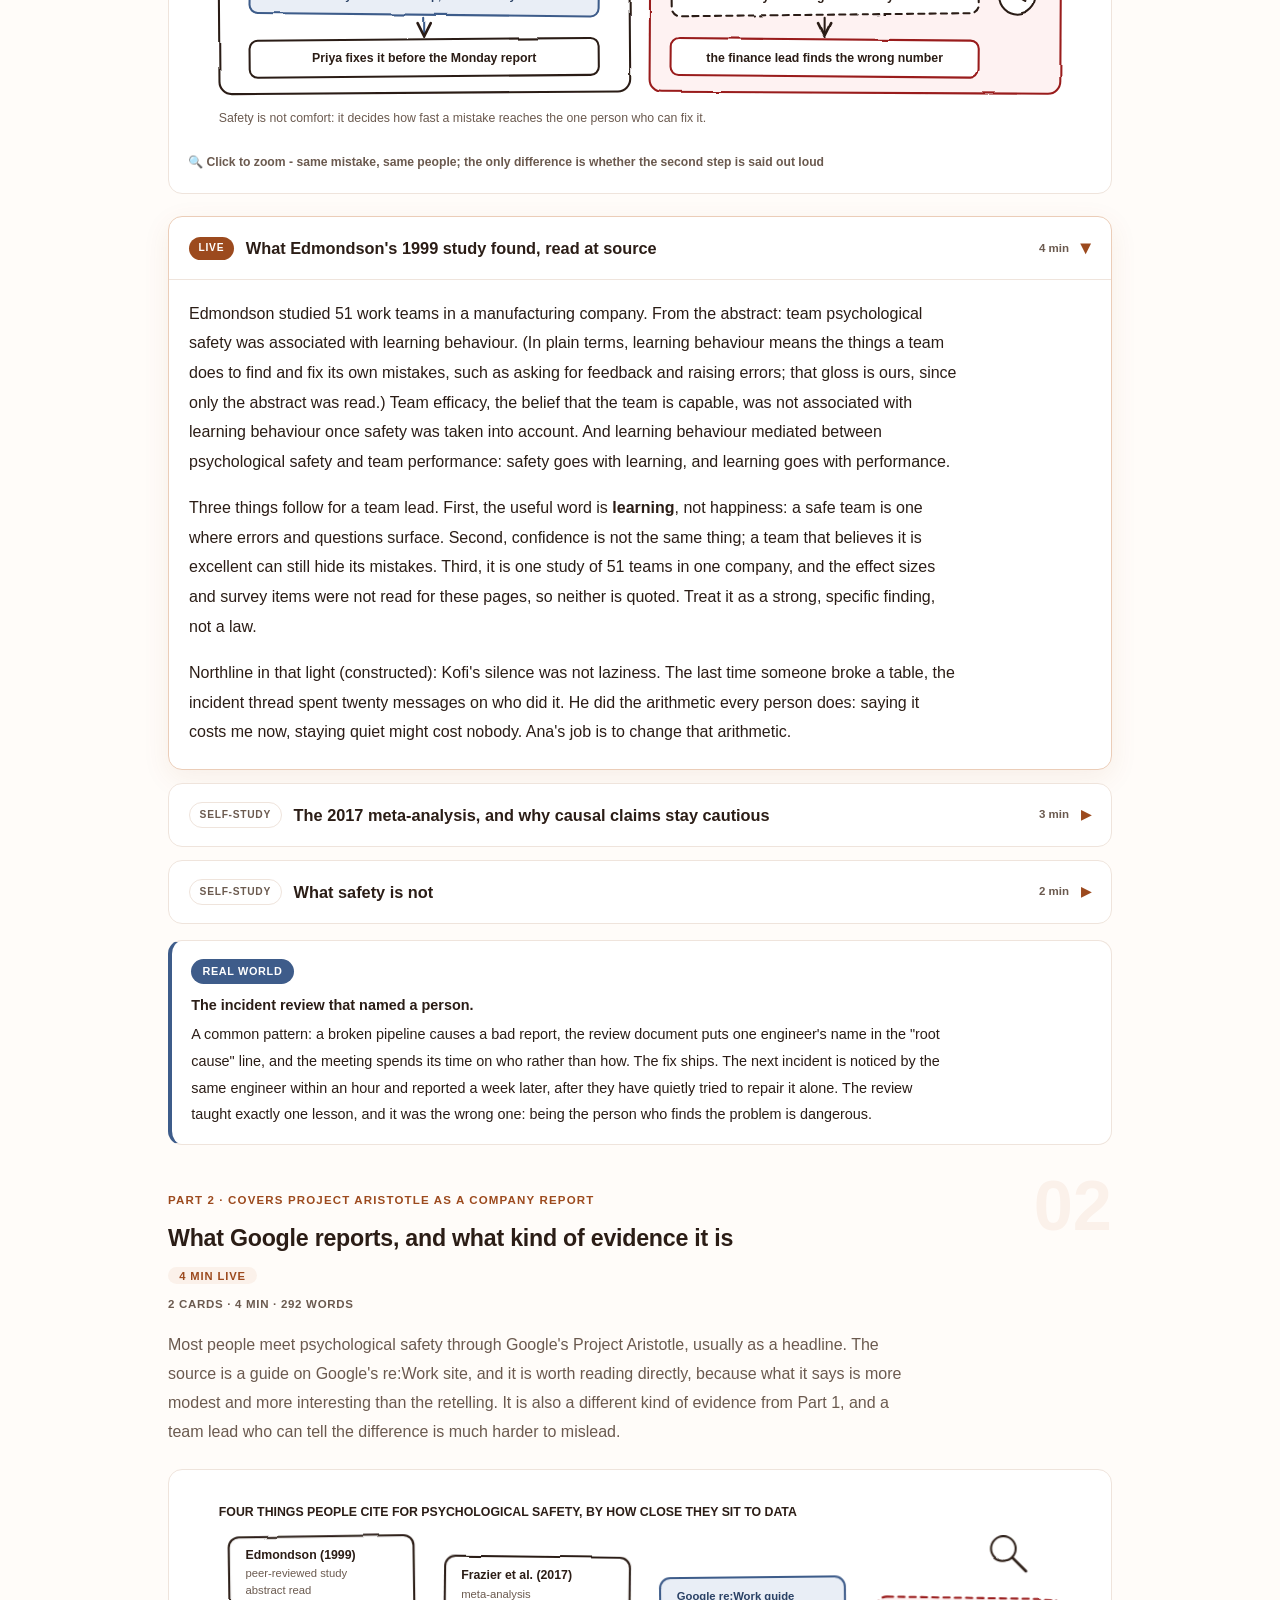
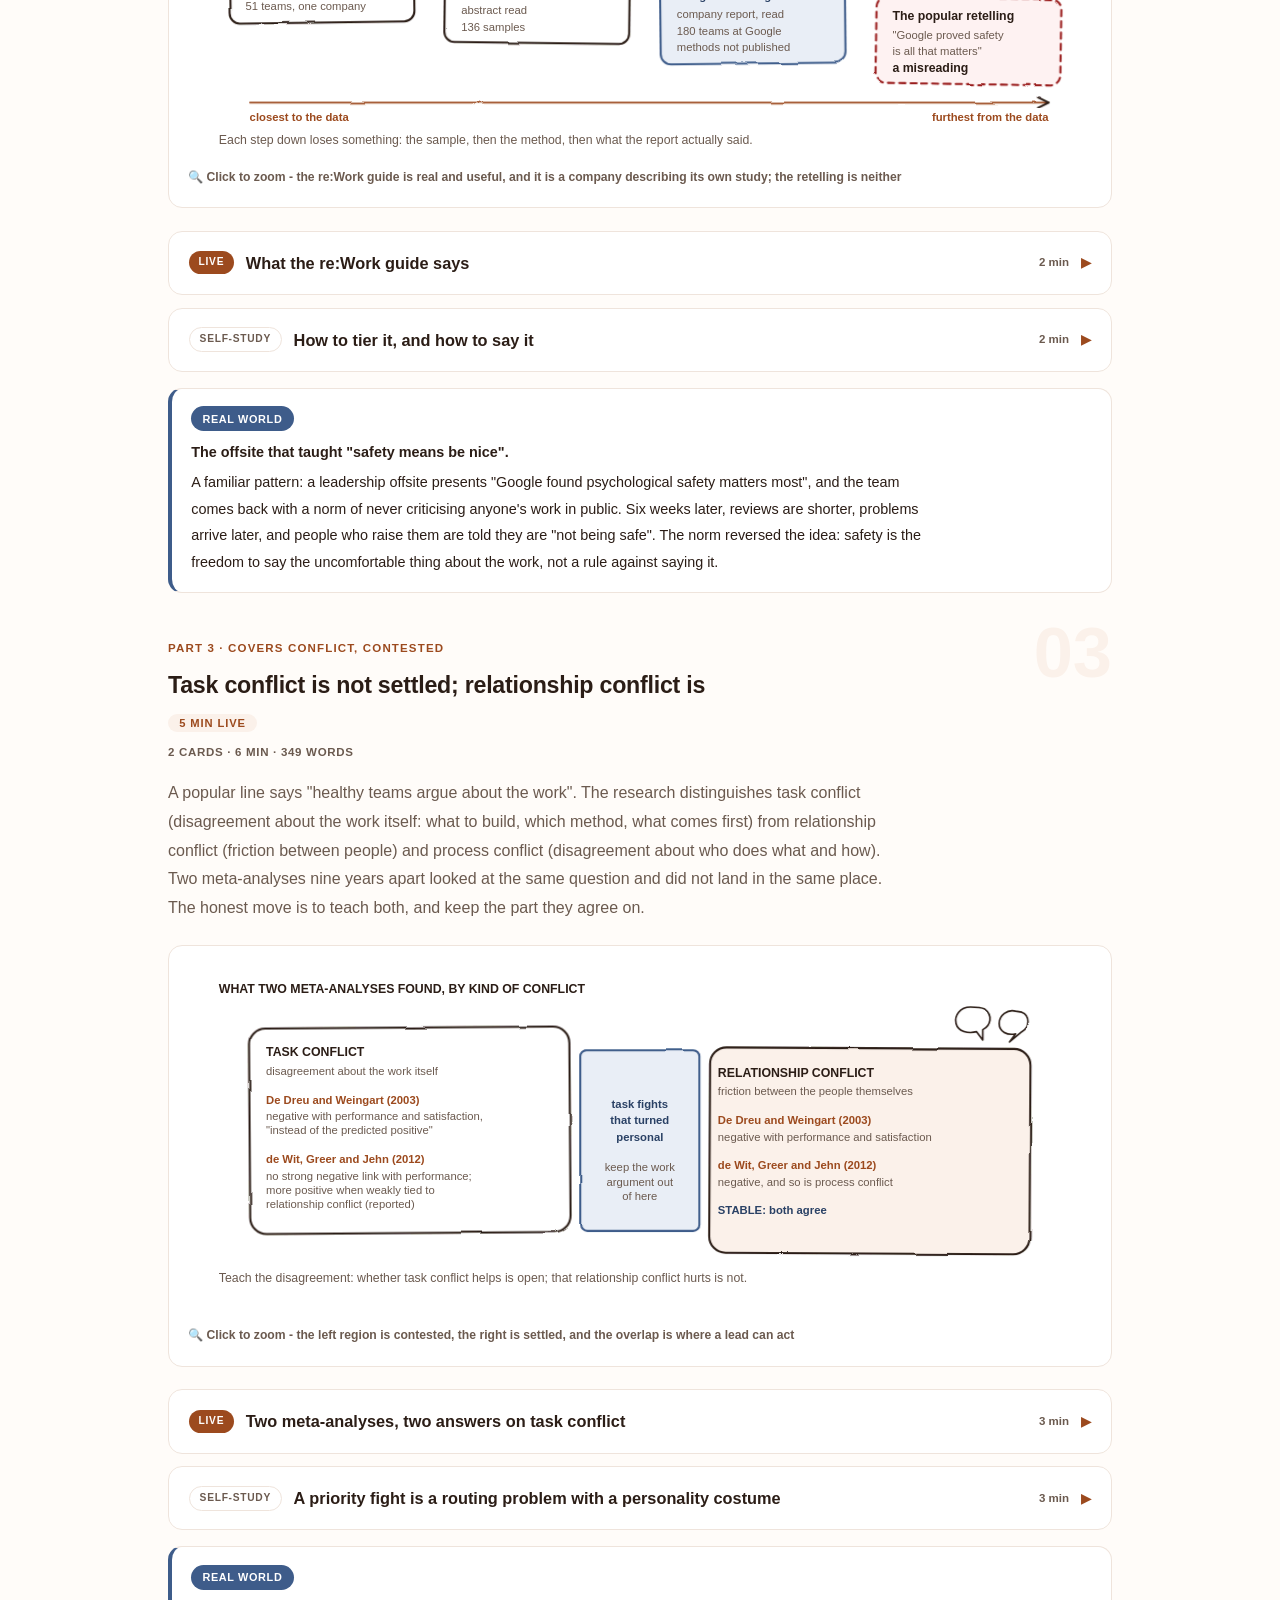
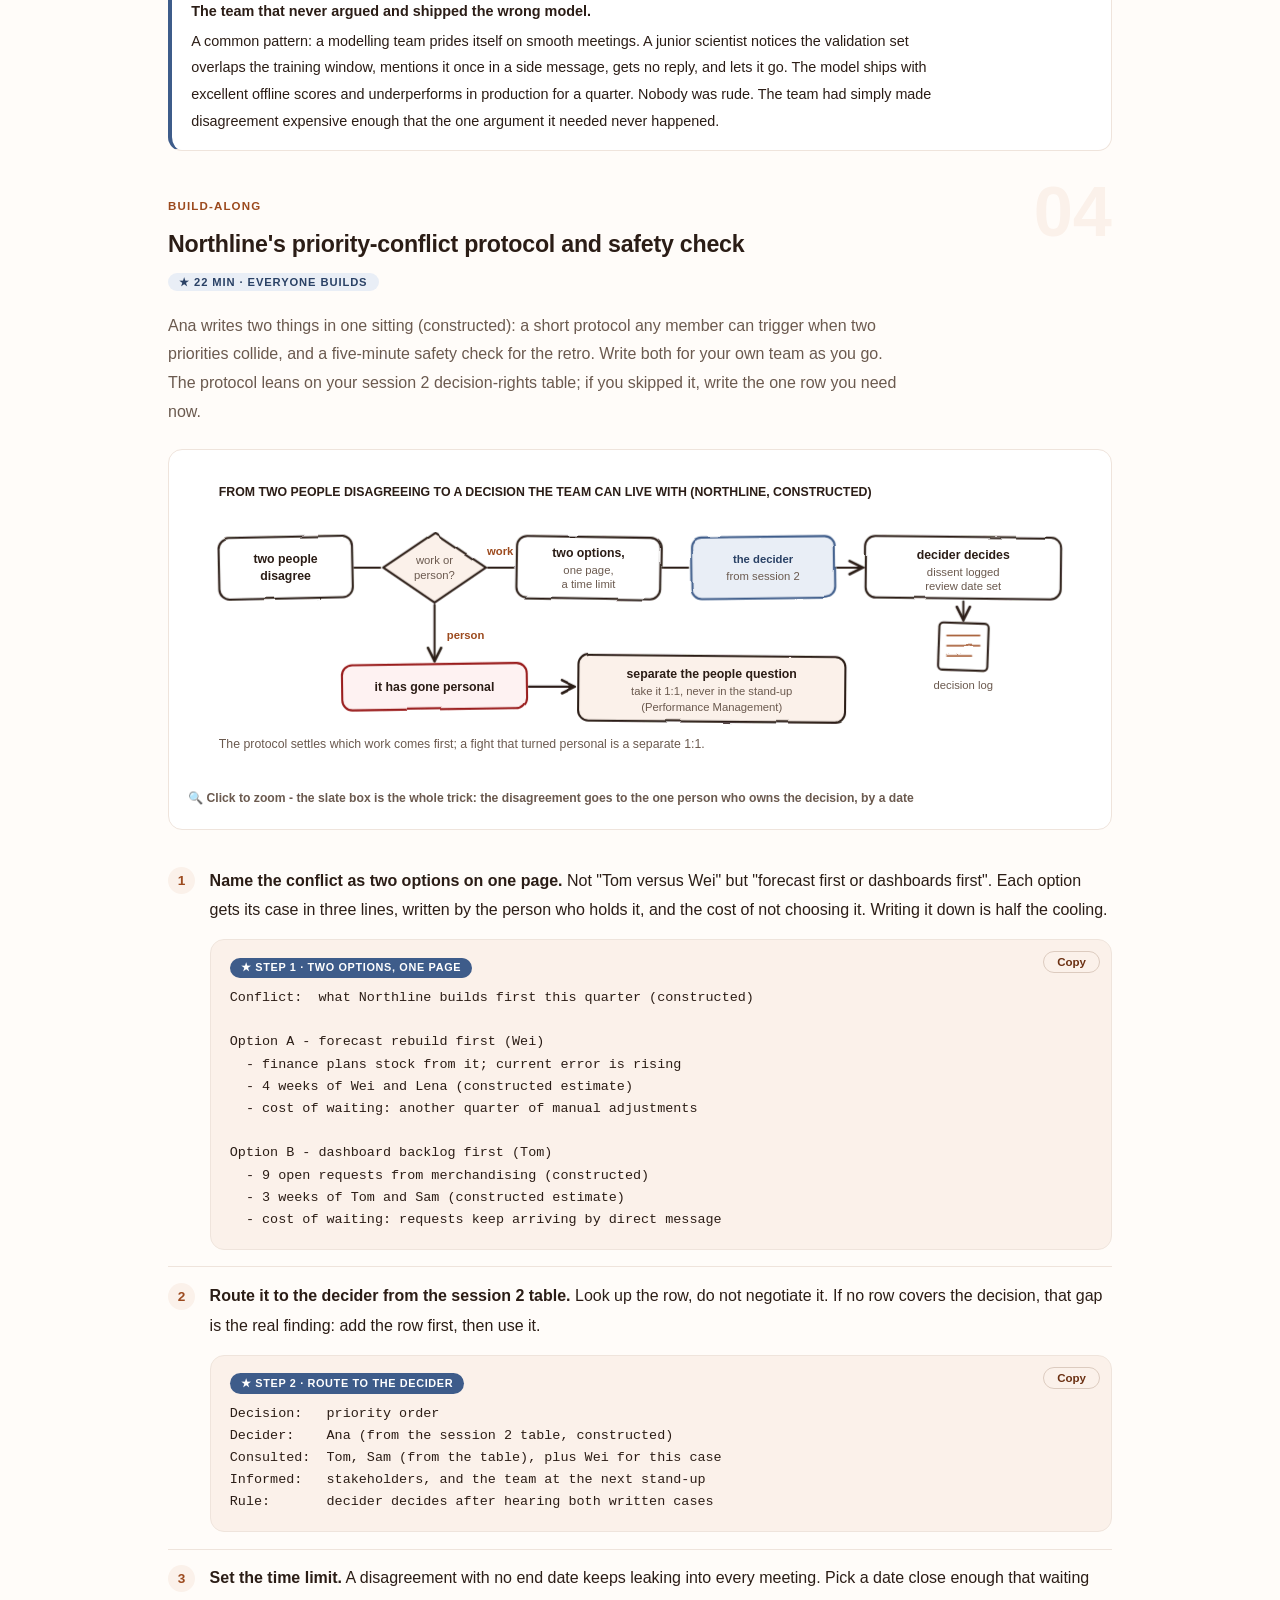
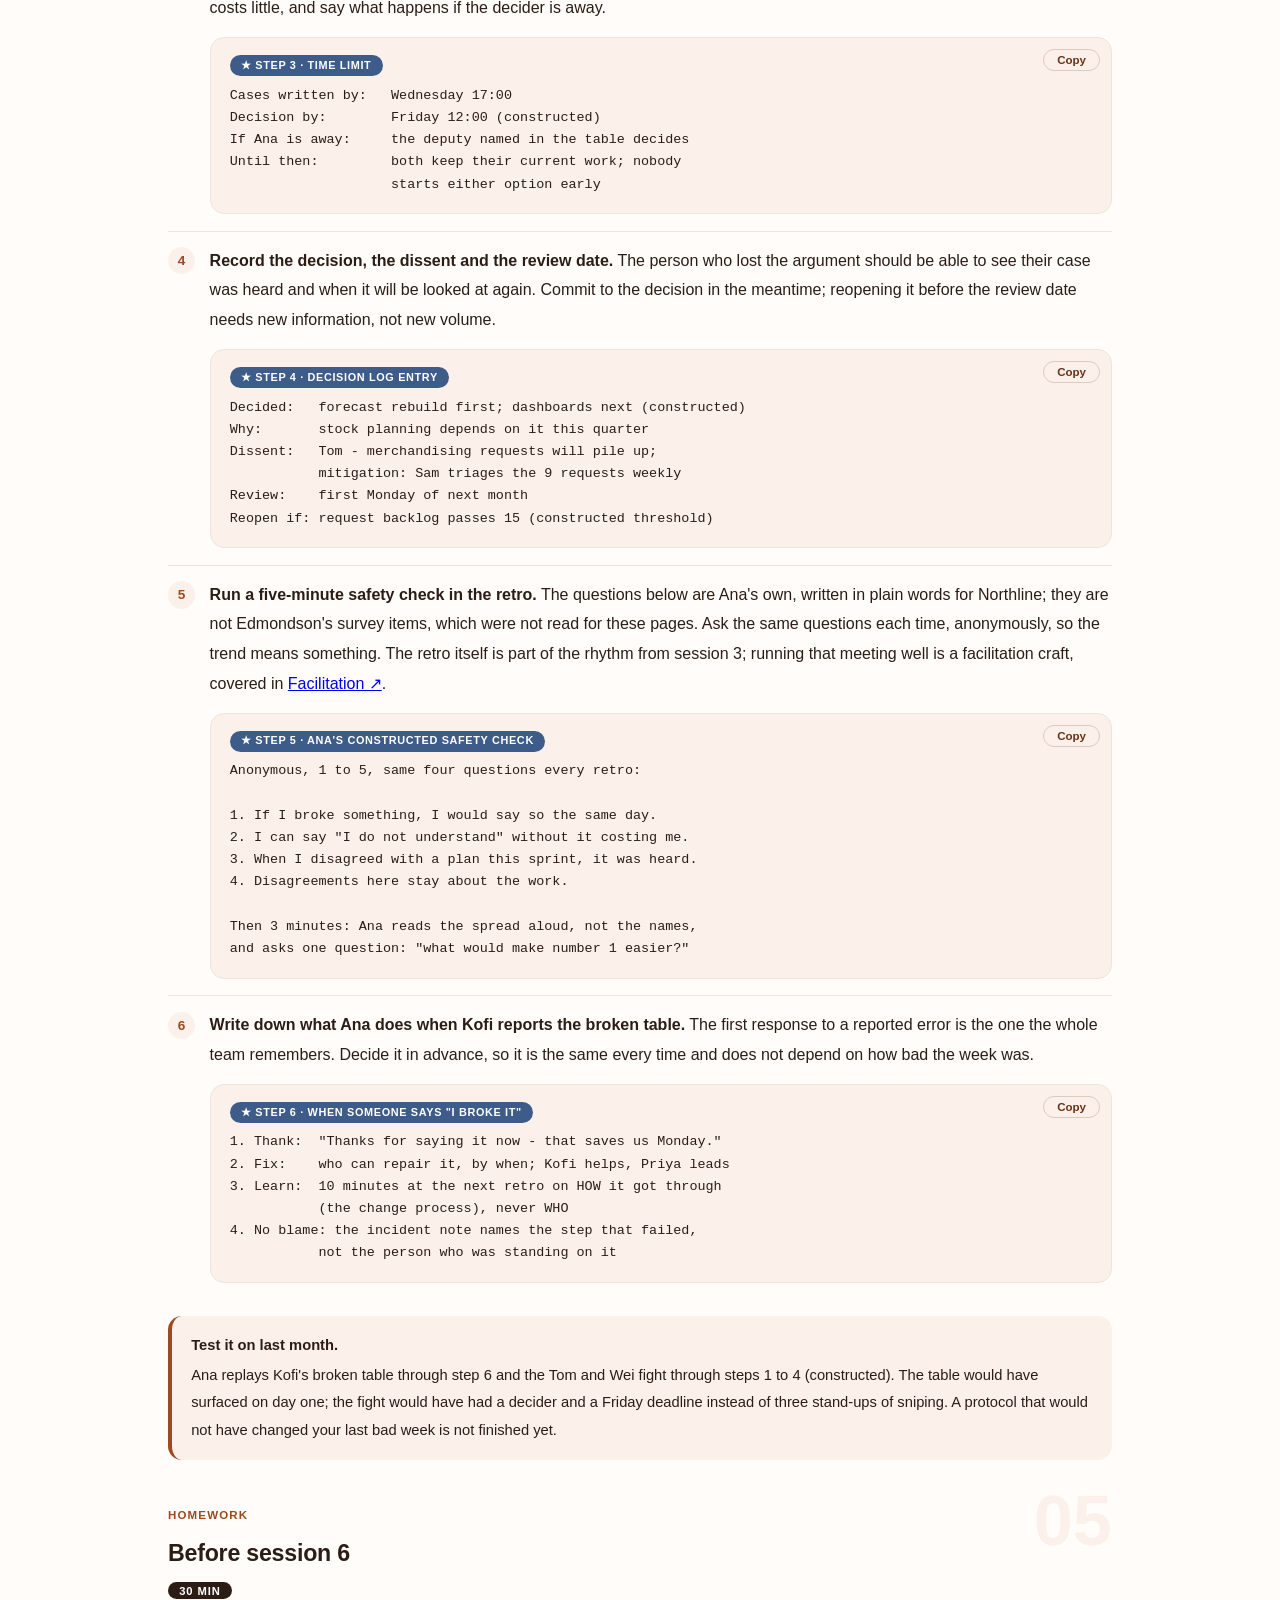
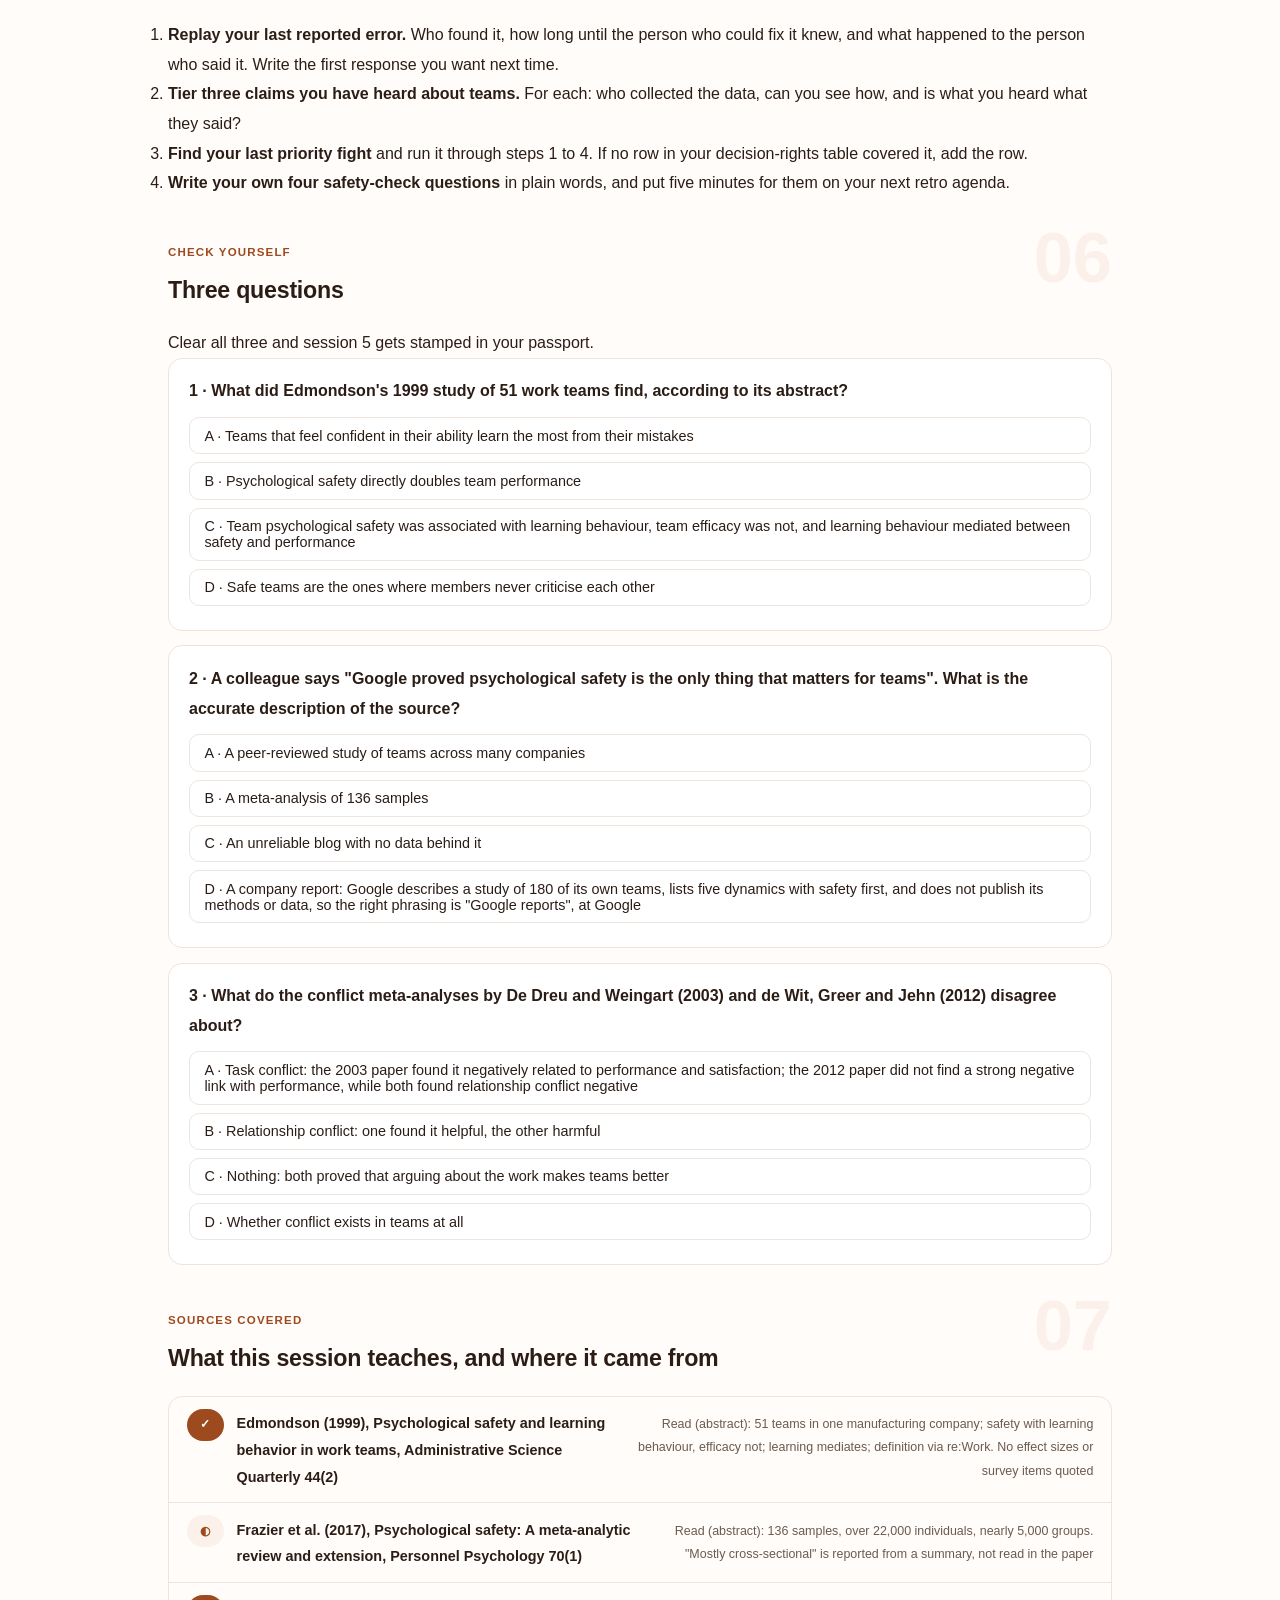
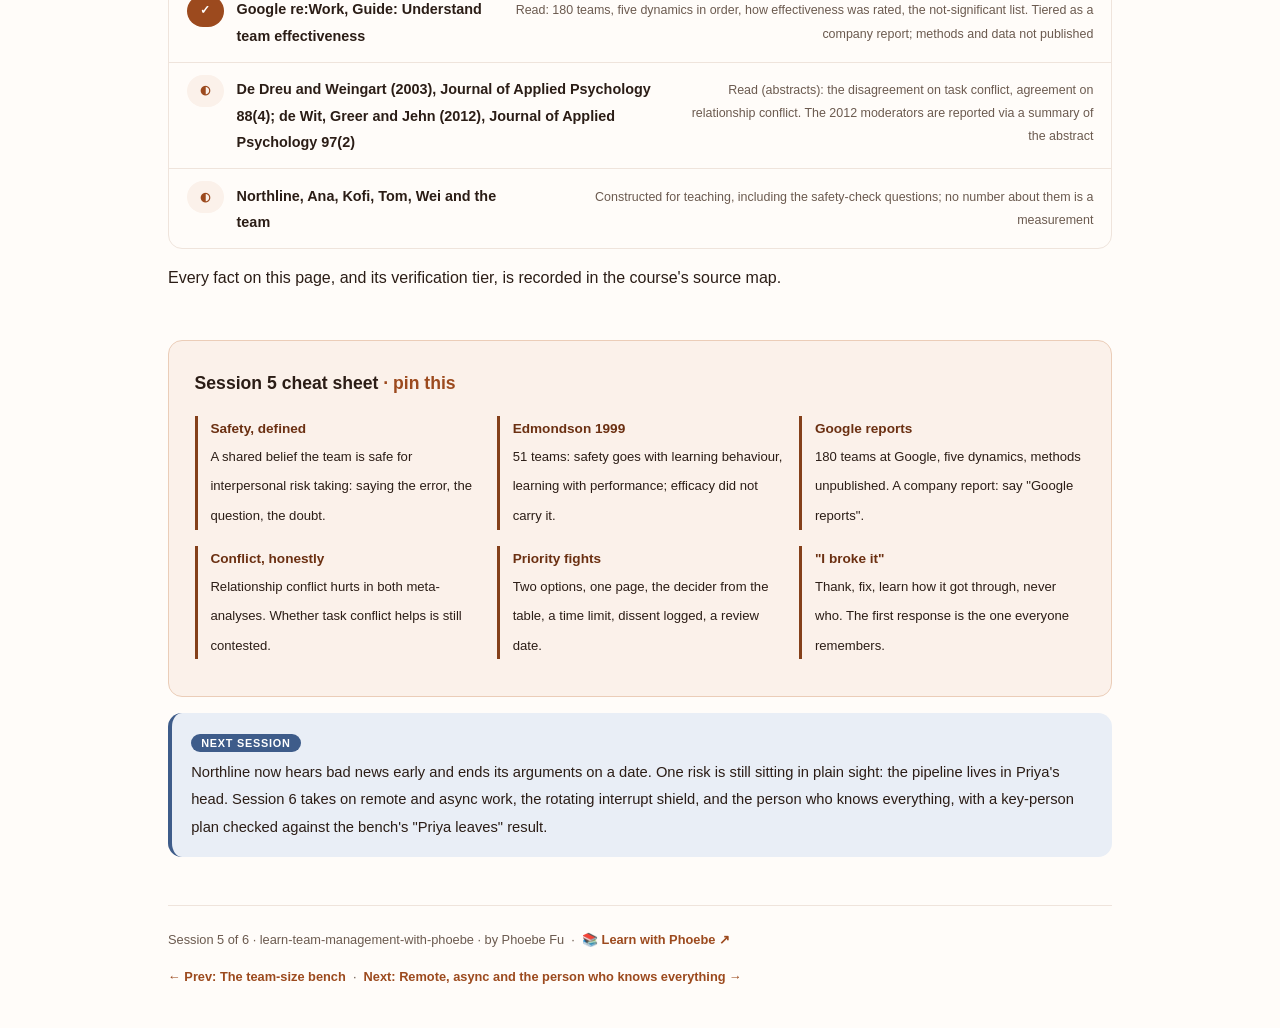
<file: courses/05-safety-and-conflict.html>
<!DOCTYPE html>
<html lang="en">
<head>
<meta charset="UTF-8">
<meta name="viewport" content="width=device-width, initial-scale=1.0">
<!-- social:start -->
<meta name="description" content="Session 5 of 6. Psychological safety read at source (Edmondson 1999, Frazier et al. 2017), what Google's Project Aristotle report is and is not, the live disagreement between two conflict meta-analyses, and a priority-conflict protocol with a team safety check.">
<meta property="og:type" content="article">
<meta property="og:site_name" content="Learn with Phoebe">
<meta property="og:title" content="Safety, conflict and the disagreement you need - learn team management with phoebe">
<meta property="og:description" content="Session 5 of 6. Safe enough to say I broke it, what kind of evidence Google's report is, and why task conflict is still contested.">
<meta property="og:url" content="https://phoebefu6.github.io/learn-team-management-with-phoebe/courses/05-safety-and-conflict.html">
<meta property="og:image" content="https://phoebefu6.github.io/learn-team-management-with-phoebe/assets/og-cover.png">
<meta property="og:image:width" content="1200">
<meta property="og:image:height" content="630">
<meta name="twitter:card" content="summary_large_image">
<meta name="twitter:title" content="Safety, conflict and the disagreement you need - learn team management with phoebe">
<meta name="twitter:description" content="Session 5 of 6. Psychological safety at source, Project Aristotle tiered, conflict as a live disagreement, and a protocol.">
<meta name="twitter:image" content="https://phoebefu6.github.io/learn-team-management-with-phoebe/assets/og-cover.png">
<!-- social:end -->
<title>Session 5 · Safety, conflict and the disagreement you need - learn team management with phoebe</title>
<link rel="stylesheet" href="../assets/style.css?v=20">
</head>
<body>

<div class="toolbar">
  <div class="wrap">
    <span class="crumb"><a href="../index.html">learn-team-management-with-phoebe</a> / Session 5 of 6</span>
    <button class="btn" id="toggle-all" type="button">Expand all</button>
    <button class="btn primary" id="zoom-toggle" type="button">Projector zoom: off</button>
  </div>
</div>

<header class="masthead">
  <div class="wrap">
    <div class="eyebrow">Learn Team Management with Phoebe · Session 5 of 6</div>
    <h1>Safety, conflict and the <span class="accent">disagreement</span> you need</h1>
    <p class="sub">A team that never hears bad news is not calm, it is blind. Tonight we read the research on psychological safety at source and say exactly what it found and what it did not, look at Google's Project Aristotle for what kind of evidence it is, and sit with a disagreement the literature has not settled: whether arguing about the work helps a team. Then we write the protocol that turns a priority fight into a decision, and a five-minute check the team runs on itself.</p>
    <div class="chip-row">
      <span class="chip level">🟠 Deeper</span>
      <span class="chip audience">Leads of teams that argue, or never do</span>
      <span class="chip audience">Bring your session 2 table</span>
      <span class="chip time">45 min</span>
    </div>
    <div class="agenda">
      <span class="a1" style="flex:1">0-3 · Welcome</span>
      <span class="a2" style="flex:4">3-18 · Safety, evidence, conflict</span>
      <span class="a3" style="flex:5">18-40 · Build-along: the protocol</span>
      <span class="a4" style="flex:1">40-45 · Q&amp;A</span>
    </div>
  </div>
</header>

<main class="wrap">

  <section class="section" id="intro">
    <div class="section-kicker">
      <span class="klabel">Part 0</span>
      <h2>Where we start</h2>
    </div>
    <p class="lede">Northline is constructed. Last month Kofi changed a shared table during a platform upgrade, broke two downstream columns, and said nothing for two days; Tom's dashboards refreshed on bad data and the finance lead found the wrong number before anyone on the team did. Meanwhile Tom and Wei disagree about what comes first this quarter, the forecast rebuild or the dashboard backlog, and in the last two stand-ups it stopped being about the work. Ana has a charter, a decision-rights table and a ritual budget. Tonight she needs the team to tell her things early and to argue about the right thing.</p>

    <div class="legend">
      <span class="pill">🎫 Clear all three quiz questions to stamp your passport</span>
      <span class="pill">Live = presented in the 45 minutes</span>
      <span class="pill">Self-study = the full depth, after class</span>
      <span class="pill">★ Build-along = write it yourself</span>
    </div>

    <div class="callout win">
      <p><strong>★ What you walk out with tonight.</strong> A precise definition of psychological safety and what one well-known study found about it, a way to tier any "Google found" claim you hear, an honest account of where the conflict research agrees and where it does not, and a written protocol for priority conflicts plus a five-minute safety check for your next retro.</p>
    </div>
  </section>

  <section class="section" id="part-1">
    <div class="section-kicker">
      <span class="klabel">Part 1 · covers psychological safety at source</span>
      <h2>Safe enough to say I broke it</h2>
      <span class="tag concept">6 min live</span>
    </div>
    <p class="lede">Psychological safety is easy to misread as niceness. Amy Edmondson's definition is narrower and more useful: "a shared belief held by members of a team that the team is safe for interpersonal risk taking". The risk in question is the small, social one of admitting an error, asking a question that makes you look slow, or saying the plan is wrong. What it changes is the route a mistake takes: straight to the person who can fix it, or underground until it breaks something downstream.</p>

    <figure class="zoomable">
      <svg viewBox="0 0 880 300" xmlns="http://www.w3.org/2000/svg" role="img" aria-label="Two panels showing the same error at Northline, constructed. Left, a safe team: Kofi breaks a shared table, says so at stand-up the same day, and Priya fixes it before the Monday report. Right, an unsafe team: Kofi breaks a shared table, says nothing for two days, and the finance lead finds the wrong number downstream. A clock sits beside the silent step.">
        <defs>
          <filter id="t5aSk" x="-3%" y="-3%" width="106%" height="106%"><feTurbulence type="fractalNoise" baseFrequency="0.02" numOctaves="2" seed="51" result="n"/><feDisplacementMap in="SourceGraphic" in2="n" scale="2.4" xChannelSelector="R" yChannelSelector="G"/></filter>
          <marker id="t5aAr" viewBox="0 0 10 10" refX="9" refY="5" markerWidth="8" markerHeight="8" orient="auto"><path d="M1 1 L9 5 L1 9" fill="none" stroke="#2B1D16" stroke-width="1.6" stroke-linecap="round"/></marker>
        </defs>
        <style>
          .t5aH { font: 800 12px Inter, sans-serif; fill: #2B1D16; }
          .t5aL { font: 600 12px Inter, sans-serif; fill: #2B1D16; }
          .t5aS { font: 400 11px Inter, sans-serif; fill: #6B5A4F; }
          .t5aB { font: 800 11px Inter, sans-serif; fill: #2A4165; }
          .t5aN { font: 400 12px Inter, sans-serif; fill: #6B5A4F; }
        </style>

        <text class="t5aH" x="30" y="26">WHERE AN ERROR GOES DEPENDS ON WHETHER SAYING IT FEELS SAFE (NORTHLINE, CONSTRUCTED)</text>

        <g filter="url(#t5aSk)" fill="none" stroke="#2B1D16" stroke-width="2" stroke-linecap="round" stroke-linejoin="round">
          <rect x="30" y="44" width="400" height="208" rx="12" transform="rotate(-0.4 230 148)" fill="#FFFFFF"/>
          <rect x="450" y="44" width="400" height="208" rx="12" transform="rotate(0.3 650 148)" fill="#FEF2F2" stroke="#991B1B"/>
          <rect x="60" y="80" width="340" height="36" rx="8" transform="rotate(-0.8 230 98)" fill="#FBF1EA"/>
          <rect x="60" y="140" width="340" height="36" rx="8" transform="rotate(0.6 230 158)" fill="#E9EEF6" stroke="#3E5C8A"/>
          <rect x="60" y="200" width="340" height="36" rx="8" transform="rotate(-0.5 230 218)" fill="#FFFFFF"/>
          <path d="M230 119 L230 137 M230 179 L230 197" stroke="#3E5C8A" marker-end="url(#t5aAr)"/>
          <rect x="470" y="80" width="300" height="36" rx="8" transform="rotate(0.7 620 98)" fill="#FBF1EA"/>
          <rect x="470" y="140" width="300" height="36" rx="8" transform="rotate(-0.6 620 158)" fill="#FFFFFF" stroke-dasharray="6 5"/>
          <rect x="470" y="200" width="300" height="36" rx="8" transform="rotate(0.5 620 218)" fill="#FFFFFF" stroke="#991B1B"/>
          <path d="M620 119 L620 137 M620 179 L620 197" marker-end="url(#t5aAr)"/>
          <circle cx="808" cy="158" r="18" fill="#FFFFFF"/>
          <path d="M808 146 L808 158 L817 163" stroke-width="1.8"/>
        </g>

        <text class="t5aL" x="48" y="66">SAFE TEAM</text>
        <text class="t5aS" x="412" y="66" text-anchor="end">the error reaches the fixer</text>
        <text class="t5aL" x="230" y="102" text-anchor="middle">Kofi breaks a shared table</text>
        <text class="t5aB" x="230" y="162" text-anchor="middle">says so at stand-up, the same day</text>
        <text class="t5aL" x="230" y="222" text-anchor="middle">Priya fixes it before the Monday report</text>
        <text class="t5aL" x="468" y="66">UNSAFE TEAM</text>
        <text class="t5aS" x="832" y="66" text-anchor="end">the error hides until it breaks</text>
        <text class="t5aL" x="620" y="102" text-anchor="middle">Kofi breaks a shared table</text>
        <text class="t5aL" x="620" y="162" text-anchor="middle">says nothing for two days</text>
        <text class="t5aL" x="620" y="222" text-anchor="middle">the finance lead finds the wrong number</text>

        <text class="t5aN" x="30" y="280">Safety is not comfort: it decides how fast a mistake reaches the one person who can fix it.</text>
      </svg>
      <figcaption>🔍 Click to zoom - same mistake, same people; the only difference is whether the second step is said out loud</figcaption>
    </figure>

    <details class="card" open>
      <summary><span class="mode live">Live</span>What Edmondson's 1999 study found, read at source<span class="mini">4 min</span><span class="caret">▶</span></summary>
      <div class="body">
        <p>Edmondson studied 51 work teams in a manufacturing company. From the abstract: team psychological safety was associated with learning behaviour. (In plain terms, learning behaviour means the things a team does to find and fix its own mistakes, such as asking for feedback and raising errors; that gloss is ours, since only the abstract was read.) Team efficacy, the belief that the team is capable, was not associated with learning behaviour once safety was taken into account. And learning behaviour mediated between psychological safety and team performance: safety goes with learning, and learning goes with performance.</p>
        <p>Three things follow for a team lead. First, the useful word is <strong>learning</strong>, not happiness: a safe team is one where errors and questions surface. Second, confidence is not the same thing; a team that believes it is excellent can still hide its mistakes. Third, it is one study of 51 teams in one company, and the effect sizes and survey items were not read for these pages, so neither is quoted. Treat it as a strong, specific finding, not a law.</p>
        <p>Northline in that light (constructed): Kofi's silence was not laziness. The last time someone broke a table, the incident thread spent twenty messages on who did it. He did the arithmetic every person does: saying it costs me now, staying quiet might cost nobody. Ana's job is to change that arithmetic.</p>
      </div>
    </details>

    <details class="card">
      <summary><span class="mode self">Self-study</span>The 2017 meta-analysis, and why causal claims stay cautious<span class="mini">3 min</span><span class="caret">▶</span></summary>
      <div class="body">
        <p>Frazier, Fainshmidt, Klinger, Pezeshkan and Vracheva (2017) pooled the research in a meta-analytic review: 136 independent samples, over 22,000 individuals and nearly 5,000 groups. That is a large body of work, and it is why psychological safety is taken seriously as a construct rather than a slogan.</p>
        <p>One caution comes with it. A state-agency summary reports that most of the included studies were cross-sectional, measuring safety and outcomes at the same moment, so causal conclusions cannot be drawn. That statement is reported from the summary, not read in the paper. Either way, the honest reading for a team lead is: safety and good outcomes travel together in a great many teams; that safety <em>causes</em> them is plausible but not established by this body of evidence. The meta-analysis's effect sizes were not read and are not quoted.</p>
        <p>The practical move survives the caution. You do not need proof of causation to decide that a mistake reported on day one is cheaper than the same mistake found by finance on day three.</p>
      </div>
    </details>

    <details class="card">
      <summary><span class="mode self">Self-study</span>What safety is not<span class="mini">2 min</span><span class="caret">▶</span></summary>
      <div class="body">
        <p><strong>Not niceness.</strong> A team can be warm, polite and unsafe: nobody is rude, and nobody says the model is wrong. <strong>Not low standards.</strong> Safety is about the cost of speaking up, not the cost of missing a target; a team can hold a hard bar and still make raising a problem cheap. <strong>Not the absence of disagreement.</strong> A team where nobody disagrees is more often a team where disagreeing feels expensive. Part 3 is about what happens when it does.</p>
      </div>
    </details>

    <div class="callout example">
      <span class="ex-pill">Real world</span>
      <p><strong>The incident review that named a person.</strong> A common pattern: a broken pipeline causes a bad report, the review document puts one engineer's name in the "root cause" line, and the meeting spends its time on who rather than how. The fix ships. The next incident is noticed by the same engineer within an hour and reported a week later, after they have quietly tried to repair it alone. The review taught exactly one lesson, and it was the wrong one: being the person who finds the problem is dangerous.</p>
    </div>
  </section>

  <section class="section" id="part-2">
    <div class="section-kicker">
      <span class="klabel">Part 2 · covers Project Aristotle as a company report</span>
      <h2>What Google reports, and what kind of evidence it is</h2>
      <span class="tag concept">4 min live</span>
    </div>
    <p class="lede">Most people meet psychological safety through Google's Project Aristotle, usually as a headline. The source is a guide on Google's re:Work site, and it is worth reading directly, because what it says is more modest and more interesting than the retelling. It is also a different kind of evidence from Part 1, and a team lead who can tell the difference is much harder to mislead.</p>

    <figure class="zoomable">
      <svg viewBox="0 0 880 260" xmlns="http://www.w3.org/2000/svg" role="img" aria-label="An evidence ladder of four steps, descending from left to right. Edmondson 1999, a peer-reviewed study of 51 teams, abstract read. Frazier et al. 2017, a meta-analysis of 136 samples, abstract read. The Google re:Work guide, a company report on 180 teams at Google with methods not published, highlighted in slate blue. The popular retelling that Google proved safety is all that matters, marked as a misreading. An axis runs from closest to the data to furthest from it.">
        <defs>
          <filter id="t5bSk" x="-3%" y="-3%" width="106%" height="106%"><feTurbulence type="fractalNoise" baseFrequency="0.02" numOctaves="2" seed="57" result="n"/><feDisplacementMap in="SourceGraphic" in2="n" scale="2.4" xChannelSelector="R" yChannelSelector="G"/></filter>
          <marker id="t5bAr" viewBox="0 0 10 10" refX="9" refY="5" markerWidth="8" markerHeight="8" orient="auto"><path d="M1 1 L9 5 L1 9" fill="none" stroke="#2B1D16" stroke-width="1.6" stroke-linecap="round"/></marker>
        </defs>
        <style>
          .t5bH { font: 800 12px Inter, sans-serif; fill: #2B1D16; }
          .t5bL { font: 600 12px Inter, sans-serif; fill: #2B1D16; }
          .t5bS { font: 400 11px Inter, sans-serif; fill: #6B5A4F; }
          .t5bB { font: 800 11px Inter, sans-serif; fill: #2A4165; }
          .t5bA { font: 700 11px Inter, sans-serif; fill: #9C4A1E; }
          .t5bN { font: 400 12px Inter, sans-serif; fill: #6B5A4F; }
        </style>

        <text class="t5bH" x="30" y="26">FOUR THINGS PEOPLE CITE FOR PSYCHOLOGICAL SAFETY, BY HOW CLOSE THEY SIT TO DATA</text>

        <g filter="url(#t5bSk)" fill="none" stroke="#2B1D16" stroke-width="2" stroke-linecap="round" stroke-linejoin="round">
          <rect x="40" y="46" width="180" height="84" rx="10" transform="rotate(-0.8 130 88)" fill="#FFFFFF"/>
          <rect x="250" y="66" width="180" height="84" rx="10" transform="rotate(0.7 340 108)" fill="#FFFFFF"/>
          <rect x="460" y="86" width="180" height="84" rx="10" transform="rotate(-0.6 550 128)" fill="#E9EEF6" stroke="#3E5C8A"/>
          <rect x="670" y="106" width="180" height="84" rx="10" transform="rotate(0.9 760 148)" fill="#FEF2F2" stroke="#991B1B" stroke-dasharray="6 5"/>
          <path d="M60 208 L838 208" stroke="#9C4A1E" stroke-width="1.6" marker-end="url(#t5bAr)"/>
          <circle cx="794" cy="58" r="12" fill="#FFFFFF"/>
          <path d="M803 67 L816 80" stroke-width="2.6"/>
        </g>

        <text class="t5bL" x="56" y="68">Edmondson (1999)</text>
        <text class="t5bS" x="56" y="86">peer-reviewed study</text>
        <text class="t5bS" x="56" y="102">abstract read</text>
        <text class="t5bS" x="56" y="118">51 teams, one company</text>
        <text class="t5bL" x="266" y="88">Frazier et al. (2017)</text>
        <text class="t5bS" x="266" y="106">meta-analysis</text>
        <text class="t5bS" x="266" y="122">abstract read</text>
        <text class="t5bS" x="266" y="138">136 samples</text>
        <text class="t5bB" x="476" y="108">Google re:Work guide</text>
        <text class="t5bS" x="476" y="126">company report, read</text>
        <text class="t5bS" x="476" y="142">180 teams at Google</text>
        <text class="t5bS" x="476" y="158">methods not published</text>
        <text class="t5bL" x="686" y="128">The popular retelling</text>
        <text class="t5bS" x="686" y="146">"Google proved safety</text>
        <text class="t5bS" x="686" y="162">is all that matters"</text>
        <text class="t5bL" x="686" y="178">a misreading</text>
        <text class="t5bA" x="60" y="226">closest to the data</text>
        <text class="t5bA" x="838" y="226" text-anchor="end">furthest from the data</text>

        <text class="t5bN" x="30" y="248">Each step down loses something: the sample, then the method, then what the report actually said.</text>
      </svg>
      <figcaption>🔍 Click to zoom - the re:Work guide is real and useful, and it is a company describing its own study; the retelling is neither</figcaption>
    </figure>

    <details class="card">
      <summary><span class="mode live">Live</span>What the re:Work guide says<span class="mini">2 min</span><span class="caret">▶</span></summary>
      <div class="body">
        <p>Google reports studying 180 of its teams: 115 engineering project teams and 65 sales pods. Effectiveness was rated from evaluations by executives, team leads and team members, and for sales teams, performance against quota. The guide lists five dynamics, in this order: <strong>psychological safety</strong>, <strong>dependability</strong>, <strong>structure and clarity</strong>, <strong>meaning</strong> and <strong>impact</strong>. It defines psychological safety using Edmondson's words.</p>
        <p>The part people skip is the list of things that were <em>not</em> significantly connected with effectiveness at Google: colocation, consensus-driven decision making, extroversion, individual performance, workload size, seniority, team size and tenure. That list is as useful as the five: it says a team of strong individuals in one room did not, on Google's own data, guarantee anything.</p>
        <p>You have already met two of the five. Dependability and structure and clarity are what sessions 2 and 3 built: who decides, what the rhythm is, who owns which work.</p>
      </div>
    </details>

    <details class="card">
      <summary><span class="mode self">Self-study</span>How to tier it, and how to say it<span class="mini">2 min</span><span class="caret">▶</span></summary>
      <div class="body">
        <p>The guide is a company's summary of an internal study. Its methods and data are not published, so nobody outside can check how teams were sampled, how "effective" was scored, or how the ranking of the five was decided. That does not make it wrong; it makes it a company report. The accurate phrasing is "Google reports", and the accurate scope is "at Google".</p>
        <p>The guide also mentions research suggesting smaller teams perform better without giving the source, so it is not repeated here as a finding. Session 1 covers why no source read for these pages supports a single right team size.</p>
        <p>A test you can use on any citation: who collected the data, can I see how, and is the claim I heard the claim they made? Edmondson passes all three. The re:Work guide passes the first and third. The retelling fails the third.</p>
      </div>
    </details>

    <div class="callout example">
      <span class="ex-pill">Real world</span>
      <p><strong>The offsite that taught "safety means be nice".</strong> A familiar pattern: a leadership offsite presents "Google found psychological safety matters most", and the team comes back with a norm of never criticising anyone's work in public. Six weeks later, reviews are shorter, problems arrive later, and people who raise them are told they are "not being safe". The norm reversed the idea: safety is the freedom to say the uncomfortable thing about the work, not a rule against saying it.</p>
    </div>
  </section>

  <section class="section" id="part-3">
    <div class="section-kicker">
      <span class="klabel">Part 3 · covers conflict, contested</span>
      <h2>Task conflict is not settled; relationship conflict is</h2>
      <span class="tag concept">5 min live</span>
    </div>
    <p class="lede">A popular line says "healthy teams argue about the work". The research distinguishes task conflict (disagreement about the work itself: what to build, which method, what comes first) from relationship conflict (friction between people) and process conflict (disagreement about who does what and how). Two meta-analyses nine years apart looked at the same question and did not land in the same place. The honest move is to teach both, and keep the part they agree on.</p>

    <figure class="zoomable">
      <svg viewBox="0 0 880 340" xmlns="http://www.w3.org/2000/svg" role="img" aria-label="Three panels side by side. Task conflict on the left: De Dreu and Weingart 2003 found it negative with performance and satisfaction instead of the predicted positive; de Wit, Greer and Jehn 2012 found no strong negative link with performance and more positive results when it is weakly tied to relationship conflict, reported. Relationship conflict on the right: both meta-analyses found it negative, the stable part. The middle panel where they meet, highlighted in slate blue, is task disagreement that has turned personal.">
        <defs>
          <filter id="t5cSk" x="-3%" y="-3%" width="106%" height="106%"><feTurbulence type="fractalNoise" baseFrequency="0.02" numOctaves="2" seed="63" result="n"/><feDisplacementMap in="SourceGraphic" in2="n" scale="2.4" xChannelSelector="R" yChannelSelector="G"/></filter>
        </defs>
        <style>
          .t5cH { font: 800 12px Inter, sans-serif; fill: #2B1D16; }
          .t5cL { font: 600 12px Inter, sans-serif; fill: #2B1D16; }
          .t5cS { font: 400 11px Inter, sans-serif; fill: #6B5A4F; }
          .t5cB { font: 800 11px Inter, sans-serif; fill: #2A4165; }
          .t5cA { font: 700 11px Inter, sans-serif; fill: #9C4A1E; }
          .t5cN { font: 400 12px Inter, sans-serif; fill: #6B5A4F; }
        </style>

        <text class="t5cH" x="30" y="26">WHAT TWO META-ANALYSES FOUND, BY KIND OF CONFLICT</text>

        <g filter="url(#t5cSk)" fill="none" stroke="#2B1D16" stroke-width="2" stroke-linecap="round" stroke-linejoin="round">
          <rect x="60" y="60" width="312" height="200" rx="16" transform="rotate(-0.4 216 160)" fill="#FFFFFF"/>
          <rect x="508" y="80" width="312" height="200" rx="16" transform="rotate(0.3 664 180)" fill="#FBF1EA"/>
          <rect x="382" y="82" width="116" height="176" rx="6" fill="#E9EEF6" stroke="#3E5C8A"/>
          <path d="M762 40 C752 40 746 48 748 56 C750 64 760 66 768 64 L774 72 L774 62 C782 58 784 48 776 42 C772 40 766 40 762 40 Z" fill="#FFFFFF" stroke-width="1.6"/>
          <path d="M806 44 C798 42 790 48 790 56 C790 64 798 68 806 66 L800 74 L812 64 C820 60 820 48 812 45 Z" fill="#FFFFFF" stroke-width="1.6"/>
        </g>

        <text class="t5cH" x="76" y="88">TASK CONFLICT</text>
        <text class="t5cS" x="76" y="106">disagreement about the work itself</text>
        <text class="t5cA" x="76" y="134">De Dreu and Weingart (2003)</text>
        <text class="t5cS" x="76" y="150">negative with performance and satisfaction,</text>
        <text class="t5cS" x="76" y="164">"instead of the predicted positive"</text>
        <text class="t5cA" x="76" y="192">de Wit, Greer and Jehn (2012)</text>
        <text class="t5cS" x="76" y="208">no strong negative link with performance;</text>
        <text class="t5cS" x="76" y="222">more positive when weakly tied to</text>
        <text class="t5cS" x="76" y="236">relationship conflict (reported)</text>

        <text class="t5cB" x="440" y="138" text-anchor="middle">task fights</text>
        <text class="t5cB" x="440" y="154" text-anchor="middle">that turned</text>
        <text class="t5cB" x="440" y="170" text-anchor="middle">personal</text>
        <text class="t5cS" x="440" y="200" text-anchor="middle">keep the work</text>
        <text class="t5cS" x="440" y="214" text-anchor="middle">argument out</text>
        <text class="t5cS" x="440" y="228" text-anchor="middle">of here</text>

        <text class="t5cH" x="516" y="108">RELATIONSHIP CONFLICT</text>
        <text class="t5cS" x="516" y="126">friction between the people themselves</text>
        <text class="t5cA" x="516" y="154">De Dreu and Weingart (2003)</text>
        <text class="t5cS" x="516" y="170">negative with performance and satisfaction</text>
        <text class="t5cA" x="516" y="198">de Wit, Greer and Jehn (2012)</text>
        <text class="t5cS" x="516" y="214">negative, and so is process conflict</text>
        <text class="t5cB" x="516" y="242">STABLE: both agree</text>

        <text class="t5cN" x="30" y="308">Teach the disagreement: whether task conflict helps is open; that relationship conflict hurts is not.</text>
      </svg>
      <figcaption>🔍 Click to zoom - the left region is contested, the right is settled, and the overlap is where a lead can act</figcaption>
    </figure>

    <details class="card">
      <summary><span class="mode live">Live</span>Two meta-analyses, two answers on task conflict<span class="mini">3 min</span><span class="caret">▶</span></summary>
      <div class="body">
        <p><strong>De Dreu and Weingart (2003).</strong> From the abstract: strong negative correlations between relationship conflict and both team performance and member satisfaction, and also between task conflict and both, "instead of the predicted positive". The authors expected disagreement about the work to help. Across the studies they pooled, it did not.</p>
        <p><strong>de Wit, Greer and Jehn (2012).</strong> A larger meta-analysis of 116 studies and 8,880 groups. From the abstract: it did not find a strong negative association between task conflict and performance, while relationship conflict and process conflict were negatively related to outcomes. A search summary of the abstract reports moderators: task conflict was more positive where it was only weakly tied to relationship conflict, in top management teams, and where performance was measured financially or as decision quality. Those moderators are reported, not read in the paper.</p>
        <p>Neither paper is the final word, and these pages do not pick a winner. What a lead can take away does not depend on who is right: relationship conflict goes with worse outcomes in both, and task conflict looks least harmful when it stays separate from the personal kind.</p>
      </div>
    </details>

    <details class="card">
      <summary><span class="mode self">Self-study</span>A priority fight is a routing problem with a personality costume<span class="mini">3 min</span><span class="caret">▶</span></summary>
      <div class="body">
        <p>Tom wants the dashboard backlog first; Wei wants the forecast rebuild first (constructed). Both are reasonable. The fight turned personal because nobody could end it: two peers were trying to settle a question neither of them owns. That is a decision-rights problem, and session 2 already answered it. The "priority order" row in Northline's decision-rights table names one decider, Ana, and who she consults before deciding.</p>
        <p>Seen that way, the lead's job is not to referee two personalities. It is to get the disagreement out of the stand-up, written as two options, and in front of the person who decides, by a date. The task disagreement stays useful because it informs the decision; it stops being corrosive because it has an end.</p>
        <p>One seam to respect. If the trouble between two people is no longer about any piece of work, that is a conversation with each person, not a team process. Hard conversations with one person belong to <a href="https://phoebefu6.github.io/learn-performance-management-with-phoebe/courses/b8-hard-conversations.html">Performance Management: hard conversations ↗</a>.</p>
      </div>
    </details>

    <div class="callout example">
      <span class="ex-pill">Real world</span>
      <p><strong>The team that never argued and shipped the wrong model.</strong> A common pattern: a modelling team prides itself on smooth meetings. A junior scientist notices the validation set overlaps the training window, mentions it once in a side message, gets no reply, and lets it go. The model ships with excellent offline scores and underperforms in production for a quarter. Nobody was rude. The team had simply made disagreement expensive enough that the one argument it needed never happened.</p>
    </div>
  </section>

  <section class="section" id="demo-1">
    <div class="section-kicker">
      <span class="klabel">Build-along</span>
      <h2>Northline's priority-conflict protocol and safety check</h2>
      <span class="tag demo">★ 22 min · everyone builds</span>
    </div>
    <p class="lede">Ana writes two things in one sitting (constructed): a short protocol any member can trigger when two priorities collide, and a five-minute safety check for the retro. Write both for your own team as you go. The protocol leans on your session 2 decision-rights table; if you skipped it, write the one row you need now.</p>

    <figure class="zoomable">
      <svg viewBox="0 0 880 300" xmlns="http://www.w3.org/2000/svg" role="img" aria-label="A flow from left to right. Two people disagree. A decision point asks: about the work, or the person? If the work: write two options on one page with a time limit, route them to the decider from the session 2 table, highlighted in slate blue, and the decider decides, dissent is logged and a review date is set, recorded in the decision log. If the person: it has gone personal, so separate the people question and take it 1:1, linked to Performance Management.">
        <defs>
          <filter id="t5dSk" x="-3%" y="-3%" width="106%" height="106%"><feTurbulence type="fractalNoise" baseFrequency="0.02" numOctaves="2" seed="69" result="n"/><feDisplacementMap in="SourceGraphic" in2="n" scale="2.4" xChannelSelector="R" yChannelSelector="G"/></filter>
          <marker id="t5dAr" viewBox="0 0 10 10" refX="9" refY="5" markerWidth="8" markerHeight="8" orient="auto"><path d="M1 1 L9 5 L1 9" fill="none" stroke="#2B1D16" stroke-width="1.6" stroke-linecap="round"/></marker>
        </defs>
        <style>
          .t5dH { font: 800 12px Inter, sans-serif; fill: #2B1D16; }
          .t5dL { font: 600 12px Inter, sans-serif; fill: #2B1D16; }
          .t5dS { font: 400 11px Inter, sans-serif; fill: #6B5A4F; }
          .t5dB { font: 800 11px Inter, sans-serif; fill: #2A4165; }
          .t5dA { font: 700 11px Inter, sans-serif; fill: #9C4A1E; }
          .t5dN { font: 400 12px Inter, sans-serif; fill: #6B5A4F; }
        </style>

        <text class="t5dH" x="30" y="26">FROM TWO PEOPLE DISAGREEING TO A DECISION THE TEAM CAN LIVE WITH (NORTHLINE, CONSTRUCTED)</text>

        <g filter="url(#t5dSk)" fill="none" stroke="#2B1D16" stroke-width="2" stroke-linecap="round" stroke-linejoin="round">
          <rect x="30" y="66" width="130" height="60" rx="10" transform="rotate(-1.2 95 96)" fill="#FFFFFF"/>
          <path d="M240 62 L290 96 L240 130 L190 96 Z" fill="#FBF1EA"/>
          <rect x="320" y="66" width="140" height="60" rx="10" transform="rotate(0.9 390 96)" fill="#FFFFFF"/>
          <rect x="490" y="66" width="140" height="60" rx="10" transform="rotate(-0.7 560 96)" fill="#E9EEF6" stroke="#3E5C8A"/>
          <rect x="660" y="66" width="190" height="60" rx="10" transform="rotate(0.6 755 96)" fill="#FFFFFF"/>
          <path d="M162 96 L187 96 M292 96 L317 96 M462 96 L487 96 M632 96 L657 96" marker-end="url(#t5dAr)"/>
          <path d="M240 132 L240 187" marker-end="url(#t5dAr)"/>
          <rect x="150" y="190" width="180" height="44" rx="10" transform="rotate(-0.8 240 212)" fill="#FEF2F2" stroke="#991B1B"/>
          <path d="M332 212 L376 212" marker-end="url(#t5dAr)"/>
          <rect x="380" y="182" width="260" height="64" rx="10" transform="rotate(0.5 510 214)" fill="#FBF1EA"/>
          <path d="M755 129 L755 147" marker-end="url(#t5dAr)"/>
          <rect x="731" y="150" width="48" height="46" rx="4" transform="rotate(2 755 173)" fill="#FFFFFF"/>
          <path d="M739 162 L771 162 M739 172 L771 172 M739 182 L763 182" stroke="#9C4A1E" stroke-width="1.4"/>
        </g>

        <text class="t5dL" x="95" y="92" text-anchor="middle">two people</text>
        <text class="t5dL" x="95" y="108" text-anchor="middle">disagree</text>
        <text class="t5dS" x="240" y="93" text-anchor="middle">work or</text>
        <text class="t5dS" x="240" y="107" text-anchor="middle">person?</text>
        <text class="t5dA" x="304" y="84" text-anchor="middle">work</text>
        <text class="t5dL" x="390" y="86" text-anchor="middle">two options,</text>
        <text class="t5dS" x="390" y="102" text-anchor="middle">one page,</text>
        <text class="t5dS" x="390" y="116" text-anchor="middle">a time limit</text>
        <text class="t5dB" x="560" y="92" text-anchor="middle">the decider</text>
        <text class="t5dS" x="560" y="108" text-anchor="middle">from session 2</text>
        <text class="t5dL" x="755" y="88" text-anchor="middle">decider decides</text>
        <text class="t5dS" x="755" y="104" text-anchor="middle">dissent logged</text>
        <text class="t5dS" x="755" y="118" text-anchor="middle">review date set</text>
        <text class="t5dA" x="252" y="166">person</text>
        <text class="t5dL" x="240" y="216" text-anchor="middle">it has gone personal</text>
        <text class="t5dL" x="510" y="204" text-anchor="middle">separate the people question</text>
        <text class="t5dS" x="510" y="220" text-anchor="middle">take it 1:1, never in the stand-up</text>
        <text class="t5dS" x="510" y="236" text-anchor="middle">(Performance Management)</text>
        <text class="t5dS" x="755" y="214" text-anchor="middle">decision log</text>

        <text class="t5dN" x="30" y="272">The protocol settles which work comes first; a fight that turned personal is a separate 1:1.</text>
      </svg>
      <figcaption>🔍 Click to zoom - the slate box is the whole trick: the disagreement goes to the one person who owns the decision, by a date</figcaption>
    </figure>

    <div class="steps">
      <div class="step">
        <p><strong>Name the conflict as two options on one page.</strong> Not "Tom versus Wei" but "forecast first or dashboards first". Each option gets its case in three lines, written by the person who holds it, and the cost of not choosing it. Writing it down is half the cooling.</p>
        <div class="prompt-box good"><span class="label">★ Step 1 · two options, one page</span>Conflict:  what Northline builds first this quarter (constructed)

Option A - forecast rebuild first (Wei)
  - finance plans stock from it; current error is rising
  - 4 weeks of Wei and Lena (constructed estimate)
  - cost of waiting: another quarter of manual adjustments

Option B - dashboard backlog first (Tom)
  - 9 open requests from merchandising (constructed)
  - 3 weeks of Tom and Sam (constructed estimate)
  - cost of waiting: requests keep arriving by direct message</div>
      </div>
      <div class="step">
        <p><strong>Route it to the decider from the session 2 table.</strong> Look up the row, do not negotiate it. If no row covers the decision, that gap is the real finding: add the row first, then use it.</p>
        <div class="prompt-box good"><span class="label">★ Step 2 · route to the decider</span>Decision:   priority order
Decider:    Ana (from the session 2 table, constructed)
Consulted:  Tom, Sam (from the table), plus Wei for this case
Informed:   stakeholders, and the team at the next stand-up
Rule:       decider decides after hearing both written cases</div>
      </div>
      <div class="step">
        <p><strong>Set the time limit.</strong> A disagreement with no end date keeps leaking into every meeting. Pick a date close enough that waiting costs little, and say what happens if the decider is away.</p>
        <div class="prompt-box good"><span class="label">★ Step 3 · time limit</span>Cases written by:   Wednesday 17:00
Decision by:        Friday 12:00 (constructed)
If Ana is away:     the deputy named in the table decides
Until then:         both keep their current work; nobody
                    starts either option early</div>
      </div>
      <div class="step">
        <p><strong>Record the decision, the dissent and the review date.</strong> The person who lost the argument should be able to see their case was heard and when it will be looked at again. Commit to the decision in the meantime; reopening it before the review date needs new information, not new volume.</p>
        <div class="prompt-box good"><span class="label">★ Step 4 · decision log entry</span>Decided:   forecast rebuild first; dashboards next (constructed)
Why:       stock planning depends on it this quarter
Dissent:   Tom - merchandising requests will pile up;
           mitigation: Sam triages the 9 requests weekly
Review:    first Monday of next month
Reopen if: request backlog passes 15 (constructed threshold)</div>
      </div>
      <div class="step">
        <p><strong>Run a five-minute safety check in the retro.</strong> The questions below are Ana's own, written in plain words for Northline; they are not Edmondson's survey items, which were not read for these pages. Ask the same questions each time, anonymously, so the trend means something. The retro itself is part of the rhythm from session 3; running that meeting well is a facilitation craft, covered in <a href="https://phoebefu6.github.io/learn-facilitation-with-phoebe/courses/03-diverge-converge-decide.html">Facilitation ↗</a>.</p>
        <div class="prompt-box good"><span class="label">★ Step 5 · Ana's constructed safety check</span>Anonymous, 1 to 5, same four questions every retro:

1. If I broke something, I would say so the same day.
2. I can say "I do not understand" without it costing me.
3. When I disagreed with a plan this sprint, it was heard.
4. Disagreements here stay about the work.

Then 3 minutes: Ana reads the spread aloud, not the names,
and asks one question: "what would make number 1 easier?"</div>
      </div>
      <div class="step">
        <p><strong>Write down what Ana does when Kofi reports the broken table.</strong> The first response to a reported error is the one the whole team remembers. Decide it in advance, so it is the same every time and does not depend on how bad the week was.</p>
        <div class="prompt-box good"><span class="label">★ Step 6 · when someone says "I broke it"</span>1. Thank:  "Thanks for saying it now - that saves us Monday."
2. Fix:    who can repair it, by when; Kofi helps, Priya leads
3. Learn:  10 minutes at the next retro on HOW it got through
           (the change process), never WHO
4. No blame: the incident note names the step that failed,
           not the person who was standing on it</div>
      </div>
    </div>

    <div class="callout tip">
      <p><strong>Test it on last month.</strong> Ana replays Kofi's broken table through step 6 and the Tom and Wei fight through steps 1 to 4 (constructed). The table would have surfaced on day one; the fight would have had a decider and a Friday deadline instead of three stand-ups of sniping. A protocol that would not have changed your last bad week is not finished yet.</p>
    </div>
  </section>

  <section class="section" id="exercise">
    <div class="section-kicker">
      <span class="klabel">Homework</span>
      <h2>Before session 6</h2>
      <span class="tag exercise">30 min</span>
    </div>
    <ol>
      <li><strong>Replay your last reported error.</strong> Who found it, how long until the person who could fix it knew, and what happened to the person who said it. Write the first response you want next time.</li>
      <li><strong>Tier three claims you have heard about teams.</strong> For each: who collected the data, can you see how, and is what you heard what they said?</li>
      <li><strong>Find your last priority fight</strong> and run it through steps 1 to 4. If no row in your decision-rights table covered it, add the row.</li>
      <li><strong>Write your own four safety-check questions</strong> in plain words, and put five minutes for them on your next retro agenda.</li>
    </ol>
  </section>

  <section class="section" id="quiz">
    <div class="section-kicker">
      <span class="klabel">Check yourself</span>
      <h2>Three questions</h2>
    </div>
    <p>Clear all three and session 5 gets stamped in your passport.</p>

    <div class="quiz-q" data-answer="2">
      <p class="qtext">1 · What did Edmondson's 1999 study of 51 work teams find, according to its abstract?</p>
      <button class="qopt" type="button">A · Teams that feel confident in their ability learn the most from their mistakes</button>
      <button class="qopt" type="button">B · Psychological safety directly doubles team performance</button>
      <button class="qopt" type="button">C · Team psychological safety was associated with learning behaviour, team efficacy was not, and learning behaviour mediated between safety and performance</button>
      <button class="qopt" type="button">D · Safe teams are the ones where members never criticise each other</button>
      <p class="qwhy">The abstract links safety to learning behaviour and learning behaviour to performance; team efficacy did not carry the effect. No effect size is quoted on these pages, so B invents one, and D confuses safety with niceness.</p>
    </div>

    <div class="quiz-q" data-answer="3">
      <p class="qtext">2 · A colleague says "Google proved psychological safety is the only thing that matters for teams". What is the accurate description of the source?</p>
      <button class="qopt" type="button">A · A peer-reviewed study of teams across many companies</button>
      <button class="qopt" type="button">B · A meta-analysis of 136 samples</button>
      <button class="qopt" type="button">C · An unreliable blog with no data behind it</button>
      <button class="qopt" type="button">D · A company report: Google describes a study of 180 of its own teams, lists five dynamics with safety first, and does not publish its methods or data, so the right phrasing is "Google reports", at Google</button>
      <p class="qwhy">The re:Work guide is real and specific, and it is a company summarising its internal study. It lists five dynamics, not one, and its methods are not published. C overcorrects: a company report is still evidence, just a different tier.</p>
    </div>

    <div class="quiz-q" data-answer="0">
      <p class="qtext">3 · What do the conflict meta-analyses by De Dreu and Weingart (2003) and de Wit, Greer and Jehn (2012) disagree about?</p>
      <button class="qopt" type="button">A · Task conflict: the 2003 paper found it negatively related to performance and satisfaction; the 2012 paper did not find a strong negative link with performance, while both found relationship conflict negative</button>
      <button class="qopt" type="button">B · Relationship conflict: one found it helpful, the other harmful</button>
      <button class="qopt" type="button">C · Nothing: both proved that arguing about the work makes teams better</button>
      <button class="qopt" type="button">D · Whether conflict exists in teams at all</button>
      <p class="qwhy">Relationship conflict is the stable part: both report it negative. The open question is task conflict, and the 2012 moderators (reported) suggest it is least harmful when kept apart from the personal kind. C states as proved what neither paper found.</p>
    </div>

    <p class="quiz-score"></p>
  </section>

  <section class="section" id="official">
    <div class="section-kicker">
      <span class="klabel">Sources covered</span>
      <h2>What this session teaches, and where it came from</h2>
    </div>
    <div class="covered">
      <div class="covered-row"><span class="status pill solid">✓</span><span class="name">Edmondson (1999), Psychological safety and learning behavior in work teams, Administrative Science Quarterly 44(2)</span><span class="note">Read (abstract): 51 teams in one manufacturing company; safety with learning behaviour, efficacy not; learning mediates; definition via re:Work. No effect sizes or survey items quoted</span></div>
      <div class="covered-row"><span class="status pill light">◐</span><span class="name">Frazier et al. (2017), Psychological safety: A meta-analytic review and extension, Personnel Psychology 70(1)</span><span class="note">Read (abstract): 136 samples, over 22,000 individuals, nearly 5,000 groups. "Mostly cross-sectional" is reported from a summary, not read in the paper</span></div>
      <div class="covered-row"><span class="status pill solid">✓</span><span class="name">Google re:Work, Guide: Understand team effectiveness</span><span class="note">Read: 180 teams, five dynamics in order, how effectiveness was rated, the not-significant list. Tiered as a company report; methods and data not published</span></div>
      <div class="covered-row"><span class="status pill light">◐</span><span class="name">De Dreu and Weingart (2003), Journal of Applied Psychology 88(4); de Wit, Greer and Jehn (2012), Journal of Applied Psychology 97(2)</span><span class="note">Read (abstracts): the disagreement on task conflict, agreement on relationship conflict. The 2012 moderators are reported via a summary of the abstract</span></div>
      <div class="covered-row"><span class="status pill light">◐</span><span class="name">Northline, Ana, Kofi, Tom, Wei and the team</span><span class="note">Constructed for teaching, including the safety-check questions; no number about them is a measurement</span></div>
    </div>
    <p class="mono" style="margin-top:14px">Every fact on this page, and its verification tier, is recorded in the course's source map.</p>
  </section>

  <section class="cheat" id="cheatsheet">
    <h3>Session 5 cheat sheet <span>· pin this</span></h3>
    <div class="grid-2">
      <div class="cheat-item"><b>Safety, defined</b><span>A shared belief the team is safe for interpersonal risk taking: saying the error, the question, the doubt.</span></div>
      <div class="cheat-item"><b>Edmondson 1999</b><span>51 teams: safety goes with learning behaviour, learning with performance; efficacy did not carry it.</span></div>
      <div class="cheat-item"><b>Google reports</b><span>180 teams at Google, five dynamics, methods unpublished. A company report: say "Google reports".</span></div>
      <div class="cheat-item"><b>Conflict, honestly</b><span>Relationship conflict hurts in both meta-analyses. Whether task conflict helps is still contested.</span></div>
      <div class="cheat-item"><b>Priority fights</b><span>Two options, one page, the decider from the table, a time limit, dissent logged, a review date.</span></div>
      <div class="cheat-item"><b>"I broke it"</b><span>Thank, fix, learn how it got through, never who. The first response is the one everyone remembers.</span></div>
    </div>
  </section>

  <div class="callout next">
    <span class="nx-pill">Next session</span>
    <p>Northline now hears bad news early and ends its arguments on a date. One risk is still sitting in plain sight: the pipeline lives in Priya's head. Session 6 takes on remote and async work, the rotating interrupt shield, and the person who knows everything, with a key-person plan checked against the bench's "Priya leaves" result.</p>
  </div>

  <footer class="pagefoot">
    <span>Session 5 of 6 · learn-team-management-with-phoebe · by Phoebe Fu &nbsp;·&nbsp; 📚 <a href="https://phoebefu6.github.io/learn-with-phoebe/">Learn with Phoebe ↗</a></span>
    <span><a href="04-the-team-size-bench.html">← Prev: The team-size bench</a> &nbsp;·&nbsp; <a href="06-remote-async-key-person.html">Next: Remote, async and the person who knows everything →</a></span>
  </footer>

</main>

<script src="../assets/app.js?v=18"></script>
</body>
</html>
</file>
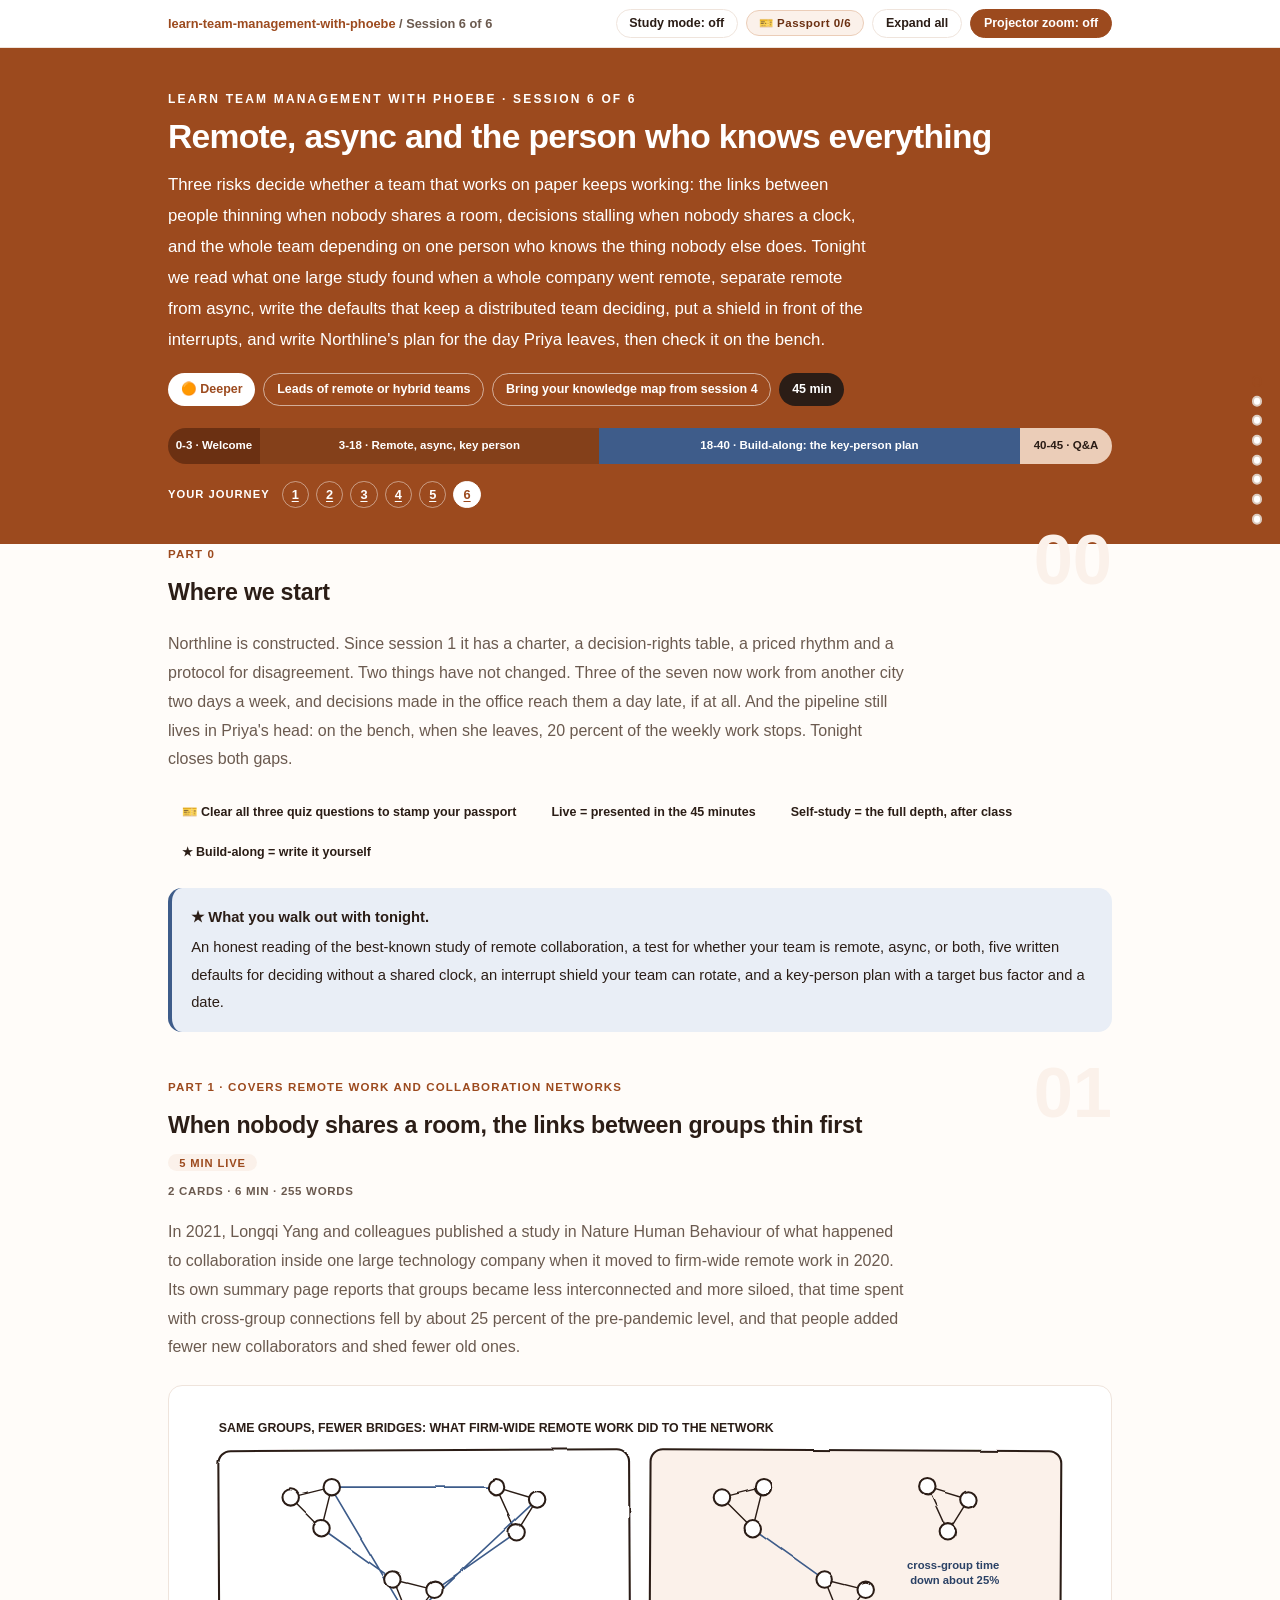
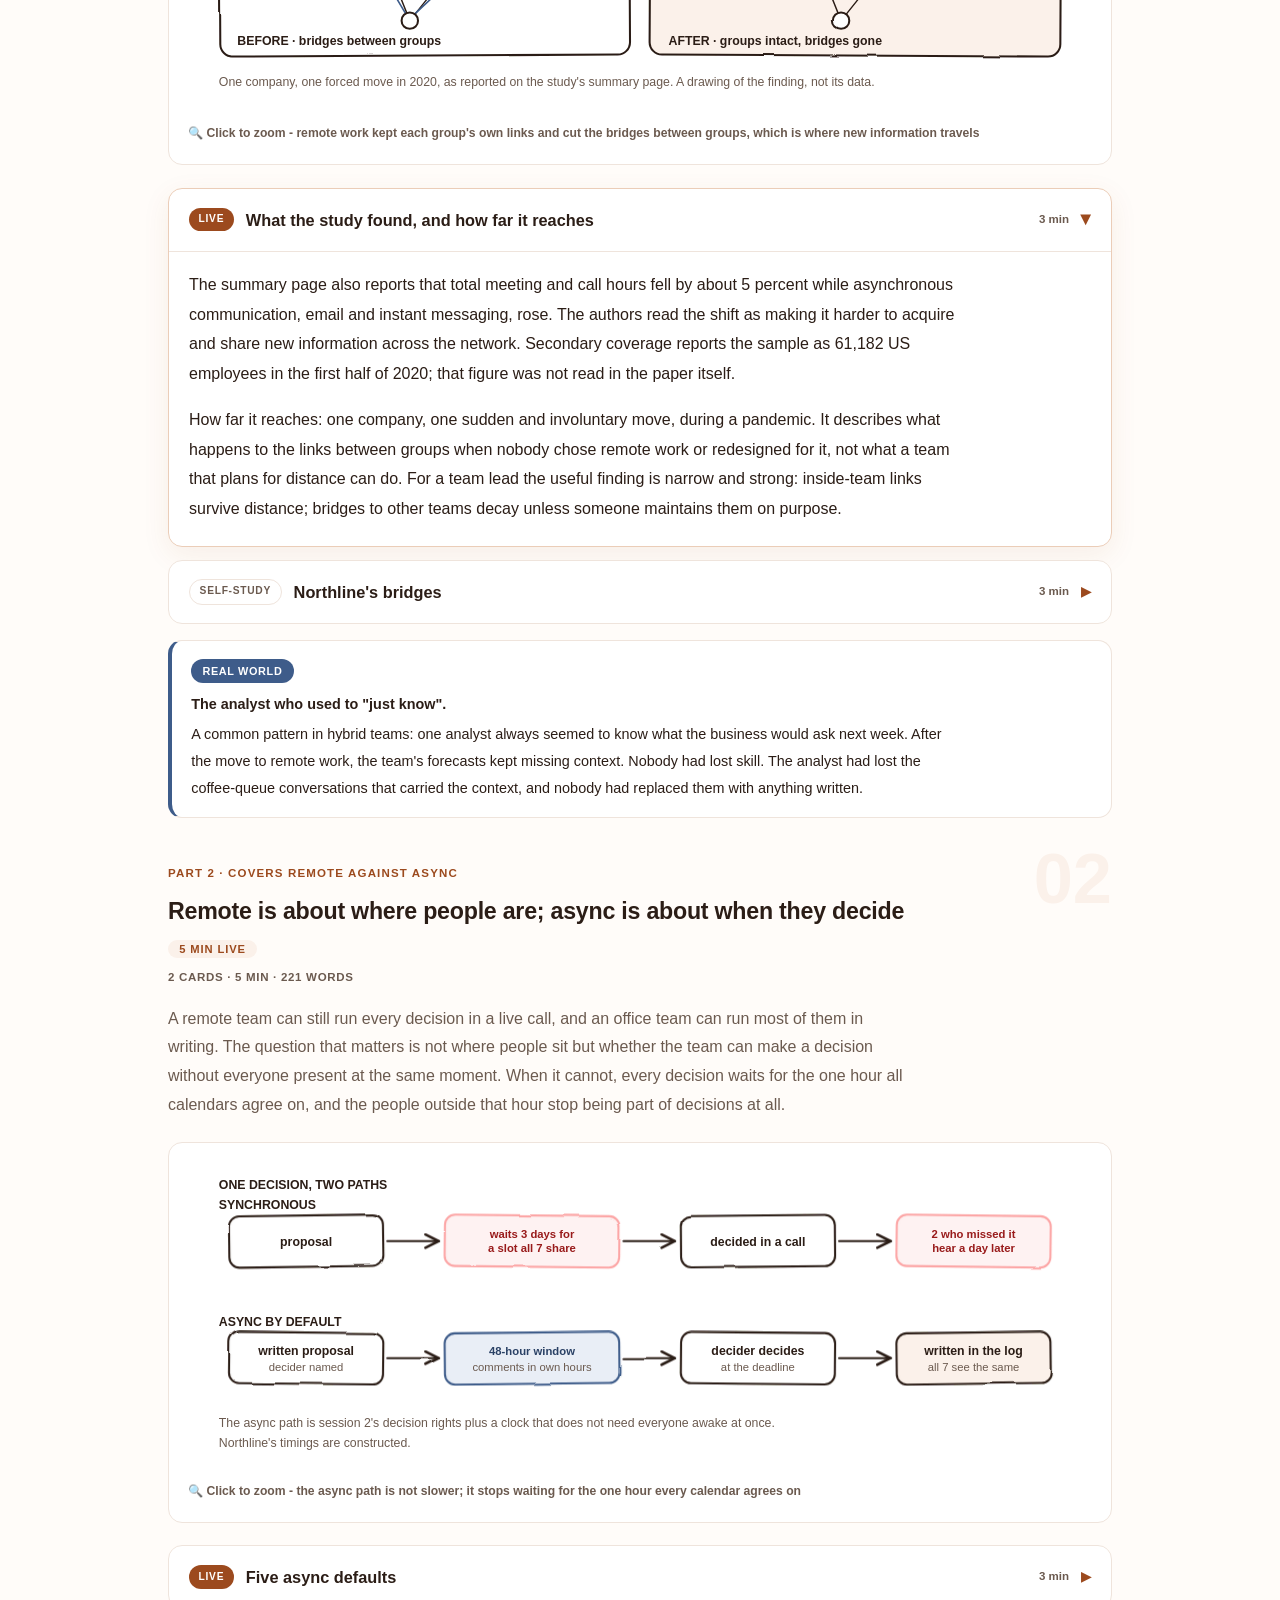
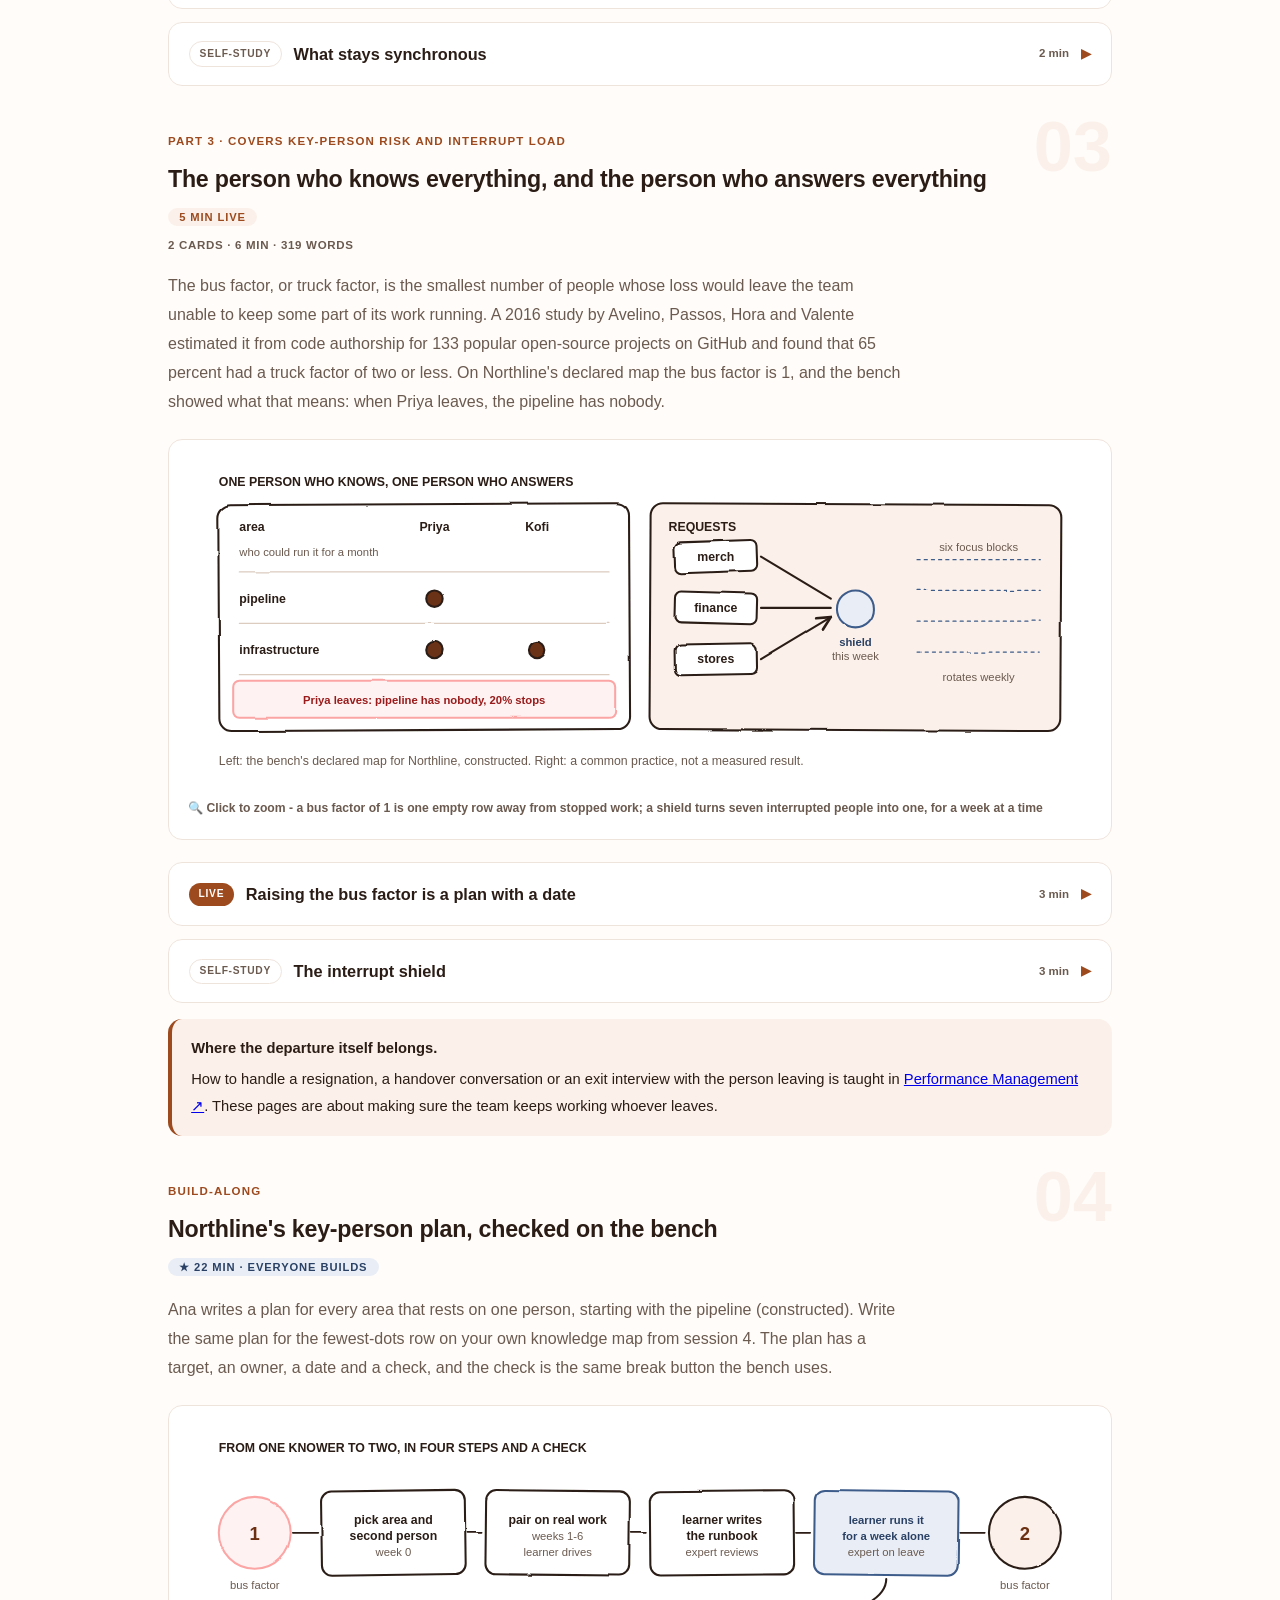
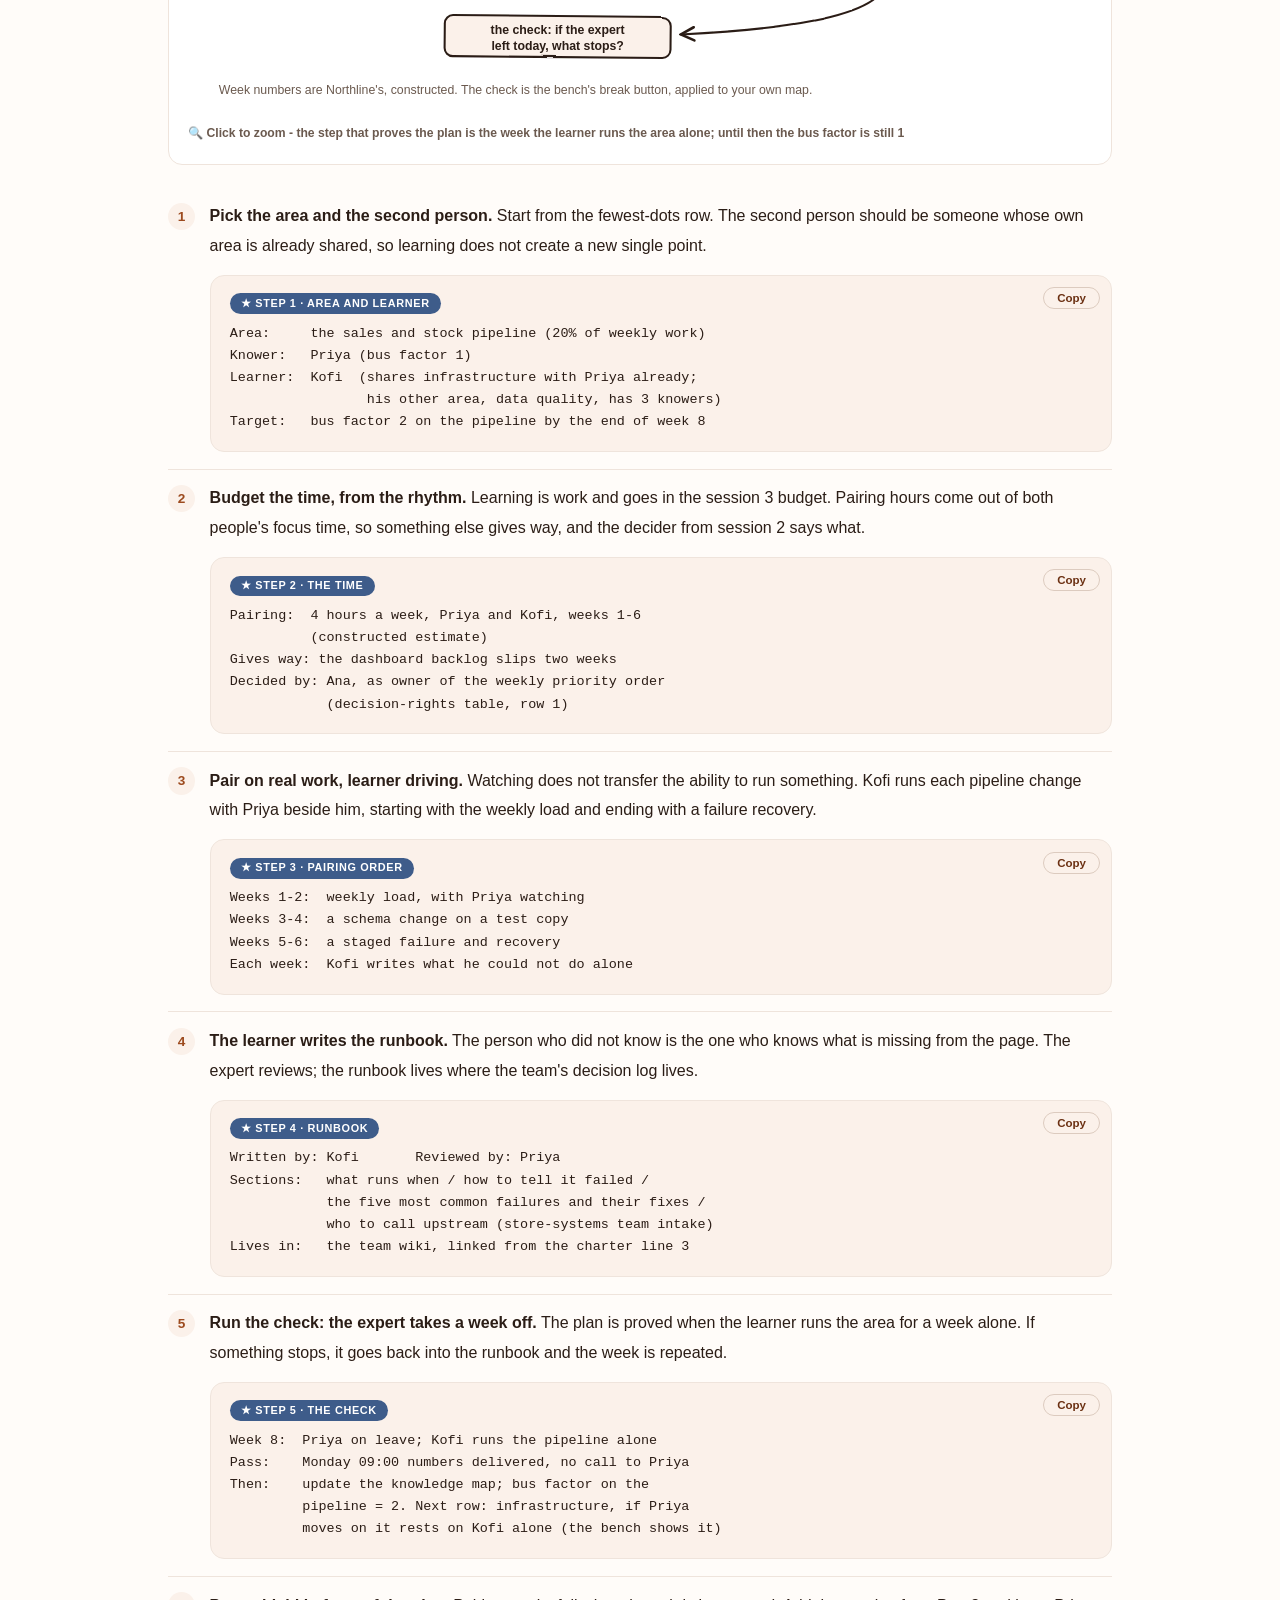
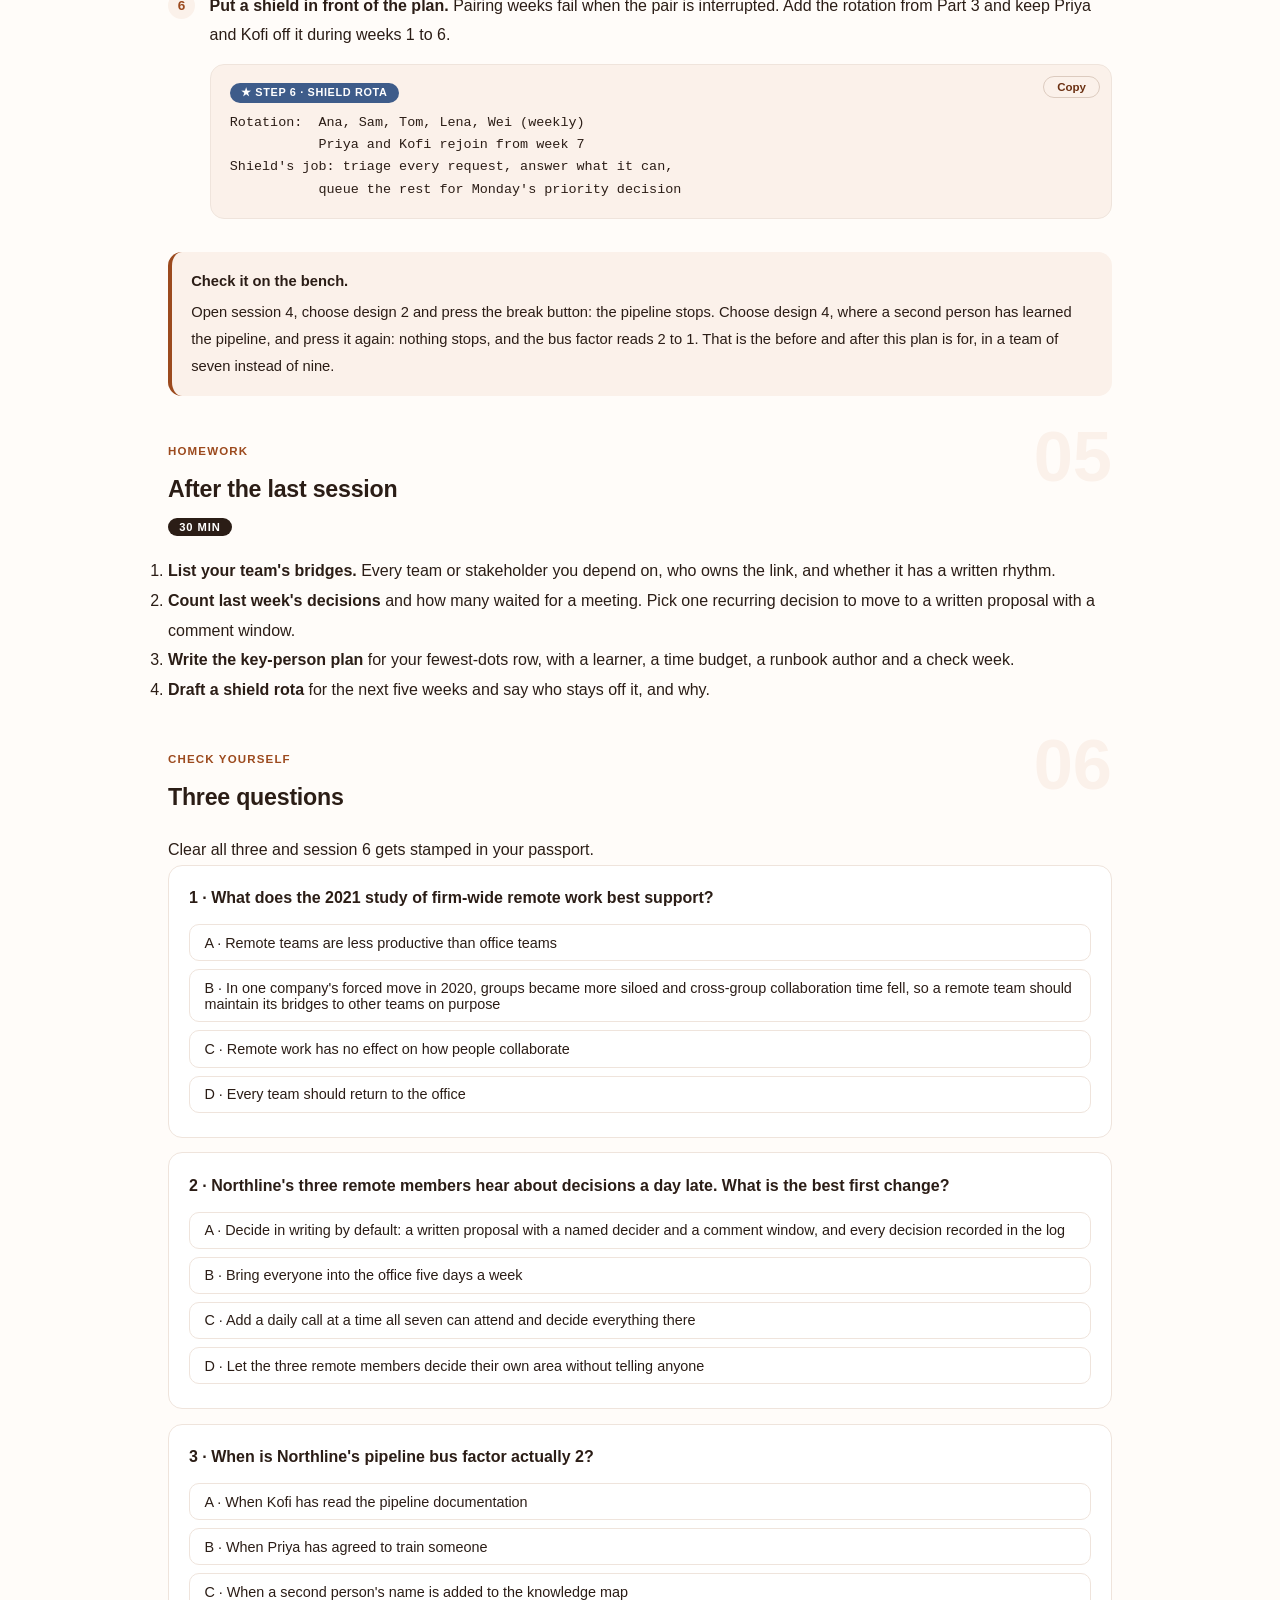
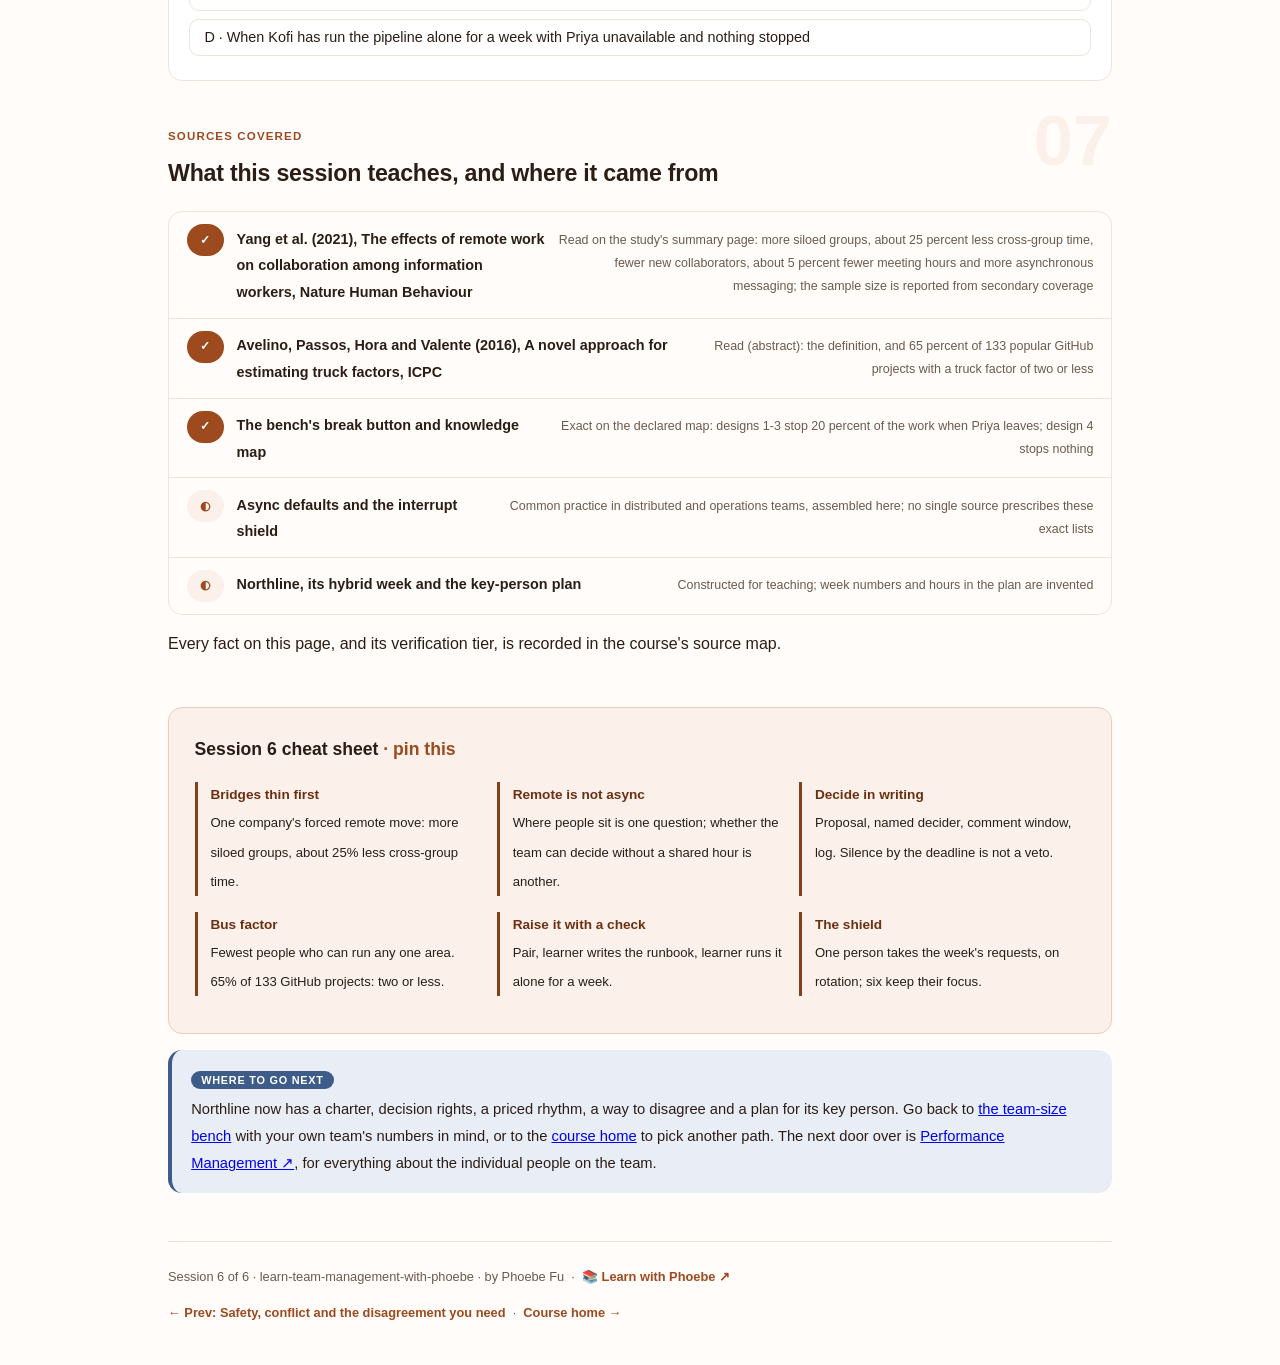
<file: courses/06-remote-async-key-person.html>
<!DOCTYPE html>
<html lang="en">
<head>
<meta charset="UTF-8">
<meta name="viewport" content="width=device-width, initial-scale=1.0">
<!-- social:start -->
<meta name="description" content="Session 6 of 6. What firm-wide remote work did to one company's collaboration network, why remote is not the same as async, written defaults that keep a team deciding across time zones, a rotating shield for interrupt load, and a key-person plan checked on the bench's bus factor.">
<meta property="og:type" content="article">
<meta property="og:site_name" content="Learn with Phoebe">
<meta property="og:title" content="Remote, async and the person who knows everything - learn team management with phoebe">
<meta property="og:description" content="Session 6 of 6. Remote networks, async defaults, an interrupt shield, and raising the bus factor before someone leaves.">
<meta property="og:url" content="https://phoebefu6.github.io/learn-team-management-with-phoebe/courses/06-remote-async-key-person.html">
<meta property="og:image" content="https://phoebefu6.github.io/learn-team-management-with-phoebe/assets/og-cover.png">
<meta property="og:image:width" content="1200">
<meta property="og:image:height" content="630">
<meta name="twitter:card" content="summary_large_image">
<meta name="twitter:title" content="Remote, async and the person who knows everything - learn team management with phoebe">
<meta name="twitter:description" content="Session 6 of 6. Remote is not async, and a bus factor of 1 is a plan you have not written yet.">
<meta name="twitter:image" content="https://phoebefu6.github.io/learn-team-management-with-phoebe/assets/og-cover.png">
<!-- social:end -->
<title>Session 6 · Remote, async and the person who knows everything - learn team management with phoebe</title>
<link rel="stylesheet" href="../assets/style.css?v=20">
</head>
<body>

<div class="toolbar">
  <div class="wrap">
    <span class="crumb"><a href="../index.html">learn-team-management-with-phoebe</a> / Session 6 of 6</span>
    <button class="btn" id="toggle-all" type="button">Expand all</button>
    <button class="btn primary" id="zoom-toggle" type="button">Projector zoom: off</button>
  </div>
</div>

<header class="masthead">
  <div class="wrap">
    <div class="eyebrow">Learn Team Management with Phoebe · Session 6 of 6</div>
    <h1>Remote, async and the person who knows <span class="accent">everything</span></h1>
    <p class="sub">Three risks decide whether a team that works on paper keeps working: the links between people thinning when nobody shares a room, decisions stalling when nobody shares a clock, and the whole team depending on one person who knows the thing nobody else does. Tonight we read what one large study found when a whole company went remote, separate remote from async, write the defaults that keep a distributed team deciding, put a shield in front of the interrupts, and write Northline's plan for the day Priya leaves, then check it on the bench.</p>
    <div class="chip-row">
      <span class="chip level">🟠 Deeper</span>
      <span class="chip audience">Leads of remote or hybrid teams</span>
      <span class="chip audience">Bring your knowledge map from session 4</span>
      <span class="chip time">45 min</span>
    </div>
    <div class="agenda">
      <span class="a1" style="flex:1">0-3 · Welcome</span>
      <span class="a2" style="flex:4">3-18 · Remote, async, key person</span>
      <span class="a3" style="flex:5">18-40 · Build-along: the key-person plan</span>
      <span class="a4" style="flex:1">40-45 · Q&amp;A</span>
    </div>
  </div>
</header>

<main class="wrap">

  <section class="section" id="intro">
    <div class="section-kicker">
      <span class="klabel">Part 0</span>
      <h2>Where we start</h2>
    </div>
    <p class="lede">Northline is constructed. Since session 1 it has a charter, a decision-rights table, a priced rhythm and a protocol for disagreement. Two things have not changed. Three of the seven now work from another city two days a week, and decisions made in the office reach them a day late, if at all. And the pipeline still lives in Priya's head: on the bench, when she leaves, 20 percent of the weekly work stops. Tonight closes both gaps.</p>

    <div class="legend">
      <span class="pill">🎫 Clear all three quiz questions to stamp your passport</span>
      <span class="pill">Live = presented in the 45 minutes</span>
      <span class="pill">Self-study = the full depth, after class</span>
      <span class="pill">★ Build-along = write it yourself</span>
    </div>

    <div class="callout win">
      <p><strong>★ What you walk out with tonight.</strong> An honest reading of the best-known study of remote collaboration, a test for whether your team is remote, async, or both, five written defaults for deciding without a shared clock, an interrupt shield your team can rotate, and a key-person plan with a target bus factor and a date.</p>
    </div>
  </section>

  <section class="section" id="part-1">
    <div class="section-kicker">
      <span class="klabel">Part 1 · covers remote work and collaboration networks</span>
      <h2>When nobody shares a room, the links between groups thin first</h2>
      <span class="tag concept">5 min live</span>
    </div>
    <p class="lede">In 2021, Longqi Yang and colleagues published a study in Nature Human Behaviour of what happened to collaboration inside one large technology company when it moved to firm-wide remote work in 2020. Its own summary page reports that groups became less interconnected and more siloed, that time spent with cross-group connections fell by about 25 percent of the pre-pandemic level, and that people added fewer new collaborators and shed fewer old ones.</p>

    <figure class="zoomable">
      <svg viewBox="0 0 880 300" xmlns="http://www.w3.org/2000/svg" role="img" aria-label="Two network drawings of the same three groups. Left, before: dense links inside each group and several bridging links between groups. Right, after firm-wide remote work: links inside each group remain, while most bridging links between groups have gone, leaving one. A note says cross-group collaboration time fell by about 25 percent, as reported on the study's summary page.">
        <defs>
          <filter id="t6aSk" x="-3%" y="-3%" width="106%" height="106%"><feTurbulence type="fractalNoise" baseFrequency="0.02" numOctaves="2" seed="61" result="n"/><feDisplacementMap in="SourceGraphic" in2="n" scale="2.4" xChannelSelector="R" yChannelSelector="G"/></filter>
        </defs>
        <style>
          .t6aH { font: 800 12px Inter, sans-serif; fill: #2B1D16; }
          .t6aL { font: 600 12px Inter, sans-serif; fill: #2B1D16; }
          .t6aS { font: 400 11px Inter, sans-serif; fill: #6B5A4F; }
          .t6aB { font: 800 11px Inter, sans-serif; fill: #2A4165; }
          .t6aN { font: 400 12px Inter, sans-serif; fill: #6B5A4F; }
        </style>

        <text class="t6aH" x="30" y="26">SAME GROUPS, FEWER BRIDGES: WHAT FIRM-WIDE REMOTE WORK DID TO THE NETWORK</text>

        <g filter="url(#t6aSk)" fill="none" stroke="#2B1D16" stroke-width="2" stroke-linecap="round" stroke-linejoin="round">
          <rect x="30" y="44" width="400" height="200" rx="12" transform="rotate(-0.3 230 144)" fill="#FFFFFF"/>
          <rect x="450" y="44" width="400" height="200" rx="12" transform="rotate(0.3 650 144)" fill="#FBF1EA"/>
          <path d="M100 90 L140 80 L130 120 Z M300 80 L340 92 L320 124 Z M200 170 L240 180 L216 210 Z" stroke-width="1.4"/>
          <path d="M140 80 L300 80 M130 120 L200 170 M320 124 L240 180 M140 82 L216 210 M340 92 L216 208" stroke="#3E5C8A" stroke-width="1.6"/>
          <circle cx="100" cy="90" r="8" fill="#FFFFFF"/><circle cx="140" cy="80" r="8" fill="#FFFFFF"/><circle cx="130" cy="120" r="8" fill="#FFFFFF"/>
          <circle cx="300" cy="80" r="8" fill="#FFFFFF"/><circle cx="340" cy="92" r="8" fill="#FFFFFF"/><circle cx="320" cy="124" r="8" fill="#FFFFFF"/>
          <circle cx="200" cy="170" r="8" fill="#FFFFFF"/><circle cx="240" cy="180" r="8" fill="#FFFFFF"/><circle cx="216" cy="210" r="8" fill="#FFFFFF"/>
          <path d="M520 90 L560 80 L550 120 Z M720 80 L760 92 L740 124 Z M620 170 L660 180 L636 210 Z" stroke-width="1.4"/>
          <path d="M550 120 L620 170" stroke="#3E5C8A" stroke-width="1.6"/>
          <circle cx="520" cy="90" r="8" fill="#FFFFFF"/><circle cx="560" cy="80" r="8" fill="#FFFFFF"/><circle cx="550" cy="120" r="8" fill="#FFFFFF"/>
          <circle cx="720" cy="80" r="8" fill="#FFFFFF"/><circle cx="760" cy="92" r="8" fill="#FFFFFF"/><circle cx="740" cy="124" r="8" fill="#FFFFFF"/>
          <circle cx="620" cy="170" r="8" fill="#FFFFFF"/><circle cx="660" cy="180" r="8" fill="#FFFFFF"/><circle cx="636" cy="210" r="8" fill="#FFFFFF"/>
        </g>

        <text class="t6aL" x="48" y="234">BEFORE · bridges between groups</text>
        <text class="t6aL" x="468" y="234">AFTER · groups intact, bridges gone</text>
        <text class="t6aB" x="790" y="160" text-anchor="end">cross-group time</text>
        <text class="t6aB" x="790" y="174" text-anchor="end">down about 25%</text>

        <text class="t6aN" x="30" y="274">One company, one forced move in 2020, as reported on the study's summary page. A drawing of the finding, not its data.</text>
      </svg>
      <figcaption>🔍 Click to zoom - remote work kept each group's own links and cut the bridges between groups, which is where new information travels</figcaption>
    </figure>

    <details class="card" open>
      <summary><span class="mode live">Live</span>What the study found, and how far it reaches<span class="mini">3 min</span><span class="caret">▶</span></summary>
      <div class="body">
        <p>The summary page also reports that total meeting and call hours fell by about 5 percent while asynchronous communication, email and instant messaging, rose. The authors read the shift as making it harder to acquire and share new information across the network. Secondary coverage reports the sample as 61,182 US employees in the first half of 2020; that figure was not read in the paper itself.</p>
        <p>How far it reaches: one company, one sudden and involuntary move, during a pandemic. It describes what happens to the links between groups when nobody chose remote work or redesigned for it, not what a team that plans for distance can do. For a team lead the useful finding is narrow and strong: inside-team links survive distance; bridges to other teams decay unless someone maintains them on purpose.</p>
      </div>
    </details>

    <details class="card">
      <summary><span class="mode self">Self-study</span>Northline's bridges<span class="mini">3 min</span><span class="caret">▶</span></summary>
      <div class="body">
        <p>Northline's bridges are its stakeholders and its neighbours: merchandising and finance, the store-systems team that fixes source data, and marketing analytics. Before the hybrid week, half of those links ran through corridor conversations Tom and Sam had near the merchandising desks. Those conversations do not happen on the two remote days, and nobody wrote down that they were part of the job.</p>
        <p>Ana's move is to name each bridge in the charter, give it an owner, and give it a written rhythm: a fortnightly note to merchandising on what changed in the numbers, and a standing slot in the store-systems team's intake. A bridge that has an owner and a rhythm survives distance; one that relied on a hallway does not.</p>
      </div>
    </details>

    <div class="callout example">
      <span class="ex-pill">Real world</span>
      <p><strong>The analyst who used to "just know".</strong> A common pattern in hybrid teams: one analyst always seemed to know what the business would ask next week. After the move to remote work, the team's forecasts kept missing context. Nobody had lost skill. The analyst had lost the coffee-queue conversations that carried the context, and nobody had replaced them with anything written.</p>
    </div>
  </section>

  <section class="section" id="part-2">
    <div class="section-kicker">
      <span class="klabel">Part 2 · covers remote against async</span>
      <h2>Remote is about where people are; async is about when they decide</h2>
      <span class="tag concept">5 min live</span>
    </div>
    <p class="lede">A remote team can still run every decision in a live call, and an office team can run most of them in writing. The question that matters is not where people sit but whether the team can make a decision without everyone present at the same moment. When it cannot, every decision waits for the one hour all calendars agree on, and the people outside that hour stop being part of decisions at all.</p>

    <figure class="zoomable">
      <svg viewBox="0 0 880 300" xmlns="http://www.w3.org/2000/svg" role="img" aria-label="Two paths for the same decision. Top, synchronous: the proposal waits three days for a slot when all seven are free, is decided in a call, and two people who missed it hear a day later. Bottom, async: a written proposal opens with a named decider and a 48-hour comment window, everyone comments in their own hours, the decider decides and the result is written in the log where all seven see it.">
        <defs>
          <filter id="t6bSk" x="-3%" y="-3%" width="106%" height="106%"><feTurbulence type="fractalNoise" baseFrequency="0.02" numOctaves="2" seed="67" result="n"/><feDisplacementMap in="SourceGraphic" in2="n" scale="2.4" xChannelSelector="R" yChannelSelector="G"/></filter>
          <marker id="t6bAr" viewBox="0 0 10 10" refX="9" refY="5" markerWidth="8" markerHeight="8" orient="auto"><path d="M1 1 L9 5 L1 9" fill="none" stroke="#2B1D16" stroke-width="1.6" stroke-linecap="round"/></marker>
        </defs>
        <style>
          .t6bH { font: 800 12px Inter, sans-serif; fill: #2B1D16; }
          .t6bL { font: 600 12px Inter, sans-serif; fill: #2B1D16; }
          .t6bS { font: 400 11px Inter, sans-serif; fill: #6B5A4F; }
          .t6bB { font: 800 11px Inter, sans-serif; fill: #2A4165; }
          .t6bR { font: 800 11px Inter, sans-serif; fill: #991B1B; }
          .t6bN { font: 400 12px Inter, sans-serif; fill: #6B5A4F; }
        </style>

        <text class="t6bH" x="30" y="26">ONE DECISION, TWO PATHS</text>

        <g filter="url(#t6bSk)" fill="none" stroke="#2B1D16" stroke-width="2" stroke-linecap="round" stroke-linejoin="round">
          <rect x="40" y="52" width="150" height="50" rx="10" transform="rotate(-0.8 115 77)" fill="#FFFFFF"/>
          <rect x="250" y="52" width="170" height="50" rx="10" transform="rotate(0.6 335 77)" fill="#FEF2F2" stroke="#FCA5A5"/>
          <rect x="480" y="52" width="150" height="50" rx="10" transform="rotate(-0.5 555 77)" fill="#FFFFFF"/>
          <rect x="690" y="52" width="150" height="50" rx="10" transform="rotate(0.7 765 77)" fill="#FEF2F2" stroke="#FCA5A5"/>
          <path d="M194 77 L244 77" marker-end="url(#t6bAr)"/>
          <path d="M424 77 L474 77" marker-end="url(#t6bAr)"/>
          <path d="M634 77 L684 77" marker-end="url(#t6bAr)"/>
          <rect x="40" y="166" width="150" height="50" rx="10" transform="rotate(0.6 115 191)" fill="#FFFFFF"/>
          <rect x="250" y="166" width="170" height="50" rx="10" transform="rotate(-0.6 335 191)" fill="#E9EEF6" stroke="#3E5C8A"/>
          <rect x="480" y="166" width="150" height="50" rx="10" transform="rotate(0.5 555 191)" fill="#FFFFFF"/>
          <rect x="690" y="166" width="150" height="50" rx="10" transform="rotate(-0.7 765 191)" fill="#FBF1EA"/>
          <path d="M194 191 L244 191" marker-end="url(#t6bAr)"/>
          <path d="M424 191 L474 191" marker-end="url(#t6bAr)"/>
          <path d="M634 191 L684 191" marker-end="url(#t6bAr)"/>
        </g>

        <text class="t6bL" x="30" y="46">SYNCHRONOUS</text>
        <text class="t6bL" x="115" y="82" text-anchor="middle">proposal</text>
        <text class="t6bR" x="335" y="74" text-anchor="middle">waits 3 days for</text>
        <text class="t6bR" x="335" y="88" text-anchor="middle">a slot all 7 share</text>
        <text class="t6bL" x="555" y="82" text-anchor="middle">decided in a call</text>
        <text class="t6bR" x="765" y="74" text-anchor="middle">2 who missed it</text>
        <text class="t6bR" x="765" y="88" text-anchor="middle">hear a day later</text>
        <text class="t6bL" x="30" y="160">ASYNC BY DEFAULT</text>
        <text class="t6bL" x="115" y="188" text-anchor="middle">written proposal</text>
        <text class="t6bS" x="115" y="204" text-anchor="middle">decider named</text>
        <text class="t6bB" x="335" y="188" text-anchor="middle">48-hour window</text>
        <text class="t6bS" x="335" y="204" text-anchor="middle">comments in own hours</text>
        <text class="t6bL" x="555" y="188" text-anchor="middle">decider decides</text>
        <text class="t6bS" x="555" y="204" text-anchor="middle">at the deadline</text>
        <text class="t6bL" x="765" y="188" text-anchor="middle">written in the log</text>
        <text class="t6bS" x="765" y="204" text-anchor="middle">all 7 see the same</text>

        <text class="t6bN" x="30" y="258">The async path is session 2's decision rights plus a clock that does not need everyone awake at once.</text>
        <text class="t6bN" x="30" y="278">Northline's timings are constructed.</text>
      </svg>
      <figcaption>🔍 Click to zoom - the async path is not slower; it stops waiting for the one hour every calendar agrees on</figcaption>
    </figure>

    <details class="card">
      <summary><span class="mode live">Live</span>Five async defaults<span class="mini">3 min</span><span class="caret">▶</span></summary>
      <div class="body">
        <p>These are common practice in distributed teams rather than findings from a study, and each is small enough to adopt this week.</p>
        <p><strong>1. Write it before you meet.</strong> A meeting starts from a written proposal, and anything a meeting decides is written in the decision log the same day. <strong>2. Decide in writing by default.</strong> Use the decision-rights table from session 2: the decider is named on the proposal, the comment window has an end time, and silence by the deadline is not a veto. <strong>3. Keep a few overlap hours.</strong> Two or three hours a day when everyone is reachable, for the conversations that genuinely need a voice. <strong>4. Status is written, not spoken.</strong> A short written update replaces a status meeting, which also removes a line from session 3's ritual budget. <strong>5. Every bridge has a written rhythm</strong>, from Part 1.</p>
      </div>
    </details>

    <details class="card">
      <summary><span class="mode self">Self-study</span>What stays synchronous<span class="mini">2 min</span><span class="caret">▶</span></summary>
      <div class="body">
        <p>Some things lose too much in writing: a disagreement that has started to turn personal (session 5 routes the people part to a one-to-one, taught in <a href="https://phoebefu6.github.io/learn-performance-management-with-phoebe/courses/b8-hard-conversations.html">Performance Management, hard conversations ↗</a>), a brainstorm where ideas need to build on each other fast, and the first weeks of a new team member. Running those meetings well is <a href="https://phoebefu6.github.io/learn-facilitation-with-phoebe/">Facilitation ↗</a>. The default flips, not the whole calendar: write first, and meet when writing has shown that a meeting is needed.</p>
      </div>
    </details>
  </section>

  <section class="section" id="part-3">
    <div class="section-kicker">
      <span class="klabel">Part 3 · covers key-person risk and interrupt load</span>
      <h2>The person who knows everything, and the person who answers everything</h2>
      <span class="tag concept">5 min live</span>
    </div>
    <p class="lede">The bus factor, or truck factor, is the smallest number of people whose loss would leave the team unable to keep some part of its work running. A 2016 study by Avelino, Passos, Hora and Valente estimated it from code authorship for 133 popular open-source projects on GitHub and found that 65 percent had a truck factor of two or less. On Northline's declared map the bus factor is 1, and the bench showed what that means: when Priya leaves, the pipeline has nobody.</p>

    <figure class="zoomable">
      <svg viewBox="0 0 880 320" xmlns="http://www.w3.org/2000/svg" role="img" aria-label="Two panels. Left, the knowledge map for the pipeline and infrastructure areas: pipeline known only by Priya, infrastructure by Priya and Kofi; bus factor 1. When Priya leaves, the pipeline row is empty and 20 percent of the work stops. Right, an interrupt shield: requests from stakeholders all go to one person on a weekly rotation instead of to whoever answers, so the other six keep their focus blocks.">
        <defs>
          <filter id="t6cSk" x="-3%" y="-3%" width="106%" height="106%"><feTurbulence type="fractalNoise" baseFrequency="0.02" numOctaves="2" seed="71" result="n"/><feDisplacementMap in="SourceGraphic" in2="n" scale="2.4" xChannelSelector="R" yChannelSelector="G"/></filter>
          <marker id="t6cAr" viewBox="0 0 10 10" refX="9" refY="5" markerWidth="8" markerHeight="8" orient="auto"><path d="M1 1 L9 5 L1 9" fill="none" stroke="#2B1D16" stroke-width="1.6" stroke-linecap="round"/></marker>
        </defs>
        <style>
          .t6cH { font: 800 12px Inter, sans-serif; fill: #2B1D16; }
          .t6cL { font: 600 12px Inter, sans-serif; fill: #2B1D16; }
          .t6cS { font: 400 11px Inter, sans-serif; fill: #6B5A4F; }
          .t6cB { font: 800 11px Inter, sans-serif; fill: #2A4165; }
          .t6cR { font: 800 11px Inter, sans-serif; fill: #991B1B; }
          .t6cN { font: 400 12px Inter, sans-serif; fill: #6B5A4F; }
        </style>

        <text class="t6cH" x="30" y="26">ONE PERSON WHO KNOWS, ONE PERSON WHO ANSWERS</text>

        <g filter="url(#t6cSk)" fill="none" stroke="#2B1D16" stroke-width="2" stroke-linecap="round" stroke-linejoin="round">
          <rect x="30" y="44" width="400" height="220" rx="12" transform="rotate(-0.3 230 154)" fill="#FFFFFF"/>
          <path d="M50 110 L410 110 M50 160 L410 160 M50 210 L410 210" stroke="#DCCBBF" stroke-width="1.2"/>
          <circle cx="240" cy="136" r="8" fill="#6B3012"/>
          <circle cx="240" cy="186" r="8" fill="#6B3012"/>
          <circle cx="340" cy="186" r="8" fill="#6B3012"/>
          <rect x="44" y="216" width="372" height="36" rx="6" fill="#FEF2F2" stroke="#FCA5A5"/>
          <rect x="450" y="44" width="400" height="220" rx="12" transform="rotate(0.3 650 154)" fill="#FBF1EA"/>
          <rect x="474" y="80" width="80" height="30" rx="6" transform="rotate(-2 514 95)" fill="#FFFFFF"/>
          <rect x="474" y="130" width="80" height="30" rx="6" transform="rotate(1.5 514 145)" fill="#FFFFFF"/>
          <rect x="474" y="180" width="80" height="30" rx="6" transform="rotate(-1 514 195)" fill="#FFFFFF"/>
          <path d="M558 95 L626 136 M558 145 L626 145 M558 195 L626 154" marker-end="url(#t6cAr)"/>
          <circle cx="650" cy="146" r="18" fill="#E9EEF6" stroke="#3E5C8A"/>
          <path d="M710 98 L830 98 M710 128 L830 128 M710 158 L830 158 M710 188 L830 188" stroke="#3E5C8A" stroke-width="1.2" stroke-dasharray="3 4"/>
        </g>

        <text class="t6cL" x="50" y="70">area</text>
        <text class="t6cL" x="240" y="70" text-anchor="middle">Priya</text>
        <text class="t6cL" x="340" y="70" text-anchor="middle">Kofi</text>
        <text class="t6cS" x="50" y="94">who could run it for a month</text>
        <text class="t6cL" x="50" y="140">pipeline</text>
        <text class="t6cL" x="50" y="190">infrastructure</text>
        <text class="t6cR" x="230" y="239" text-anchor="middle">Priya leaves: pipeline has nobody, 20% stops</text>
        <text class="t6cL" x="514" y="99" text-anchor="middle">merch</text>
        <text class="t6cL" x="514" y="149" text-anchor="middle">finance</text>
        <text class="t6cL" x="514" y="199" text-anchor="middle">stores</text>
        <text class="t6cB" x="650" y="182" text-anchor="middle">shield</text>
        <text class="t6cS" x="650" y="196" text-anchor="middle">this week</text>
        <text class="t6cS" x="770" y="90" text-anchor="middle">six focus blocks</text>
        <text class="t6cS" x="770" y="216" text-anchor="middle">rotates weekly</text>
        <text class="t6cL" x="468" y="70">REQUESTS</text>

        <text class="t6cN" x="30" y="298">Left: the bench's declared map for Northline, constructed. Right: a common practice, not a measured result.</text>
      </svg>
      <figcaption>🔍 Click to zoom - a bus factor of 1 is one empty row away from stopped work; a shield turns seven interrupted people into one, for a week at a time</figcaption>
    </figure>

    <details class="card">
      <summary><span class="mode live">Live</span>Raising the bus factor is a plan with a date<span class="mini">3 min</span><span class="caret">▶</span></summary>
      <div class="body">
        <p>A bus factor rises only when a second person can actually run the area, which takes their time. That is the trade the bench makes visible: in design 4, after Jun has learned the pipeline, the bus factor is 2, and pressing the break button stops nothing; the pipeline then rests on Jun alone, a bus factor of 1, which is survivable for the weeks it takes to train the next person. The tools are plain: pairing on real work, a runbook the second person writes while learning, and rotating the area's on-call so knowledge has to move.</p>
        <p>The Avelino study's definition of the truck factor, the minimal number of developers who would have to leave before a project is incapacitated, is estimated from who wrote which files. The bench's version is simpler, the smallest number of knowers over the areas on a map the team declares, and it shares the study's limit: knowing who touched something is not the same as being able to run it.</p>
      </div>
    </details>

    <details class="card">
      <summary><span class="mode self">Self-study</span>The interrupt shield<span class="mini">3 min</span><span class="caret">▶</span></summary>
      <div class="body">
        <p>Session 3 showed, from Mark, Gudith and Klocke's 2008 study, that interrupted people keep their speed by paying in stress, frustration, time pressure and effort. On the bench, Ana carries the most interrupts on the team and has the lowest focus in three of the four designs. A shield routes every incoming request to one person for the week, who triages, answers what they can and queues the rest for the weekly priority decision. The other six keep their focus blocks.</p>
        <p>Rotate it weekly, including through the lead, and the shield doubles as cross-training: the person on shield sees requests from every area and learns who to ask. It is common practice in operations and data teams, not a measured result, and it moves interrupt minutes rather than removing them. The gain is that six people have unbroken time, and the cost lands on one person who knows it is their week.</p>
      </div>
    </details>

    <div class="callout tip">
      <p><strong>Where the departure itself belongs.</strong> How to handle a resignation, a handover conversation or an exit interview with the person leaving is taught in <a href="https://phoebefu6.github.io/learn-performance-management-with-phoebe/">Performance Management ↗</a>. These pages are about making sure the team keeps working whoever leaves.</p>
    </div>
  </section>

  <section class="section" id="demo-1">
    <div class="section-kicker">
      <span class="klabel">Build-along</span>
      <h2>Northline's key-person plan, checked on the bench</h2>
      <span class="tag demo">★ 22 min · everyone builds</span>
    </div>
    <p class="lede">Ana writes a plan for every area that rests on one person, starting with the pipeline (constructed). Write the same plan for the fewest-dots row on your own knowledge map from session 4. The plan has a target, an owner, a date and a check, and the check is the same break button the bench uses.</p>

    <figure class="zoomable">
      <svg viewBox="0 0 880 280" xmlns="http://www.w3.org/2000/svg" role="img" aria-label="A plan drawn as four steps along a path from bus factor 1 to bus factor 2: pick the area and the second person, pair on real work for six weeks, the learner writes the runbook, the learner runs the area for a week while the expert is unavailable. At the end, the break-button check: if the expert left now, would anything stop?">
        <defs>
          <filter id="t6dSk" x="-3%" y="-3%" width="106%" height="106%"><feTurbulence type="fractalNoise" baseFrequency="0.02" numOctaves="2" seed="73" result="n"/><feDisplacementMap in="SourceGraphic" in2="n" scale="2.4" xChannelSelector="R" yChannelSelector="G"/></filter>
          <marker id="t6dAr" viewBox="0 0 10 10" refX="9" refY="5" markerWidth="8" markerHeight="8" orient="auto"><path d="M1 1 L9 5 L1 9" fill="none" stroke="#2B1D16" stroke-width="1.6" stroke-linecap="round"/></marker>
        </defs>
        <style>
          .t6dH { font: 800 12px Inter, sans-serif; fill: #2B1D16; }
          .t6dL { font: 600 12px Inter, sans-serif; fill: #2B1D16; }
          .t6dS { font: 400 11px Inter, sans-serif; fill: #6B5A4F; }
          .t6dB { font: 800 11px Inter, sans-serif; fill: #2A4165; }
          .t6dV { font: 800 18px Inter, sans-serif; fill: #6B3012; }
          .t6dN { font: 400 12px Inter, sans-serif; fill: #6B5A4F; }
        </style>

        <text class="t6dH" x="30" y="26">FROM ONE KNOWER TO TWO, IN FOUR STEPS AND A CHECK</text>

        <g filter="url(#t6dSk)" fill="none" stroke="#2B1D16" stroke-width="2" stroke-linecap="round" stroke-linejoin="round">
          <rect x="30" y="70" width="70" height="70" rx="35" fill="#FEF2F2" stroke="#FCA5A5"/>
          <rect x="130" y="64" width="140" height="82" rx="10" transform="rotate(-0.8 200 105)" fill="#FFFFFF"/>
          <rect x="290" y="64" width="140" height="82" rx="10" transform="rotate(0.6 360 105)" fill="#FFFFFF"/>
          <rect x="450" y="64" width="140" height="82" rx="10" transform="rotate(-0.5 520 105)" fill="#FFFFFF"/>
          <rect x="610" y="64" width="140" height="82" rx="10" transform="rotate(0.7 680 105)" fill="#E9EEF6" stroke="#3E5C8A"/>
          <rect x="780" y="70" width="70" height="70" rx="35" fill="#FBF1EA"/>
          <path d="M102 105 L126 105 M272 105 L286 105 M432 105 L446 105 M592 105 L606 105 M752 105 L776 105" stroke-width="1.6"/>
          <path d="M680 150 C680 190 560 200 480 204" marker-end="url(#t6dAr)"/>
          <rect x="250" y="186" width="220" height="40" rx="8" transform="rotate(0.5 360 206)" fill="#FBF1EA"/>
        </g>

        <text class="t6dV" x="65" y="112" text-anchor="middle">1</text>
        <text class="t6dS" x="65" y="160" text-anchor="middle">bus factor</text>
        <text class="t6dL" x="200" y="96" text-anchor="middle">pick area and</text>
        <text class="t6dL" x="200" y="112" text-anchor="middle">second person</text>
        <text class="t6dS" x="200" y="128" text-anchor="middle">week 0</text>
        <text class="t6dL" x="360" y="96" text-anchor="middle">pair on real work</text>
        <text class="t6dS" x="360" y="112" text-anchor="middle">weeks 1-6</text>
        <text class="t6dS" x="360" y="128" text-anchor="middle">learner drives</text>
        <text class="t6dL" x="520" y="96" text-anchor="middle">learner writes</text>
        <text class="t6dL" x="520" y="112" text-anchor="middle">the runbook</text>
        <text class="t6dS" x="520" y="128" text-anchor="middle">expert reviews</text>
        <text class="t6dB" x="680" y="96" text-anchor="middle">learner runs it</text>
        <text class="t6dB" x="680" y="112" text-anchor="middle">for a week alone</text>
        <text class="t6dS" x="680" y="128" text-anchor="middle">expert on leave</text>
        <text class="t6dV" x="815" y="112" text-anchor="middle">2</text>
        <text class="t6dS" x="815" y="160" text-anchor="middle">bus factor</text>
        <text class="t6dL" x="360" y="204" text-anchor="middle">the check: if the expert</text>
        <text class="t6dL" x="360" y="219" text-anchor="middle">left today, what stops?</text>

        <text class="t6dN" x="30" y="262">Week numbers are Northline's, constructed. The check is the bench's break button, applied to your own map.</text>
      </svg>
      <figcaption>🔍 Click to zoom - the step that proves the plan is the week the learner runs the area alone; until then the bus factor is still 1</figcaption>
    </figure>

    <div class="steps">
      <div class="step">
        <p><strong>Pick the area and the second person.</strong> Start from the fewest-dots row. The second person should be someone whose own area is already shared, so learning does not create a new single point.</p>
        <div class="prompt-box good"><span class="label">★ Step 1 · area and learner</span>Area:     the sales and stock pipeline (20% of weekly work)
Knower:   Priya (bus factor 1)
Learner:  Kofi  (shares infrastructure with Priya already;
                 his other area, data quality, has 3 knowers)
Target:   bus factor 2 on the pipeline by the end of week 8</div>
      </div>
      <div class="step">
        <p><strong>Budget the time, from the rhythm.</strong> Learning is work and goes in the session 3 budget. Pairing hours come out of both people's focus time, so something else gives way, and the decider from session 2 says what.</p>
        <div class="prompt-box good"><span class="label">★ Step 2 · the time</span>Pairing:  4 hours a week, Priya and Kofi, weeks 1-6
          (constructed estimate)
Gives way: the dashboard backlog slips two weeks
Decided by: Ana, as owner of the weekly priority order
            (decision-rights table, row 1)</div>
      </div>
      <div class="step">
        <p><strong>Pair on real work, learner driving.</strong> Watching does not transfer the ability to run something. Kofi runs each pipeline change with Priya beside him, starting with the weekly load and ending with a failure recovery.</p>
        <div class="prompt-box good"><span class="label">★ Step 3 · pairing order</span>Weeks 1-2:  weekly load, with Priya watching
Weeks 3-4:  a schema change on a test copy
Weeks 5-6:  a staged failure and recovery
Each week:  Kofi writes what he could not do alone</div>
      </div>
      <div class="step">
        <p><strong>The learner writes the runbook.</strong> The person who did not know is the one who knows what is missing from the page. The expert reviews; the runbook lives where the team's decision log lives.</p>
        <div class="prompt-box good"><span class="label">★ Step 4 · runbook</span>Written by: Kofi       Reviewed by: Priya
Sections:   what runs when / how to tell it failed /
            the five most common failures and their fixes /
            who to call upstream (store-systems team intake)
Lives in:   the team wiki, linked from the charter line 3</div>
      </div>
      <div class="step">
        <p><strong>Run the check: the expert takes a week off.</strong> The plan is proved when the learner runs the area for a week alone. If something stops, it goes back into the runbook and the week is repeated.</p>
        <div class="prompt-box good"><span class="label">★ Step 5 · the check</span>Week 8:  Priya on leave; Kofi runs the pipeline alone
Pass:    Monday 09:00 numbers delivered, no call to Priya
Then:    update the knowledge map; bus factor on the
         pipeline = 2. Next row: infrastructure, if Priya
         moves on it rests on Kofi alone (the bench shows it)</div>
      </div>
      <div class="step">
        <p><strong>Put a shield in front of the plan.</strong> Pairing weeks fail when the pair is interrupted. Add the rotation from Part 3 and keep Priya and Kofi off it during weeks 1 to 6.</p>
        <div class="prompt-box good"><span class="label">★ Step 6 · shield rota</span>Rotation:  Ana, Sam, Tom, Lena, Wei (weekly)
           Priya and Kofi rejoin from week 7
Shield's job: triage every request, answer what it can,
           queue the rest for Monday's priority decision</div>
      </div>
    </div>

    <div class="callout tip">
      <p><strong>Check it on the bench.</strong> Open session 4, choose design 2 and press the break button: the pipeline stops. Choose design 4, where a second person has learned the pipeline, and press it again: nothing stops, and the bus factor reads 2 to 1. That is the before and after this plan is for, in a team of seven instead of nine.</p>
    </div>
  </section>

  <section class="section" id="exercise">
    <div class="section-kicker">
      <span class="klabel">Homework</span>
      <h2>After the last session</h2>
      <span class="tag exercise">30 min</span>
    </div>
    <ol>
      <li><strong>List your team's bridges.</strong> Every team or stakeholder you depend on, who owns the link, and whether it has a written rhythm.</li>
      <li><strong>Count last week's decisions</strong> and how many waited for a meeting. Pick one recurring decision to move to a written proposal with a comment window.</li>
      <li><strong>Write the key-person plan</strong> for your fewest-dots row, with a learner, a time budget, a runbook author and a check week.</li>
      <li><strong>Draft a shield rota</strong> for the next five weeks and say who stays off it, and why.</li>
    </ol>
  </section>

  <section class="section" id="quiz">
    <div class="section-kicker">
      <span class="klabel">Check yourself</span>
      <h2>Three questions</h2>
    </div>
    <p>Clear all three and session 6 gets stamped in your passport.</p>

    <div class="quiz-q" data-answer="1">
      <p class="qtext">1 · What does the 2021 study of firm-wide remote work best support?</p>
      <button class="qopt" type="button">A · Remote teams are less productive than office teams</button>
      <button class="qopt" type="button">B · In one company's forced move in 2020, groups became more siloed and cross-group collaboration time fell, so a remote team should maintain its bridges to other teams on purpose</button>
      <button class="qopt" type="button">C · Remote work has no effect on how people collaborate</button>
      <button class="qopt" type="button">D · Every team should return to the office</button>
      <p class="qwhy">The summary page reports fewer bridges between groups, about 25 percent less cross-group time, and more asynchronous communication. It does not measure productivity, and it describes one company's unplanned move, so the safe lesson is about maintaining bridges, not about where to work.</p>
    </div>

    <div class="quiz-q" data-answer="0">
      <p class="qtext">2 · Northline's three remote members hear about decisions a day late. What is the best first change?</p>
      <button class="qopt" type="button">A · Decide in writing by default: a written proposal with a named decider and a comment window, and every decision recorded in the log</button>
      <button class="qopt" type="button">B · Bring everyone into the office five days a week</button>
      <button class="qopt" type="button">C · Add a daily call at a time all seven can attend and decide everything there</button>
      <button class="qopt" type="button">D · Let the three remote members decide their own area without telling anyone</button>
      <p class="qwhy">The problem is when decisions happen, not where people sit. Async defaults let everyone take part in their own hours; a daily all-hands call makes every decision wait for one slot, and D removes the team from its own decisions.</p>
    </div>

    <div class="quiz-q" data-answer="3">
      <p class="qtext">3 · When is Northline's pipeline bus factor actually 2?</p>
      <button class="qopt" type="button">A · When Kofi has read the pipeline documentation</button>
      <button class="qopt" type="button">B · When Priya has agreed to train someone</button>
      <button class="qopt" type="button">C · When a second person's name is added to the knowledge map</button>
      <button class="qopt" type="button">D · When Kofi has run the pipeline alone for a week with Priya unavailable and nothing stopped</button>
      <p class="qwhy">A bus factor counts people who can keep the area running, not people who have seen it. The truck-factor study's own caveat applies: touching something is not the same as being able to run it. The check week is the proof.</p>
    </div>

    <p class="quiz-score"></p>
  </section>

  <section class="section" id="official">
    <div class="section-kicker">
      <span class="klabel">Sources covered</span>
      <h2>What this session teaches, and where it came from</h2>
    </div>
    <div class="covered">
      <div class="covered-row"><span class="status pill solid">✓</span><span class="name">Yang et al. (2021), The effects of remote work on collaboration among information workers, Nature Human Behaviour</span><span class="note">Read on the study's summary page: more siloed groups, about 25 percent less cross-group time, fewer new collaborators, about 5 percent fewer meeting hours and more asynchronous messaging; the sample size is reported from secondary coverage</span></div>
      <div class="covered-row"><span class="status pill solid">✓</span><span class="name">Avelino, Passos, Hora and Valente (2016), A novel approach for estimating truck factors, ICPC</span><span class="note">Read (abstract): the definition, and 65 percent of 133 popular GitHub projects with a truck factor of two or less</span></div>
      <div class="covered-row"><span class="status pill solid">✓</span><span class="name">The bench's break button and knowledge map</span><span class="note">Exact on the declared map: designs 1-3 stop 20 percent of the work when Priya leaves; design 4 stops nothing</span></div>
      <div class="covered-row"><span class="status pill light">◐</span><span class="name">Async defaults and the interrupt shield</span><span class="note">Common practice in distributed and operations teams, assembled here; no single source prescribes these exact lists</span></div>
      <div class="covered-row"><span class="status pill light">◐</span><span class="name">Northline, its hybrid week and the key-person plan</span><span class="note">Constructed for teaching; week numbers and hours in the plan are invented</span></div>
    </div>
    <p class="mono" style="margin-top:14px">Every fact on this page, and its verification tier, is recorded in the course's source map.</p>
  </section>

  <section class="cheat" id="cheatsheet">
    <h3>Session 6 cheat sheet <span>· pin this</span></h3>
    <div class="grid-2">
      <div class="cheat-item"><b>Bridges thin first</b><span>One company's forced remote move: more siloed groups, about 25% less cross-group time.</span></div>
      <div class="cheat-item"><b>Remote is not async</b><span>Where people sit is one question; whether the team can decide without a shared hour is another.</span></div>
      <div class="cheat-item"><b>Decide in writing</b><span>Proposal, named decider, comment window, log. Silence by the deadline is not a veto.</span></div>
      <div class="cheat-item"><b>Bus factor</b><span>Fewest people who can run any one area. 65% of 133 GitHub projects: two or less.</span></div>
      <div class="cheat-item"><b>Raise it with a check</b><span>Pair, learner writes the runbook, learner runs it alone for a week.</span></div>
      <div class="cheat-item"><b>The shield</b><span>One person takes the week's requests, on rotation; six keep their focus.</span></div>
    </div>
  </section>

  <div class="callout next">
    <span class="nx-pill">Where to go next</span>
    <p>Northline now has a charter, decision rights, a priced rhythm, a way to disagree and a plan for its key person. Go back to <a href="04-the-team-size-bench.html">the team-size bench</a> with your own team's numbers in mind, or to the <a href="../index.html">course home</a> to pick another path. The next door over is <a href="https://phoebefu6.github.io/learn-performance-management-with-phoebe/">Performance Management ↗</a>, for everything about the individual people on the team.</p>
  </div>

  <footer class="pagefoot">
    <span>Session 6 of 6 · learn-team-management-with-phoebe · by Phoebe Fu &nbsp;·&nbsp; 📚 <a href="https://phoebefu6.github.io/learn-with-phoebe/">Learn with Phoebe ↗</a></span>
    <span><a href="05-safety-and-conflict.html">← Prev: Safety, conflict and the disagreement you need</a> &nbsp;·&nbsp; <a href="../index.html">Course home →</a></span>
  </footer>

</main>

<script src="../assets/app.js?v=18"></script>
</body>
</html>
</file>
<file: assets/style.css>
/* learn-team-management-with-phoebe - editorial bold design system
   Accent: cinnamon #9C4A1E · Deep cinnamon #6B3012 · Mid cinnamon #84401A · Contrast: slate blue #3E5C8A
   (CSS var names still read --indigo/--amber; they hold cinnamon and slate blue.)
   Light surfaces only: the code box and the lightbox scrim are light tints. */

:root {
  --indigo: #9C4A1E;
  --indigo-deep: #6B3012;
  --indigo-mid: #84401A;
  --indigo-soft: #EBCDB8;
  --indigo-50: #FBF1EA;
  --ink: #2B1D16;
  --muted: #6B5A4F;
  --faint: #DCCBBF;
  --hairline: #EFE4DC;
  --clay: #3E5C8A;
  --clay-ink: #2A4165;
  --amber: #3E5C8A;
  --amber-ink: #2A4165;
  --amber-50: #E9EEF6;
  --paper: #FFFCF9;
  --code-bg: #FBF1EA;
  --code-ink: #2B1D16;
  --scrim-rgb: 255,252,249;
  --shadow-rgb: 156,74,30;
  --radius: 14px;
}

* { margin: 0; padding: 0; box-sizing: border-box; }

html { font-size: 16px; scroll-behavior: smooth; }
html.zoom-125 { font-size: 20px; }
html.zoom-150 { font-size: 24px; }

body {
  font-family: "Inter", -apple-system, BlinkMacSystemFont, "Segoe UI", Roboto, sans-serif;
  background: var(--paper);
  color: var(--ink);
  line-height: 1.85;
  font-feature-settings: "tnum";
}

.wrap { max-width: 62rem; margin: 0 auto; padding: 0 1.5rem; }

/* ---------- header band ---------- */
.masthead {
  background: var(--indigo);
  color: #fff;
  padding: 2.5rem 0 2.25rem;
}
.masthead .eyebrow {
  font-size: .75rem;
  letter-spacing: .18em;
  text-transform: uppercase;
  opacity: 1;
  font-weight: 600;
}
.masthead h1 {
  font-size: 2.1rem;
  line-height: 1.15;
  font-weight: 800;
  margin: .5rem 0 .75rem;
  letter-spacing: -.02em;
}
.masthead h1 .accent { color: inherit; }
.masthead .sub { font-size: 1.05rem; opacity: 1; max-width: 44rem; }

.chip-row { display: flex; flex-wrap: wrap; gap: .5rem; margin-top: 1.1rem; }
.chip {
  display: inline-flex;
  align-items: center;
  gap: .35rem;
  border-radius: 999px;
  padding: .25rem .8rem;
  font-size: .78rem;
  font-weight: 600;
  white-space: nowrap;
}
.chip.level { background: #fff; color: var(--indigo); }
.chip.audience { background: rgba(255,255,255,.08); color: #fff; border: 1px solid rgba(255,255,255,.35); }
.chip.time { background: var(--ink); color: #fff; font-variant-numeric: tabular-nums; }


/* ---------- agenda band ----------
   Recovered 2026-09-02. These six repos were scaffolded from a stylesheet that had
   lost this block, so .agenda rendered as run-on inline text ~700px tall inside the
   masthead. 87 of 93 repos carry it; these were the exception, and they were also the
   six the estate sweep could not see. See course-builder/references/field-notes.md.

   .a3 does NOT reuse the donor's `color: var(--amber-ink)`: that pair falls below
   4.5:1 against --amber in all six palettes, which is the same failure the sweep
   flags on the wellbeing courses. The literal below is the darkest tone of this
   repo's own amber-ink that clears 4.5:1, so the band stays bright. Recompute it if
   --amber changes. */
.agenda {
  display: flex;
  border-radius: 999px;
  overflow: hidden;
  margin: 1.4rem 0 0;
  font-size: .72rem;
  font-weight: 600;
  text-align: center;
  color: #fff;
}
.agenda span { padding: .45rem .3rem; white-space: nowrap; overflow: hidden; text-overflow: ellipsis; }
.agenda .a1 { background: var(--indigo-deep); }
.agenda .a2 { background: var(--indigo-mid); }
.agenda .a3 { background: var(--amber); color: #FFFFFF; }
.agenda .a4 { background: var(--indigo-soft); color: var(--ink); }

/* ---------- toolbar ---------- */
.toolbar {
  position: sticky;
  top: 0;
  z-index: 40;
  background: rgba(255,255,255,.94);
  backdrop-filter: blur(6px);
  border-bottom: 1px solid var(--hairline);
  padding: .55rem 0;
}
.toolbar .wrap { display: flex; align-items: center; gap: .5rem; flex-wrap: nowrap; }
.toolbar .crumb { font-size: .8rem; color: var(--muted); font-weight: 600; margin-right: auto; min-width: 0; white-space: nowrap; overflow: hidden; text-overflow: ellipsis; }
.toolbar .btn { white-space: nowrap; flex: none; padding: .38rem .8rem; font-size: .78rem; line-height: 1.2; }
.toolbar .crumb a { color: var(--indigo); text-decoration: none; }
.btn {
  border: 1px solid var(--hairline);
  background: #fff;
  color: var(--ink);
  border-radius: 999px;
  padding: .35rem .9rem;
  font-size: .78rem;
  font-weight: 600;
  cursor: pointer;
  font-family: inherit;
  transition: all .15s ease;
}
.btn:hover { border-color: var(--indigo); color: var(--indigo); }
.btn.primary { background: var(--indigo); border-color: var(--indigo); color: #fff; }
.btn.primary:hover { background: var(--indigo-deep); }

/* ---------- sections ---------- */
main { padding: 2.5rem 0 4rem; }

.section { margin-bottom: 2.8rem; }
.section-kicker { margin-bottom: 1rem; }
.section-kicker .klabel {
  display: block;
  font-size: .72rem;
  text-transform: uppercase;
  letter-spacing: .1em;
  color: var(--indigo);
  font-weight: 700;
  margin-bottom: .35rem;
}
.section-kicker h2 {
  font-size: 1.45rem;
  font-weight: 800;
  letter-spacing: -.01em;
  display: flex;
  align-items: center;
  gap: .7rem;
  flex-wrap: wrap;
}
.section-kicker .tag {
  border-radius: 999px;
  padding: .18rem .7rem;
  font-size: .7rem;
  font-weight: 700;
  text-transform: uppercase;
  letter-spacing: .08em;
}
.tag.concept { background: var(--indigo-50); color: var(--indigo); }
.tag.demo { background: var(--amber-50); color: var(--amber-ink); }
.tag.exercise { background: var(--ink); color: #fff; }

.lede { color: var(--muted); max-width: 46rem; margin-bottom: 1.4rem; line-height: 1.8; }

/* live vs self-study markers on cards */
.mode {
  font-size: .64rem;
  font-weight: 700;
  text-transform: uppercase;
  letter-spacing: .07em;
  padding: .14rem .6rem;
  border-radius: 999px;
  flex: none;
}
.mode.live { background: var(--indigo); color: #fff; }
.mode.self { background: #fff; color: var(--muted); border: 1px solid var(--hairline); }

/* ---------- accordions ---------- */
details.card {
  border: 1px solid var(--hairline);
  border-radius: var(--radius);
  margin-bottom: .8rem;
  overflow: hidden;
  background: #fff;
}
details.card[open] { border-color: var(--indigo-soft); box-shadow: 0 8px 28px rgba(var(--shadow-rgb),.08); }
details.card summary {
  list-style: none;
  cursor: pointer;
  padding: 1rem 1.25rem;
  display: flex;
  align-items: center;
  gap: .75rem;
  font-weight: 700;
  font-size: 1.02rem;
  user-select: none;
}
details.card summary::-webkit-details-marker { display: none; }
details.card summary .dot {
  width: .6rem; height: .6rem;
  border-radius: 999px;
  background: var(--indigo);
  flex: none;
}
details.card summary .mini { margin-left: auto; font-size: .72rem; color: var(--muted); font-weight: 600; white-space: nowrap; }
details.card summary .caret { transition: transform .2s ease; color: var(--indigo); font-size: .8rem; }
details.card[open] summary .caret { transform: rotate(90deg); }
details.card .body { padding: 0 1.25rem 1.4rem; border-top: 1px solid var(--hairline); padding-top: 1.15rem; }
details.card .body p { margin-bottom: 1.05rem; max-width: 48rem; }
details.card .body p:last-child { margin-bottom: 0; }
details.card .body ul, details.card .body ol { margin: 0 0 1.1rem 1.2rem; max-width: 47rem; }
details.card .body li { margin-bottom: .65rem; }
details.card .body h4 { font-size: .95rem; font-weight: 700; margin: 1.1rem 0 .45rem; }
details.card .body h4:first-child { margin-top: 0; }

/* ---------- pills & legends ---------- */
.legend { display: flex; flex-wrap: wrap; gap: .5rem; margin: 0 0 1.2rem; }
.pill {
  display: inline-flex;
  align-items: center;
  gap: .4rem;
  border-radius: 999px;
  padding: .28rem .85rem;
  font-size: .78rem;
  font-weight: 600;
}
.pill.solid { background: var(--indigo); color: #fff; }
.pill.light { background: var(--indigo-50); color: var(--indigo); }
.pill.inkpill { background: var(--ink); color: #fff; }
.pill.amber, .pill.peach { background: var(--amber); color: #fff; }
.pill.bare { color: var(--muted); }

/* ---------- 4D grid ---------- */
.grid-2 { display: grid; grid-template-columns: repeat(auto-fit, minmax(15rem, 1fr)); gap: .8rem; margin: .5rem 0 1rem; }
.d-card {
  border: 1px solid var(--hairline);
  border-left: 4px solid var(--indigo);
  border-radius: 10px;
  padding: 1rem 1.1rem;
}
.d-card h4 { font-size: .95rem; margin-bottom: .3rem; }
.d-card h4 .lead-letter { color: var(--indigo); }
.d-card p { font-size: .86rem; color: var(--muted); margin: 0; }

/* ---------- tables ---------- */
table.clean { width: 100%; border-collapse: collapse; font-size: .9rem; margin: .4rem 0 1rem; }
table.clean th {
  text-align: left;
  font-size: .72rem;
  text-transform: uppercase;
  letter-spacing: .08em;
  color: var(--muted);
  padding: .5rem .6rem;
  border-bottom: 2px solid var(--ink);
}
table.clean td { padding: .7rem .6rem; border-bottom: .5px solid var(--hairline); vertical-align: top; line-height: 1.7; }
table.clean td:first-child { font-weight: 600; }

/* ---------- prompt boxes ---------- */
.prompt-box{
  position: relative;
  background: #FBF1EA;
  border: 1px solid #EFE4DC;
  color: #2B1D16;
  border-radius: var(--radius);
  padding: 1.1rem 1.2rem;
  margin: 1rem 0 1.2rem;
  font-family: "SF Mono", ui-monospace, Menlo, Consolas, monospace;
  font-size: .84rem;
  line-height: 1.65;
  white-space: pre-wrap;
  word-break: break-word;
}
.prompt-box .label{
  position: absolute;
  top: -0.7rem;
  left: 1rem;
  background: #9C4A1E;
  color: #FFFFFF;
  font-family: "Inter", -apple-system, sans-serif;
  font-size: .68rem;
  font-weight: 700;
  letter-spacing: .06em;
  text-transform: uppercase;
  border-radius: 999px;
  padding: .15rem .7rem;
}
.prompt-box.bad .label { background: var(--faint); color: var(--ink); }
.prompt-box.good .label { background: var(--amber); color: #fff; }
.copy-btn{
  position: absolute;
  top: .7rem;
  right: .7rem;
  background: var(--indigo-50);
  border: 1px solid var(--faint);
  color: var(--indigo-deep);
  border-radius: 999px;
  padding: .25rem .8rem;
  font-size: .72rem;
  font-weight: 600;
  cursor: pointer;
  font-family: "Inter", -apple-system, sans-serif;
  transition: background .15s ease;
}
.copy-btn:hover { background: var(--indigo-soft); }
.copy-btn.copied { background: var(--amber); border-color: var(--amber); color: #fff; }

/* ---------- demo steps ---------- */
.steps { counter-reset: step; margin: .6rem 0 1rem; }
.step {
  display: grid;
  grid-template-columns: max-content minmax(0, 1fr);
  column-gap: .9rem;
  row-gap: .2rem;
  padding: .85rem 0;
  border-bottom: .5px solid var(--hairline);
}
.step > * { grid-column: 2; min-width: 0; }
.step > .prompt-box { margin: .8rem 0 .4rem; }
.step:last-child { border-bottom: none; }
.step::before {
  counter-increment: step;
  content: counter(step);
  flex: none;
  width: 1.7rem; height: 1.7rem;
  border-radius: 999px;
  background: var(--indigo-50);
  color: var(--indigo);
  font-weight: 700;
  font-size: .85rem;
  display: inline-flex;
  align-items: center;
  justify-content: center;
  margin-top: .1rem;
}
.step p { margin: 0; }
/* A code box inside a step sits BELOW the step text at full width. Without this the flex row
 * puts it in a half-width column beside the text and wraps code mid-token. */
.step { flex-wrap: wrap; }
.step > p { flex: 1 1 0; min-width: 0; }
.step > .prompt-box { flex: 1 1 100%; margin: .7rem 0 .2rem; word-break: normal; overflow-x: auto; }

/* ---------- callouts ---------- */
.callout {
  border-radius: var(--radius);
  padding: 1rem 1.2rem;
  margin: 1rem 0;
  font-size: .92rem;
}
.callout.tip { background: var(--indigo-50); border-left: 4px solid var(--indigo); }
.callout.win { background: var(--amber-50); border-left: 4px solid var(--amber); }
.callout strong:first-child { display: block; margin-bottom: .2rem; }

.callout.example {
  background: #FFFFFF;
  border: 1px solid var(--hairline);
  border-left: 4px solid var(--amber);
  font-size: .9rem;
}
.callout.example .ex-pill {
  display: inline-block;
  background: var(--amber);
  color: #fff;
  border-radius: 999px;
  padding: .15rem .7rem;
  font-size: .68rem;
  font-weight: 700;
  text-transform: uppercase;
  letter-spacing: .06em;
  margin-bottom: .5rem;
}
.callout.example p { margin: 0 0 .75rem; max-width: 47rem; }
.callout.example p:last-child { margin-bottom: 0; }
.callout.example ul { margin: 0 0 0 1.1rem; max-width: 46rem; }
.callout.example li { margin-bottom: .6rem; }
.callout.example li:last-child { margin-bottom: 0; }

/* ---------- zoomable figures ---------- */
figure.zoomable {
  border: 1px solid var(--hairline);
  border-radius: var(--radius);
  padding: 1.2rem;
  margin: 1rem 0 1.4rem;
  cursor: zoom-in;
  transition: box-shadow .15s ease;
  background: #fff;
}
figure.zoomable:hover { box-shadow: 0 8px 28px rgba(var(--shadow-rgb),.12); }
figure.zoomable svg, figure.zoomable img { width: 100%; height: auto; display: block; }
figure.zoomable figcaption {
  margin-top: .6rem;
  font-size: .76rem;
  color: var(--muted);
  font-weight: 600;
  display: flex;
  align-items: center;
  gap: .4rem;
}

.lightbox{
  position: fixed;
  inset: 0;
  z-index: 100;
  background: rgba(var(--scrim-rgb),.9);
  display: none;
  align-items: center;
  justify-content: center;
  padding: 3vh 3vw;
  cursor: zoom-out;
}
.lightbox.open { display: flex; }
.lightbox .inner{
  background: #fff;
  border: 1px solid #EFE4DC;
  box-shadow: 0 10px 40px rgba(43,29,22,.14);
  border-radius: var(--radius);
  padding: 2rem;
  max-width: 94vw;
  max-height: 92vh;
  overflow: auto;
}
.lightbox .inner svg, .lightbox .inner img { width: min(88vw, 70rem); height: auto; }
.lightbox .close-hint{
  position: fixed;
  top: 1rem; right: 1.4rem;
  color: var(--ink);
  font-size: .8rem;
  font-weight: 600;
  opacity: 1;
}

/* ---------- courses covered ---------- */
.covered { border: 1px solid var(--hairline); border-radius: var(--radius); overflow: hidden; }
.covered-row {
  display: flex;
  align-items: baseline;
  gap: .8rem;
  padding: .75rem 1.1rem;
  border-bottom: .5px solid var(--hairline);
  font-size: .9rem;
}
.covered-row:last-child { border-bottom: none; }
.covered-row .status { flex: none; }
.covered-row .name { font-weight: 600; }
.covered-row .note { margin-left: auto; color: var(--muted); font-size: .78rem; text-align: right; }

/* ---------- cheat sheet footer ---------- */
.cheat{
  background: var(--indigo-50);
  color: var(--ink);
  border: 1px solid var(--indigo-soft);
  border-radius: var(--radius);
  padding: 1.6rem 1.6rem 1.3rem;
  margin-top: 3rem;
}
.cheat h3 { font-size: 1.1rem; margin-bottom: 1rem; }
.cheat h3 span { color: var(--indigo); }
.cheat .grid-2 { gap: 1rem; }
.cheat .cheat-item { border-left: 3px solid var(--indigo-mid); padding-left: .8rem; }
.cheat .cheat-item b { display: block; font-size: .85rem; color: var(--indigo-deep); }
.cheat .cheat-item span { font-size: .82rem; color: var(--ink); }

footer.pagefoot {
  border-top: 1px solid var(--hairline);
  margin-top: 3rem;
  padding: 1.4rem 0 2.5rem;
  font-size: .8rem;
  color: var(--muted);
  display: flex;
  justify-content: space-between;
  flex-wrap: wrap;
  gap: .8rem;
}
footer.pagefoot a { color: var(--indigo); text-decoration: none; font-weight: 600; }

/* ---------- wayfinding: reading progress + section dots + part numbers ---------- */

#progress-bar {
  position: fixed;
  top: 0; left: 0;
  height: 3px;
  width: 0;
  background: linear-gradient(90deg, var(--indigo), var(--amber));
  z-index: 90;
}

.pagenav {
  position: fixed;
  right: 1.1rem;
  top: 50%;
  transform: translateY(-50%);
  z-index: 50;
  display: flex;
  flex-direction: column;
  gap: .55rem;
}
.pagenav a {
  width: .68rem; height: .68rem;
  border-radius: 999px;
  background: #fff;
  border: 2px solid var(--faint);
  display: block;
  position: relative;
  transition: all .15s ease;
}
.pagenav a:hover { border-color: var(--indigo); transform: scale(1.3); }
.pagenav a.active { background: var(--indigo); border-color: var(--indigo); }
.pagenav a .nlabel {
  position: absolute;
  right: 1.4rem;
  top: 50%;
  transform: translateY(-50%);
  background: #fff;
  color: var(--ink);
  border: 1px solid var(--faint);
  font-size: .7rem;
  font-weight: 600;
  padding: .22rem .65rem;
  border-radius: 6px;
  white-space: nowrap;
  opacity: 0;
  pointer-events: none;
  transition: opacity .15s ease;
}
.pagenav a:hover .nlabel { opacity: 1; }
@media (max-width: 74rem) { .pagenav { display: none; } }

main { counter-reset: partnum -1; }
.section .section-kicker { position: relative; }
.section .section-kicker::before {
  counter-increment: partnum;
  content: counter(partnum, decimal-leading-zero);
  position: absolute;
  right: 0;
  top: -1.2rem;
  font-size: 4.4rem;
  font-weight: 800;
  color: var(--indigo-50);
  line-height: 1;
  font-variant-numeric: tabular-nums;
  pointer-events: none;
  z-index: 0;
}
.section .section-kicker > * { position: relative; z-index: 1; }

details.card summary { transition: background .15s ease; }
details.card summary:hover { background: #FBF1EA; }

/* ---------- journey strip: you are here in the series ---------- */
.journey {
  display: flex;
  align-items: center;
  gap: .45rem;
  margin-top: 1.1rem;
  flex-wrap: wrap;
}
.journey .jlabel { font-size: .7rem; font-weight: 700; text-transform: uppercase; letter-spacing: .09em; opacity: 1; margin-right: .3rem; }
.journey a {
  width: 1.7rem; height: 1.7rem;
  border-radius: 999px;
  display: inline-flex;
  align-items: center;
  justify-content: center;
  font-size: .8rem;
  font-weight: 700;
  text-decoration: none;
  color: #fff;
  border: 1.5px solid rgba(255,255,255,.45);
  transition: all .15s ease;
  font-variant-numeric: tabular-nums;
}
.journey a:hover { border-color: #fff; transform: scale(1.12); }
.journey a.here { background: #fff; color: var(--indigo); border-color: #fff; }
.journey a.dd-chip { width: auto; border-radius: 999px; padding: 0 .7rem; font-size: .72rem; }

/* ---------- check-yourself quiz ---------- */
.quiz-q {
  border: 1px solid var(--hairline);
  border-radius: var(--radius);
  padding: 1.1rem 1.25rem 1rem;
  margin-bottom: .9rem;
  background: #fff;
}
.quiz-q .qtext { font-weight: 700; margin-bottom: .7rem; }
.quiz-q .qopt {
  display: block;
  width: 100%;
  text-align: left;
  background: #fff;
  border: 1px solid var(--hairline);
  border-radius: 10px;
  padding: .6rem .9rem;
  margin-bottom: .5rem;
  font-size: .9rem;
  font-family: inherit;
  color: var(--ink);
  cursor: pointer;
  transition: all .15s ease;
}
.quiz-q .qopt:hover { border-color: var(--indigo); background: var(--indigo-50); }
.quiz-q .qopt.correct { background: var(--indigo); border-color: var(--indigo); color: #fff; font-weight: 600; }
.quiz-q .qopt.correct::after { content: "  ✓"; }
.quiz-q .qopt.wrong { background: #FEF2F2; border-color: #FCA5A5; color: #991B1B; animation: qshake .3s ease; }
.quiz-q .qopt.wrong::after { content: "  not this one, try again"; font-size: .78rem; }
.quiz-q .qopt:disabled { cursor: default; }
.quiz-q .qwhy {
  display: none;
  background: var(--amber-50);
  border-left: 4px solid var(--amber);
  border-radius: 8px;
  padding: .6rem .9rem;
  font-size: .86rem;
  margin-top: .3rem;
}
.quiz-q.answered .qwhy { display: block; }
@keyframes qshake {
  0%, 100% { transform: translateX(0); }
  25% { transform: translateX(-5px); }
  75% { transform: translateX(5px); }
}
.quiz-score { font-weight: 700; color: var(--indigo); margin-top: .4rem; }

@media (prefers-reduced-motion: reduce) {
  .quiz-q .qopt.wrong { animation: none; }
  .journey a:hover { transform: none; }
}

/* ---------- micro-interactions (react-bits inspired, vanilla) ---------- */

/* BlurText: staggered word reveal on the masthead headline */
.masthead h1 .bw {
  display: inline-block;
  opacity: 0;
  filter: blur(8px);
  transform: translateY(.35em);
  animation: bw-in .7s cubic-bezier(.22,.9,.35,1) forwards;
  animation-delay: var(--bw-delay, 0s);
}
@keyframes bw-in {
  to { opacity: 1; filter: blur(0); transform: translateY(0); }
}

/* SpotlightCard: cursor-following highlight on accordion cards */
details.card { position: relative; }
details.card::after {
  content: "";
  position: absolute;
  inset: 0;
  pointer-events: none;
  opacity: 0;
  transition: opacity .3s ease;
  background: radial-gradient(320px circle at var(--mx, 50%) var(--my, 50%), rgba(var(--shadow-rgb),.09), transparent 65%);
}
details.card:hover::after { opacity: 1; }

/* ScrollReveal: sections rise in as they enter the viewport */
.js-reveal .section {
  opacity: 0;
  transform: translateY(16px);
  transition: opacity .6s ease, transform .6s cubic-bezier(.22,.9,.35,1);
}
.js-reveal .section.revealed { opacity: 1; transform: none; }

@media (prefers-reduced-motion: reduce) {
  .masthead h1 .bw { animation: none; opacity: 1; filter: none; transform: none; }
  details.card::after { display: none; }
  .js-reveal .section { opacity: 1; transform: none; transition: none; }
}

@media (max-width: 40rem) {
  .masthead h1 { font-size: 1.6rem; }
  
  .toolbar .crumb { display: none; }
}

@media print {
  .toolbar, .copy-btn { display: none; }
  details.card { border: 1px solid #ccc; }
}

/* ---------- live SQL playground (sql-live.js) ---------- */
.sqlbox {
  border: 1px solid var(--hairline);
  border-radius: var(--radius);
  background: #fff;
  overflow: hidden;
  margin: 1rem 0 1.4rem;
  box-shadow: 0 8px 28px rgba(var(--shadow-rgb),.06);
}
.sql-bar {
  display: flex; align-items: center; gap: .5rem;
  padding: .5rem .8rem;
  background: var(--indigo-deep);
  color: #fff;
}
.sql-dot { width: .6rem; height: .6rem; border-radius: 999px; background: var(--amber); flex: none; }
.sql-title { font-size: .76rem; font-weight: 600; letter-spacing: .02em; opacity: .92; }
.sql-spacer { margin-left: auto; }
.sql-btn {
  border: 1px solid rgba(255,255,255,.28);
  background: rgba(255,255,255,.08);
  color: #fff;
  border-radius: 999px;
  padding: .26rem .8rem;
  font-size: .74rem; font-weight: 700; cursor: pointer;
  font-family: inherit; transition: all .14s ease; white-space: nowrap;
}
.sql-btn:hover { background: rgba(255,255,255,.2); }
.sql-btn.sql-run { background: var(--amber); color: #fff; border-color: var(--amber); }
.sql-btn.sql-run:hover { filter: brightness(1.05); }
.sql-label {
  display: block;
  font-size: .64rem; text-transform: uppercase; letter-spacing: .09em;
  font-weight: 700; color: var(--muted);
  padding: .6rem .9rem .2rem;
}
.sql-code-wrap { border-bottom: 1px solid var(--hairline); }
.sql-code {
  width: 100%;
  border: none; outline: none; resize: vertical;
  padding: .35rem .9rem .9rem;
  font-family: "SF Mono", "JetBrains Mono", Menlo, Consolas, monospace;
  font-size: .86rem; line-height: 1.6;
  color: var(--ink); background: #fff;
  tab-size: 2;
}
.sql-out { padding: .2rem .9rem 1rem; overflow-x: auto; }
.sql-tablewrap { overflow-x: auto; }
table.sql-table { width: 100%; border-collapse: collapse; font-size: .84rem; margin: .3rem 0 .1rem; }
table.sql-table th {
  text-align: left; text-transform: uppercase; letter-spacing: .05em;
  font-size: .68rem; color: var(--indigo); font-weight: 800;
  padding: .35rem .6rem; border-bottom: 2px solid var(--indigo-50); white-space: nowrap;
}
table.sql-table td {
  padding: .32rem .6rem; border-bottom: .5px solid var(--hairline);
  font-variant-numeric: tabular-nums; white-space: nowrap;
}
table.sql-table tr:last-child td { border-bottom: none; }
.sql-null { color: var(--faint); font-style: italic; font-size: .78rem; }
.sql-note { font-size: .74rem; color: var(--muted); margin: .5rem 0 0; font-weight: 600; }
.sql-hint { font-weight: 500; font-style: italic; }
.sql-err {
  font-size: .82rem; color: #991B1B; background: #FEF2F2;
  border: 1px solid #FCA5A5; border-radius: 8px;
  padding: .55rem .75rem; margin: .4rem 0 0;
  font-family: "SF Mono", Menlo, monospace;
}
.sql-cap { font-size: .78rem; color: var(--muted); padding: 0 .9rem .8rem; }
.sqlbox.sql-had-err .sql-bar { background: #7f1d1d; }


@keyframes wkIn { from { opacity: 0; transform: translateY(6px); } to { opacity: 1; transform: none; } }


@media (max-width: 640px) {  }


@media (max-width: 640px) {
  
  
}

/* === LWP-PATCH v2 === */
/* palette-agnostic aliases: 75 repos use --indigo/--amber, 1 uses --pine/--clay */
:root {
  --pv-accent: var(--indigo, var(--pine, #334155));
  --pv-flag: var(--amber, var(--clay, #9C4A1E));
  --pv-flag-50: var(--amber-50, var(--clay-50, #E9EEF6));
}

/* ============================================================
   v2 - readable on a phone + reading modes
   Layout only. No palette tokens are changed.
   ============================================================ */

/* --- skip link --- */
.skip-link {
  position: absolute; left: -9999px; top: 0; z-index: 200;
  background: var(--pv-accent); color: #fff;
  padding: .7rem 1.1rem; border-radius: 0 0 var(--radius) 0;
  font-weight: 700; font-size: .85rem; text-decoration: none;
}
.skip-link:focus { left: 0; }

/* --- visible keyboard focus everywhere --- */
:focus-visible {
  outline: 3px solid var(--pv-flag);
  outline-offset: 2px;
  border-radius: 4px;
}

/* --- diagrams: hold authored width, scroll instead of shrinking --- */
.figscroll { overflow-x: auto; -webkit-overflow-scrolling: touch; overscroll-behavior-x: contain; }
.figscroll::-webkit-scrollbar { height: 6px; }
.figscroll::-webkit-scrollbar-thumb { background: var(--faint); border-radius: 3px; }

/* --- tables: scroll container + sticky row label --- */
.tablescroll { overflow-x: auto; -webkit-overflow-scrolling: touch; border-radius: var(--radius); }

/* --- section contents counter --- */
.sec-meta {
  display: block; margin-top: .3rem;
  font-size: .72rem; font-weight: 700; letter-spacing: .06em;
  text-transform: uppercase; color: var(--muted);
  font-variant-numeric: tabular-nums;
}

/* --- study-mode switch --- */
.btn.mode-on { background: var(--pv-flag); border-color: var(--pv-flag); color: #fff; }

/* --- deep-linked card gets a moment of emphasis --- */
details.card.linked { border-color: var(--pv-flag); box-shadow: 0 0 0 3px var(--pv-flag-50); }

@media (max-width: 820px) {
  /* labels keep the size they were drawn at; the figure scrolls */
  figure.zoomable svg { min-width: 820px; }
  .figscroll .mm-svg, .mindmap svg { min-width: 840px; }

  table.clean { min-width: 620px; }
  table.clean th:first-child,
  table.clean td:first-child {
    position: sticky; left: 0; background: #fff;
    box-shadow: 1px 0 0 var(--hairline);
  }

  pre, .prompt-box { overflow-x: auto; }

  /* 44px tap targets */
  details.card summary { min-height: 44px; }
  .qopt { min-height: 44px; display: flex; align-items: center; padding: .7rem .9rem; }
  .toolbar .btn, .pagefoot a { min-height: 44px; display: inline-flex; align-items: center; justify-content: center; }
  .toolbar .crumb, .toolbar #zoom-toggle { display: none; }
  .toolbar .btn { flex: 1 1 0; padding: .3rem .4rem; font-size: .72rem; }
  table.clean { display: block; overflow-x: auto; -webkit-overflow-scrolling: touch; }
}

@media (max-width: 640px) {
  /* long inline code tokens and nowrap chips are the two things that still
     forced the page sideways below 640px: let them break rather than push
     the layout. Inside the media query only - desktop is untouched. */
  :not(pre) > code, .prompt-box span, code span,
  p span, li span, td span { overflow-wrap: anywhere; word-break: break-word; }
  .chip, .syn-chip, .pill, .mode, .tag { white-space: normal; max-width: 100%; }

  
  
  .chip-row, .legend { flex-wrap: wrap; }
  .journey { flex-wrap: wrap; row-gap: .45rem; }
}

/* --- print: a session should print as a complete handout --- */
@media print {
  .pagenav, #progress-bar, .skip-link, .journey, .lightbox { display: none !important; }
  details.card > .body { display: block !important; }
  details.card, figure, table.clean, .callout { break-inside: avoid; page-break-inside: avoid; }
  figure.zoomable svg { min-width: 0; max-width: 100%; }
  .figscroll, .tablescroll { overflow: visible; }
  a[href^="http"]::after { content: " (" attr(href) ")"; font-size: .72rem; color: #555; }
}

/* swipe hint: own line, only when the diagram really does scroll */
figure.zoomable.can-scroll figcaption { flex-wrap: wrap; }
figure.zoomable.can-scroll figcaption::after {
  content: "swipe the diagram \2192";
  flex: 0 0 100%;
  margin-top: .2rem;
  font-size: .72rem;
  font-weight: 700;
  letter-spacing: .04em;
  color: var(--pv-flag);
}
/* === /LWP-PATCH === */


/* ============================================================
   LWP WIDGET KIT v1 - wipe / hotspot / tick / tryrow / stakes
   / scorecard / passport. Self-theming off the course :root.
   ============================================================ */

/* --- shared shell --------------------------------------- */
.wk {
  margin: 26px 0;
  border: 1px solid var(--hairline);
  border-radius: var(--radius);
  background: #fff;
  box-shadow: 0 2px 10px rgba(0,0,0,.03);
  overflow: hidden;
}
.wk-head {
  display: flex; align-items: center; gap: 10px;
  padding: 12px 16px;
  background: var(--indigo-50);
  border-bottom: 1px solid var(--hairline);
}
.wk-head b {
  font-size: 0.74rem; font-weight: 800; letter-spacing: .07em;
  text-transform: uppercase; color: var(--indigo-deep);
}
.wk-head .wk-hint { font-size: 0.82rem; color: var(--muted); }
.wk-body { padding: 18px 16px; }
.wk-foot {
  padding: 10px 16px; border-top: 1px dashed var(--hairline);
  font-size: 0.82rem; color: var(--muted); background: var(--paper);
}

/* --- 1. wipe: draggable before/after ------------------- */
.wipe { position: relative; user-select: none; touch-action: none; }
.wipe-panes { position: relative; overflow: hidden; border-radius: 10px; }
.wipe-a, .wipe-b { padding: 18px 20px; font-size: 0.92rem; line-height: 1.75; }
.wipe-a { background: #FEF2F2; border: 1px solid #FCA5A5; border-radius: 10px; }
.wipe-b {
  position: absolute; inset: 0;
  background: var(--indigo-50); border: 1px solid var(--indigo-soft);
  border-radius: 10px;
  clip-path: inset(0 0 0 var(--wx, 50%));
}
.wipe-a h5, .wipe-b h5 {
  margin: 0 0 8px; font-size: 0.72rem; letter-spacing: .07em;
  text-transform: uppercase; font-weight: 800;
}
.wipe-a h5 { color: #991B1B; }
.wipe-b h5 { color: var(--indigo-deep); }
.wipe-a p, .wipe-b p { margin: 0 0 6px; }
.wipe-grip {
  position: absolute; top: 0; bottom: 0; width: 3px;
  background: var(--indigo); cursor: ew-resize; z-index: 3;
  transform: translateX(-1.5px);
}
.wipe-grip::after {
  content: "⇄"; position: absolute; top: 50%; left: 50%;
  transform: translate(-50%, -50%);
  width: 30px; height: 30px; border-radius: 999px;
  background: var(--indigo); color: #fff;
  display: grid; place-items: center;
  font-size: 0.85rem; font-weight: 800;
  box-shadow: 0 3px 12px rgba(0,0,0,.22);
}
.wipe-tags { display: flex; justify-content: space-between; margin-top: 10px; }
.wipe-tags span {
  font-size: 0.7rem; font-weight: 800; letter-spacing: .06em;
  text-transform: uppercase; padding: 3px 10px; border-radius: 999px;
}
.wipe-tags .wt-a { background: #FEF2F2; color: #991B1B; }
.wipe-tags .wt-b { background: var(--indigo-50); color: var(--indigo-deep); }

/* --- 2. hotspot: pins on a mock ------------------------ */
.hotspot { position: relative; }
.hs-mock { position: relative; border-radius: 10px; overflow: hidden; }
.hs-mock svg { display: block; width: 100%; height: auto; }
.hs-pin {
  position: absolute; left: var(--x); top: var(--y);
  transform: translate(-50%, -50%);
  width: 27px; height: 27px; border-radius: 999px;
  border: 2px solid #fff; background: var(--indigo); color: #fff;
  font: 800 0.78rem/1 Inter, sans-serif;
  display: grid; place-items: center; cursor: pointer;
  box-shadow: 0 2px 9px rgba(0,0,0,.28);
  transition: transform .16s ease, background .16s ease;
  z-index: 2;
}
.hs-pin:hover { transform: translate(-50%, -50%) scale(1.18); }
.hs-pin.on { background: var(--amber); color: #fff; }
.hs-pin::before {
  content: ""; position: absolute; inset: -7px; border-radius: 999px;
  border: 2px solid var(--indigo); opacity: 0;
}
.hs-pin.on::before { border-color: var(--amber); opacity: .55; }
.hs-caps { margin-top: 14px; display: grid; gap: 8px; }
.hs-cap {
  display: none; gap: 10px;
  padding: 12px 14px; border-radius: 10px;
  background: var(--indigo-50); border-left: 3px solid var(--indigo);
  font-size: 0.9rem; line-height: 1.7;
}
.hs-cap.on { display: flex; }
.hs-cap b {
  flex: 0 0 auto; color: var(--indigo-deep);
  font-size: 0.74rem; letter-spacing: .06em; text-transform: uppercase;
  padding-top: 2px;
}
.hs-empty { font-size: 0.86rem; color: var(--muted); font-style: italic; }

/* --- 3. tick: travelling-dot pipeline ------------------ */
.tick-rail { position: relative; padding: 26px 0 8px; }
.tick-line {
  position: absolute; left: 4%; right: 4%; top: 40px; height: 3px;
  background: var(--hairline); border-radius: 2px;
}
.tick-fill {
  position: absolute; left: 0; top: 0; height: 100%;
  background: var(--indigo); border-radius: 2px;
  width: 0; transition: width .45s cubic-bezier(.4,0,.2,1);
}
.tick-dot {
  position: absolute; top: 41.5px; left: 4%;
  width: 15px; height: 15px; border-radius: 999px;
  background: var(--amber); border: 3px solid #fff;
  box-shadow: 0 2px 9px rgba(0,0,0,.25);
  transform: translate(-50%, -50%);
  transition: left .45s cubic-bezier(.4,0,.2,1);
  z-index: 3;
}
.tick-stages { display: flex; justify-content: space-between; position: relative; }
.tick-stage { flex: 1; text-align: center; }
.tick-stage i {
  display: block; width: 13px; height: 13px; margin: 34px auto 10px;
  border-radius: 999px; background: #fff;
  border: 3px solid var(--faint); transition: border-color .3s ease;
}
.tick-stage.done i { border-color: var(--indigo); background: var(--indigo); }
.tick-stage span {
  font-size: 0.76rem; font-weight: 700; color: var(--muted);
  transition: color .3s ease;
}
.tick-stage.done span { color: var(--ink); }
.tick-controls { display: flex; gap: 8px; align-items: center; margin-top: 6px; }
.tick-btn {
  font: 700 0.8rem Inter, sans-serif; cursor: pointer;
  padding: 7px 15px; border-radius: 999px;
  border: 1px solid var(--indigo); background: var(--indigo); color: #fff;
}
.tick-btn.ghost { background: #fff; color: var(--indigo); }
.tick-btn:disabled { opacity: .4; cursor: not-allowed; }
.tick-note {
  display: none; margin-top: 12px; padding: 13px 15px;
  background: var(--paper); border-left: 3px solid var(--amber);
  border-radius: 8px; font-size: 0.9rem; line-height: 1.75;
}
.tick-note.on { display: block; }
.tick-note b { color: var(--indigo-deep); }

/* --- 4. tryrow: inline micro-try ----------------------- */
.tryrow .tr-in {
  display: flex; gap: 8px; flex-wrap: wrap;
}
.tryrow textarea, .tryrow input[type="text"] {
  flex: 1 1 260px; min-height: 44px;
  font: 400 0.9rem/1.6 ui-monospace, SFMono-Regular, Menlo, monospace;
  padding: 10px 12px; border-radius: 9px;
  border: 1px solid var(--hairline); background: var(--paper); color: var(--ink);
  resize: vertical;
}
.tryrow textarea:focus, .tryrow input:focus {
  outline: none; border-color: var(--indigo);
  box-shadow: 0 0 0 3px var(--indigo-50);
}
.tr-go {
  font: 800 0.8rem Inter, sans-serif; cursor: pointer;
  padding: 0 18px; border-radius: 9px; min-height: 44px;
  border: 1px solid var(--indigo); background: var(--indigo); color: #fff;
}
.tr-out {
  display: none; margin-top: 12px; padding: 13px 15px;
  border-radius: 9px; background: var(--indigo-50);
  border-left: 3px solid var(--indigo);
  font-size: 0.9rem; line-height: 1.7;
}
.tr-out.on { display: block; }
.tr-out.bad { background: #FEF2F2; border-left-color: #991B1B; }
.tr-metrics { display: flex; flex-wrap: wrap; gap: 18px; margin-bottom: 6px; }
.tr-metric { display: flex; flex-direction: column; }
.tr-metric b {
  font: 800 1.35rem/1.1 Inter, sans-serif;
  font-variant-numeric: tabular-nums; color: var(--indigo-deep);
}
.tr-metric span {
  font-size: 0.68rem; font-weight: 700; letter-spacing: .06em;
  text-transform: uppercase; color: var(--muted); margin-top: 3px;
}
.tr-verdict { font-weight: 700; }
.tr-verdict.ok { color: var(--indigo-deep); }
.tr-verdict.no { color: #991B1B; }

/* --- 5. stakes: live cost meter ------------------------ */
.stakes-grid { display: grid; gap: 9px; }
.stakes-grid label {
  display: flex; align-items: flex-start; gap: 10px;
  padding: 11px 13px; border-radius: 9px;
  border: 1px solid var(--hairline); background: var(--paper);
  cursor: pointer; font-size: 0.9rem; line-height: 1.65;
  transition: border-color .16s ease, background .16s ease;
}
.stakes-grid label:hover { border-color: var(--indigo-soft); }
.stakes-grid label.on { border-color: var(--indigo); background: var(--indigo-50); }
.stakes-grid label.trap.on { border-color: #991B1B; background: #FEF2F2; }
.stakes-grid input { margin-top: 4px; accent-color: var(--indigo); flex: 0 0 auto; }
.stakes-grid .sk-d {
  margin-left: auto; flex: 0 0 auto;
  font: 800 0.76rem Inter, sans-serif; font-variant-numeric: tabular-nums;
  padding: 2px 9px; border-radius: 999px;
  background: var(--indigo-50); color: var(--indigo-deep);
}
.stakes-grid label.trap .sk-d { background: #FEF2F2; color: #991B1B; }
.stakes-read {
  display: flex; align-items: baseline; gap: 12px; flex-wrap: wrap;
  margin-top: 16px; padding: 15px 17px; border-radius: 10px;
  background: var(--indigo-deep); color: #fff;
}
.stakes-read output {
  font: 800 2.1rem/1 Inter, sans-serif; font-variant-numeric: tabular-nums;
}
.stakes-read .sk-unit { font-size: 0.85rem; opacity: .82; }
.stakes-read .sk-delta {
  margin-left: auto; font-size: 0.85rem; font-weight: 700;
  padding: 4px 11px; border-radius: 999px;
  background: rgba(255,255,255,.15);
}
.stakes-read .sk-delta.good { background: var(--amber); color: #fff; }
.stakes-read .sk-delta.bad { background: #FCA5A5; color: #7f1d1d; }

/* --- 6. scorecard: halfway self-grade ------------------ */
.scorecard .sc-row {
  display: grid; grid-template-columns: 1fr auto; gap: 10px; align-items: center;
  padding: 11px 0; border-bottom: 1px solid var(--hairline);
}
.scorecard .sc-row:last-of-type { border-bottom: 0; }
.scorecard .sc-q { font-size: 0.92rem; line-height: 1.6; }
.scorecard .sc-q em { color: var(--muted); font-style: normal; font-size: 0.84rem; display: block; }
.sc-opts { display: flex; gap: 6px; }
.sc-opts button {
  width: 34px; height: 34px; border-radius: 8px; cursor: pointer;
  border: 1px solid var(--hairline); background: #fff; color: var(--muted);
  font: 800 0.82rem Inter, sans-serif;
}
.sc-opts button.on { background: var(--indigo); border-color: var(--indigo); color: #fff; }
.sc-total {
  margin-top: 16px; padding: 15px 17px; border-radius: 10px;
  background: var(--indigo-50); border-left: 3px solid var(--indigo);
}
.sc-total b {
  font: 800 1.6rem/1 Inter, sans-serif; font-variant-numeric: tabular-nums;
  color: var(--indigo-deep); display: block; margin-bottom: 4px;
}
.sc-total span { font-size: 0.9rem; line-height: 1.7; }

/* --- 7. passport --------------------------------------- */
.pp-pill {
  display: inline-flex; align-items: center; gap: 6px;
  font: 800 0.72rem Inter, sans-serif; letter-spacing: .04em;
  padding: 5px 12px; border-radius: 999px;
  background: var(--indigo-50); color: var(--indigo-deep);
  border: 1px solid var(--indigo-soft); cursor: default;
}
.pp-pill.full { background: var(--amber); color: #fff; border-color: var(--amber); }
.pp-strip { display: flex; gap: 10px; flex-wrap: wrap; margin: 18px 0 6px; }
.pp-stamp {
  display: flex; flex-direction: column; align-items: center; gap: 6px;
  width: 74px; padding: 12px 6px; border-radius: 12px;
  border: 2px dashed var(--faint); background: var(--paper);
  text-decoration: none; color: var(--muted);
  transition: all .18s ease;
}
.pp-stamp:hover { border-color: var(--indigo-soft); }
.pp-stamp i { font-size: 1.3rem; font-style: normal; opacity: 1; color: var(--ink); }
.pp-stamp b { font: 800 0.7rem Inter, sans-serif; }
.pp-stamp.got {
  border-style: solid; border-color: var(--indigo);
  background: var(--indigo-50); color: var(--indigo-deep);
}
.pp-stamp.got i { opacity: 1; }
.pp-note { font-size: 0.86rem; color: var(--muted); }

/* --- 8. cliffhanger ------------------------------------ */
.callout.next {
  border-left: 4px solid var(--amber); background: var(--amber-50);
}
.callout.next .nx-pill {
  display: inline-block; margin-bottom: 7px;
  font: 800 0.68rem Inter, sans-serif; letter-spacing: .07em;
  text-transform: uppercase; padding: 3px 10px; border-radius: 999px;
  background: var(--amber); color: #fff;
}

/* --- mobile floor (desktop is the product) ------------- */
@media (max-width: 720px) {
  .wk-body { padding: 14px 12px; }
  .stakes-read output { font-size: 1.7rem; }
  .stakes-grid .sk-d { margin-left: 0; }
  .stakes-grid label { flex-wrap: wrap; }
  .scorecard .sc-row { grid-template-columns: 1fr; }
  .sc-opts { justify-content: flex-start; }
  .tick-stage span { font-size: 0.68rem; }
  .pp-stamp { width: 62px; }
}

/* ---------- the map bench (map-live.js) ----------
   Every colour here is this repo's palette, recomputed - nothing travelled from a sibling. */
.mb-wrap {
  border: 1px solid var(--hairline); border-radius: var(--radius);
  background: #FFFFFF; padding: 18px 18px 22px; margin: 26px 0;
}
.mb-wrap > h4 { font: 800 1.02rem Inter, sans-serif; color: var(--indigo-deep); }
.mb-wrap > .mb-intro { font-size: 0.92rem; color: var(--muted); margin-bottom: 14px; }

.mb-presets { display: grid; grid-template-columns: repeat(auto-fit, minmax(190px, 1fr)); gap: 8px; margin-bottom: 12px; }
.mb-preset {
  display: grid; grid-template-columns: auto 1fr; column-gap: 10px; align-items: baseline;
  padding: 9px 12px; border: 1px solid var(--hairline); border-radius: 10px; cursor: pointer;
  background: var(--indigo-50); text-align: left; font: inherit;
}
.mb-preset:hover { border-color: var(--indigo-soft); }
.mb-preset.is-on { border-color: var(--indigo); box-shadow: inset 0 0 0 1px var(--indigo); }
.mb-preset.is-anti { background: #FEF2F2; border-color: #FCA5A5; }
.mb-preset.is-anti.is-on { border-color: #991B1B; box-shadow: inset 0 0 0 1px #991B1B; }
.mb-preset input { margin-top: 4px; accent-color: var(--indigo); }
.mb-pname { font: 700 0.93rem Inter, sans-serif; color: var(--indigo-deep); }
.mb-preset.is-anti .mb-pname { color: #7f1d1d; }
.mb-anti {
  font: 700 0.66rem Inter, sans-serif; font-style: normal; letter-spacing: .05em;
  text-transform: uppercase; color: #991B1B;
}
.mb-pnote { grid-column: 2; font-size: 0.82rem; color: var(--muted); line-height: 1.5; }

.mb-edit { display: grid; grid-template-columns: minmax(0, 1fr); gap: 10px; margin-bottom: 12px; }
.mb-edit label { font: 700 0.78rem Inter, sans-serif; color: var(--indigo-deep); letter-spacing: .04em; text-transform: uppercase; }
.mb-edit textarea {
  width: 100%; min-height: 200px; resize: vertical;
  font: 400 0.84rem/1.55 ui-monospace, SFMono-Regular, Menlo, monospace;
  color: var(--ink); background: var(--paper);
  border: 1px solid var(--hairline); border-radius: 10px; padding: 10px 12px;
}
.mb-edit textarea:focus { outline: none; border-color: var(--indigo); box-shadow: 0 0 0 3px var(--indigo-50); }
.mb-hint { font-size: 0.78rem; color: var(--muted); }

.mb-verdict {
  font: 800 1.05rem Inter, sans-serif; padding: 9px 14px;
  border-radius: 10px; margin-bottom: 10px;
}
.mb-verdict.is-good { background: #E9EEF6; color: #2A4165; }
.mb-verdict.is-ok   { background: var(--indigo-50); color: var(--indigo-deep); }
.mb-verdict.is-bad  { background: #FEF2F2; color: #7f1d1d; }

.mb-metrics {
  display: grid; grid-template-columns: repeat(auto-fit, minmax(148px, 1fr));
  gap: 8px; margin-bottom: 16px;
}
.mb-metric {
  display: flex; flex-direction: column; gap: 1px;
  border: 1px solid var(--hairline); border-radius: 10px; padding: 9px 11px;
}
.mb-mlabel { font-size: 0.74rem; color: var(--muted); line-height: 1.35; }
.mb-mvalue { font: 800 1.35rem Inter, sans-serif; color: var(--indigo-deep); line-height: 1.2; }
.mb-munit  { font-size: 0.72rem; color: var(--muted); }
.mb-mkind {
  align-self: flex-start; margin-top: 4px;
  font: 800 0.6rem Inter, sans-serif; letter-spacing: .07em; text-transform: uppercase;
  padding: 2px 7px; border-radius: 999px;
}
.mb-mkind.is-measured  { background: #E9EEF6; color: #2A4165; }
.mb-mkind.is-heuristic { background: var(--indigo-50); color: var(--indigo-deep); }

.mb-stage { border: 1px solid var(--hairline); border-radius: 10px; background: var(--paper); overflow-x: auto; }
.mb-stage svg { display: block; width: 100%; height: auto; min-width: 34rem; }
.mb-lab { font: 600 11.5px Inter, sans-serif; }
.mb-root { font: 800 13px Inter, sans-serif; fill: #FFFFFF; }
.mb-edge { fill: none; stroke-linecap: round; }

/* ---------- four-answers bench: level table (dt-live.js) ---------- */
.dt-tablewrap { overflow-x: auto; }
.dt-table { width: 100%; border-collapse: collapse; font-size: 0.88rem; margin-top: 4px; }
.dt-table thead th {
  text-align: left; font: 800 0.74rem Inter, sans-serif; letter-spacing: .06em;
  text-transform: uppercase; color: var(--indigo-deep); padding: 8px 10px;
  border-bottom: 1.5px solid var(--hairline); white-space: nowrap;
}
.dt-table tbody th {
  text-align: left; font: 700 0.88rem Inter, sans-serif; color: var(--ink);
  padding: 11px 10px; vertical-align: top; border-bottom: 1px solid var(--hairline); min-width: 13rem;
}
.dt-table tbody th em { display: block; font: 400 0.78rem Inter, sans-serif; color: var(--muted); margin-top: 3px; }
.dt-table td { padding: 11px 10px; border-bottom: 1px solid var(--hairline); vertical-align: top; font-variant-numeric: tabular-nums; }
.dt-table tbody tr:last-child th, .dt-table tbody tr:last-child td { border-bottom: none; }
.dt-up { color: var(--clay-ink); font-weight: 800; }
.dt-down { color: #7f1d1d; font-weight: 800; }
.dt-na { color: #7f1d1d; background: #FEF2F2; font-size: 0.84rem; border-radius: 6px; }
.dt-splits { display: flex; flex-wrap: wrap; gap: 8px; }
.dt-sp {
  font-size: 0.82rem; border: 1px solid var(--hairline); border-radius: 8px;
  padding: 4px 9px; background: var(--indigo-50); font-variant-numeric: tabular-nums;
}
.dt-sp b { font-weight: 800; }
.dt-sp em { font-style: normal; font-weight: 800; }
.dt-sp.is-up em { color: var(--clay-ink); }
.dt-sp.is-down em { color: #7f1d1d; }

/* ---------- team-size bench (team-live.js) ---------- */
#team-bench { border: 1px solid var(--hairline); border-radius: var(--radius); background: #fff; padding: 16px; margin: 1rem 0 1.4rem; }
.tb-top { display: flex; flex-wrap: wrap; gap: 10px; align-items: center; margin-bottom: 12px; }
.tb-pick { display: flex; flex-wrap: wrap; gap: 8px; align-items: center; font: 700 0.78rem Inter, sans-serif; color: var(--indigo-deep); letter-spacing: .04em; text-transform: uppercase; }
.tb-pick select { font: 600 0.9rem Inter, sans-serif; color: var(--ink); background: var(--paper); border: 1px solid var(--faint); border-radius: 10px; padding: 7px 10px; max-width: 100%; text-transform: none; letter-spacing: 0; }
.tb-caprow { display: flex; flex-wrap: wrap; gap: 10px; align-items: center; margin: 2px 0 12px; font: 700 0.85rem Inter, sans-serif; color: var(--indigo-deep); }
.tb-caprow input[type=range] { flex: 1 1 12rem; max-width: 22rem; accent-color: var(--indigo); }
.tb-caprow output { font: 800 1.05rem Inter, sans-serif; color: var(--ink); min-width: 3.2rem; }
.tb-grid { display: grid; grid-template-columns: minmax(0, 1fr); gap: 12px; margin: 12px 0; }
.tb-grid > div, .tb-card { min-width: 0; }
.tb-card { border: 1px solid var(--hairline); border-radius: 10px; background: var(--paper); padding: 10px 12px; margin-bottom: 12px; }
.tb-card h4 { font: 800 0.88rem Inter, sans-serif; color: var(--indigo-deep); margin-bottom: 6px; display: flex; flex-wrap: wrap; gap: 8px; align-items: center; }
.tb-stage { overflow-x: auto; }
.tb-stage svg { display: block; width: 100%; height: auto; max-width: 26rem; }
.tb-phase th, .tb-phase td, .tb-matrix th, .tb-matrix td { padding: 6px 6px; font-size: .82rem; }
.tb-lab { font: 700 11.5px Inter, sans-serif; fill: var(--ink); }
.tb-val { font: 800 11.5px Inter, sans-serif; fill: var(--indigo-deep); }
.tb-cap { font: 600 11px Inter, sans-serif; fill: var(--muted); }
.tb-tick { font: 600 11px Inter, sans-serif; fill: var(--muted); }
.tb-axis { stroke: var(--muted); stroke-width: 1.2; }
.tb-eq { stroke: var(--amber); stroke-width: 1.6; stroke-dasharray: 4 3; }
.tb-bar { fill: var(--indigo-soft); stroke: var(--indigo); stroke-width: 1; }
.tb-bar.is-pm { fill: var(--indigo); }
.tb-ghost { fill: none; stroke: var(--muted); stroke-width: 1; stroke-dasharray: 3 3; }
.tb-dot { fill: var(--indigo-soft); stroke: var(--indigo); stroke-width: 1; }
.tb-dot.is-sel { fill: var(--amber); stroke: var(--amber-ink); }
.tb-matrix td, .tb-matrix th { text-align: center; }
/* team-size bench additions (team-live.js) - colours from this repo's :root only */
.tb-lab9 { font: 700 11.5px Inter, sans-serif; fill: var(--amber-ink); }
.tb-s-rit { fill: var(--indigo-soft); }
.tb-s-co { fill: var(--indigo); }
.tb-s-ho { fill: var(--muted); }
.tb-s-int { fill: var(--faint); }
.tb-s-foc { fill: var(--amber-50); stroke: var(--amber); stroke-width: 1; }
.tb-goal { stroke: var(--muted); stroke-width: 1.4; stroke-dasharray: 5 4; }
.tb-l7 { fill: none; stroke: var(--indigo); stroke-width: 2.4; }
.tb-l9 { fill: none; stroke: var(--amber); stroke-width: 2.4; }
.tb-stage svg { max-width: 44rem; margin: 0 auto; }
.tb-know td, .tb-know th, .tb-compare td, .tb-compare th, .tb-late td, .tb-late th { padding: 6px 7px; font-size: .82rem; }
.tb-know td { text-align: center; color: var(--indigo-deep); }
.tb-know tbody th { min-width: 10rem; }
.tb-compare tbody th { min-width: 14rem; }
.tb-know tr.tb-one th { color: var(--indigo-deep); }
.tb-know tr.tb-stop th, .tb-know tr.tb-stop td { background: #FEF2F2; color: #7f1d1d; }
.tb-gone { font: 700 .7rem Inter, sans-serif; color: #7f1d1d; text-transform: uppercase; letter-spacing: .05em; }
.dt-table tr.tb-sel th, .dt-table tr.tb-sel td { background: var(--indigo-50); }
.tb-break { display: block; margin: 0 0 12px; font: 700 .9rem Inter, sans-serif; padding: 8px 14px; border-radius: 10px; border: 1px solid #FCA5A5; background: #FEF2F2; color: #7f1d1d; cursor: pointer; }
.tb-break:hover, .tb-break.is-on { border-color: #991B1B; box-shadow: inset 0 0 0 1px #991B1B; }

/* layout-patch-3: phone-width overflow (2026-10-10) */
.sql-bar { flex-wrap: wrap; }
@media (max-width: 480px) {
  .covered-row { flex-wrap: wrap; }
  .covered-row .note { margin-left: 0; text-align: left; flex-basis: 100%; }
  details.card summary { flex-wrap: wrap; }
  details.card summary .mini { white-space: normal; }
  .wk, .sqlbox, .prompt-box, pre { max-width: 100%; overflow-x: auto; }
  .mono, code, strong, .note { overflow-wrap: anywhere; }
  select, input[type=range], label { max-width: 100%; }
  canvas, svg, img { max-width: 100%; height: auto; }
  .tree-kids, .tree-node-wrap, .tree-node, .rb-night, .al-row, .gd-field, .tl-row, .sl-row { max-width: 100%; overflow-x: auto; }
  .tl-cols, .sl-cols, .bb-cols, .ev-cols, [class$="-cols"] { grid-template-columns: 1fr !important; display: grid; }
  .tl-cols > *, .sl-cols > *, [class$="-cols"] > * { min-width: 0; max-width: 100%; }
  .mono { white-space: normal; }
  .er-w, .bb-lab, .tl-lev, .sl-lev { max-width: 100%; white-space: normal; }
}
/* contrast-patch-2b */
.cheat a { color: var(--indigo-deep, var(--ink)); }
.chip.audience { background: transparent; border-color: rgba(255,255,255,.55); }
.masthead a, .masthead .sub a { color: #fff; text-decoration: underline; text-underline-offset: 2px; }
.prompt-box b, .prompt-box strong { color: var(--indigo-deep, var(--ink)); }
.prompt-box span, .prompt-box em, .prompt-box i { color: inherit; }
.pp-stamp i { color: var(--ink); }

/* Prompt-box label sits inside the box (2026-10-12). Hanging it 0.7rem above the edge let any
   overflow:auto parent cut it in half; in normal flow nothing can clip it. The right margin
   keeps it clear of the Copy button; long labels wrap instead of running under it. */
.prompt-box > .label{ position: static; display: table; margin: 0 5.2rem .55rem 0; white-space: normal; line-height: 1.45; }

/* Wipe panes share one grid cell (2026-10-12): the taller pane sets the height. Pane B was
   absolutely positioned over pane A, so a longer B was cut off at the bottom on phones. */
.wipe-panes { display: grid; }
.wipe-panes > .wipe-a, .wipe-panes > .wipe-b { grid-area: 1 / 1; }
.wipe-panes > .wipe-b { position: relative; inset: auto; }
</file>
